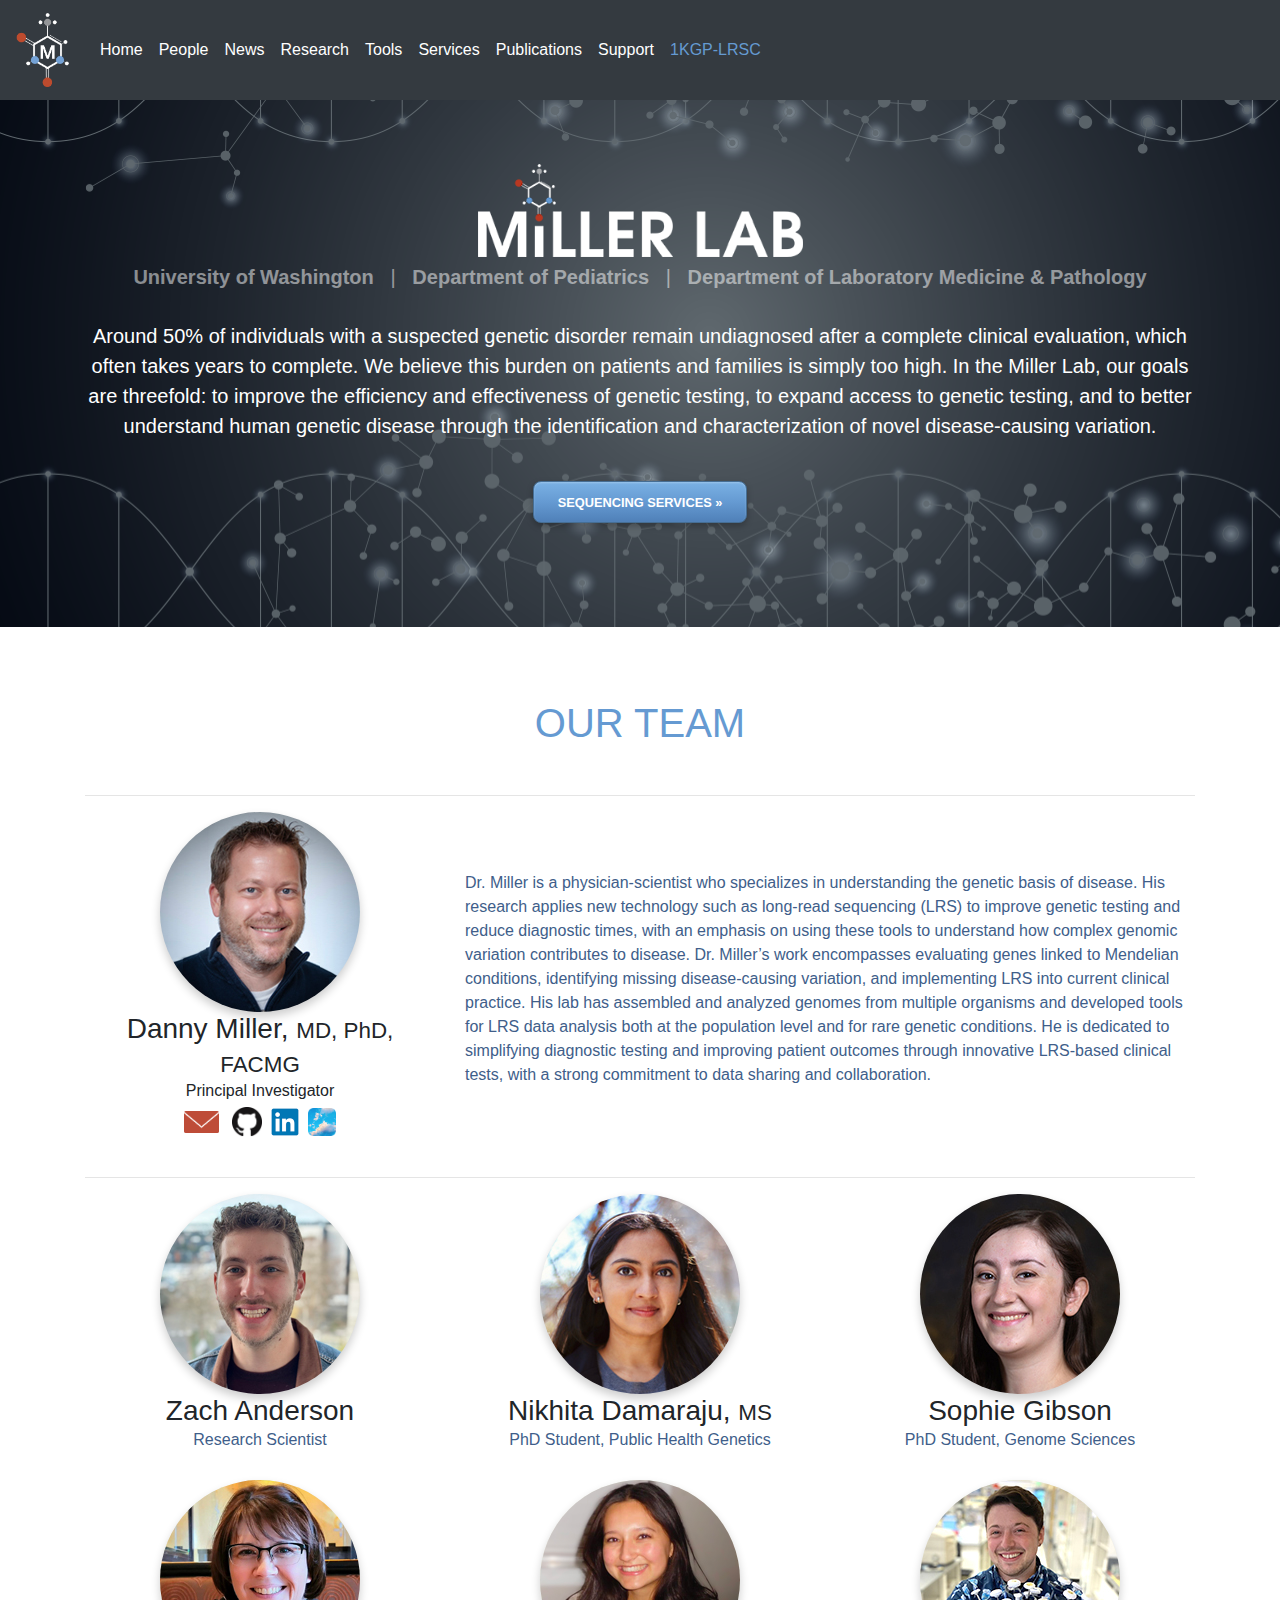
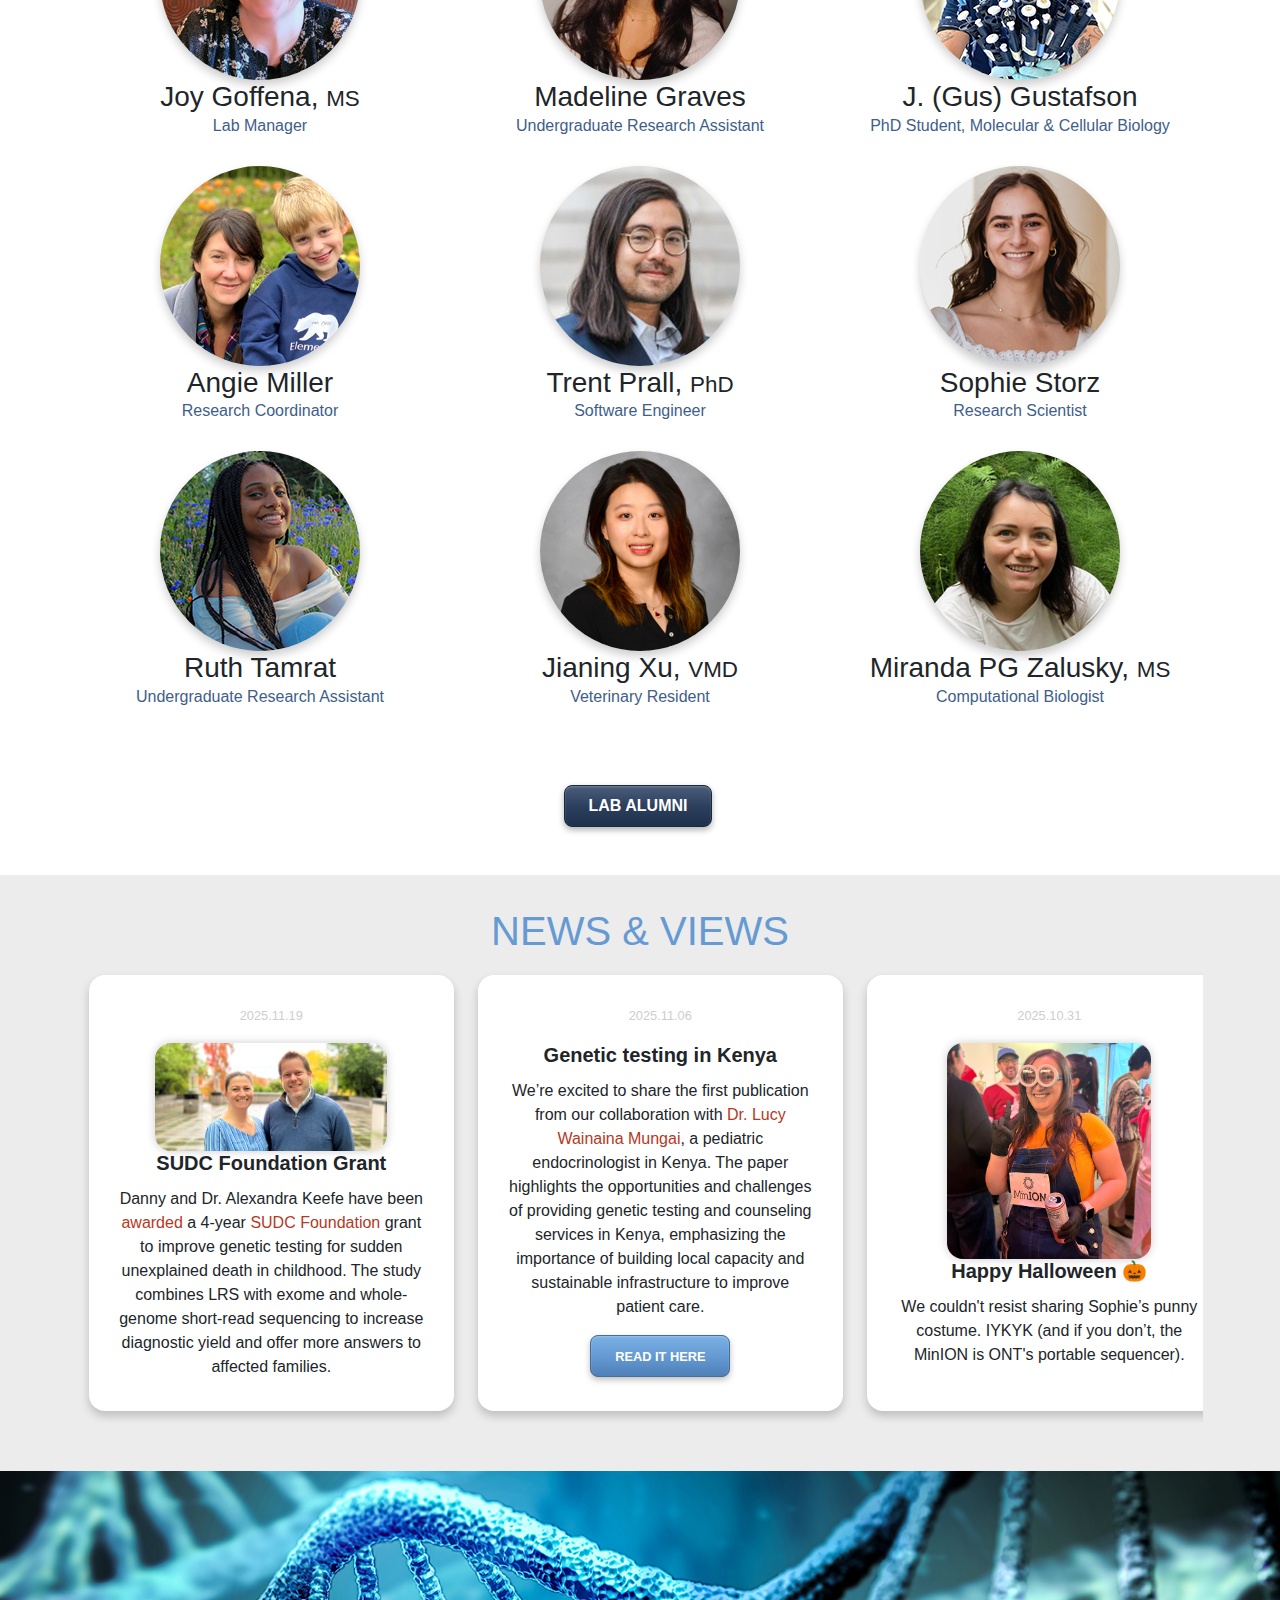
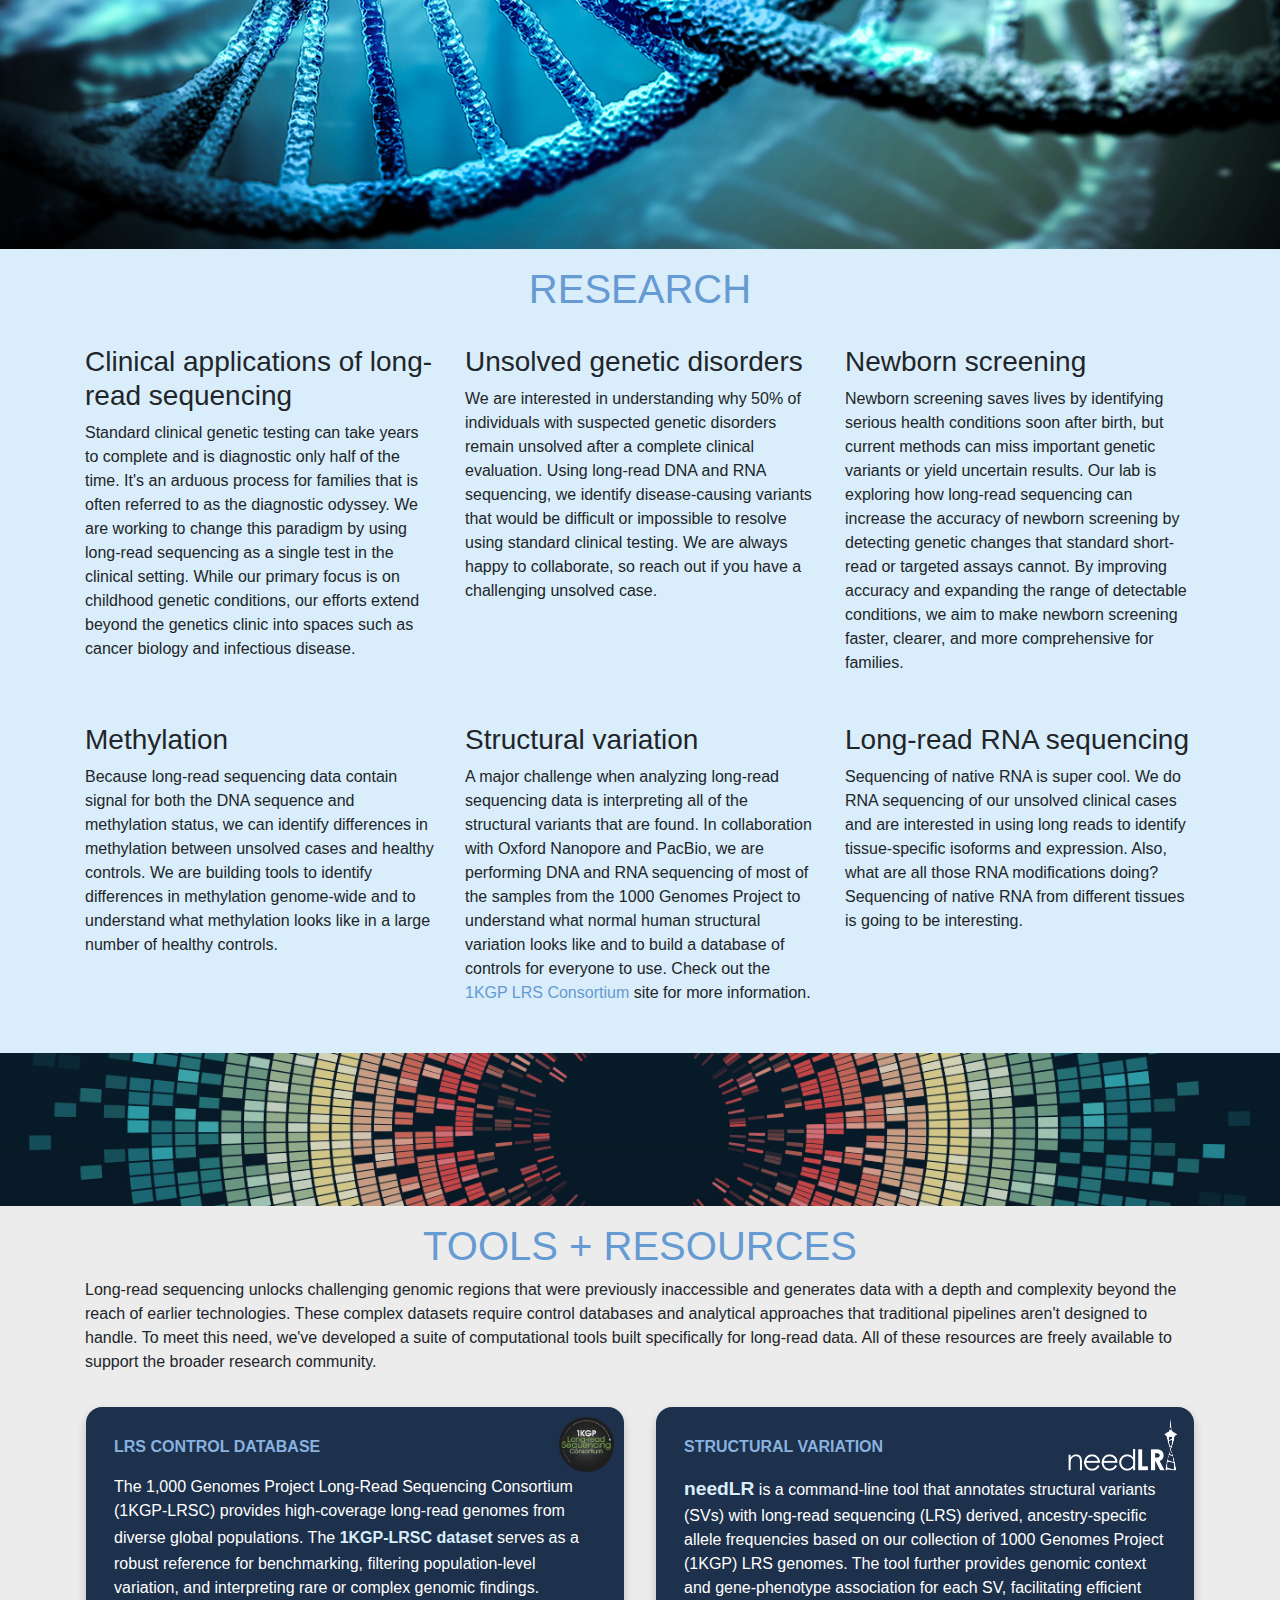
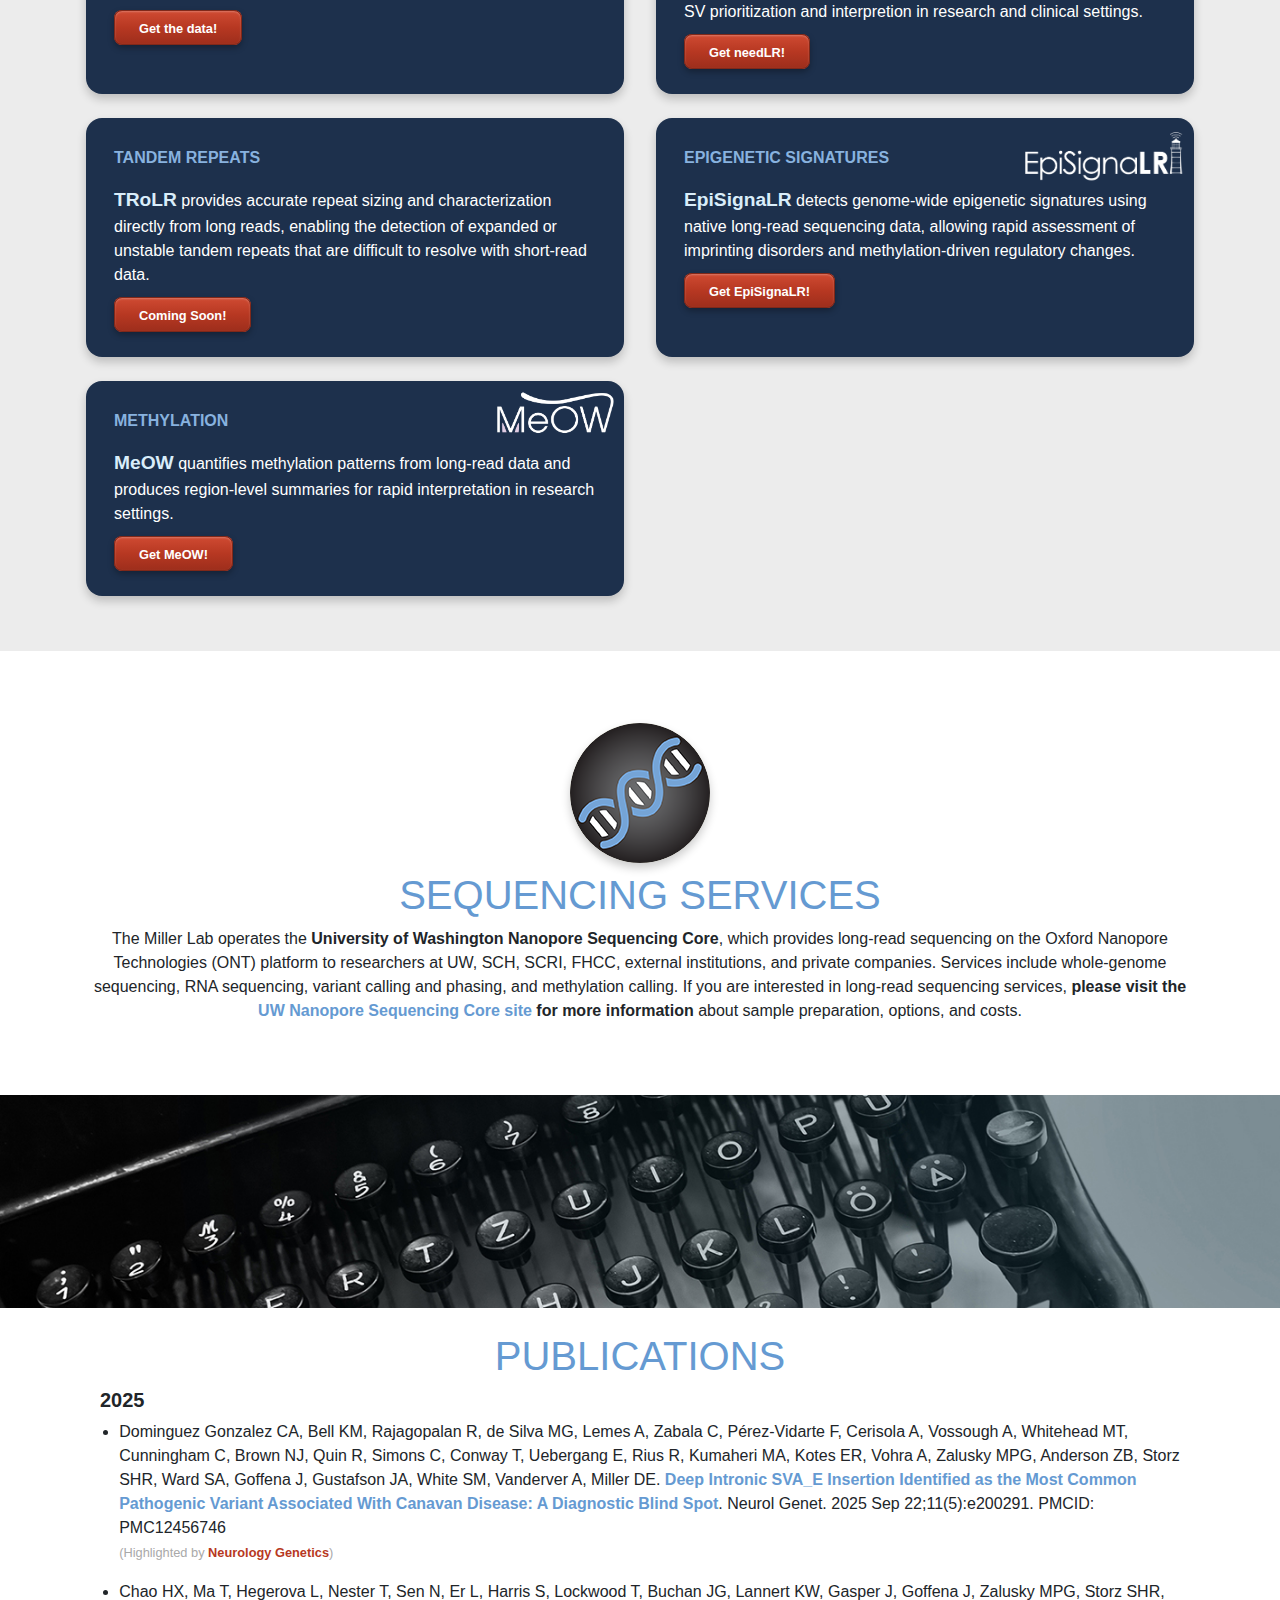
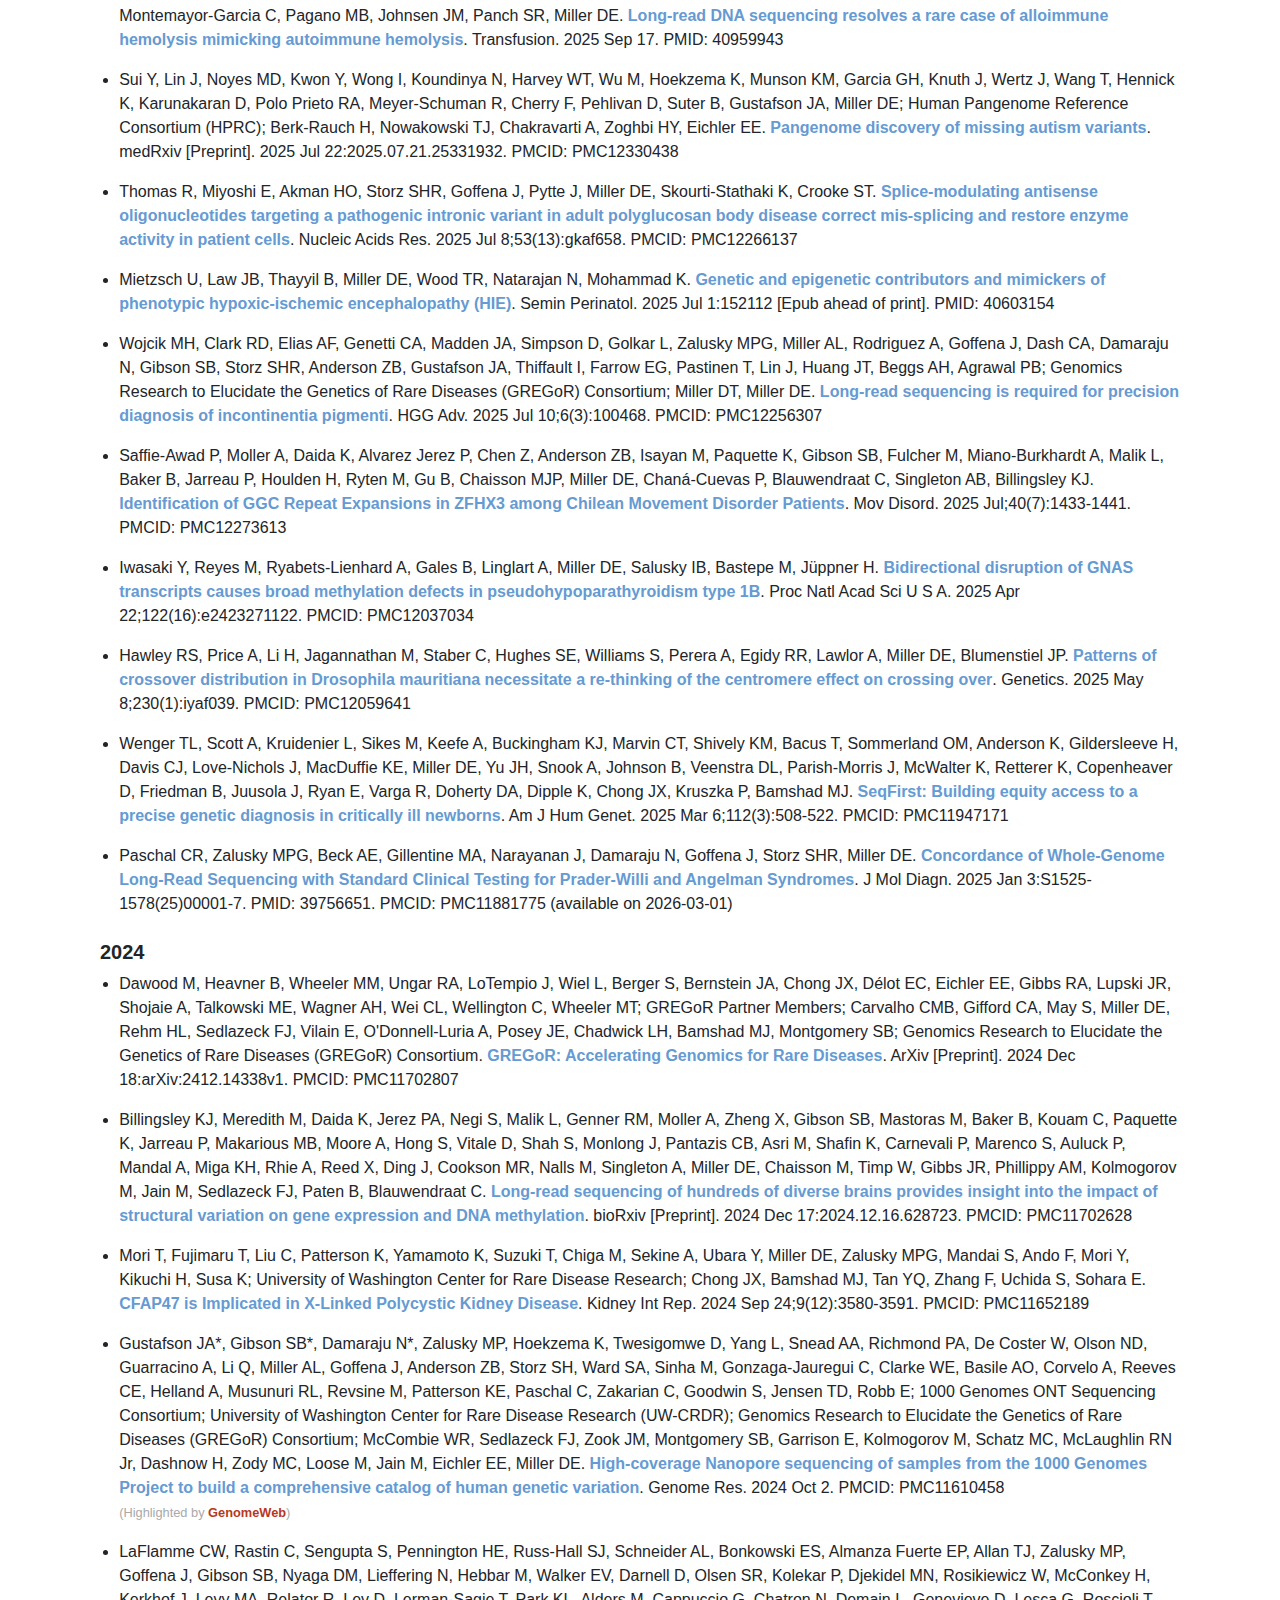
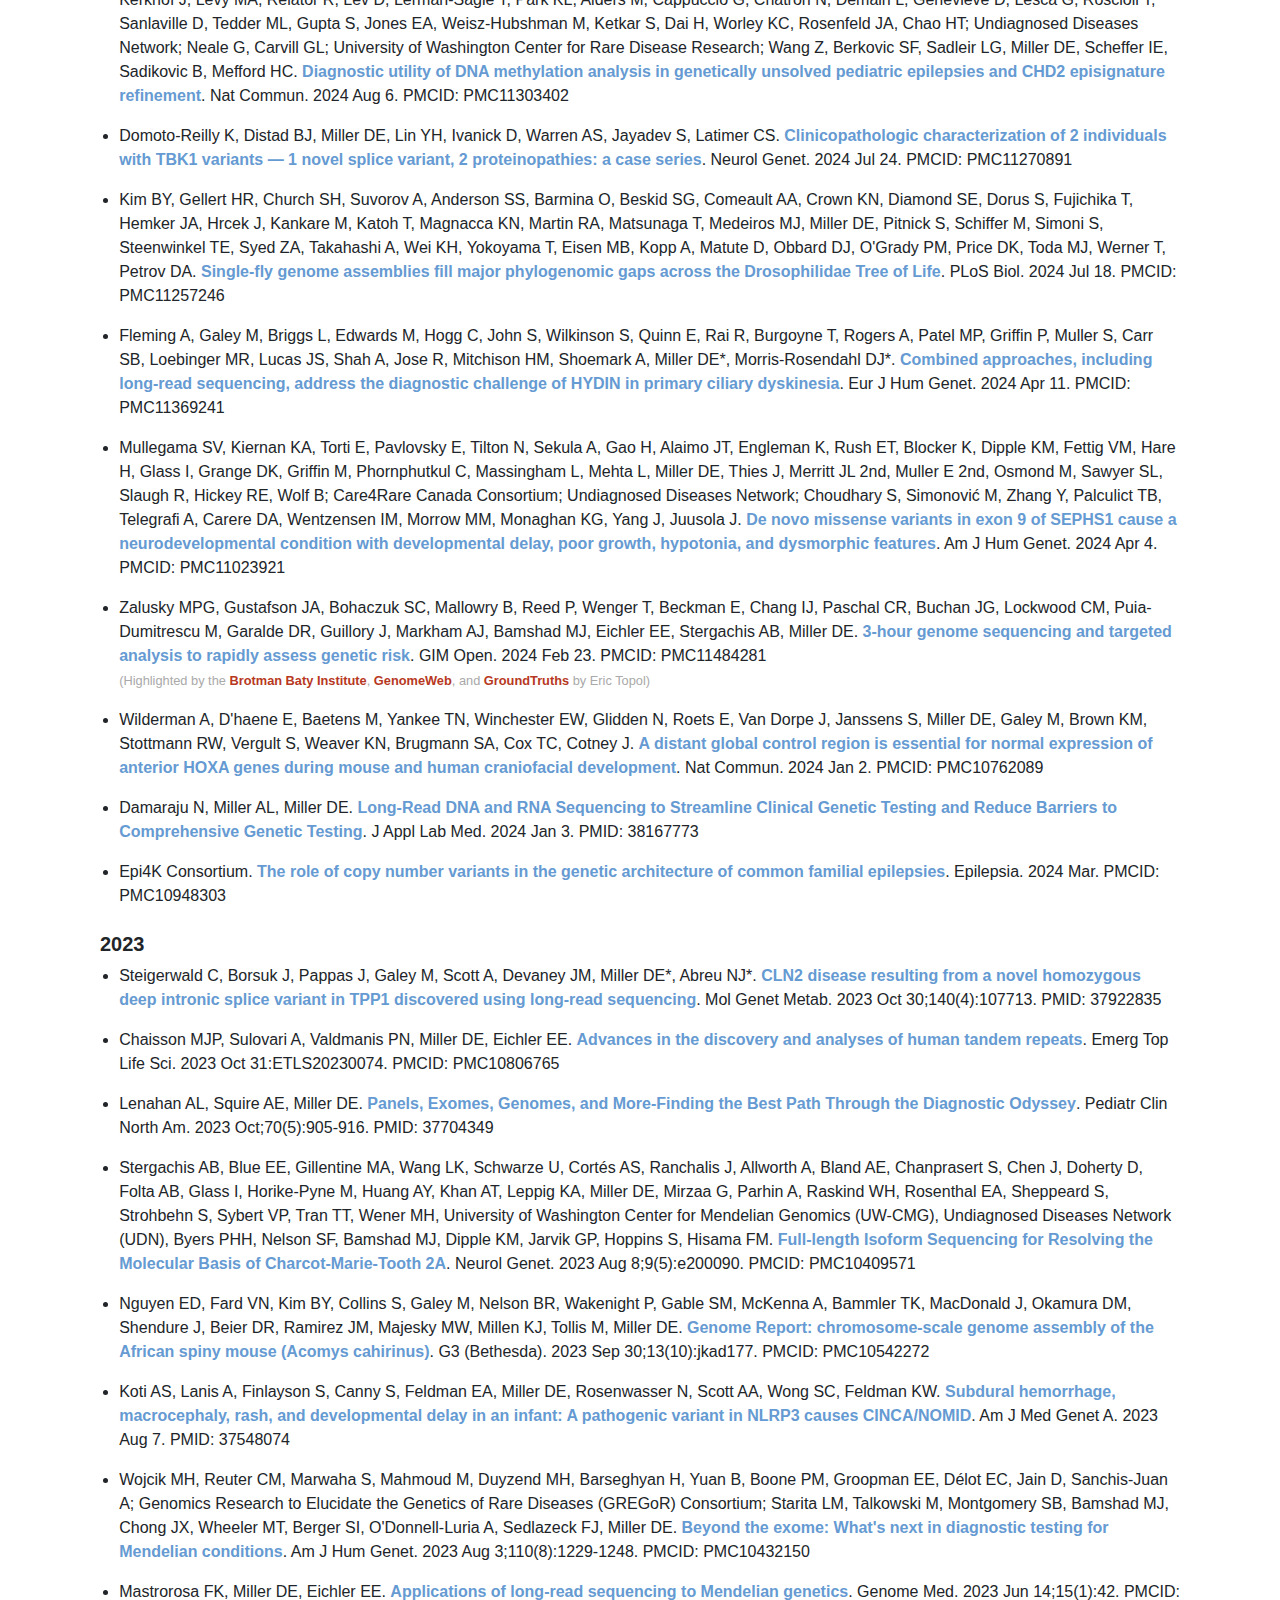
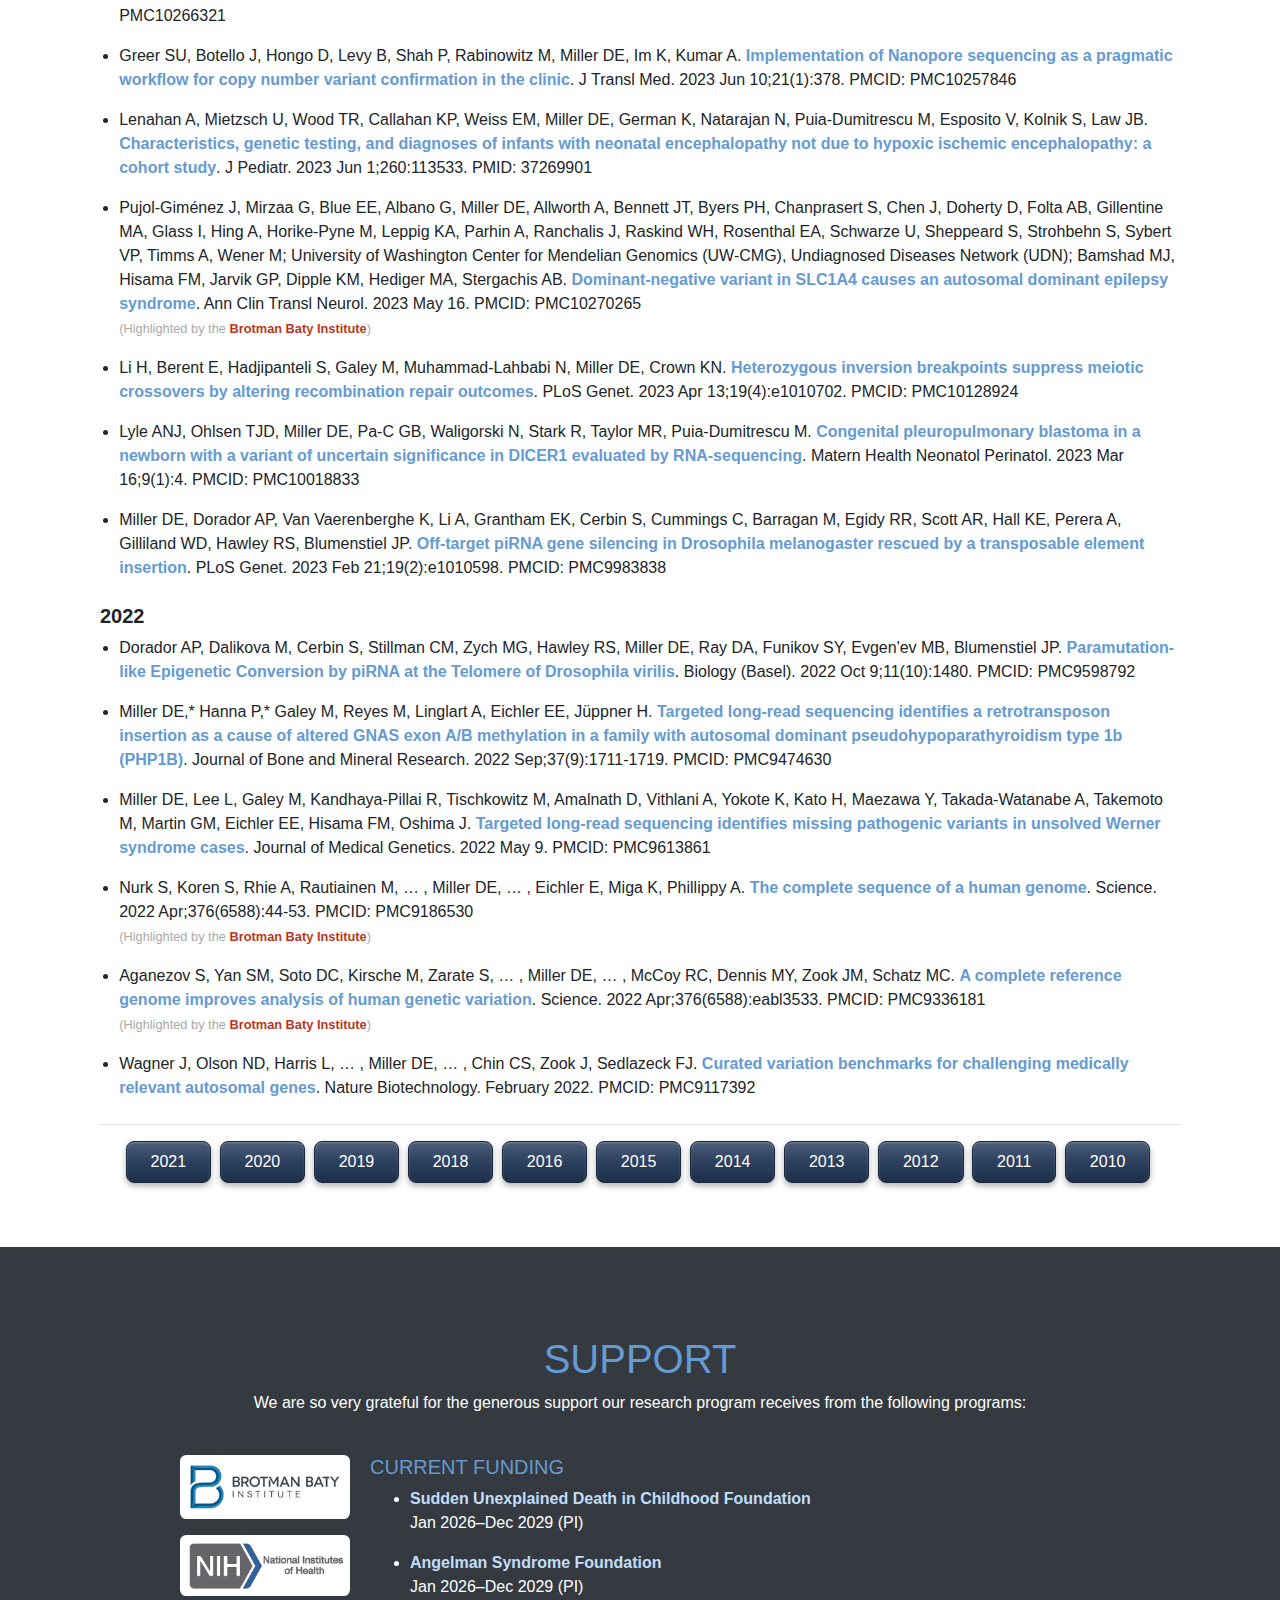
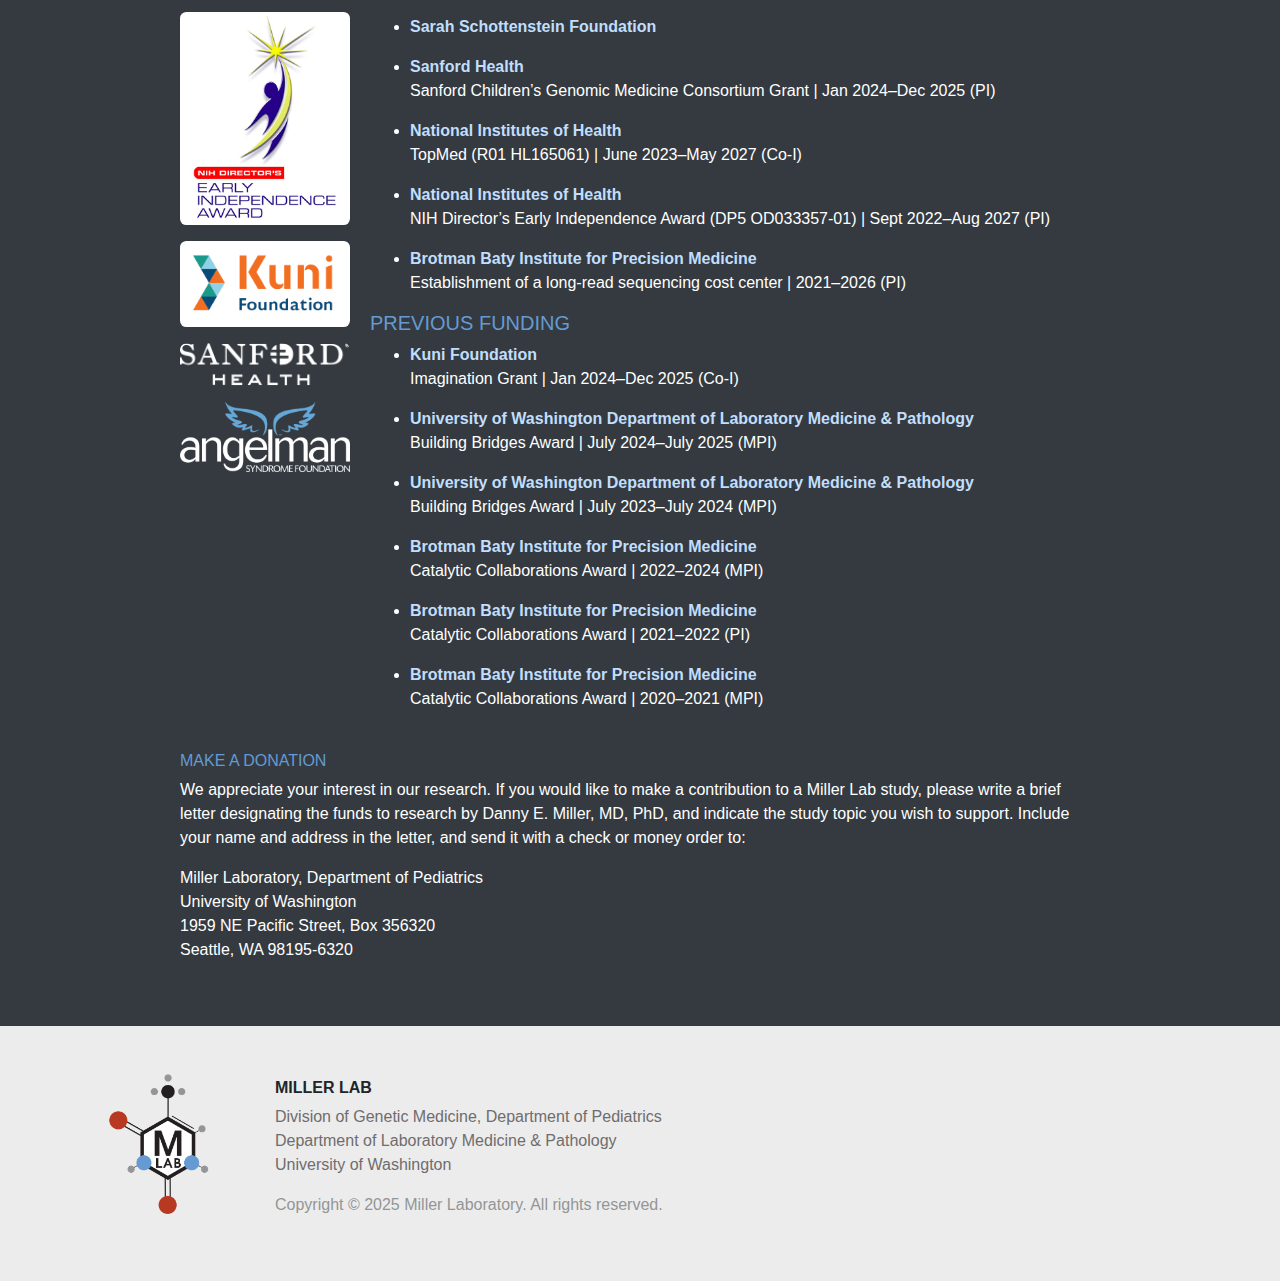
<file: index.html>
<!DOCTYPE html>
<html lang="en">
<head>
   <meta charset="UTF-8">
   <meta http-equiv="X-UA-Compatible" content="IE=edge">
   <meta name="viewport" content="width=device-width, initial-scale=1">
	<meta name="description" content="Led by Danny E. Miller, MD, PhD, the Miller Lab uses long-read Nanopore sequencing to investigate the significance of structural genomic variation,  methylation, and RNA in human disease, and to improve the efficiency and effectiveness of genetic testing and diagnosis."/>
	<meta name="keywords" content="Danny Miller, Danny E. Miller, long-read sequencing, structural variant, structural variation, unsolved genetic disorder, genetic diagnosis, methylation, Oxford Nanopore Technologies, ONT, Nanopore, LRS, whole-genome sequencing, genetic testing, genomics, genome assembly, diagnostic odyssey, UW-NSC, Nanopore Sequencing Core, Univeristy of Washington"/>
   <title>Miller Lab | University of Washington</title>
	<link rel="shortcut icon" type="image/png" href="images/favicon.png">
   <!-- Bootstrap -->
   <link href="css/bootstrap-4.4.1.css" rel="stylesheet">
   <link href="css/styles.css" rel="stylesheet" type="text/css">
</head>

<body>

	<!---Navbar--->

	<nav class="navbar navbar-expand-lg navbar-dark bg-dark sticky-top">
      <a class="navbar-brand" href="#"><img src="images/MillerLabLogo-Mark-Reverse.png" alt="Miller Lab" width="60" id="Home"></a>
		<button class="navbar-toggler"
			type="button"
			data-toggle="collapse"
			data-target="#navbarSupportedContent"
			aria-controls="navbarSupportedContent"
			aria-expanded="false"
			aria-label="Toggle navigation">
			<span class="navbar-toggler-icon"></span>
		</button>
      <div class="collapse navbar-collapse" id="navbarSupportedContent" data-toggle="collapse" data-target=".navbar-collapse">
      	<ul class="navbar-nav mr-auto">
         	<li class="nav-item active">
			  		<a class="nav-link text-white" href="#top">Home
				  	<span class="sr-only">(current)</span></a> </li>
          	<li class="nav-item">
			  		<a class="nav-link text-white" href="#People">People</a> </li>
          	<li class="nav-item">
			  		<a class="nav-link text-white" href="#News">News</a> </li>
          	<li class="nav-item">
			  		<a class="nav-link text-white" href="#Research">Research</a> </li>
				<li class="nav-item">
			  		<a class="nav-link text-white" href="#Tools">Tools</a> </li>
          	<li class="nav-item">
			  		<a class="nav-link text-white" href="#Services">Services</a> </li>
          	<li class="nav-item">
			  		<a class="nav-link text-white" href="#Publications">Publications</a> </li>
		<!--- <li class="nav-item">
			  		<a class="nav-link text-white" href="#Join">Join us!</a> </li>  --->
          	<li class="nav-item">
			  		<a class="nav-link text-white" href="#Support">Support</a> </li>
          	<li class="nav-item">
					<a class="nav-link" style="color:#659AD2" href="/1KGP-LRS.html" target="_blank" rel="noopener noreferrer">1KGP-LRSC</a> </li>
        	</ul>
      </div>
   </nav>


	<!---Mission--->

   <header>
      <div class="jumbotron rounded-0 bg-black" style="background-image: url(images/AdobeStock_177736569v4.png)">
     		<div class="container">
          	<div class="row">
            	<div class="col-12">
            		<p class="img-fluid mb-2 mt-0" style="text-align:center">
							<img src="images/MillerLabLogo-Reverse.png" alt="Miller Lab logo" width="325" class="align-content-lg-center" data-holder-rendered="true">
						</p>
						<h5 class="text-center text-white-50"><strong>University of Washington&nbsp;&nbsp; </strong>|<strong> &nbsp; Department of Pediatrics&nbsp;&nbsp; </strong>|<strong> &nbsp; Department of Laboratory Medicine &amp; Pathology</strong></h5>
							<br><p class="text-center text-white lead"> Around 50% of individuals with a suspected genetic disorder remain undiagnosed after a complete clinical evaluation, which often takes years to complete. We believe this burden on patients and families is simply too high. In the Miller Lab, our goals are threefold: to improve the efficiency and effectiveness of genetic testing, to expand access to genetic testing, and to better understand human genetic disease through the identification and characterization of novel disease-causing variation. </p>
							<br>
    	          		<p class="text-center"><a class="btn text-white" href="/uw-nsc.html" target="_blank" rel="noopener noreferrer" role="button"><small><strong>SEQUENCING SERVICES »</strong></small></a></p>
							<br>
            	</div>
          	</div>
        	</div>
	  	</div>
   </header>


	<!---People--->

	<!---
	 		<div class="col-lg-4 col-md-6 col-sm-12 text-center mb-4">
				<img class="rounded-circle" alt="_____" src="images/_____" style="width: 200px; height: 200px" data-holder-rendered="true">
         	<h3 class="mb-0">_____, <small>_____</small></h3>
            <p class="mb-1" style="color: #405E8A">_____</p>
				<a href="mailto: _____"><img style="width: 35px" src="images/Icon_envelope-red.png" alt="email"></a>
         </div>
	--->

	<section id="People">
      <div class="container">
			<br>
        	<div class="row">
          	<div class="col-lg-12 mb-4 mt-3 text-center">
            	<h1 style="color: #659AD2" class="text-center">OUR TEAM</h1>
          	</div>
        	</div>
      </div>
		<div class="container">
	   <hr>
        <div class="row align-items-center">
          	<div class="col-lg-4 col-md-6 col-sm-12 text-center mb-4">
            	<img class="rounded-circle" alt="Danny" src="images/People_200x200-Danny2023.jpg" style="width: 200px; height: 200px" data-holder-rendered="true">
            	<h3 class="mb-0">Danny Miller, <small>MD, PhD, FACMG</small></h3>
					<p class="mb-1">Principal Investigator</p>
					<a href="mailto: dm1@uw.edu"><img style="width: 35px" src="images/Icon_envelope-red.png" alt="email"></a>&nbsp;&nbsp;
			  		<a href="https://github.com/danrdanny" target="_blank" rel="noopener noreferrer"><img style="width: 30px" src="images/Icon_GitHub-Mark-32px.png" alt="github"></a>&nbsp;
			  		<a href="https://www.linkedin.com/in/danny-e-miller-md-phd/" target="_blank" rel="noopener noreferrer"><img style="width: 28px" src="images/Icon_LinkedIN.png" alt="linkedin"></a>&nbsp;
			  		<a href="https://bsky.app/profile/danrdanny.bsky.social" target="_blank" rel="noopener noreferrer"><img style="width: 28px" src="images/Icon_Bluesky.png" alt="bluesky"></a>
		  		</div>
		  		<div class="col-lg-8 col-md-12 col-sm-12">
        			<p style="color: #405E8A">Dr. Miller is a physician-scientist who specializes in understanding the genetic basis of disease. His research applies new technology such as long-read sequencing (LRS) to improve genetic testing and reduce diagnostic times, with an emphasis on using these tools to understand how complex genomic variation contributes to disease. Dr. Miller’s work encompasses evaluating genes linked to Mendelian conditions, identifying missing disease-causing variation, and implementing LRS into current clinical practice. His lab has assembled and analyzed genomes from multiple organisms and developed tools for LRS data analysis both at the population level and for rare genetic conditions. He is dedicated to simplifying diagnostic testing and improving patient outcomes through innovative LRS-based clinical tests, with a strong commitment to data sharing and collaboration.</p>
     	   	</div>
			</div>
	   <hr>
		<div class="row">
	 	  	<div class="col-lg-4 col-md-6 col-sm-12 text-center mb-4">
				<img class="rounded-circle" alt="Zach" src="images/People_200x200-Zach2026.jpg" style="width: 200px; height: 200px" data-holder-rendered="true">
            <h3 class="mb-0">Zach Anderson</h3>
            <p class="mb-1" style="color: #405E8A">Research Scientist</p>
         </div>
		  	<div class="col-lg-4 col-md-6 col-sm-12 text-center mb-4">
				<img class="rounded-circle" alt="Nikhita" src="images/People_200x200-Nikhita.jpg" style="width: 200px; height: 200px" data-holder-rendered="true">
            <h3 class="mb-0">Nikhita Damaraju, <small>MS</small></h3>
            <p class="mb-1" style="color: #405E8A">PhD Student, Public Health Genetics</p>
         </div>
	 	  	<div class="col-lg-4 col-md-6 col-sm-12 text-center mb-4">
				<img class="rounded-circle" alt="Sophie" src="images/People_200x200-Sophie.jpg" style="width: 200px; height: 200px" data-holder-rendered="true">
            <h3 class="mb-0">Sophie Gibson <small></small></h3>
            <p class="mb-1" style="color: #405E8A">PhD Student, Genome Sciences</p>
         </div>
         <div class="col-lg-4 col-md-6 col-sm-12 text-center mb-4">
      		<img class="rounded-circle" alt="Joy" src="images/People_200x200-Joy.jpg" style="width: 200px; height: 200px" data-holder-rendered="true">
         	<h3 class="mb-0">Joy Goffena, <small>MS</small></h3>
         	<p class="mb-1" style="color: #405E8A">Lab Manager</p>
         </div>
	 	  	<div class="col-lg-4 col-md-6 col-sm-12 text-center mb-4">
				<img class="rounded-circle" alt="Madeline" src="images/People_200x200-Madeline.jpg" style="width: 200px; height: 200px" data-holder-rendered="true">
            <h3 class="mb-0">Madeline Graves</h3>
            <p class="mb-1" style="color: #405E8A">Undergraduate Research Assistant</p>
         </div>
	 	  	<div class="col-lg-4 col-md-6 col-sm-12 text-center mb-4">
				<img class="rounded-circle" alt="Gus" src="images/People_200x200-Gus.jpg" style="width: 200px; height: 200px" data-holder-rendered="true">
            <h3 class="mb-0">J. (Gus) Gustafson <small></small></h3>
            <p class="mb-1" style="color: #405E8A">PhD Student, Molecular &amp; Cellular Biology</p>
         </div>
	  	  	<div class="col-lg-4 col-md-6 col-sm-12 text-center mb-4">
				<img class="rounded-circle" alt="Angie" src="images/People_200x200-Angie.jpg" style="width: 200px; height: 200px" data-holder-rendered="true">
            <h3 class="mb-0">Angie Miller</h3>
            <p class="mb-1" style="color: #405E8A">Research Coordinator</p>
		  	</div>
<!---	 		<div class="col-lg-4 col-md-6 col-sm-12 text-center mb-4">
				<img class="rounded-circle" alt="Min Seon Park" src="images/People_200x200-MinSeon.jpg" style="width: 200px; height: 200px" data-holder-rendered="true">
         	<h3 class="mb-0">Min Seon Park, <small>MS</small></h3>
            <p class="mb-1" style="color: #405E8A">PhD Student, Public Health Genetics</p>
            <p class="mb-0"></p>
         </div> --->
	 	  	<div class="col-lg-4 col-md-6 col-sm-12 text-center mb-4">
				<img class="rounded-circle" alt="Trent" src="images/People_200x200-Trent.jpg" style="width: 200px; height: 200px" data-holder-rendered="true">
            <h3 class="mb-0">Trent Prall, <small>PhD</small></h3>
            <p class="mb-1" style="color: #405E8A">Software Engineer</p>
         </div>
	 	  	<div class="col-lg-4 col-md-6 col-sm-12 text-center mb-4">
				<img class="rounded-circle" alt="Sophie S" src="images/People_200x200-SophieS.jpg" style="width: 200px; height: 200px" data-holder-rendered="true">
            <h3 class="mb-0">Sophie Storz</h3>
            <p class="mb-1" style="color: #405E8A">Research Scientist</p>
         </div>
	 		<div class="col-lg-4 col-md-6 col-sm-12 text-center mb-4">
				<img class="rounded-circle" alt="Ruth" src="images/People_200x200-Ruth.jpg" style="width: 200px; height: 200px" data-holder-rendered="true">
         	<h3 class="mb-0">Ruth Tamrat</h3>
            <p class="mb-1" style="color: #405E8A">Undergraduate Research Assistant</p>
         </div>
	 	  	<div class="col-lg-4 col-md-6 col-sm-12 text-center mb-4">
				<img class="rounded-circle" alt="Jianing" src="images/People_200x200-Jianing.jpg" style="width: 200px; height: 200px" data-holder-rendered="true">
            <h3 class="mb-0">Jianing Xu, <small>VMD</small></h3>
            <p class="mb-1" style="color: #405E8A">Veterinary Resident</p>
         </div>
         <div class="col-lg-4 col-md-6 col-sm-12 text-center mb-4">
            <img class="rounded-circle" alt="Miranda" src="images/People_200x200-Miranda.jpg" style="width: 200px; height: 200px" data-holder-rendered="true">
            <h3 class="mb-0">Miranda PG Zalusky, <small>MS</small></h3>
            <p class="mb-1" style="color: #405E8A">Computational Biologist</p>
         </div>
		</div>
			<br><br>
		<div class="text-center">
		  <button type="button" class="btn-pubs mr-1 mb-5" data-toggle="collapse" data-target="#labalumni" aria-expanded="false" aria-controls="labalumni"><strong>LAB ALUMNI</strong></button>
		</div>
			<ul class="collapse mt-4 mb-4" id="labalumni">
				<h5><strong>Lab Alumni</strong></h5>
				<li><strong>Bernhard Kayser, PhD</strong> | Visiting Scientist | 2024</li>
				<li><strong>Kelsey Kanavel</strong> | Master's Student, Genetic Epidemiology | 2024–2025</li>
				<li><strong>Maisha Sinha</strong> | Undergraduate Research Assistant | 2023–2024</li>
				<li><strong>Pankhuri Gupta</strong> | Research Genetic Counselor | 2023–2025</li>
				<li><strong>Pax Reed</strong> | Research Scientist | 2022</li>
				<li><strong>Shreya Chacko</strong> | Undergraduate Research Assistant | 2025</li>
				<li><strong>Sunny Ye</strong> | Master's Student, Laboratory Medicine | 2024–2025</li>
				<li><strong>Sydney Ward</strong> | Research Scientist | 2023–2025</li>
			</ul>
	  	</div>
  	</section>


	<!---News--->

	<!---
			<div class="card" style="width: 24rem;">
  				<div class="card-body">
					<p style="color:#CECECE"><small>2024.</small></p>
  					<img src="___" class="card-img-top" alt="">
    				<h5 class="card-title">Title</h5>
    				<p class="card-text">Text <a href="___" target="_blank" rel="noopener noreferrer" style="color:#B73822">LINK</a></p>
    				<a href="___" target="_blank" rel="noopener noreferrer" class="btn"><small><strong>LEARN MORE</strong></small></a>
  				</div>
			</div>

			<div class="card" style="width: 24rem; background-color: #D9EDFA">
  				<div class="card-body">
  					<img src="images/News_Presentation.png" class="card-img-top shadow-none mb-1" alt="Presentations" style="width: 39%; border-radius:0">
    				<h5 class="card-title" style="color: #405E8A">Upcoming Presentations</h5>
						<ul class="text-left" style="padding-left: 1.2em">
							<li><strong><font color="#659AD2">Nov 5–9:</font> Sophie G., Nikhita and Gus</strong> are presenting posters at <a href="https://www.ashg.org/meetings/2024meeting/schedule/" target="_blank" rel="noopener noreferrer" style="color:#B73822">ASHG</a> in Denver.</li>
						<li><strong><font color="#659AD2">Nov 7:</font> Danny</strong> is speaking in the <i>AJHG at 75: Looking to the Future of Human Genetics Research</i> session at <a href="https://www.ashg.org/meetings/2024meeting/program/ashg-2024-featured-symposium-schedule/" target="_blank" rel="noopener noreferrer" style="color:#B73822">ASHG</a> in Denver.</li>
						</ul>
  				</div>
			</div>
	--->

  	<section id="News">
 		<div style="background-color:#ECECEC">
      	<div class="container">
				<br>
        		<div class="row">
          		<div class="col-sm-12 mt-2">
			  		<h1 style="color: #659AD2" class="text-center">NEWS &amp; VIEWS</h1>
          		</div>
        		</div>
	  		</div>
	  	</div>
	</section>

	<div style="background-color:#ECECEC">
	  	<div id="carousel">

			<div class="card2" style="width: 24rem;">
  				<div class="card-body">
					<p style="color:#CECECE"><small>2025.11.19</small></p>
  					<img src="images/News_Keefe-Miller-SUDC.jpg" class="card-img-top" style="width: 75%;" alt="Drs. Miller & Keefe">
    				<h5 class="card-title">SUDC Foundation Grant</h5>
    				<p class="card-text">Danny and Dr. Alexandra Keefe have been <a href="https://sudc.org/wp-content/uploads/2025/11/FINAL-Miller-Press-Release2.pdf" target="_blank" rel="noopener noreferrer" style="color:#B73822">awarded</a> a 4-year <a href="https://sudc.org/" target="_blank" rel="noopener noreferrer" style="color:#B73822">SUDC Foundation</a> grant to improve genetic testing for sudden unexplained death in childhood. The study combines LRS with exome and whole-genome short-read sequencing to increase diagnostic yield and offer more answers to affected families.</p>
  				</div>
			</div>

			<div class="card2" style="width: 24rem;">
  				<div class="card-body">
					<p style="color:#CECECE"><small>2025.11.06</small></p>
    				<h5 class="card-title">Genetic testing in Kenya</h5>
    				<p class="card-text">We’re excited to share the first publication from our collaboration with <a href="https://scholar.google.com/citations?hl=en&user=0dRp5KQAAAAJ&view_op=list_works&sortby=pubdate" target="_blank" rel="noopener noreferrer" style="color:#B73822">Dr. Lucy Wainaina Mungai</a>, a pediatric endocrinologist in Kenya. The paper highlights the opportunities and challenges of providing genetic testing and counseling services in Kenya, emphasizing the importance of building local capacity and sustainable infrastructure to improve patient care.</p>
    				<a href="https://ojrd.biomedcentral.com/articles/10.1186/s13023-025-03881-3" target="_blank" rel="noopener noreferrer" class="btn"><small><strong>READ IT HERE</strong></small></a>
  				</div>
			</div>

			<div class="card2" style="width: 24rem;">
  				<div class="card-body">
					<p style="color:#CECECE"><small>2025.10.31</small></p>
  					<img src="/images/News_MinION-Sophie.jpg" style="width: 66%;" class="card-img-top" alt="Halloween">
    				<br>
					<h5 class="card-title">Happy Halloween &#x1f383;</h5>
					<p>We couldn't resist sharing Sophie’s punny costume. IYKYK (and if you don’t, the MinION is ONT's portable sequencer).</p>
  				</div>
			</div>

			<div class="card3" style="width: 24rem;">
  				<div class="card-body">
					<p style="color:#CECECE"><small>2025.10.13</small></p>
  					<img src="/images/News_ASHG2025.png" class="card-img-top mb-4" style="border-radius:0; width:80%;" alt="ASHG2025">
    				<h5 class="card-title">Catch us at ASHG!</h5>
    				<p class="card-text"><a href="https://meetings.ashg.org/event/ASHG25/speakers/SPEJUTGAOZD" target="_blank" rel="noopener noreferrer" style="color:#B73822">Danny</a>, <a href="https://meetings.ashg.org/event/ASHG25/speakers/SPEMSOSDPTG" target="_blank" rel="noopener noreferrer" style="color:#B73822">Sophie G</a>, and <a href="https://meetings.ashg.org/event/ASHG25/speakers/SPEXNYTKGHM" target="_blank" rel="noopener noreferrer" style="color:#B73822">Gus</a> will be giving talks, and <a href="https://meetings.ashg.org/event/ASHG25/speakers/SPEDRXMPIUP" target="_blank" rel="noopener noreferrer" style="color:#B73822">Nikhita</a> is presenting a poster and moderating a session. Come find us to chat about our work, ask questions, or just say hello — we’d love to connect!</p>
  				</div>
			</div>

			<div class="card2" style="width: 24rem;">
  				<div class="card-body">
					<p style="color:#CECECE"><small>2025.08.07</small></p>
  					<img src="/images/News_BeachDay2025.jpg" class="card-img-top mb-4" alt="Beach day">
    				<br>
					<h5 class="card-title">Summer fun in the Miller Lab!</h5>
  				</div>
			</div>

			<div class="card" style="width: 24rem;">
  				<div class="card-body">
					<p style="color:#CECECE"><small>2025.01.10</small></p>
    				<h5 class="card-title">Jianing Earns 2025 mim_c Trainee Award!</h5>
    				<p class="card-text">Big congratulations to Jianing, recipient of a 2025 Trainee Program Award from UW's <a href="https://mimcuw.org/traineeprogram" target="_blank" rel="noopener noreferrer" style="color:#B73822">Microbial Interactions and Microbiome Center</a>! Her project investigates the impact of microbiome composition on graft-vs-host disease severity.<br><span style="font-size: 3em;">&#128079;</span></p>
  				</div>
			</div>

			<div class="card" style="width: 24rem;">
  				<div class="card-body">
					<p style="color:#CECECE"><small>2024.10.01</small></p>
    				<h5 class="card-title">BBI Long-read Sequencing Symposium</h5>
    				<p class="card-text">Register by 10/16 for the 2nd Annual Seattle-area <a href="https://brotmanbaty.org/events/2024-long-read-sequencing-symposium" target="_blank" rel="noopener noreferrer" style="color:#B73822">Long-Read Sequencing Symposium</a>. This year's speakers include: Jay Sarthy, Chia Lin Wei, Mitchell Vollger, Jesse Bengtsson, Scott Furlan, and Evan Eichler.</p>
					<a href="https://redcap.iths.org/surveys/?s=NM7XRTTWFF7AHM77" target="_blank" rel="noopener noreferrer" class="btn-expired"><small><strong>REGISTER</strong></small></a>
		  		</div>
			</div>

			<div class="card2" style="width: 24rem;">
  				<div class="card-body">
					<p style="color:#CECECE"><small>2024.04.01</small></p>
    				<h5 class="card-title">1KGP Long-read Sequencing Consortium update</h5>
    				<p class="card-text">The lab has been hard at work analyzing data from the 1000 Genomes Project Long-read Sequencing Consortium. See the <a href="https://www.medrxiv.org/content/10.1101/2024.03.05.24303792v1" target="_blank" rel="noopener noreferrer" style="color:#B73822">preprint on medRxiv</a> from our analysis of the first 100 samples sequenced as part of this project, and check out <a href="https://brotmanbaty.org/news/long-read-sequencing-consortium-offers-phd-students-a-role-in-addressing" target="_blank" rel="noopener noreferrer" style="color:#B73822">this nice summary</a> from the BBI featuring grad students Sophie, Nihkita, and Gus!</p>
    				<a href="https://millerlaboratory.com/1KGP-LRS.html" target="_blank" rel="noopener noreferrer" class="btn"><small><strong>1KGP-LRS CONSORTIUM</strong></small></a>
  				</div>
			</div>

			<div class="card2" style="width: 24rem;">
  				<div class="card-body">
					<p style="color:#CECECE"><small>2023.10.16</small></p>
    				<h5 class="card-title">Are you a genetics provider?<br>&#129516;&#129516;&nbsp;&nbsp;&nbsp;<a href="https://redcap.link/LRS" target="_blank" rel="noopener noreferrer" style="color:#659AD2">Take this survey!</a>&nbsp;&nbsp;&nbsp;&#129516;&#129516;</h5>
    				<p class="card-text">Miller Lab member KC Kent is surveying providers who order genetic testing about their experience with long-read sequencing and their opinions about LRS as a clinical diagnostic test. No experience with LRS? That's OK – we still want to learn what factors you use to choose a genetic test. All participation is valuable.</p>
    				<a href="https://redcap.link/LRS" target="_blank" rel="noopener noreferrer" class="btn-expired"><small><strong>COMPLETE THE SURVEY</strong></small></a>
  				</div>
			</div>

			<div class="card" style="width: 24rem;">
  				<div class="card-body">
					<p style="color:#CECECE"><small>2023.09.19</small></p>
    				<h5 class="card-title">Long-read Sequencing Symposium</h5>
    				<p class="card-text">Danny recently sat down for <a href="https://brotmanbaty.org/news/upcoming-long-read-sequencing-symposium-q-and-a-with-bbis-dr-danny-miller" target="_blank" rel="noopener noreferrer" style="color:#B73822">a Q&amp;A</a> about the upcoming Long-Read Sequencing Symposium at Fred Hutch Cancer Center on November 15. Click below to register, or email <a href="mailto: BBI-events@uw.edu?Subject=Long-read Sequencing Symposium" style="color:#B73822">BBI-events@uw.edu</a> for more information.</p>
					<a href="https://redcap.iths.org/surveys/?s=4A79DCW9WP8AD8X3" target="_blank" rel="noopener noreferrer" class="btn-expired"><small><strong>REGISTER</strong></small></a>
		  		</div>
			</div>

			<div class="card3" style="width: 24rem;">
  				<div class="card-body">
					<p style="color:#CECECE"><small>2023.09.06</small></p>
  					<img src="images/Logo_NIH_NHGRI.jpg" class="card-img-top shadow-none mb-4" style="border-radius:0" alt="NHGRI logo">
    				<h5 class="card-title">Congratulations to Sophie G!</h5>
    				<p class="card-text">Very excited for Miller Lab member Sophie Gibson, who has been awarded an NIH/NHGRI Genome Training Grant through the UW Department of Genome Sciences.</p>
  				</div>
			</div>

			<div class="card2" style="width: 24rem;">
  				<div class="card-body">
					<p style="color:#CECECE"><small>2023.08.29</small></p>
  					<img src="images/News_img_GTA_book.webp" class="card-img-top mb-1" alt="Genetic Theory and Analysis" style="width: 39%; border-radius:0">
    				<h5 class="card-title">On shelves now!</h5>
    				<p class="card-text">Our book <em>Genetic Theory and Analysis: Finding Meaning in a Genome</em> is finally <a href="https://www.amazon.com/Advanced-Genetic-Analysis-Scott-Hawley/dp/1118086929" target="_blank" rel="noopener noreferrer" style="color:#B73822">available to order</a>! Feeling so lucky for the privilege of working on this with our friend and mentor <a href="https://en.wikipedia.org/wiki/R._Scott_Hawley" target="_blank" rel="noopener noreferrer" style="color:#B73822">Scott Hawley</a> &#x2764;&#xfe0f;</p>
  				</div>
			</div>

			<div class="card2" style="width: 24rem;">
  				<div class="card-body">
					<p style="color:#CECECE"><small>2023.07.29</small></p>
  					<img src="images/Logo_CSHL.png" class="mt-0 mb-3 shadow-none" style="border-radius: 0%; width: 20%" alt="CSHL logo">
    				<h5 class="card-title">Computational Genomics course Nov. 29–Dec. 6</h5>
    				<p class="card-text">Applications are due August 15 for the 2023 Computational Genomics course at Cold Spring Harbor Laboratories. Danny will be co-teaching the course this year with <a href="https://www.hawkinslab.org/index.html" target="_blank" rel="noopener noreferrer" style="color:#B73822">David Hawkins</a> and <a href="https://www.msi.umn.edu/users/ljmills" target="_blank" rel="noopener noreferrer" style="color:#B73822">Lauren Mills</a>. <br><big>&#8681;</big><br>
    				<a href="https://meetings.cshl.edu/courses.aspx?course=c-ecg&year=23" target="_blank" rel="noopener noreferrer" class="btn"><small><strong>LEARN MORE</strong></small></a></p>
  				</div>
			</div>

			<div class="card3" style="width: 24rem;">
  				<div class="card-body">
					<p style="color:#CECECE"><small>2023.06</small></p>
    				<h5 class="card-title">Building Bridges</h5>
    				<p class="card-text">Excited to receive the UW Department of Laboratory Medicine &amp; Pathology's Building Bridges Award with co-PI Dr. Brian Shirts. This will help fund work by grad student Nikhita Damaraju, who is pursuing a PhD in Public Health Genetics.</p>
					<img src="images/Logo_UW-DLMP.png" style="border-radius: 0%; width:50%" class="card-img-top shadow-none" alt="Sophie">
				</div>
			</div>

			<div class="card2" style="width: 24rem;">
  				<div class="card-body">
					<p style="color:#CECECE"><small>2023.05.29</small></p>
    				<h5 class="card-title">Our lab is growing!</h5>
    				<p class="card-text">Very happy to welcome two talented graduate students to our team, Sophie Gibson (Genome Sciences) and J. (Gus) Gustafson (Molecular &amp; Cellular Biology).</p>
					<img src="images/People_200x200-Sophie.jpg" style="border-radius: 0%; width:50%" class="card-img-top" alt="Sophie"><img src="images/People_200x200-Gus.jpg" style="border-radius: 0%; width:50%" class="card-img-top" alt="Gus">
  				</div>
			</div>

			<div class="card2" style="width: 24rem;">
  				<div class="card-body">
					<p style="color:#CECECE" class="mb-0"><small>2023.03.01</small></p>
  					<img src="images/News_ASCI.jpg" alt="ASCI" class="mt-0 mb-1 shadow-none" style="border-radius: 0%; width: 100%">
   	 			<h5 class="card-title">2023 ASCI Young Physician-Scientist Award</h5>
   	 			<p class="card-text">Congratulations to Danny on being selected as one of this year's recipients of the American Society for Clinical Investigation's <a href="https://the-asci.org/controllers/asci/DirectoryController.php?action=byRecognition&year=2023&recognition=EarlyCareerYpsa" target="_blank" rel="noopener noreferrer" style="color:#B73822">Young Physician-Scientist Award</a>, which recognizes early-career physician-scientists who have made notable achievements in their research.</p>
  				</div>
			</div>

			<div class="card3" style="width: 24rem;">
	  			<div class="card-body">
					<p style="color:#CECECE"><small>2023.02.13</small></p>
    				<h5 class="card-title">UW Nanopore Sequencing Core</h5>
    				<p class="card-text">Thanks to the Brotman Baty Institute for <a href="https://brotmanbaty.org/news/miller-lab-offering-targeted-whole-genome-and-single-cell-long-read" target="_blank" rel="noopener noreferrer" style="color:#B73822">this nice writeup</a> about some of the work we do in the Miller Lab. We're starting to test out single-cell Nanoopore sequencing, so let us know if you are interested in trying it out.</p>
					<a href="/uw-nsc.html" target="_blank" rel="noopener noreferrer" class="btn"><small><strong>LEARN MORE</strong></small></a>
				</div>
			</div>

			<div class="card" style="width: 24rem;">
	  			<div class="card-body">
					<p style="color:#CECECE"><img src="images/News_StarConfetti_AdobeStock_187025009.png" class="mt-1 shadow-none" style="border-radius: 0%; width: 100%" alt="Stars"><br><small>2023.01.08</small></p>
 	   			<h5 class="card-title">Happy New Year!</h5>
 		  			<p class="card-text">Check out these recent talks at the <a href="https://www.youtube.com/watch?v=lOh1_jdx91s" target="_blank" rel="noopener noreferrer" style="color:#B73822">2022 Nanopore Community Meeting</a> and a <a href="https://www.youtube.com/watch?v=ta12DHlNMyM" target="_blank" rel="noopener noreferrer" style="color:#B73822">UW Laboratory Medicine &amp; Pathology Grand Rounds</a> to hear about how the Miller Lab is using long-read sequencing in unsolved genetic disorders.</p>
  				</div>
			</div>

			<div class="card2" style="width: 24rem;">
	  			<div class="card-body">
					<p style="color:#CECECE"><small>2022.10.04</small></p>
	    			<h5 class="card-title">NIH Early Independence Award</h5>
	   			<p class="card-text">Danny here... Incredibly honored to be selected for an <a href="https://commonfund.nih.gov/earlyindependence/fundedresearch" target="_blank" rel="noopener noreferrer" style="color:#B73822">NIH Director’s Early Independence Award</a> (DP5), and incredibly grateful to the mentors who helped me get here.<br>
					<a href="https://commonfund.nih.gov/earlyindependence/AwardRecipients" target="_blank" rel="noopener noreferrer"><img src="images/Logo_NIH-EIA.jpg" style="width: 43%; border-radius: 7%; border: 1px solid #AAAAAA" class="mt-2 mr-2" alt="Early-Independence-Award_logo"></a>
					<a href="https://newsroom.uw.edu/news/pediatric-geneticist-earns-nih-early-independence-award" target="_blank" rel="noopener noreferrer"><img src="images/News_UW.png" style="width: 43%; border-radius: 7%; border: 1px solid #AAAAAA" class="mt-2" alt="UW-News-Release"></a>
				  </p>
	  			</div>
			</div>

			<div class="card" style="width: 24rem;">
  				<div class="card-body">
					<p style="color:#CECECE"><small>2022.09.29</small></p>
   	 			<h5 class="card-title mb-4">Miller Lab affiliated with UW MCB program</h5>
					<p class="card-text"><a href="https://twitter.com/MCBSeattle/status/1575576182304952322" target="_blank" rel="noopener noreferrer"><img src="images/News_img_MCB-tweet.png" class="card-img-top" style="border-radius: 5%" alt="MCB tweet"></a></p>
					<p>We're excited that we can now welcome students to our lab from the MCB program at UW!</p>
  				</div>
			</div>

			<div class="card" style="width: 24rem;">
			  	<div class="card-body">
					<p style="color:#CECECE"><small>2022.09.13</small><br><img src="images/News_img_3-hr-LRS.jpg" class="mt-1 shadow-none" style="border-radius: 0%; width: 55%" alt="3-hour WGS figure"></p>
	    			<h5 class="card-title">3-hr ultra-rapid long-read WGS of a newborn</h5>
	    			<p class="card-text">We did a thing! Using ONT long-read sequencing, we determined a newborn's genetic risk within three hours of the infant's birth. Check out the article.<br><big>&#8681;</big><br>
	    			<a href="https://pubmed.ncbi.nlm.nih.gov/39421454/" target="_blank" rel="noopener noreferrer" class="btn"><small><strong>READ IT! »</strong></small></a></p>
  				</div>
			</div>

			<div class="card3" style="width: 24rem;">
			  	<div class="card-body">
					<p style="color:#CECECE"><small>2022.09.09</small></p>
   	 			<h5 class="card-title">Open postdoc position in the Miller Lab</h5>
   	 			<p class="card-text">We're currently recruiting for a postdoc position. Ideal candidates should have programming knowledge as well as wet lab experience and an interest in long-read sequencing. </p>
   	 			<a href="https://apply.interfolio.com/112805" target="_blank" rel="noopener noreferrer" class="btn-expired"><small><strong>APPLY HERE »</strong></small></a>
  				</div>
			</div>

			<div class="card" style="width: 24rem;">
  				<div class="card-body">
					<p style="color:#CECECE"><small>2022.07.15</small><br><a href="https:/1KGP-LRS.html" target="_blank" rel="noopener noreferrer"><img src="images/1000G-ONT-logo.png" class="mt-1" style="border-radius: 50%; width: 50%" alt="1KGP-LRS Consortium logo"></a></p>
   	 			<h5 class="card-title">1KGP ONT in the news</h5>
   	 			<p class="card-text">Nice <a href="https://www.genomeweb.com/sequencing/nanopore-sequencing-project-aims-augment-existing-1000-genomes-dataset#.Yx6zbC-B1pQ" target="_blank" rel="noopener noreferrer" style="color:#B73822">writeup on GenomeWeb</a> about our project to sequence 500 of the 1000 Genomes Project samples using Nanopore. Excited to work on this with Evan Eichler and about a hundred other folks!</p>
  				</div>
			</div>

			<div class="card2" style="width: 24rem;">
  				<div class="card-body">
					<p style="color:#CECECE"><small>2022.07.08</small></p>
   	 			<h5 class="card-title">First ONT sequencing run in the Miller Lab...</h5>
					<p class="card-text">Lots of green!<br><big>&#128077;</big></p>
					<img src="images/News_MillerLab_1st-ONT-sequencing-run_2022-07-08.jpg" style="border-radius: 5%" class="card-img" alt="1st ONT sequencing run in the Miller Lab">
  				</div>
			</div>

			<div class="card" style="width: 24rem;">
  				<div class="card-body">
					<p style="color:#CECECE"><small>2022.05.13</small></p>
   	 			<h5 class="card-title">LRS of 1000 Genomes Project samples</h5>
   	 			<p class="card-text">We're excited to collaborate with ONT to sequence 500 of the 1000 Genomes samples. If you're interested in working on this project or joining the 1KGP LRS Consortium, please <a href="mailto: dm1@uw.edu?Subject=Joining the 1KGP-LRSC" style="color:#B73822">reach out.</a></p>
   	 			<a href="/1KGP-LRS.html" target="_blank" rel="noopener noreferrer" class="btn"><small><strong>LEARN MORE »</strong></small></a>
  				</div>
			</div>

			<div class="card" style="width: 24rem;">
  				<div class="card-body">
					<p style="color:#CECECE"><small>2022.05.12</small></p>
   	 			<h5 class="card-title">Hello, world</h5>
   	 			<p class="card-text">Hi folks, we're opening our lab in July 2022 in the Departments of Pediatrics and Laboratory Medicine &amp; Pathology at the University of Washington. We use long-read sequencing on the Oxford Nanopore platform to find the genetic basis for rare  genetic disorders. If you have interesting unsolved cases, <a href="mailto: dm1@uw.edu?Subject=Unsolved genetics case" style="color:#B73822">drop us a note</a>. We love collaborating on tricky problems!</p>
  				</div>
			</div>

			<div class="card3" style="width: 24rem;">
  				<div class="card-body">
					<p style="color:#CECECE"><small>2022.04.29</small></p>
   	 			<h5 class="card-title">Backstory about the T2T project</h5>
   	 			<p class="card-text">Danny's contribution to the <a href="https://sites.google.com/ucsc.edu/t2tworkinggroup" target="_blank" rel="noopener noreferrer" style="color:#B73822">Telomere-to-Telomere</a> project was highlighted by the Brotman Baty Institute. </p>
   	 			<a href="https://brotmanbaty.org/news/the-backstory-of-the-first-complete-sequence-of-the-human-genome" target="_blank" rel="noopener noreferrer" class="btn"><small><strong>LEARN MORE »</strong></small></a>
  				</div>
			</div>

			<div class="card3" style="width: 24rem;">
  				<div class="card-body">
					<p style="color:#CECECE"><small>2022.04.25</small></p>
   	 			<h5 class="card-title">Smith Workshop</h5>
   	 			<p class="card-text">We're sequencing cases that will be presented during the Unsolved session at the 2022 <a href="https://www.dwsmith.org" target="_blank" rel="noopener noreferrer" style="color:#B73822">David W. Smith Workshop</a> this August. If you're attending the meeting and have an unsolved genetics case, <a href="mailto: dm1@uw.edu?Subject=Smith meeting Unsolved session" style="color:#B73822">let us know!</a> </p>
  				</div>
			</div>

			<div class="card3" style="width: 24rem;">
	  			<div class="card-body">
					<p style="color:#CECECE"><small>2022.11.21</small></p>
	    			<h5 class="card-title">Woot!</h5>
	    			<p class="card-text">Danny's targeted long-read sequencing paper was highlighted in <a href="https://onlinelibrary.wiley.com/doi/10.1002/ajmg.a.61711" target="_blank" rel="noopener noreferrer" style="color:#B73822">AJMG</a>, <a href="https://bit.ly/30a8iyy" target="_blank" rel="noopener noreferrer" style="color:#B73822">GenomeWeb</a>, and <a href="https://bit.ly/3DwnaVn" target="_blank" rel="noopener noreferrer" style="color:#B73822">ClinicalOMICS</a>! </p>
	    			<a href="https://www.cell.com/ajhg/fulltext/S0002-9297(21)00230-5" target="_blank" rel="noopener noreferrer" class="btn"><small><strong>READ THE PAPER »</strong></small></a>
	  			</div>
			</div>
		</div><br><br>
	</div>


	<!---Research--->

	<section id="Research" style="background-color:#D9EDFA">
	  	<img class="embed-responsive" src="images/Research_Banner-AdobeStock_278200401.jpg" alt="DNA image">
	  	<div>
			<div class="container">
	        	<div class="row">
	          	<div class="col-12 mt-3 mb-4">
	            	<h1 style="color: #659AD2" class="text-center">RESEARCH</h1>
	          	</div>
	        	</div>
	        	<div class="row">
			  		<div class="col-sm-6 col-lg-4">
      	      	<h3>Clinical applications of long-read sequencing</h3>
      	      	<p class="mb-5">Standard clinical genetic testing can take years to complete and is diagnostic only half of the time. It's an arduous process for families that is often referred to as the diagnostic odyssey. We are working to change this paradigm by using long-read sequencing as a single test in the clinical setting. While our primary focus is on childhood genetic conditions, our efforts extend beyond the genetics clinic into spaces such as cancer biology and infectious disease.</p>
        	  		</div>
	          	<div class="col-sm-6 col-lg-4">
	            	<h3>Unsolved genetic disorders</h3>
						<p class="mb-5">We are interested in understanding why 50% of individuals with suspected genetic disorders remain unsolved after a complete clinical evaluation. Using long-read DNA and RNA sequencing, we identify disease-causing variants that would be difficult or impossible to resolve using standard clinical testing. We are always happy to collaborate, so reach out if you have a challenging unsolved case.</p>
       	  	  	</div>
      	      <div class="col-sm-6 col-lg-4">
      	      	<h3>Newborn screening</h3>
      	      		<p class="mb-5">Newborn screening saves lives by identifying serious health conditions soon after birth, but current methods can miss important genetic variants or yield uncertain results. Our lab is exploring how long-read sequencing can increase the accuracy of newborn screening by detecting genetic changes that standard short-read or targeted assays cannot. By improving accuracy and expanding the range of detectable conditions, we aim to make newborn screening faster, clearer, and more comprehensive for families.</p>
        	  		</div>
       	   	<div class="col-sm-6 col-lg-4">
       	     		<h3>Methylation</h3>
       	     		<p class="mb-5">Because long-read sequencing data contain signal for both the DNA sequence and methylation status, we can identify differences in methylation between unsolved cases and healthy controls. We are building tools to identify differences in methylation genome-wide and to understand what methylation looks like in a large number of healthy controls.</p>
      	      </div>
       	   	<div class="col-sm-6 col-lg-4">
       	     		<h3>Structural variation</h3>
       	     		<p class="mb-5">A major challenge when analyzing long-read sequencing data is interpreting all of the structural variants that are found. In collaboration with Oxford Nanopore and PacBio, we are performing DNA and RNA sequencing of most of the samples from the 1000 Genomes Project to understand what normal human structural variation looks like and to build a database of controls for everyone to use. Check out the <a href="/1KGP-LRS.html" target="_blank" rel="noopener noreferrer">1KGP LRS Consortium</a> site for more information.</p>
       	   	</div>
        	  		<div class="col-sm-6 col-lg-4">
        	    		<h3>Long-read RNA sequencing</h3>
        	    		<p class="mb-5">Sequencing of native RNA is super cool. We do RNA sequencing of our unsolved clinical cases and are interested in using long reads to identify tissue-specific isoforms and expression. Also, what are all those RNA modifications doing? Sequencing of native RNA from different tissues is going to be interesting.</p>
      	      </div>
        		</div>
      	</div>
	  	</div>
   </section>


	<!---Tools--->

	<section id="Tools" style="background-color:#ECECEC">
		<img class="embed-responsive" src="images/Tools_Banner.jpg" alt="Tools">
		<div style="background-color:#ECECEC">
			<div class="container">
				<div class="row">
					<div class="col-12 mt-3">
						<h1 style="color: #659AD2" class="text-center">TOOLS + RESOURCES</h1>
							<p>Long-read sequencing unlocks challenging genomic regions that were previously inaccessible and generates data with a depth and complexity beyond the reach of earlier technologies. These complex datasets require control databases and analytical approaches that traditional pipelines aren't designed to handle. To meet this need, we've developed a suite of computational tools built specifically for long-read data. All of these resources are freely available to support the broader research community.<a href="" target="_blank" rel="noopener noreferrer"></a></p>
					</div>
				</div>
				<div class="row">
					<!-- 1KGP -->
					<div class="col-sm-6 col-lg-6 mt-3 mb-2">
						<div class="card-tool h-100 position-relative">
							<img src="images/1KGP-LRSC-logo.png" alt="logo" class="card-logo">
							<div class="card-body">
								<p style="color:#88b2df"><strong>LRS CONTROL DATABASE</strong></p>
									<p class="card-text">The 1,000 Genomes Project Long-Read Sequencing Consortium (1KGP-LRSC) provides high-coverage long-read genomes from diverse global populations. The <a style="color:#D9EDFA"><strong><big></big>1KGP-LRSC dataset</big></strong></a> serves as a robust reference for benchmarking, filtering population-level variation, and interpreting rare or complex genomic findings.</p>
									<a href="https://s3.amazonaws.com/1000g-ont/index.html" target="_blank" rel="noopener noreferrer" class="btn-tool"><small><strong>Get the data!</strong></small></a>
							</div>
						</div>
					</div>

					<!-- needLR -->
					<div class="col-sm-6 col-lg-6 mt-3 mb-2">
						<div class="card-tool h-100 position-relative">
							<img src="images/Tools-needLR_logo.png" alt="logo" class="card-logo">
							<div class="card-body">
								<p style="color:#88b2df"><strong>STRUCTURAL VARIATION</strong></p>
									<p class="card-text"><a style="color:#D9EDFA"><strong><big>needLR</big></strong></a> is a command-line tool that annotates structural variants (SVs) with long-read sequencing (LRS) derived, ancestry-specific allele frequencies based on our collection of 1000 Genomes Project (1KGP) LRS genomes. The tool further provides genomic context and gene-phenotype association for each SV, facilitating efficient SV prioritization and interpretion in research and clinical settings.</p>
									<a href="https://github.com/jgust1/needLR" target="_blank" rel="noopener noreferrer" class="btn-tool"><small><strong>Get needLR!</strong></small></a>
							</div>
						</div>
					</div>

					<!-- TRoLR -->
					<div class="col-sm-6 col-lg-6 mt-3 mb-2">
						<div class="card-tool h-100">
							<div class="card-body">
								<p style="color:#88b2df"><strong>TANDEM REPEATS</strong></p>
									<p class="card-text"><a style="color:#D9EDFA"><strong><big>TRoLR</big></strong></a> provides accurate repeat sizing and characterization directly from long reads, enabling the detection of expanded or unstable tandem repeats that are difficult to resolve with short-read data.</p>
									<a href="" target="_blank" rel="noopener noreferrer" class="btn-tool"><small><strong>Coming Soon!</strong></small></a>
							</div>
						</div>
					</div>

					<!-- EpiSignaLR -->
					<div class="col-sm-6 col-lg-6 mt-3 mb-2">
						<div class="card-tool h-100">
						<img src="images/Tools-EpiSignaLR_logo.png" alt="logo" class="card-logo">
							<div class="card-body">
								<p style="color:#88b2df"><strong>EPIGENETIC SIGNATURES</strong></p>
									<p class="card-text"><a style="color:#D9EDFA"><strong><big>EpiSignaLR</big></strong></a> detects genome-wide epigenetic signatures using native long-read sequencing data, allowing rapid assessment of imprinting disorders and methylation-driven regulatory changes.</p>
									<a href="https://github.com/millerlaboratory/EpiSignaLR" target="_blank" rel="noopener noreferrer" class="btn-tool"><small><strong>Get EpiSignaLR!</strong></small></a>
							</div>
						</div>
					</div>

					<!-- MeOW -->
					<div class="col-sm-6 col-lg-6 mt-3 mb-2">
						<div class="card-tool h-100">
						<img src="images/Tools_MeOW_logo.png" alt="logo" class="card-logo">
							<div class="card-body">
								<p style="color:#88b2df"><strong>METHYLATION</strong></p>
									<p class="card-text"><a style="color:#D9EDFA"><strong><big>MeOW</big></strong></a> quantifies methylation patterns from long-read data and produces region-level summaries for rapid interpretation in research settings.</p>
									<a href="https://github.com/mgaleyuw/MeOW" target="_blank" rel="noopener noreferrer" class="btn-tool"><small><strong>Get MeOW!</strong></small></a>
							</div>
						</div>
					</div>

				</div>
			</div><br><br>
		</div>
	</section>



	<!---Services--->

	<section id="Services">
	  	<div><br><br>
			<div class="container">
	        	<div class="row">
	          	<div class="col-12 mb-2 text-center">
					<br>
           			<img class="rounded-circle mb-2" alt="Sequencing Services" style="width: 140px; height: 140px;" src="images/Services_SequencingServices2-AdobeStock_162464926.png" data-holder-rendered="true">
						<h1 style="color: #659AD2" class="text-center">SEQUENCING SERVICES</h1>
						<p>The Miller Lab operates the <strong>University of Washington Nanopore Sequencing Core</strong>, which provides long-read sequencing on the Oxford Nanopore Technologies (ONT) platform to researchers at UW, SCH, SCRI, FHCC, external institutions, and private companies. Services include whole-genome sequencing, RNA sequencing, variant calling and phasing, and methylation calling. If you are interested in long-read sequencing services, <strong>please visit the <a href="/uw-nsc.html" target="_blank" rel="noopener noreferrer">UW Nanopore Sequencing Core site</a> for more information</strong> about sample preparation, options, and costs.</p>
				 	<br><br>
	          	</div>
	        	</div>
		 	</div>
	  	</div>
	</section>


	<!---Publications--->
		<!---
			//DATE//
	   		<h5><strong>__YEAR__</strong></h5>
			      <ul style="padding-left:1.2em" class="mb-4">

			//PMID PAPER//
						<li class="mb-3">__AUTHORS__. <strong><a href="https://pubmed.ncbi.nlm.nih.gov/__PMID__/" target="_blank" rel="noopener noreferrer">__TITLE__</a></strong>. __JOURNAL_DATE__. PMID: __PMID__</li>

			//PMCID PAPER//
						<li class="mb-3">__AUTHORS__. <strong><a href="https://pmc.ncbi.nlm.nih.gov/articles//__PMCID__/" target="_blank" rel="noopener noreferrer">__TITLE__</a></strong>. __JOURNAL_DATE__. PMCID: __PMCID__</li>

			//HIGHLIGHT//
					<br><small style="color:darkgray">(Highlighted by <a href="__LINK__" target="_blank" rel="noopener noreferrer" style="color:#B73822"><strong>__LINK__</strong></a>)</small></li>
		--->

	<section id="Publications">
	  	<img class="embed-responsive" src="images/Publications_Banner-AdobeStock_187091297v2.jpg" alt="Typewriter">
		<br>
		<div class="container">
			<h1 style="color: #659AD2" class="text-center">PUBLICATIONS</h1>
			<div class="col-12">

	   		<h5><strong>2025</strong></h5>
			      <ul style="padding-left:1.2em" class="mb-4">

						<li class="mb-3">Dominguez Gonzalez CA, Bell KM, Rajagopalan R, de Silva MG, Lemes A, Zabala C, Pérez-Vidarte F, Cerisola A, Vossough A, Whitehead MT, Cunningham C, Brown NJ, Quin R, Simons C, Conway T, Uebergang E, Rius R, Kumaheri MA, Kotes ER, Vohra A, Zalusky MPG, Anderson ZB, Storz SHR, Ward SA, Goffena J, Gustafson JA, White SM, Vanderver A, Miller DE.<strong><a href="https://pmc.ncbi.nlm.nih.gov/articles//PMC12456746/" target="_blank" rel="noopener noreferrer"> Deep Intronic SVA_E Insertion Identified as the Most Common Pathogenic Variant Associated With Canavan Disease: A Diagnostic Blind Spot</a></strong>. Neurol Genet. 2025 Sep 22;11(5):e200291. PMCID: PMC12456746
					<br><small style="color:darkgray">(Highlighted by <a href="https://www.neurology.org/doi/full/10.1212/NXG.0000000000200300" target="_blank" rel="noopener noreferrer" style="color:#B73822"><strong>Neurology Genetics</strong></a>)</small></li>

						<li class="mb-3">Chao HX, Ma T, Hegerova L, Nester T, Sen N, Er L, Harris S, Lockwood T, Buchan JG, Lannert KW, Gasper J, Goffena J, Zalusky MPG, Storz SHR, Montemayor-Garcia C, Pagano MB, Johnsen JM, Panch SR, Miller DE. <strong><a href="https://pubmed.ncbi.nlm.nih.gov/40959943/" target="_blank" rel="noopener noreferrer">Long-read DNA sequencing resolves a rare case of alloimmune hemolysis mimicking autoimmune hemolysis</a></strong>. Transfusion. 2025 Sep 17. PMID: 40959943</li>
					<!---Preprint--->
						<li class="mb-3">Sui Y, Lin J, Noyes MD, Kwon Y, Wong I, Koundinya N, Harvey WT, Wu M, Hoekzema K, Munson KM, Garcia GH, Knuth J, Wertz J, Wang T, Hennick K, Karunakaran D, Polo Prieto RA, Meyer-Schuman R, Cherry F, Pehlivan D, Suter B, Gustafson JA, Miller DE; Human Pangenome Reference Consortium (HPRC); Berk-Rauch H, Nowakowski TJ, Chakravarti A, Zoghbi HY, Eichler EE. <strong><a href="https://pmc.ncbi.nlm.nih.gov/articles//PMC12330438/" target="_blank" rel="noopener noreferrer">Pangenome discovery of missing autism variants</a></strong>. medRxiv [Preprint]. 2025 Jul 22:2025.07.21.25331932. PMCID: PMC12330438</li>

						<li class="mb-3">Thomas R, Miyoshi E, Akman HO, Storz SHR, Goffena J, Pytte J, Miller DE, Skourti-Stathaki K, Crooke ST. <strong><a href="https://pmc.ncbi.nlm.nih.gov/articles//PMC12266137/" target="_blank" rel="noopener noreferrer">Splice-modulating antisense oligonucleotides targeting a pathogenic intronic variant in adult polyglucosan body disease correct mis-splicing and restore enzyme activity in patient cells</a></strong>. Nucleic Acids Res. 2025 Jul 8;53(13):gkaf658. PMCID: PMC12266137</li>

						<li class="mb-3">Mietzsch U, Law JB, Thayyil B, Miller DE, Wood TR, Natarajan N, Mohammad K. <strong><a href="https://pubmed.ncbi.nlm.nih.gov/40603154/" target="_blank" rel="noopener noreferrer">Genetic and epigenetic contributors and mimickers of phenotypic hypoxic-ischemic encephalopathy (HIE)</a></strong>. Semin Perinatol. 2025 Jul 1:152112 [Epub ahead of print]. PMID: 40603154</li>

						<li class="mb-3">Wojcik MH, Clark RD, Elias AF, Genetti CA, Madden JA, Simpson D, Golkar L, Zalusky MPG, Miller AL, Rodriguez A, Goffena J, Dash CA, Damaraju N, Gibson SB, Storz SHR, Anderson ZB, Gustafson JA, Thiffault I, Farrow EG, Pastinen T, Lin J, Huang JT, Beggs AH, Agrawal PB; Genomics Research to Elucidate the Genetics of Rare Diseases (GREGoR) Consortium; Miller DT, Miller DE. <strong><a href="https://pmc.ncbi.nlm.nih.gov/articles//PMC12256307/" target="_blank" rel="noopener noreferrer">Long-read sequencing is required for precision diagnosis of incontinentia pigmenti</a></strong>. HGG Adv. 2025 Jul 10;6(3):100468. PMCID: PMC12256307</li>

						<li class="mb-3">Saffie-Awad P, Moller A, Daida K, Alvarez Jerez P, Chen Z, Anderson ZB, Isayan M, Paquette K, Gibson SB, Fulcher M, Miano-Burkhardt A, Malik L, Baker B, Jarreau P, Houlden H, Ryten M, Gu B, Chaisson MJP, Miller DE, Chaná-Cuevas P, Blauwendraat C, Singleton AB, Billingsley KJ. <strong><a href="https://pmc.ncbi.nlm.nih.gov/articles//PMC12273613/" target="_blank" rel="noopener noreferrer">Identification of GGC Repeat Expansions in ZFHX3 among Chilean Movement Disorder Patients</a></strong>. Mov Disord. 2025 Jul;40(7):1433-1441. PMCID: PMC12273613</li>

						<li class="mb-3">Iwasaki Y, Reyes M, Ryabets-Lienhard A, Gales B, Linglart A, Miller DE, Salusky IB, Bastepe M, Jüppner H. <strong><a href="https://pmc.ncbi.nlm.nih.gov/articles//PMC12037034/" target="_blank" rel="noopener noreferrer">Bidirectional disruption of GNAS transcripts causes broad methylation defects in pseudohypoparathyroidism type 1B</a></strong>. Proc Natl Acad Sci U S A. 2025 Apr 22;122(16):e2423271122. PMCID: PMC12037034</li>

						<li class="mb-3">Hawley RS, Price A, Li H, Jagannathan M, Staber C, Hughes SE, Williams S, Perera A, Egidy RR, Lawlor A, Miller DE, Blumenstiel JP. <strong><a href="https://pmc.ncbi.nlm.nih.gov/articles//PMC12059641/" target="_blank" rel="noopener noreferrer">Patterns of crossover distribution in Drosophila mauritiana necessitate a re-thinking of the centromere effect on crossing over</a></strong>. Genetics. 2025 May 8;230(1):iyaf039. PMCID: PMC12059641</li>

						<li class="mb-3">Wenger TL, Scott A, Kruidenier L, Sikes M, Keefe A, Buckingham KJ, Marvin CT, Shively KM, Bacus T, Sommerland OM, Anderson K, Gildersleeve H, Davis CJ, Love-Nichols J, MacDuffie KE, Miller DE, Yu JH, Snook A, Johnson B, Veenstra DL, Parish-Morris J, McWalter K, Retterer K, Copenheaver D, Friedman B, Juusola J, Ryan E, Varga R, Doherty DA, Dipple K, Chong JX, Kruszka P, Bamshad MJ. <strong><a href="https://pmc.ncbi.nlm.nih.gov/articles//PMC11947171/" target="_blank" rel="noopener noreferrer">SeqFirst: Building equity access to a precise genetic diagnosis in critically ill newborns</a></strong>. Am J Hum Genet. 2025 Mar 6;112(3):508-522. PMCID: PMC11947171</li>

						<li class="mb-3">Paschal CR, Zalusky MPG, Beck AE, Gillentine MA, Narayanan J, Damaraju N, Goffena J, Storz SHR, Miller DE. <strong><a href="https://pubmed.ncbi.nlm.nih.gov/39756651/" target="_blank" rel="noopener noreferrer">Concordance of Whole-Genome Long-Read Sequencing with Standard Clinical Testing for Prader-Willi and Angelman Syndromes</a></strong>. J Mol Diagn. 2025 Jan 3:S1525-1578(25)00001-7. PMID: 39756651. PMCID: PMC11881775 (available on 2026-03-01)</li>

					</ul>

	   		<h5><strong>2024</strong></h5>
			      <ul style="padding-left:1.2em" class="mb-4">
				<!---Preprint--->
						<li class="mb-3">Dawood M, Heavner B, Wheeler MM, Ungar RA, LoTempio J, Wiel L, Berger S, Bernstein JA, Chong JX, Délot EC, Eichler EE, Gibbs RA, Lupski JR, Shojaie A, Talkowski ME, Wagner AH, Wei CL, Wellington C, Wheeler MT; GREGoR Partner Members; Carvalho CMB, Gifford CA, May S, Miller DE, Rehm HL, Sedlazeck FJ, Vilain E, O'Donnell-Luria A, Posey JE, Chadwick LH, Bamshad MJ, Montgomery SB; Genomics Research to Elucidate the Genetics of Rare Diseases (GREGoR) Consortium. <strong><a href="https://pmc.ncbi.nlm.nih.gov/articles/PMC11702807/" target="_blank" rel="noopener noreferrer">GREGoR: Accelerating Genomics for Rare Diseases</a></strong>. ArXiv [Preprint]. 2024 Dec 18:arXiv:2412.14338v1. PMCID: PMC11702807</li>
				<!---Preprint--->
						<li class="mb-3">Billingsley KJ, Meredith M, Daida K, Jerez PA, Negi S, Malik L, Genner RM, Moller A, Zheng X, Gibson SB, Mastoras M, Baker B, Kouam C, Paquette K, Jarreau P, Makarious MB, Moore A, Hong S, Vitale D, Shah S, Monlong J, Pantazis CB, Asri M, Shafin K, Carnevali P, Marenco S, Auluck P, Mandal A, Miga KH, Rhie A, Reed X, Ding J, Cookson MR, Nalls M, Singleton A, Miller DE, Chaisson M, Timp W, Gibbs JR, Phillippy AM, Kolmogorov M, Jain M, Sedlazeck FJ, Paten B, Blauwendraat C. <strong><a href="https://pmc.ncbi.nlm.nih.gov/articles/PMC11702628/" target="_blank" rel="noopener noreferrer">Long-read sequencing of hundreds of diverse brains provides insight into the impact of structural variation on gene expression and DNA methylation</a></strong>. bioRxiv [Preprint]. 2024 Dec 17:2024.12.16.628723. PMCID: PMC11702628</li>

						<li class="mb-3">Mori T, Fujimaru T, Liu C, Patterson K, Yamamoto K, Suzuki T, Chiga M, Sekine A, Ubara Y, Miller DE, Zalusky MPG, Mandai S, Ando F, Mori Y, Kikuchi H, Susa K; University of Washington Center for Rare Disease Research; Chong JX, Bamshad MJ, Tan YQ, Zhang F, Uchida S, Sohara E. <strong><a href="https://pmc.ncbi.nlm.nih.gov/articles/PMC11652189/" target="_blank" rel="noopener noreferrer">CFAP47 is Implicated in X-Linked Polycystic Kidney Disease</a></strong>. Kidney Int Rep. 2024 Sep 24;9(12):3580-3591. PMCID: PMC11652189</li>

						<li class="mb-3">Gustafson JA*, Gibson SB*, Damaraju N*, Zalusky MP, Hoekzema K, Twesigomwe D, Yang L, Snead AA, Richmond PA, De Coster W, Olson ND, Guarracino A, Li Q, Miller AL, Goffena J, Anderson ZB, Storz SH, Ward SA, Sinha M, Gonzaga-Jauregui C, Clarke WE, Basile AO, Corvelo A, Reeves CE, Helland A, Musunuri RL, Revsine M, Patterson KE, Paschal C, Zakarian C, Goodwin S, Jensen TD, Robb E; 1000 Genomes ONT Sequencing Consortium; University of Washington Center for Rare Disease Research (UW-CRDR); Genomics Research to Elucidate the Genetics of Rare Diseases (GREGoR) Consortium; McCombie WR, Sedlazeck FJ, Zook JM, Montgomery SB, Garrison E, Kolmogorov M, Schatz MC, McLaughlin RN Jr, Dashnow H, Zody MC, Loose M, Jain M, Eichler EE, Miller DE. <strong><a href="https://pmc.ncbi.nlm.nih.gov/articles/PMC11610458/" target="_blank" rel="noopener noreferrer">High-coverage Nanopore sequencing of samples from the 1000 Genomes Project to build a comprehensive catalog of human genetic variation</a></strong>. Genome Res. 2024 Oct 2. PMCID: PMC11610458
					<br><small style="color:darkgray">(Highlighted by <a href="https://www.genomeweb.com/sequencing/long-read-nanopore-sequencing-boosts-structural-variant-analysis-1000-genomes-project" target="_blank" rel="noopener noreferrer" style="color:#B73822"><strong>GenomeWeb</strong></a>)</small></li>

						<li class="mb-3">LaFlamme CW, Rastin C, Sengupta S, Pennington HE, Russ-Hall SJ, Schneider AL, Bonkowski ES, Almanza Fuerte EP, Allan TJ, Zalusky MP, Goffena J, Gibson SB, Nyaga DM, Lieffering N, Hebbar M, Walker EV, Darnell D, Olsen SR, Kolekar P, Djekidel MN, Rosikiewicz W, McConkey H, Kerkhof J, Levy MA, Relator R, Lev D, Lerman-Sagie T, Park KL, Alders M, Cappuccio G, Chatron N, Demain L, Genevieve D, Lesca G, Roscioli T, Sanlaville D, Tedder ML, Gupta S, Jones EA, Weisz-Hubshman M, Ketkar S, Dai H, Worley KC, Rosenfeld JA, Chao HT; Undiagnosed Diseases Network; Neale G, Carvill GL; University of Washington Center for Rare Disease Research; Wang Z, Berkovic SF, Sadleir LG, Miller DE, Scheffer IE, Sadikovic B, Mefford HC. <strong><a href="https://pmc.ncbi.nlm.nih.gov/articles/PMC11303402/" target="_blank" rel="noopener noreferrer">Diagnostic utility of DNA methylation analysis in genetically unsolved pediatric epilepsies and CHD2 episignature refinement</a></strong>. Nat Commun. 2024 Aug 6. PMCID: PMC11303402</li>

						<li class="mb-3">Domoto-Reilly K, Distad BJ, Miller DE, Lin YH, Ivanick D, Warren AS, Jayadev S, Latimer CS. <strong><a href="https://pmc.ncbi.nlm.nih.gov/articles/PMC11270891/" target="_blank" rel="noopener noreferrer">Clinicopathologic characterization of 2 individuals with TBK1 variants — 1 novel splice variant, 2 proteinopathies: a case series</a></strong>. Neurol Genet. 2024 Jul 24. PMCID: PMC11270891</li>

						<li class="mb-3">Kim BY, Gellert HR, Church SH, Suvorov A, Anderson SS, Barmina O, Beskid SG, Comeault AA, Crown KN, Diamond SE, Dorus S, Fujichika T, Hemker JA, Hrcek J, Kankare M, Katoh T, Magnacca KN, Martin RA, Matsunaga T, Medeiros MJ, Miller DE, Pitnick S, Schiffer M, Simoni S, Steenwinkel TE, Syed ZA, Takahashi A, Wei KH, Yokoyama T, Eisen MB, Kopp A, Matute D, Obbard DJ, O'Grady PM, Price DK, Toda MJ, Werner T, Petrov DA. <strong><a href="https://pmc.ncbi.nlm.nih.gov/articles/PMC11257246/" target="_blank" rel="noopener noreferrer">Single-fly genome assemblies fill major phylogenomic gaps across the Drosophilidae Tree of Life</a></strong>. PLoS Biol. 2024 Jul 18. PMCID: PMC11257246</li>

						<li class="mb-3">Fleming A, Galey M, Briggs L, Edwards M, Hogg C, John S, Wilkinson S, Quinn E, Rai R, Burgoyne T, Rogers A, Patel MP, Griffin P, Muller S, Carr SB, Loebinger MR, Lucas JS, Shah A, Jose R, Mitchison HM, Shoemark A, Miller DE*, Morris-Rosendahl DJ*. <strong><a href="https://pmc.ncbi.nlm.nih.gov/articles/PMC11369241/" target="_blank" rel="noopener noreferrer">Combined approaches, including long-read sequencing, address the diagnostic challenge of HYDIN in primary ciliary dyskinesia</a></strong>. Eur J Hum Genet. 2024 Apr 11. PMCID: PMC11369241</li>

						<li class="mb-3">Mullegama SV, Kiernan KA, Torti E, Pavlovsky E, Tilton N, Sekula A, Gao H, Alaimo JT, Engleman K, Rush ET, Blocker K, Dipple KM, Fettig VM, Hare H, Glass I, Grange DK, Griffin M, Phornphutkul C, Massingham L, Mehta L, Miller DE, Thies J, Merritt JL 2nd, Muller E 2nd, Osmond M, Sawyer SL, Slaugh R, Hickey RE, Wolf B; Care4Rare Canada Consortium; Undiagnosed Diseases Network; Choudhary S, Simonović M, Zhang Y, Palculict TB, Telegrafi A, Carere DA, Wentzensen IM, Morrow MM, Monaghan KG, Yang J, Juusola J. <strong><a href="https://pmc.ncbi.nlm.nih.gov/articles/PMC11023921/" target="_blank" rel="noopener noreferrer">De novo missense variants in exon 9 of SEPHS1 cause a neurodevelopmental condition with developmental delay, poor growth, hypotonia, and dysmorphic features</a></strong>. Am J Hum Genet. 2024 Apr 4. PMCID: PMC11023921</li>

						<li class="mb-3">Zalusky MPG, Gustafson JA, Bohaczuk SC, Mallowry B, Reed P, Wenger T, Beckman E, Chang IJ, Paschal CR, Buchan JG, Lockwood CM, Puia-Dumitrescu M, Garalde DR, Guillory J, Markham AJ, Bamshad MJ, Eichler EE, Stergachis AB, Miller DE. <strong><a href="https://pmc.ncbi.nlm.nih.gov/articles/PMC11484281/" target="_blank" rel="noopener noreferrer">3-hour genome sequencing and targeted analysis to rapidly assess genetic risk</a></strong>. GIM Open. 2024 Feb 23. PMCID: PMC11484281
					<br><small style="color:darkgray">(Highlighted by the <a href="https://brotmanbaty.org/news/dr-danny-miller-leads-bbi-project-sequencing-a-child-within-3-hours-of-birth" target="_blank" rel="noopener noreferrer" style="color:#B73822"><strong>Brotman Baty Institute</strong></a>, <a href="https://www.genomeweb.com/sequencing/nanopore-sequencing-rapidly-advances-enabling-genetic-assessment-newborn-three-hours" target="_blank" rel="noopener noreferrer" style="color:#B73822"><strong>GenomeWeb</strong></a>, and <a href="https://erictopol.substack.com/p/clinical-whole-genome-sequencing" target="_blank" rel="noopener noreferrer" style="color:#B73822"><strong>GroundTruths</strong></a> by Eric Topol)</small></li>

						<li class="mb-3">Wilderman A, D'haene E, Baetens M, Yankee TN, Winchester EW, Glidden N, Roets E, Van Dorpe J, Janssens S, Miller DE, Galey M, Brown KM, Stottmann RW, Vergult S, Weaver KN, Brugmann SA, Cox TC, Cotney J. <strong><a href="https://pmc.ncbi.nlm.nih.gov/articles/PMC10762089/" target="_blank" rel="noopener noreferrer">A distant global control region is essential for normal expression of anterior HOXA genes during mouse and human craniofacial development</a></strong>. Nat Commun. 2024 Jan 2. PMCID: PMC10762089</li>

						<li class="mb-3">Damaraju N, Miller AL, Miller DE. <strong><a href="https://pubmed.ncbi.nlm.nih.gov/38167773/" target="_blank" rel="noopener noreferrer">Long-Read DNA and RNA Sequencing to Streamline Clinical Genetic Testing and Reduce Barriers to Comprehensive Genetic Testing</a></strong>. J Appl Lab Med. 2024 Jan 3. PMID: 38167773</li>

						<li class="mb-3">Epi4K Consortium. <strong><a href="https://pmc.ncbi.nlm.nih.gov/articles/PMC10948303/" target="_blank" rel="noopener noreferrer">The role of copy number variants in the genetic architecture of common familial epilepsies</a></strong>. Epilepsia. 2024 Mar. PMCID: PMC10948303</li>

					</ul>


				<h5><strong>2023</strong></h5>
			      <ul style="padding-left:1.2em" class="mb-4">

						<li class="mb-3">Steigerwald C, Borsuk J, Pappas J, Galey M, Scott A, Devaney JM, Miller DE*, Abreu NJ*. <strong><a href="https://pubmed.ncbi.nlm.nih.gov/37922835/" target="_blank" rel="noopener noreferrer">CLN2 disease resulting from a novel homozygous deep intronic splice variant in TPP1 discovered using long-read sequencing</a></strong>. Mol Genet Metab. 2023 Oct 30;140(4):107713. PMID: 37922835</li>

						<li class="mb-3">Chaisson MJP, Sulovari A, Valdmanis PN, Miller DE, Eichler EE. <strong><a href="https://pmc.ncbi.nlm.nih.gov/articles/PMC10806765/" target="_blank" rel="noopener noreferrer">Advances in the discovery and analyses of human tandem repeats</a></strong>. Emerg Top Life Sci. 2023 Oct 31:ETLS20230074. PMCID: PMC10806765</li>

						<li class="mb-3">Lenahan AL, Squire AE, Miller DE. <strong><a href="https://pubmed.ncbi.nlm.nih.gov/37704349/" target="_blank" rel="noopener noreferrer">Panels, Exomes, Genomes, and More-Finding the Best Path Through the Diagnostic Odyssey</a></strong>. Pediatr Clin North Am. 2023 Oct;70(5):905-916. PMID: 37704349</li>

						<li class="mb-3">Stergachis AB, Blue EE, Gillentine MA, Wang LK, Schwarze U, Cortés AS, Ranchalis J, Allworth A, Bland AE, Chanprasert S, Chen J, Doherty D, Folta AB, Glass I, Horike-Pyne M, Huang AY, Khan AT, Leppig KA, Miller DE, Mirzaa G, Parhin A, Raskind WH, Rosenthal EA, Sheppeard S, Strohbehn S, Sybert VP, Tran TT, Wener MH, University of Washington Center for Mendelian Genomics (UW-CMG), Undiagnosed Diseases Network (UDN), Byers PHH, Nelson SF, Bamshad MJ, Dipple KM, Jarvik GP, Hoppins S, Hisama FM. <strong><a href="https://pmc.ncbi.nlm.nih.gov/articles/PMC10409571/" target="_blank" rel="noopener noreferrer">Full-length Isoform Sequencing for Resolving the Molecular Basis of Charcot-Marie-Tooth 2A</a></strong>. Neurol Genet. 2023 Aug 8;9(5):e200090. PMCID: PMC10409571</li>

						<li class="mb-3">Nguyen ED, Fard VN, Kim BY, Collins S, Galey M, Nelson BR, Wakenight P, Gable SM, McKenna A, Bammler TK, MacDonald J, Okamura DM, Shendure J, Beier DR, Ramirez JM, Majesky MW, Millen KJ, Tollis M, Miller DE. <strong><a href="https://pmc.ncbi.nlm.nih.gov/articles/PMC10542272/" target="_blank" rel="noopener noreferrer">Genome Report: chromosome-scale genome assembly of the African spiny mouse (Acomys cahirinus)</a></strong>. G3 (Bethesda). 2023 Sep 30;13(10):jkad177. PMCID: PMC10542272</li>

						<li class="mb-3">Koti AS, Lanis A, Finlayson S, Canny S, Feldman EA, Miller DE, Rosenwasser N, Scott AA, Wong SC, Feldman KW. <strong><a href="https://pubmed.ncbi.nlm.nih.gov/37548074/" target="_blank" rel="noopener noreferrer">Subdural hemorrhage, macrocephaly, rash, and developmental delay in an infant: A pathogenic variant in NLRP3 causes CINCA/NOMID</a></strong>. Am J Med Genet A. 2023 Aug 7. PMID: 37548074</li>

						<li class="mb-3">Wojcik MH, Reuter CM, Marwaha S, Mahmoud M, Duyzend MH, Barseghyan H, Yuan B, Boone PM, Groopman EE, Délot EC, Jain D, Sanchis-Juan A; Genomics Research to Elucidate the Genetics of Rare Diseases (GREGoR) Consortium; Starita LM, Talkowski M, Montgomery SB, Bamshad MJ, Chong JX, Wheeler MT, Berger SI, O'Donnell-Luria A, Sedlazeck FJ, Miller DE. <strong><a href="https://pmc.ncbi.nlm.nih.gov/articles/PMC10432150/" target="_blank" rel="noopener noreferrer">Beyond the exome: What's next in diagnostic testing for Mendelian conditions</a></strong>. Am J Hum Genet. 2023 Aug 3;110(8):1229-1248. PMCID: PMC10432150</li>

						<li class="mb-3">Mastrorosa FK, Miller DE, Eichler EE. <strong><a href="https://pmc.ncbi.nlm.nih.gov/articles/PMC10266321/" target="_blank" rel="noopener noreferrer">Applications of long-read sequencing to Mendelian genetics</a></strong>. Genome Med. 2023 Jun 14;15(1):42. PMCID: PMC10266321</li>

						<li class="mb-3">Greer SU, Botello J, Hongo D, Levy B, Shah P, Rabinowitz M, Miller DE, Im K, Kumar A. <strong><a href="https://pmc.ncbi.nlm.nih.gov/articles/PMC10257846/" target="_blank" rel="noopener noreferrer">Implementation of Nanopore sequencing as a pragmatic workflow for copy number variant confirmation in the clinic</a></strong>. J Transl Med. 2023 Jun 10;21(1):378. PMCID: PMC10257846</li>

						<li class="mb-3">Lenahan A, Mietzsch U, Wood TR, Callahan KP, Weiss EM, Miller DE, German K, Natarajan N, Puia-Dumitrescu M, Esposito V, Kolnik S, Law JB. <strong><a href="https://pubmed.ncbi.nlm.nih.gov/37269901/" target="_blank" rel="noopener noreferrer">Characteristics, genetic testing, and diagnoses of infants with neonatal encephalopathy not due to hypoxic ischemic encephalopathy: a cohort study</a></strong>. J Pediatr. 2023 Jun 1;260:113533. PMID: 37269901</li>

						<li class="mb-3">Pujol-Giménez J, Mirzaa G, Blue EE, Albano G, Miller DE, Allworth A, Bennett JT, Byers PH, Chanprasert S, Chen J, Doherty D, Folta AB, Gillentine MA, Glass I, Hing A, Horike-Pyne M, Leppig KA, Parhin A, Ranchalis J, Raskind WH, Rosenthal EA, Schwarze U, Sheppeard S, Strohbehn S, Sybert VP, Timms A, Wener M; University of Washington Center for Mendelian Genomics (UW-CMG), Undiagnosed Diseases Network (UDN); Bamshad MJ, Hisama FM, Jarvik GP, Dipple KM, Hediger MA, Stergachis AB. <strong><a href="https://pmc.ncbi.nlm.nih.gov/articles/PMC10270265/" target="_blank" rel="noopener noreferrer"> Dominant-negative variant in SLC1A4 causes an autosomal dominant epilepsy syndrome</a></strong>. Ann Clin Transl Neurol. 2023 May 16. PMCID: PMC10270265
					<br><small style="color:darkgray">(Highlighted by the <a href="https://brotmanbaty.org/news/rodent-regeneration-unique-spiny-mouse-genome-offers-potential-scientific" target="_blank" rel="noopener noreferrer" style="color:#B73822"><strong>Brotman Baty Institute</strong></a>)</small></li>

						<li class="mb-3">Li H, Berent E, Hadjipanteli S, Galey M, Muhammad-Lahbabi N, Miller DE, Crown KN. <strong><a href="https://pmc.ncbi.nlm.nih.gov/articles/PMC10128924/" target="_blank" rel="noopener noreferrer">Heterozygous inversion breakpoints suppress meiotic crossovers by altering recombination repair outcomes</a></strong>. PLoS Genet. 2023 Apr 13;19(4):e1010702. PMCID: PMC10128924</li>

						<li class="mb-3">Lyle ANJ, Ohlsen TJD, Miller DE, Pa-C GB, Waligorski N, Stark R, Taylor MR, Puia-Dumitrescu M. <strong><a href="https://pmc.ncbi.nlm.nih.gov/articles/PMC10018833/" target="_blank" rel="noopener noreferrer">Congenital pleuropulmonary blastoma in a newborn with a variant of uncertain significance in DICER1 evaluated by RNA-sequencing</a></strong>. Matern Health Neonatol Perinatol. 2023 Mar 16;9(1):4. PMCID: PMC10018833</li>

						<li class="mb-3">Miller DE, Dorador AP, Van Vaerenberghe K, Li A, Grantham EK, Cerbin S, Cummings C, Barragan M, Egidy RR, Scott AR, Hall KE, Perera A, Gilliland WD, Hawley RS, Blumenstiel JP.<strong> <a href="https://pmc.ncbi.nlm.nih.gov/articles/PMC9983838/" target="_blank" rel="noopener noreferrer">Off-target piRNA gene silencing in Drosophila melanogaster rescued by a transposable element insertion</a></strong>. PLoS Genet. 2023 Feb 21;19(2):e1010598. PMCID: PMC9983838</li>
					  </ul>

				<h5><strong>2022</strong></h5>
			   	<ul style="padding-left:1.2em" class="mb-4">

						<li class="mb-3">Dorador AP, Dalikova M, Cerbin S, Stillman CM, Zych MG, Hawley RS, Miller DE, Ray DA, Funikov SY, Evgen'ev MB, Blumenstiel JP. <strong><a href="https://pmc.ncbi.nlm.nih.gov/articles/PMC9598792/" target="_blank" rel="noopener noreferrer">Paramutation-like Epigenetic Conversion by piRNA at the Telomere of Drosophila virilis</a></strong>. Biology (Basel). 2022 Oct 9;11(10):1480. PMCID: PMC9598792</li>

						<li class="mb-3">Miller DE,* Hanna P,* Galey M, Reyes M, Linglart A, Eichler EE, Jüppner H. <strong><a href="https://pmc.ncbi.nlm.nih.gov/articles/PMC9474630/" target="_blank" rel="noopener noreferrer">Targeted long-read sequencing identifies a retrotransposon insertion as a cause of altered GNAS exon A/B methylation in a family with autosomal dominant pseudohypoparathyroidism type 1b (PHP1B)</a></strong>. Journal of Bone and Mineral Research. 2022 Sep;37(9):1711-1719. PMCID: PMC9474630</li>

						<li class="mb-3">Miller DE, Lee L, Galey M, Kandhaya-Pillai R, Tischkowitz M, Amalnath D, Vithlani A, Yokote K, Kato H, Maezawa Y, Takada-Watanabe A, Takemoto M, Martin GM, Eichler EE, Hisama FM, Oshima J. <strong><a href="https://pmc.ncbi.nlm.nih.gov/articles/PMC9613861/" target="_blank" rel="noopener noreferrer">Targeted long-read sequencing identifies missing pathogenic variants in unsolved Werner syndrome cases</a></strong>. Journal of Medical Genetics. 2022 May 9. PMCID: PMC9613861</li>

				 		<li class="mb-3">Nurk S, Koren S, Rhie A, Rautiainen M, … , Miller DE, … , Eichler E, Miga K, Phillippy A. <strong><a href="https://pmc.ncbi.nlm.nih.gov/articles/PMC9186530/" target="_blank" rel="noopener noreferrer">The complete sequence of a human genome</a></strong>. Science. 2022 Apr;376(6588):44-53. PMCID: PMC9186530
					<br><small style="color:darkgray">(Highlighted by the <a href="https://brotmanbaty.org/news/the-backstory-of-the-first-complete-sequence-of-the-human-genome" target="_blank" rel="noopener noreferrer" style="color:#B73822"><strong>Brotman Baty Institute</strong></a>)</small></li>

				 		<li class="mb-3">Aganezov S, Yan SM, Soto DC, Kirsche M, Zarate S, … , Miller DE, … , McCoy RC, Dennis MY, Zook JM, Schatz MC. <strong><a href="https://pmc.ncbi.nlm.nih.gov/articles/PMC9336181/" target="_blank" rel="noopener noreferrer">A complete reference genome improves analysis of human genetic variation</a></strong>. Science. 2022 Apr;376(6588):eabl3533. PMCID: PMC9336181
					<br><small style="color:darkgray">(Highlighted by the <a href="https://brotmanbaty.org/news/the-backstory-of-the-first-complete-sequence-of-the-human-genome" target="_blank" rel="noopener noreferrer" style="color:#B73822"><strong>Brotman Baty Institute</strong></a>)</small></li>

		 		 		<li class="mb-3">Wagner J, Olson ND, Harris L, … , Miller DE, … , Chin CS, Zook J, Sedlazeck FJ. <strong><a href="https://pmc.ncbi.nlm.nih.gov/articles/PMC9117392/" target="_blank" rel="noopener noreferrer">Curated variation benchmarks for challenging medically relevant autosomal genes</a></strong>. Nature Biotechnology. February 2022. PMCID: PMC9117392</li>
		    	  	</ul>
					<hr>

				<div id="pubAccordion">
					<div class="text-center mb-3">
						<button type="button" class="btn-pubs mr-1" data-toggle="collapse" data-target="#pubs2021" aria-expanded="false" aria-controls="pubs2021">2021</button>
						<button type="button" class="btn-pubs mr-1" data-toggle="collapse" data-target="#pubs2020" aria-expanded="false" aria-controls="pubs2020">2020</button>
						<button type="button" class="btn-pubs mr-1" data-toggle="collapse" data-target="#pubs2019" aria-expanded="false" aria-controls="pubs2019">2019</button>
						<button type="button" class="btn-pubs mr-1" data-toggle="collapse" data-target="#pubs2018" aria-expanded="false" aria-controls="pubs2018">2018</button>
						<button type="button" class="btn-pubs mr-1" data-toggle="collapse" data-target="#pubs2016" aria-expanded="false" aria-controls="pubs2016">2016</button>
						<button type="button" class="btn-pubs mr-1" data-toggle="collapse" data-target="#pubs2015" aria-expanded="false" aria-controls="pubs2015">2015</button>
						<button type="button" class="btn-pubs mr-1" data-toggle="collapse" data-target="#pubs2014" aria-expanded="false" aria-controls="pubs2014">2014</button>
						<button type="button" class="btn-pubs mr-1" data-toggle="collapse" data-target="#pubs2013" aria-expanded="false" aria-controls="pubs2013">2013</button>
						<button type="button" class="btn-pubs mr-1" data-toggle="collapse" data-target="#pubs2012" aria-expanded="false" aria-controls="pubs2012">2012</button>
						<button type="button" class="btn-pubs mr-1" data-toggle="collapse" data-target="#pubs2011" aria-expanded="false" aria-controls="pubs2011">2011</button>
						<button type="button" class="btn-pubs mr-1" data-toggle="collapse" data-target="#pubs2010" aria-expanded="false" aria-controls="pubs2010">2010</button>
					</div>

					<ul class="collapse mt-4" id="pubs2021" data-parent="#pubAccordion">
					 	<h5><strong>2021</strong></h5>

				 		<li class="mb-3">Giannuzzi G, Logsdon GA, Chatron N, Miller DE, Reversat J, Munson KM, Hoekzema K, Bonnet-Dupeyron MN, Rollat-Farnier PA, Baker CA, Sanlaville D, Eichler EE, Schluth-Bolard C, Reymond A. <strong><a href="https://pubmed.ncbi.nlm.nih.gov/34464971/" target="_blank" rel="noopener noreferrer">Alpha satellite insertion close to an ancestral centromeric region</a></strong>. Molecular Biology and Evolution. August 2021. PMID: 34464971</li>

		 		 		<li class="mb-3">Johnson JO*, Chia R*, Miller DE*, Li R*, Abramzon Y*, Kumaran R*, Alahmady N*, … , Chiò A†, Crawford TO†, Smith BN†, Traynor BJ†. <strong><a href="https://pubmed.ncbi.nlm.nih.gov/34459874/" target="_blank" rel="noopener noreferrer">Association of variants in the SPTLC1 gene with juvenile amyotrophic lateral sclerosis</a></strong>. JAMA Neurology. August 2021. PMID: 34459874</li>

			 	 		<li class="mb-3">Kim BY*, Wang J*, Miller DE, Barmina O, Delaney EK, Thompson A, Comeault AA, Peede D, D'Agostino EED, Pelaez J, Aguilar JM, Haji D, Matsunaga T, Armstrong EE, Zych M, Ogawa Y, Stamenković-Radak M, Jelić M, Veselinović MS, Tanasković M, Erić P, Gao J, Katoh TK, Toda MJ, Watabe H, Watada M, Davis JS, Moyle LC, Manoli G, Bertolini E, Košťál V, Hawley RS, Takahashi A, Jones CD, Price DK, Whiteman NK, Kopp A,  Matute DR*, Petrov DA*. <strong><a href="https://pubmed.ncbi.nlm.nih.gov/34279216/" target="_blank" rel="noopener noreferrer">Highly contiguous assemblies of 101 drosophilid genomes</a></strong>. ELife. July 2021. PMID: 34279216</li>

						<li class="mb-3">Miller DE, Sulovari A, Wang T, Loucks L, Hoekzema K, Munson KM, Lewis AP, Almanza Fuerte EP, Paschal CR, Thies J, Bennett JT, Glass I, Dipple KM, Patterson K, Bonkowski ES, Nelson Z, Squire A, Sikes M, Beckman E, Bennett RL, Earl D, Lee W, Allikmets R, Perlman SJ, Chow P, Hing AV, Adam MP, Sun A, Lam C, Chang I, University of Washington Center for Mendelian Genomics, Cherry T, Chong JX, Bamshad MJ, Nickerson DA, Mefford HC, Doherty D, Eichler EE. <strong><a href="https://pubmed.ncbi.nlm.nih.gov/34216551/" target="_blank" rel="noopener noreferrer">Targeted long-read sequencing identifies missing disease-causing variation</a></strong>. American Journal of Human Genetics. July 2021. PMID: 34216551
					<br><small style="color:darkgray">(Highlighted in <a href="https://onlinelibrary.wiley.com/doi/10.1002/ajmg.a.61711" target="_blank" rel="noopener noreferrer" style="color:#B73822"><strong>AJMG</strong></a>, <a href="https://bit.ly/30a8iyy" target="_blank" rel="noopener noreferrer" style="color:#B73822"><strong>GenomeWeb</strong></a>, and <a href="https://bit.ly/3DwnaVn" target="_blank" rel="noopener noreferrer" style="color:#B73822"><strong>ClinicalOMICS</strong></a>)</small></li>

				 		<li class="mb-3">Hildebrant CC, Patel N, Graham JM, Bamshad M, Nickerson DA, White JJ, Marvin CT, Miller DE, University of Washington Center for Mendelian Genomics, Grand KL, Sanchez-Lara PA, Schweitzer D, Alzaidan HI, Al Masseri Z, Alkurya FS, Lin AE<strong><a href="https://pubmed.ncbi.nlm.nih.gov/33783941/" target="_blank" rel="noopener noreferrer">. Further delineation of van den Ende-Gupta syndrome: Genetic heterogeneity and overlap with congenital heart defects and skeletal malformations syndrome (CHDSKM)</a></strong>. American Journal of Medical Genetics Part A. March 2021. PMID: 33783941</li>

				 		<li class="mb-3">Hatkevich T, Miller DE, Miller MC, Sekelsky J. <strong><a href="https://pubmed.ncbi.nlm.nih.gov/33406239/" target="_blank" rel="noopener noreferrer">A pathway for error-free non-homologous end joining of resected meiotic double-strand breaks</a></strong>. Nucleic Acids Research. January 2021. PMID: 33406239</li>
					</ul>

					<ul class="collapse mt-4" id="pubs2020" data-parent="#pubAccordion">
					 	<h5><strong>2020</strong></h5>

							<li class="mb-3">Chen J, Xiong Z, Miller DE, Yu Z, McCroskey S, Bradford WD. Cavanaugh AM, Jasperson SL. <strong><a href="https://pubmed.ncbi.nlm.nih.gov/33332348/" target="_blank" rel="noopener noreferrer">The role of gene dosage in budding yeast centrosome scaling and spontaneous diploidization</a></strong>. PLoS Genetics. December 2020. PMID: 33332348</li>

							<li class="mb-3">Miller DE, Kahsai L, Dixon MJ, Buddika K, Sokol NS, Kim BY, Calvi BR, Hawley RS, Cook KR. <strong><a href="https://pubmed.ncbi.nlm.nih.gov/32972999/" target="_blank" rel="noopener noreferrer">Identification and characterization of breakpoints and mutations on Drosophila melanogaster balancer chromosomes</a></strong>. G3: Genes, Genomes, Genetics. November 2020. PMID: 32972999
						<br><small style="color:darkgray">(Selected for inclusion in the <a href="https://academic.oup.com/g3journal/pages/spotlight" target="_blank" rel="noopener noreferrer" style="color:#B73822"><strong>2020 G3 Spotlight</strong></a> booklet)</small></li>

							<li class="mb-3">Miller DE. <strong><a href="https://pubmed.ncbi.nlm.nih.gov/33158985/" target="_blank" rel="noopener noreferrer">The interchromosomal effect: different meanings for different organisms</a></strong> [Perspective]. Genetics. November 2020. PMID: 33158985</li>

							<li class="mb-3">Wenger TL, Bly RA, Wu N, … Miller DE …, Perkins J, Dahl JP, Dobyns WB. <strong><a href="https://pubmed.ncbi.nlm.nih.gov/32500973/" target="_blank" rel="noopener noreferrer">Activating variants in PDGFRB result in a spectrum of disorders responsive to imatinib monotherapy</a></strong>. American Journal of Medical Genetics Part A. June 2020. PMID: 32500973</li>

							<li class="mb-3">Miller DE, Ferreira CR, Scott AI, Chang IJ. <strong><a href="https://pubmed.ncbi.nlm.nih.gov/32489882/" target="_blank" rel="noopener noreferrer">Pharmacokinetics of oral L-serine supplementation in a single patient</a></strong>. Molecular Genetics and Metabolism Reports. May 2020. PMID: 32489882</li>

							<li class="mb-3">Armstrong EE, Taylor RW, Miller DE, Kaelin C, Barsh G, Hadly EA, Petrov D. <strong><a href="https://pubmed.ncbi.nlm.nih.gov/31915011/" target="_blank" rel="noopener noreferrer">Long live the king: chromosome-level assembly of the lion (Panthera leo) using linked-read, Hi-C, and long-read data</a></strong>. BMC Biology. January 2020. PMID: 31915011</li>
					</ul>

					<ul id="pubs2019" class="collapse mt-4" data-parent="#pubAccordion">
					  	<h5><strong>2019</strong></h5>

							<li class="mb-3">Miller DE. <strong><a href="https://pubmed.ncbi.nlm.nih.gov/31882405/" target="_blank" rel="noopener noreferrer">Synaptonemal complex-deficient Drosophila melanogaster females exhibit rare DSB repair events, recurrent copy number variation, and an increased rate of de novo transposable element movement</a></strong>. G3: Genes, Genomes, Genetics. December 2019. PMID: 31882405</li>

							<li class="mb-3">Miller DE, Chow P, Gallagher E, Perkins JA, Wenger TL. <strong><a href="https://pubmed.ncbi.nlm.nih.gov/31833187/" target="_blank" rel="noopener noreferrer">Catel-Manzke syndrome without Manzke dysostosis</a></strong>. American Journal of Medical Genetics Part A. December 2019. PMID: 31833187</li>

							<li class="mb-3">Miller DE, Squire A, Bennett JT. <strong><a href="https://pubmed.ncbi.nlm.nih.gov/31814264/" target="_blank" rel="noopener noreferrer">A child with autism, behavioral issues, and dysmorphic features found to have a tandem duplication within CTNND2 by mate-pair sequencing</a></strong>. American Journal of Medical Genetics Part A. December 2019. PMID: 31814264</li>

							<li class="mb-3">Miller DE, Cook KR, Hawley RS. <strong><a href="https://pubmed.ncbi.nlm.nih.gov/31697682/" target="_blank" rel="noopener noreferrer">The joy of balancers</a></strong> [Review]. PLoS Genetics. November 2019. PMID: 31697682</li>
			     	</ul>

				 	<ul id="pubs2018" class="collapse mt-4" data-parent="#pubAccordion">
					  	<h5><strong>2018</strong></h5>

		 		 			<li class="mb-3">Hanlon SL, Miller DE, Eche S, Hawley RS. <strong><a href="https://pubmed.ncbi.nlm.nih.gov/30249684/" target="_blank" rel="noopener noreferrer">Origin, composition, and structure of the supernumerary B chromosome of Drosophila melanogaster</a></strong>. Genetics. September 2018. PMID: 30249684
						<br><small style="color:darkgray">(Selected as a highlighted article in this issue of Genetics)</small></li>

							<li class="mb-3">Crown CN*, Miller DE*, Sekelsky J, Hawley RS. <strong><a href="https://pubmed.ncbi.nlm.nih.gov/30174188/" target="_blank" rel="noopener noreferrer">Local inversion heterozygosity alters recombination throughout the genome</a></strong>. Current Biology. September 2018. PMID: 30174188</li>

							<li class="mb-3">Miller DE, Staber C, Zeitlinger J, Hawley RS. <strong><a href="https://pubmed.ncbi.nlm.nih.gov/30087105/" target="_blank" rel="noopener noreferrer">Highly contiguous genome assemblies of 15 Drosophila species generated using Nanopore sequencing</a></strong>. G3: Genes, Genomes, Genetics. August 2018. PMID: 30087105
						<br><small style="color:darkgray">(Selected for inclusion in the <a href="https://genestogenomes.org/2018-g3-genesgenomesgenetics-spotlight/" target="_blank" rel="noopener noreferrer" style="color:#B73822"><strong>2018 G3 Spotlight</strong></a> booklet)</small></li>

							<li class="mb-3">Jones KL, McNamara EA, Longoni M, Miller DE, Rohanizadegan M, Newman LA, Hayes F, Levitsky LL, Herrington BL, Lin AE. <strong><a href="https://pubmed.ncbi.nlm.nih.gov/30079495/" target="_blank" rel="noopener noreferrer">Dual diagnoses in 152 patients with Turner syndrome: Knowledge of the second condition may lead to modification of treatment and/or surveillance</a></strong>. American Journal of Medical Genetics Part A. August 2018. PMID: 30079495</li>

							<li class="mb-3">Solares EA, Chakraborty M, Miller DE, Klasow S, Hall KE, Perera AG, Emerson JJ, Hawley RS. <strong><a href="https://pubmed.ncbi.nlm.nih.gov/30018084/" target="_blank" rel="noopener noreferrer">Rapid low-cost assembly of the Drosophila melanogaster reference genome using low-coverage, long-read sequencing</a></strong>. G3: Genes, Genomes, Genetics. July 2018. PMID: 30018084</li>

							<li class="mb-3">Hughes SE, Miller DE, Miller AL, Hawley RS. <strong><a href="https://pubmed.ncbi.nlm.nih.gov/29487146/" target="_blank" rel="noopener noreferrer">Female meiosis: synapsis, recombination, and segregation in Drosophila melanogaster</a></strong> [Review]. Genetics. March 2018. PMID: 29487146</li>

							<li class="mb-3">Miller DE, Cook KR, Hemenway E, Fang V, Miller AL, Hales KG, Hawley RS. <strong><a href="https://pubmed.ncbi.nlm.nih.gov/29420191/" target="_blank" rel="noopener noreferrer">The molecular and genetic characterization of second chromosome balancers in Drosophila melanogaster</a></strong>. G3: Genes, Genomes, Genetics. February 2018. PMID: 29420191
						<br><small style="color:darkgray">(The featured Investigation in the April 2018 issue of G3)</small></li>

					</ul>

				 	<ul id="pubs2016" class="collapse mt-4" data-parent="#pubAccordion">
					  	<h5><strong>2016</strong></h5>

							<li class="mb-3">Miller DE, Hawley RS. <strong><a href="https://pubmed.ncbi.nlm.nih.gov/28073018/" target="_blank" rel="noopener noreferrer">Meiotic recombination: Taking the path less traveled</a></strong> [Commentary]. Current Biology. December 2016. PMID: 28073018</li>

							<li class="mb-3">Wolfner MF, Miller DE. <strong><a href="https://pubmed.ncbi.nlm.nih.gov/28114096/" target="_blank" rel="noopener noreferrer">Alfred Sturtevant walks into a Bar: gene dosage, gene position, and unequal crossing over in Drosophila</a></strong> [Commentary]. Genetics. November 2016. PMID: 28114096</li>

							<li class="mb-3">Miller DE, Cook KE, Arvanitakis A, Hawley RS. <strong><a href="https://pubmed.ncbi.nlm.nih.gov/27172211/" target="_blank" rel="noopener noreferrer">Third chromosome balancer inversions disrupt protein-coding genes and influence distal recombination events in Drosophila melanogaster</a></strong>. G3: Genes, Genomes, Genetics. July 2016. PMID: 27172211</li>

							<li class="mb-3">Miller DE, Smith CB, Yeganeh Kazemi N, Cockrell AJ, Arvanitakis AV, Blumenstiel JP, Jaspersen SL, Hawley RS. <strong><a href="https://pubmed.ncbi.nlm.nih.gov/26944917/" target="_blank" rel="noopener noreferrer">Whole-genome analysis of individual meiotic events in Drosophila melanogaster reveals that noncrossover gene conversions are insensitive to interference and the centromere effect</a></strong>. Genetics. 2016 March. PMID: 26944917
						<br><small style="color:darkgray">(Highlighted in the <a href="https://www.stowers.org/news/stowers-report/stowers-report-fall-2016/" target="_blank" rel="noopener noreferrer" style="color:#B73822"><strong>Fall 2016 Stowers Report</strong></a>)</small></li>

							<li class="mb-3">Miller DE, Cook KE, Yeganeh Kazemi N, Smith CB, Cockrell AJ, Hawley RS, Bergman CM. <strong><a href="https://pubmed.ncbi.nlm.nih.gov/26903656/" target="_blank" rel="noopener noreferrer">Rare recombination events generate sequence diversity among balancer chromosomes in Drosophila melanogaster</a></strong>. Proceedings of the National Academy of Sciences. 2016 February. PMID: 26903656</li>

					</ul>

					<ul id="pubs2015" class="collapse mt-4" data-parent="#pubAccordion">
					  <h5><strong>2015</strong></h5>

							<li class="mb-3">Chen X, Suhandynata RT, Sandhu R, Rockmill B, Mohibullah N, Niu H, Liang J, Lo HC, Miller DE, Zhou H, Börner GV, Hollingsworth NM. <strong><a href="https://pubmed.ncbi.nlm.nih.gov/26682552/" target="_blank" rel="noopener noreferrer">Phosphorylation of the synaptonemal complex protein Zip1 regulates the crossover/noncrossover decision during yeast meiosis</a></strong>. PLoS Biology. 2015 December. PMID: 26682552</li>

							<li class="mb-3">Gutzwiller F, Carmo CR, Miller DE, Rice DW, Newton IL, Hawley RS, Teixeira L, Bergman CM. <strong><a href="https://pubmed.ncbi.nlm.nih.gov/26497146/" target="_blank" rel="noopener noreferrer">Dynamics of Wolbachia pipientis gene expression across the Drosophila melanogaster life cycle</a></strong>. G3: Genes, Genomes, Genetics. 2015 October. PMID: 26497146</li>

					</ul>

					<ul id="pubs2014" class="collapse mt-4" data-parent="#pubAccordion">
					  	<h5><strong>2014</strong></h5>

					 	 	<li class="mb-3">Xiang Y, Miller DE, Ross E, Sánchez Alvarado A, Hawley RS. <strong><a href="https://pubmed.ncbi.nlm.nih.gov/25404302/" target="_blank" rel="noopener noreferrer">Synaptonemal complex extension from clustered telomeres mediates full-length chromosome pairing in Schmidtea mediterranea</a></strong>. Proceedings of the National Academy of Sciences. 2014 November. PMID: 25404302</li>

						 	<li class="mb-3">Collins KA, Unruh JR, Slaughter BD, Yu Z, Box KS, Lake CM, Nielsen RJ, Blumenstiel JP, Miller DE, Vallandingham J, Perera AG, Malanowski KE, Hawley RS. <strong><a href="https://pubmed.ncbi.nlm.nih.gov/24913682/" target="_blank" rel="noopener noreferrer">Corolla is a novel protein that contributes to the architecture of the synaptonemal complex of Drosophila</a></strong>. Genetics. 2014 June. PMID: 24913682
						<br><small style="color:darkgray">(An accompanying <a href="https://academic.oup.com/genetics/article/199/1/17/5935743?login=false" target="_blank" rel="noopener noreferrer" style="color:#B73822"><strong>Genetics Primer</strong></a> was published for this paper: Genetics, Jan 2015;199(1):17-23)</small></li>

							<li class="mb-3">Miller DE, Hawley RS. <strong><a href="https://pubmed.ncbi.nlm.nih.gov/25257082/" target="_blank" rel="noopener noreferrer">Tetrad analysis in the mouse</a></strong> [Commentary]. Nature Genetics. September 2014. PMID: 25257082</li>

							<li class="mb-3">Bauerly E, Hughes SE, Vietti DR, Miller DE, McDowell W, Hawley RS. <strong><a href="https://pubmed.ncbi.nlm.nih.gov/24478336/" target="_blank" rel="noopener noreferrer">Discovery of supernumerary B chromosomes in Drosophila melanogaster</a></strong>. Genetics. 2014 January. PMID: 24478336
						<br><small style="color:darkgray">(Selected for inclusion in the <a href="https://genestogenomes.org/2014-genetics-spotlight/" target="_blank" rel="noopener noreferrer" style="color:#B73822"><strong>2014 Genetics Spotlight</strong></a> booklet)</small></li>

					</ul>

					<ul id="pubs2013" class="collapse mt-4" data-parent="#pubAccordion">
					  	<h5><strong>2013</strong></h5>
							<li class="mb-3">Bonner AM, Hughes SE, Chisholm JA, Slaughter BD, Unruh JR, Smith SK, Collins KA, Florens L, Swanson SK, Pelot MC, Miller DE, Washburn MP, Jaspersen SL, and Hawley RS. <strong><a href="https://pubmed.ncbi.nlm.nih.gov/23479640/" target="_blank" rel="noopener noreferrer">Binding of Drosophila polo kinase to its regulator Matrimony is noncanonical and involves two separate functional domains</a></strong>. Proceedings of the National Academy of Sciences. 2013 March. PMID: 23479640</li>
			     	</ul>

					<ul id="pubs2012" class="collapse mt-4" data-parent="#pubAccordion">
					  	<h5><strong>2012</strong></h5>
				 			<li class="mb-3">Miller DE, Hawley RS. <strong><a href="https://pubmed.ncbi.nlm.nih.gov/23047691/" target="_blank" rel="noopener noreferrer">Bisphenol A and the primate ovary</a></strong> [Commentary]. Proceedings of the National Academy of Sciences. October 2012. PMID: 23047691</li>

							<li class="mb-3">Miller DE, Takeo S, Nandanan K, Noll AC, Perera AG, Walton KN, Gogol MM, Paulson A, Gilliland WD, Li H, Staehling K, Blumenstiel JP, Hawley RS. <strong><a href="https://pubmed.ncbi.nlm.nih.gov/22384403/" target="_blank" rel="noopener noreferrer">A whole-chromosome analysis of meiotic recombination in Drosophila melanogaster</a></strong>. G3: Genes, Genomes, Genetics. 2012 February. PMID: 22384403</li>
			     	</ul>

					<ul id="pubs2011" class="collapse mt-4" data-parent="#pubAccordion">
					  	<h5><strong>2011</strong></h5>
				 			<li class="mb-3">Miller DE, Prasannan CB, Villar MT, Fenton AW, Artigues A. <strong><a href="https://pubmed.ncbi.nlm.nih.gov/22083588/" target="_blank" rel="noopener noreferrer">HDXFinder: Automated analysis and data reporting of deuterium/hydrogen exchange mass spectrometry</a></strong>. Journal of the American Society for Mass Spectrometry. 2011 November. PMID: 22083588</li>
			   	</ul>

					<ul id="pubs2010" class="collapse mt-4" data-parent="#pubAccordion">
					  	<h5><strong>2010</strong></h5>
				 			<li class="mb-3">Villar VT, Miller DE, Fenton AW, Artigues A. <strong><a href="https://pubmed.ncbi.nlm.nih.gov/25309638/" target="_blank" rel="noopener noreferrer">SAIDE: A semi-automated interface for hydrogen/deuterium exchange mass spectrometry</a></strong>. Proteomica. 2010 June. PMID: 25309638</li>
			     	</ul>
				</div>
			</div>
		</div>
		<br><br>
	</section>


	<!---Join--->

	<!--- 	<section id="Join">
	  <div style="background-color:#ECECEC">
		<br><br><br><br>
		<div class="container">
	        <div class="row">
	          <div class="col-12 mt-3 mb-4">
	            <h1 style="color: #659AD2" class="text-center">JOIN US!</h1>
				<p>Research in the Miller Lab is a healthy mix of computational and bench science. We believe that training the next generation of scientists – at all levels – is one of our most important responsibilities. While we value hard work,  we also know work–life balance matters, so if you'd like to be part of a respectful, collaborative, and productive team, we'd love to hear from you! Feel free to email with any inquiries. <a href="mailto: dm1@uw.edu?Subject=Miller Lab position inquiry"><img style="width: 25px" src="images/Icon_envelope-red.png" alt="email"></a></p>
              </div>
	        </div>

	        <div class="row">
	          <div class="col-sm-6 col-lg-12 mt-3">
	            <h4>Postdoctoral Researcher</h4>
				<p class="mb-3">We're currently recruiting for a postdoc position. To apply, please provide a current CV, a summary of your research accomplishments/goals/interests, and contact info for at least three references. Ideal candidates will have programming knowledge as well as wet lab experience and an interest in long-read sequencing. Click here for more information.</p>
      		    <p><a class="btn btn-link text-white" href="https://apply.interfolio.com/112805" target="_blank" rel="noopener noreferrer"><small><strong>LEARN MORE »</strong></small></a></p>
       	  	  </div>
				<br>
        <div class="col-sm-6 col-lg-3 mt-3">
	            <h4>Research Scientist/Technician</h4>
				<p class="mb-3">This position primarily involves preparing samples for DNA and RNA sequencing on the Oxford Nanopore platform. This is a great opportunity for an organized individual with basic laboratory skills.</p>
       	  	  </div>
				<br>
       	   	  <div class="col-sm-6 col-lg-3 mt-3">
       	     	<h4>Graduate students</h4>
       	     	<p> Grad students who want to learn more about long-read DNA or RNA sequencing, structural variation, genome assembly, or developing long-read-sequencing-based clinical tests are encouraged to rotate in our lab. We are currently able to accept MCB and M3D grad students, and we're hoping to include other UW programs soon. Stay tuned!</p>
       	   	  </div>
       	   	  <div class="col-sm-6 col-lg-3 mt-3">
       	     	<h4>Undergraduates</h4>
       	     	<p>We are now accepting applications for summer undergrads. To apply for an undergraduate position, please submit your current CV, including any relevant experience or courses you've taken, as well as a couple paragraphs about why you want to do research and why in our lab specifically. Because it takes time to learn the skills necessary to make meaningful contributions in the lab, we are particularly interested in students who would like to commit to at least two years.</p>
	          </div>
			</div>
		  <br><br><br>
		</div>
	  </div>
	</section>
	--->


	<!---Support--->

	<section id="Support">
		<div class="bg-dark"><br><br><br>
			<div class="container">
	    		<div class="row">
	        		<div class="col-12 mt-3 mb-4">
            		<h1 style="color: #659AD2" class="text-center">SUPPORT</h1>
						<p class="text-center text-white" style="padding-left: 6%; padding-right: 6%">We are so very grateful for the generous support our research program receives from the following programs:</p>
	          	</div>
	        	</div>
	        	<div class="row">
	          	<div class="col-sm-6 col-lg-4 col-xl-2 offset-xl-1">
	            	<p class="mb-10 text-center"><a href="https://brotmanbaty.org" target="_blank" rel="noopener noreferrer"><img class="card-img" src="images/Logo_BBI_wrk_500x190.png" style="width: 170px; background-color: white; border-radius: 0.4em" alt="BBI logo"></a></p>
						<p class="mb-10 text-center"><a href="https://www.nih.gov" target="_blank" rel="noopener noreferrer"><img class="card-img" src="images/Logo_NIH.jpg" style="width: 170px; border-radius: 0.4em" alt="NIH logo"></a></p>
						<p class="mb-10 text-center"><a href="https://commonfund.nih.gov/earlyindependence" target="blank" rel="noopener noreferrer"><img class="card-img" src="images/Logo_NIH-EIA.jpg" style="width: 170px; border-radius: 0.4em" alt="NIH EIA logo"></a></p>
						<p class="mb-10 text-center"><a href="https://www.kunifoundation.org" target="blank" rel="noopener noreferrer"><img class="card-img" src="images/Logo_Kuni.png" style="width: 170px; border-radius: 0.4em" alt="Kuni Foundation logo"></a></p>
						<p class="mb-10 text-center"><a href="https://www.sanfordhealth.org/initiatives/childrens-genomic-medicine" target="blank" rel="noopener noreferrer"><img class="card-img" src="images/Logo_Sanford.png" style="width: 170px; border-radius: 0.4em" alt="Sanford Health logo"></a></p>
						<p class="mb-10 text-center"><a href="___" target="blank" rel="noopener noreferrer"><img class="card-img" src="images/Logo_Angelman.png" style="width: 170px; border-radius: 0em" alt="Angelman Syndrome Foundation logo"></a></p>
       	  	  	</div>

	<!---
								<li class="mb-3"><span style="color: #C1DEFD"><strong>Funder</strong></span>
									<br>Award
									<br>Dates (PI)</li>
	--->

   	   	  	<div class="col-sm-6 col-lg-4 offset-xl-0 text-white col-xl-8">
			 			<h5 style="color: #659AD2">CURRENT FUNDING</h5>
							<ul>
								<li class="mb-3"><span style="color: #C1DEFD"><strong>Sudden Unexplained Death in Childhood Foundation</strong></span>
									<br>Jan 2026–Dec 2029 (PI)</li>
								<li class="mb-3"><span style="color: #C1DEFD"><strong>Angelman Syndrome Foundation</strong></span>
									<br>Jan 2026–Dec 2029 (PI)</li>
								<li class="mb-3"><span style="color: #C1DEFD"><strong>Sarah Schottenstein Foundation</strong></span></li>
								<li class="mb-3"><span style="color: #C1DEFD"><strong>Sanford Health</strong></span>
									<br>Sanford Children’s Genomic Medicine Consortium Grant | Jan 2024–Dec 2025 (PI)</li>
								<li class="mb-3"><span style="color: #C1DEFD"><strong>National Institutes of Health</strong></span>
									<br>TopMed (R01 HL165061) | June 2023–May 2027 (Co-I)</li>
								<li class="mb-3"><span style="color: #C1DEFD"><strong>National Institutes of Health</strong></span>
									<br>NIH Director’s Early Independence Award (DP5 OD033357-01) | Sept 2022–Aug 2027 (PI)</li>
								<li class="mb-3"><span style="color: #C1DEFD"><strong>Brotman Baty Institute for Precision Medicine</strong></span>
									<br>Establishment of a long-read sequencing cost center | 2021–2026 (PI)</li>
							</ul>
						<h5 style="color: #659AD2">PREVIOUS FUNDING</h5>
							<ul>
								<li class="mb-3"><span style="color: #C1DEFD"><strong>Kuni Foundation</strong></span>
									<br>Imagination Grant | Jan 2024–Dec 2025 (Co-I)</li>
								<li class="mb-3"><span style="color: #C1DEFD"><strong>University of Washington Department of Laboratory Medicine &amp; Pathology</strong></span>
									<br>Building Bridges Award | July 2024–July 2025 (MPI)</li>
								<li class="mb-3"><span style="color: #C1DEFD"><strong>University of Washington Department of Laboratory Medicine &amp; Pathology</strong></span>
									<br>Building Bridges Award | July 2023–July 2024 (MPI)</li>
								<li class="mb-3"><span style="color: #C1DEFD"><strong>Brotman Baty Institute for Precision Medicine</strong></span>
									<br>Catalytic Collaborations Award | 2022–2024 (MPI)</li>
								<li class="mb-3"><span style="color: #C1DEFD"><strong>Brotman Baty Institute for Precision Medicine</strong></span>
									<br>Catalytic Collaborations Award | 2021–2022 (PI)</li>
								<li class="mb-3"><span style="color: #C1DEFD"><strong>Brotman Baty Institute for Precision Medicine</strong></span>
									<br>Catalytic Collaborations Award | 2020–2021 (MPI)</li>
							</ul>
					</div>
				</div>
				<div class="row">
	        		<div class="col-sm-6 col-lg-4 col-xl-1 offset-xl-0">
					</div>
					<div class="col-sm-6 col-lg-4 offset-xl-0 text-white col-xl-10">
			 	 		<div class="text-white mt-4">
							<h6 style="color: #659AD2">MAKE A DONATION</h6>
								<p class="text-white">We appreciate your interest in our research. If you would like to make a contribution to a Miller Lab study, please write a brief letter designating the funds to research by Danny E. Miller, MD, PhD, and indicate the study topic you wish to support. Include your name and address in the letter, and send it with a check or money order to:</p>
							<p class="text-white">Miller Laboratory, Department of Pediatrics<br>University of Washington<br>1959 NE Pacific Street, Box 356320<br>Seattle, WA 98195-6320</p>
			  			</div>
					</div>
				</div><br><br>
			</div>
		</div>
	</section>


	<!---Footer--->

  	<footer class="text-left" style="background-color:#ECECEC">
      <div class="container">
        	<div class="row">
          	<div class="text-center col-sm-12 col-lg-2 mt-5 mb-5">
			  		<img  alt="Miller Lab logo" style="height: 140px;" src="images/MillerLabLogo-Mark1.png" data-holder-rendered="true">
		  		</div>
          	<div class="col-sm-12 col-lg-10 mt-1 mb-5"><br><br>
              	<h6><strong>MILLER LAB</strong></h6>
						<p style="color:#6F6D6D">Division of Genetic Medicine, Department of Pediatrics
							<br>Department of Laboratory Medicine &amp; Pathology
							<br>University of Washington</p>
		 				<p><font color="#929697">Copyright © 2025 Miller Laboratory. All rights reserved.</font></p>
          	</div>
        	</div>
      </div>
   </footer>


	<!-- jQuery (necessary for Bootstrap's JavaScript plugins) -->
   <script src="js/jquery-3.4.1.min.js"></script>
    <!-- Include all compiled plugins (below), or include individual files as needed -->
    <script src="js/popper.min.js"></script>
    <script src="js/bootstrap-4.4.1.js"></script>
	</body>
</html>
</file>
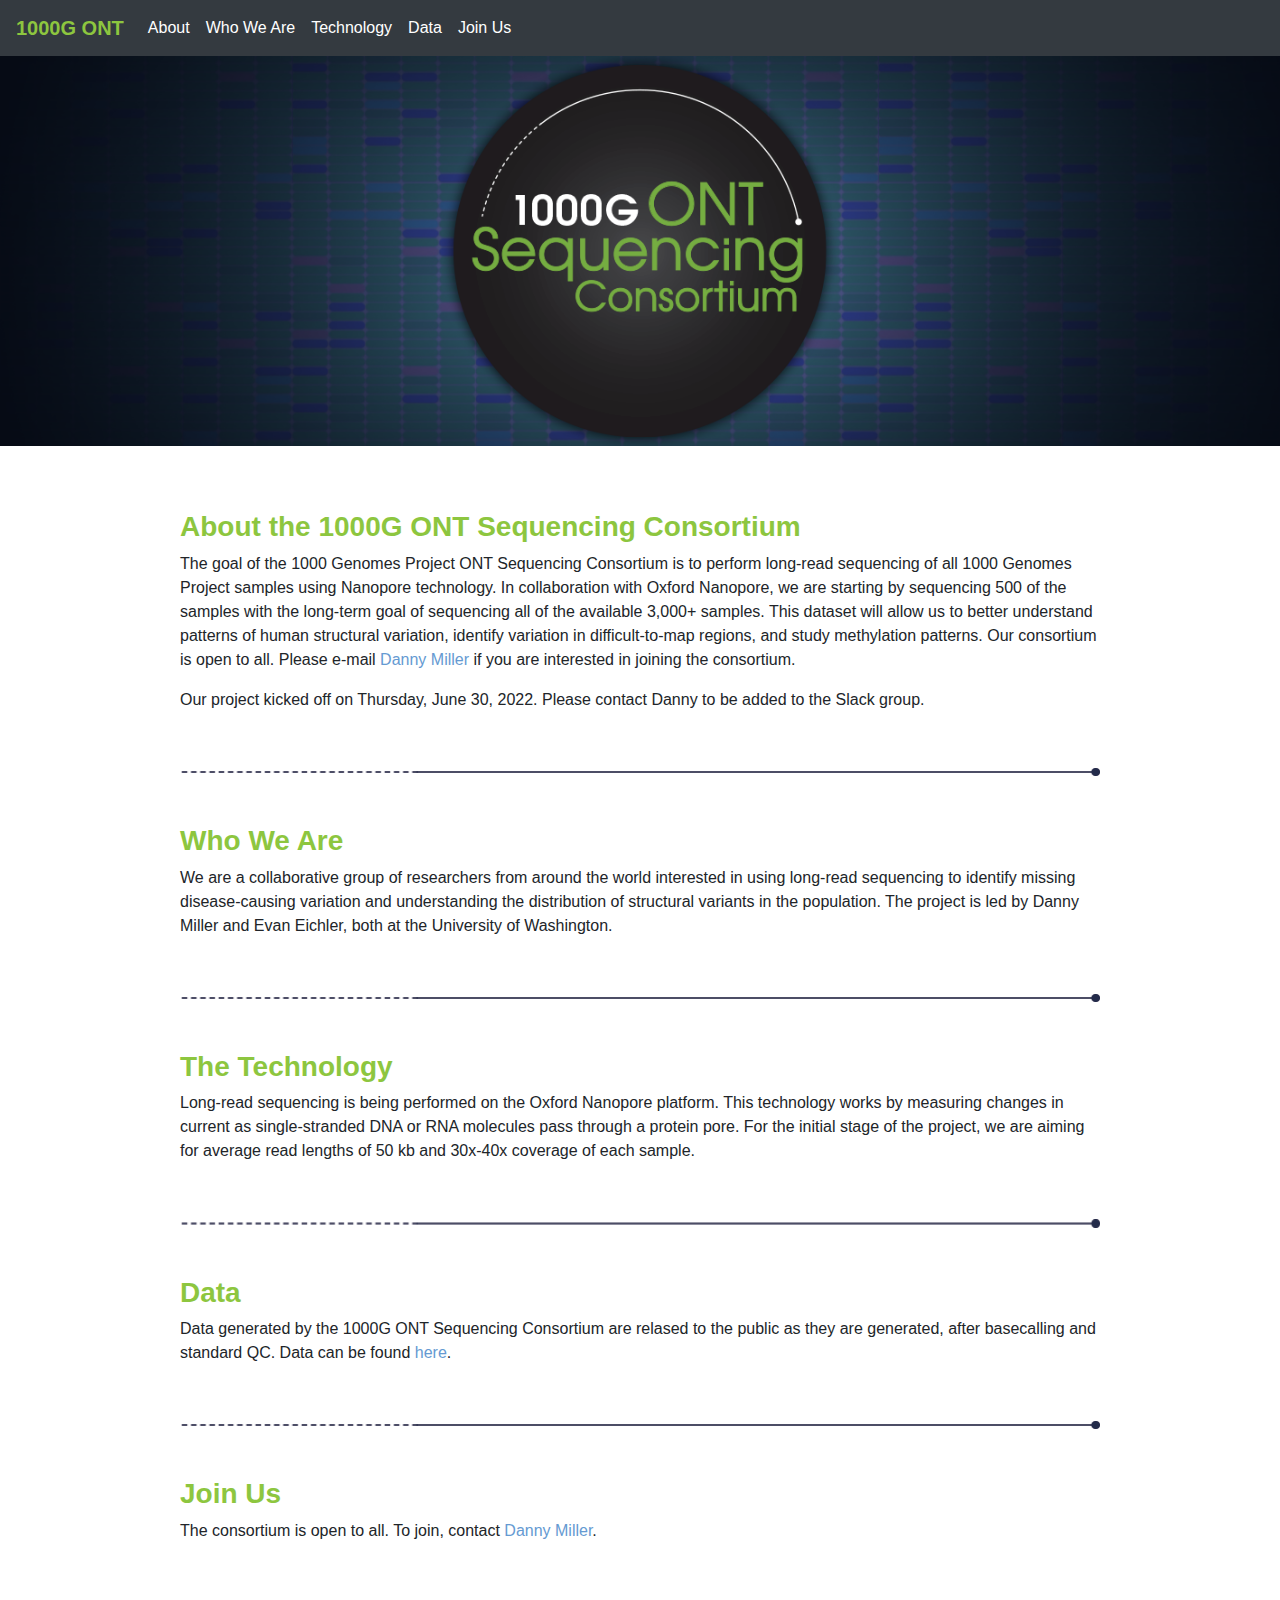
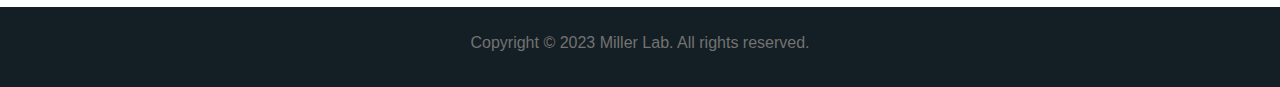
<file: 1000G-ONT.html>
<!DOCTYPE html>
<html lang="en">
  <head>
    <meta charset="UTF-8">
    <meta http-equiv="X-UA-Compatible" content="IE=edge">
    <meta name="viewport" content="width=device-width, initial-scale=1">
	<meta name="description" content="The 1000 Genomes ONT Sequencing Consortium is working to perform long-read Oxford Nanopore sequencing of all 1000 Genomes Project samples."/>
	<meta name="keywords" content="1000G ONT Sequencing Consortium, long-read sequencing, LRS, structural variant, structural variation, Oxford Nanopore Technologies, ONT, Nanopore, Danny Miller, Danny E Miller"/>
    <title>1000G ONT Sequencing Consortium</title>
	<link rel="shortcut icon" type="image/png" href="images/favicon.png">
    <!-- Bootstrap -->
    <link href="css/bootstrap-4.4.1.css" rel="stylesheet">
    <style type="text/css">
    .bg-black {}
    </style>
    <link href="css/styles.css" rel="stylesheet" type="text/css">
  </head>

<body>
	
	<nav class="navbar navbar-expand-lg navbar-dark bg-dark sticky-top">
      <a class="navbar-brand" href="#" id="Home" style="color:#8dc63f"><strong>1000G ONT</strong></a>
		<button class="navbar-toggler" 
				type="button" 
				data-toggle="collapse" 
				data-target="#navbarSupportedContent" 
				aria-controls="navbarSupportedContent" 
				aria-expanded="false" 
				aria-label="Toggle navigation"> 
			<span class="navbar-toggler-icon"></span> 
		</button>
      <div class="collapse navbar-collapse" id="navbarSupportedContent">
        <ul class="navbar-nav mr-auto">
          <li class="nav-item active"> 
			  <a class="nav-link text-white" href="#top">About 
				  <span class="sr-only">(current)</span></a> </li>
          <li class="nav-item"> 
			  <a class="nav-link text-white" href="#Who We Are">Who We Are</a> </li>
          <li class="nav-item"> 
			  <a class="nav-link text-white" href="#Technology">Technology</a> </li>
          <li class="nav-item"> 
			  <a class="nav-link text-white" href="#Data">Data</a> </li>
          <li class="nav-item"> 
			  <a class="nav-link text-white" href="#Join Us">Join Us</a> </li>
        </ul>
      </div>
    </nav>

	
    <header>
	  <img class="embed-responsive" src="images/1000G-ONT.png" alt="1000G-ONT image">
	</header>
	
	
	<section>		
      <div class="container" id="top">
	  <br>
	  <br>		  
        <div class="row">
          	<div class="col-lg-8 mb-4 mt-3 offset-xl-1 col-xl-10">
            <h3 style="color:#8dc63f" class="text-left"><strong>About the 1000G ONT Sequencing Consortium</strong></h3>
			  <p class="text-left">The goal of the 1000 Genomes Project ONT Sequencing Consortium is to perform long-read sequencing of all 1000 Genomes Project samples using Nanopore technology. In collaboration with Oxford Nanopore, we are starting by sequencing 500 of the samples with the long-term goal of sequencing all of the available 3,000+ samples. This dataset will allow us to better understand patterns of human structural variation, identify variation in difficult-to-map regions, and study methylation patterns. Our consortium is open to all. Please e-mail <a href="mailto:dm1@uw.edu?Subject=Joining the 1000G ONT Sequencing Consortium">Danny Miller</a> if you are interested in joining the consortium.</p>
			  <p>Our project kicked off on Thursday, June 30, 2022. Please contact Danny to be added to the Slack group. </p>
          </div>
        </div>
      </div>
  	</section>	

	
	<section>
		<div class="container">
       	  <div class="row">
          	<div class="col-lg-8 mb-4 mt-3 offset-xl-1 col-xl-10">
				<img class="embed-responsive" src="images/1000G-ONT-hr.png" alt="1000G-ONT" id="Who We Are">
          		<h3 style="color:#8dc63f" class="text-left mt-5"><strong>Who We Are</strong></h3>
			  	<p class="text-left">We are a collaborative group of researchers from around the world interested in using long-read sequencing to identify missing disease-causing variation and understanding the distribution of structural variants in the population. The project is led by Danny Miller and Evan Eichler, both at the University of Washington.</p>
          	</div>
		  </div>
        </div>
    </section>	

			
	
	<section>
		<div class="container" id="Technology">
       	  <div class="row">
          	<div class="col-lg-8 mb-4 mt-3 offset-xl-1 col-xl-10">
				<img class="embed-responsive" src="images/1000G-ONT-hr.png" alt="1000G-ONT">
              	<h3 style="color:#8dc63f" class="text-left mt-5"><strong>The Technology</strong></h3>
			  	<p class="text-left">Long-read sequencing is being performed on the Oxford Nanopore platform. This technology works by measuring changes in current as single-stranded DNA or RNA molecules pass through a protein pore. For the initial stage of the project, we are aiming for average read lengths of 50 kb and 30x-40x coverage of each sample.</p>
			</div>
          </div>
        </div>
    </section>
			
	
	<section>
		<div class="container">
       	  <div class="row">
          	<div class="col-lg-8 mb-4 mt-3 offset-xl-1 col-xl-10">
				<img class="embed-responsive" src="images/1000G-ONT-hr.png" alt="1000G-ONT" id="Data">
            <h3 style="color:#8dc63f" class="text-left mt-5"><strong>Data</strong></h3>
			  <p class="text-left">Data generated by the 1000G ONT Sequencing Consortium are relased to the public as they are generated, after basecalling and standard QC. Data can be found <a href="https://s3.amazonaws.com/1000g-ont/index.html" target="_blank" rel="noopener noreferrer">here</a>.</p>  
          	</div>
		  </div>
        </div>
    </section>
			
	
	<section>
		<div class="container">
       	  <div class="row">
          	<div class="col-lg-8 mb-4 mt-3 offset-xl-1 col-xl-10">
				<img class="embed-responsive" src="images/1000G-ONT-hr.png" alt="1000G-ONT" id="Join Us">
            <h3 style="color:#8dc63f" class="text-left mt-5"><strong>Join Us</strong></h3>
			  <p class="text-left">The consortium is open to all. To join, contact <a href="mailto:dm1@uw.edu?Subject=Joining the 1000G ONT Sequencing Consortium">Danny Miller</a>. </p>
          	</div>
		  </div>
        </div>
    </section>
	
	<br>
	
  	<footer class="text-center text-white" style="background-color:#131f24">
      <div class="container">
        <div class="row">
          <div class="col-12 mt-4 mb-3">
            <p style="color:#747272">Copyright © 2023 Miller Lab. All rights reserved.</p>
          </div>
        </div>
      </div>
    </footer>
	
	
    <!-- jQuery (necessary for Bootstrap's JavaScript plugins) --> 
    <script src="js/jquery-3.4.1.min.js"></script> 
    <!-- Include all compiled plugins (below), or include individual files as needed --> 
    <script src="js/popper.min.js"></script> 
    <script src="js/bootstrap-4.4.1.js"></script>
</body>
</html>
</file>
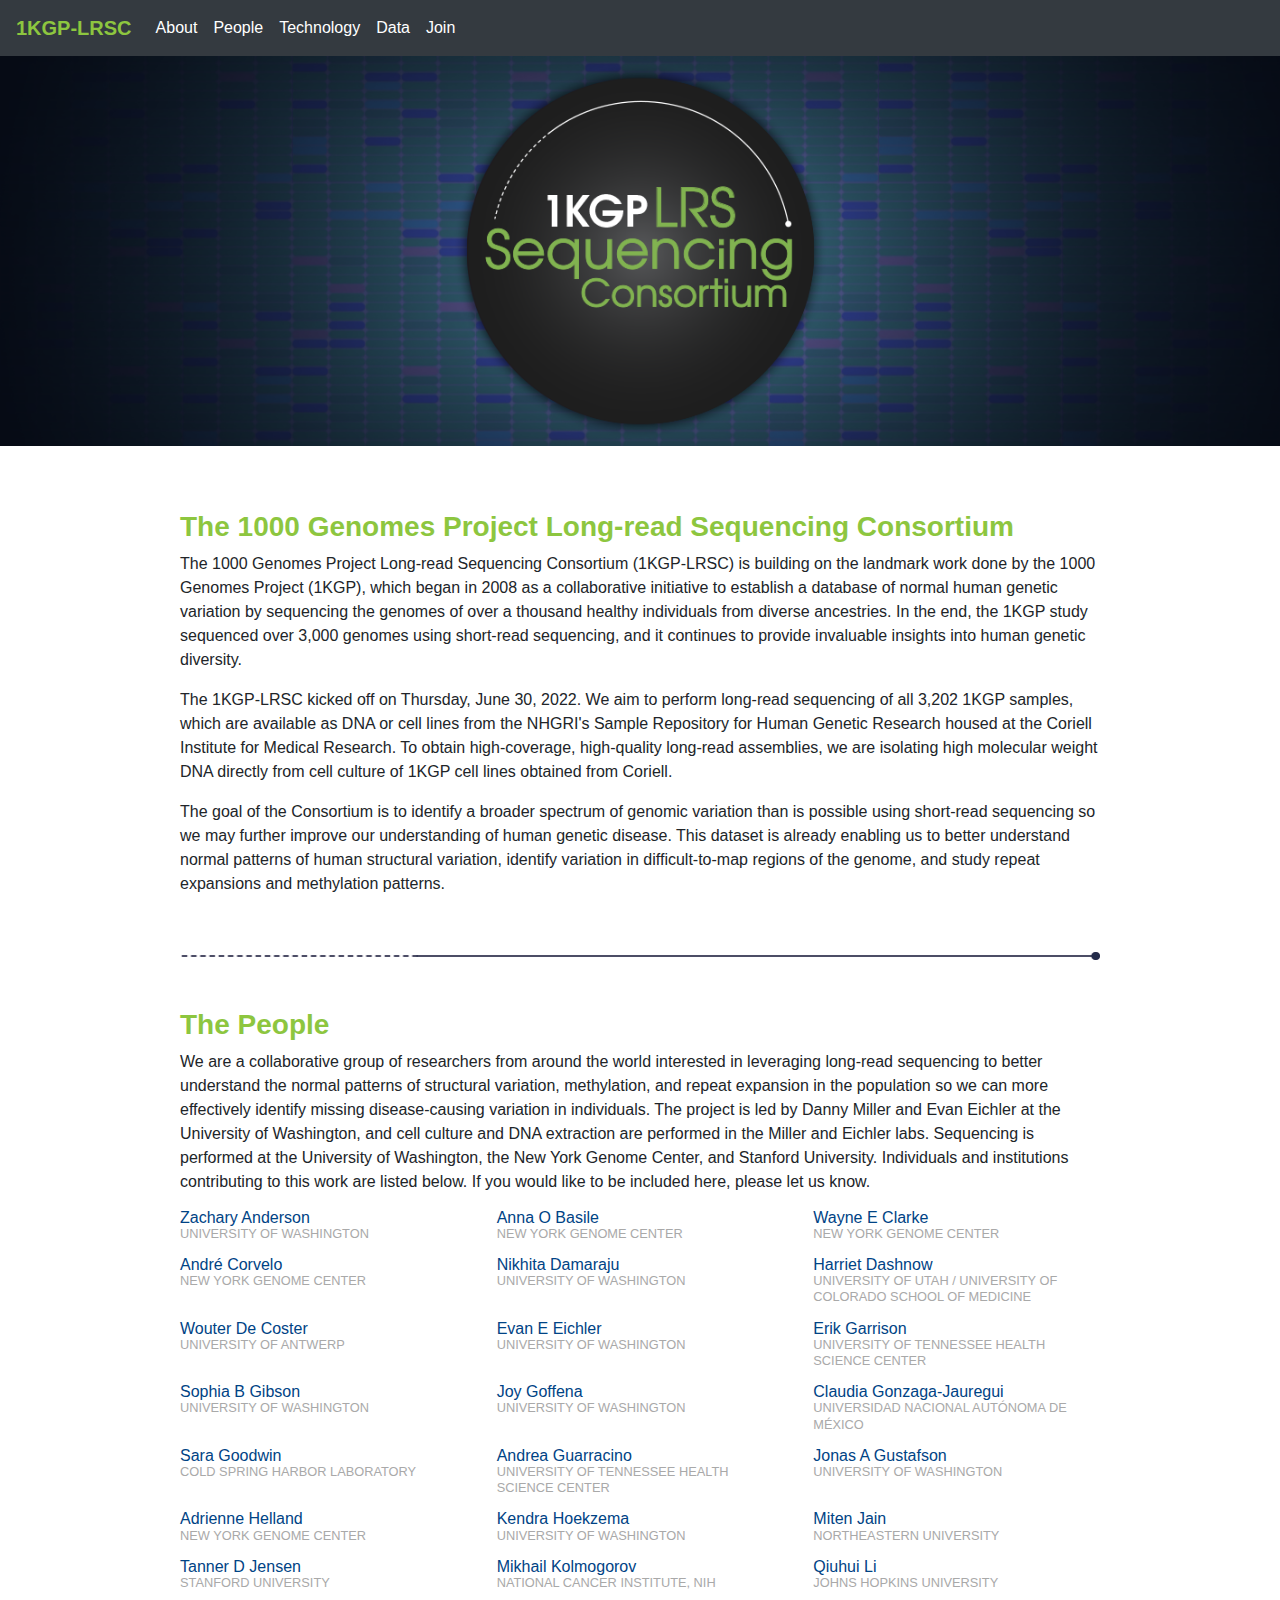
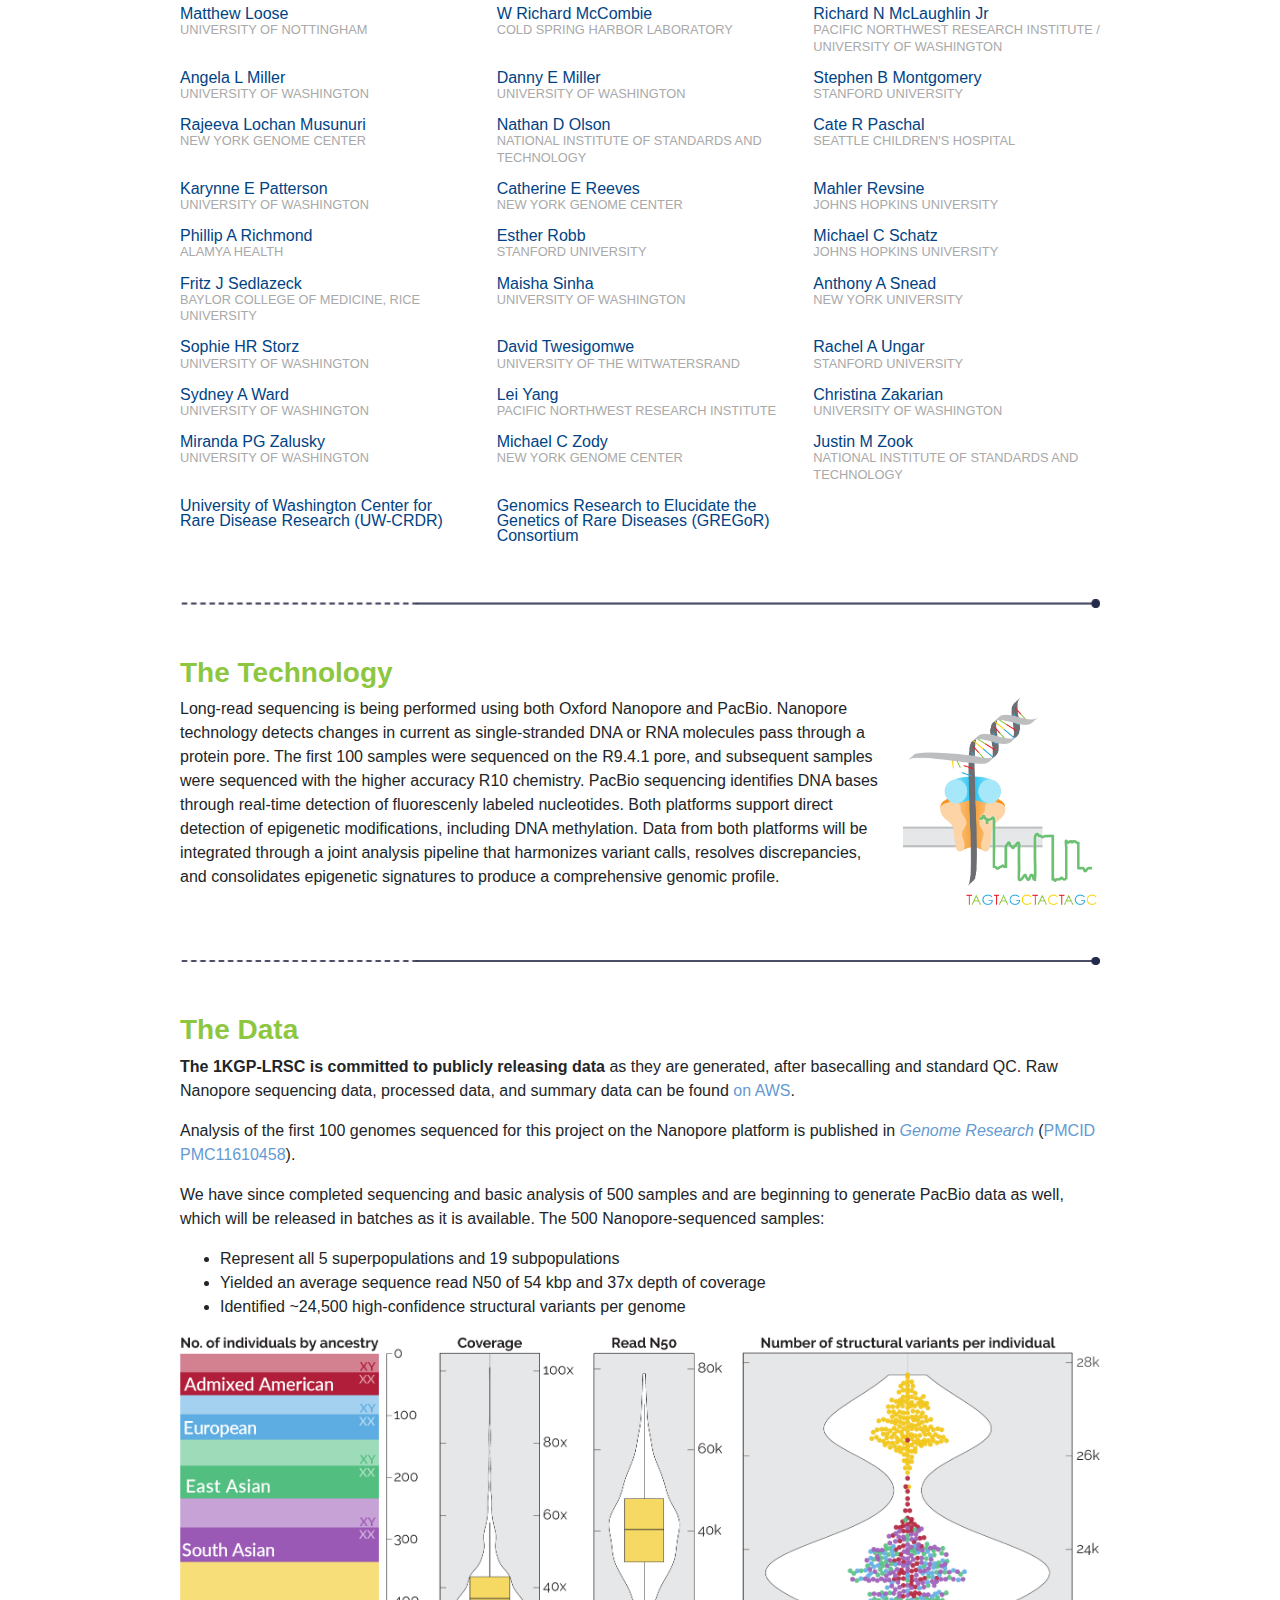
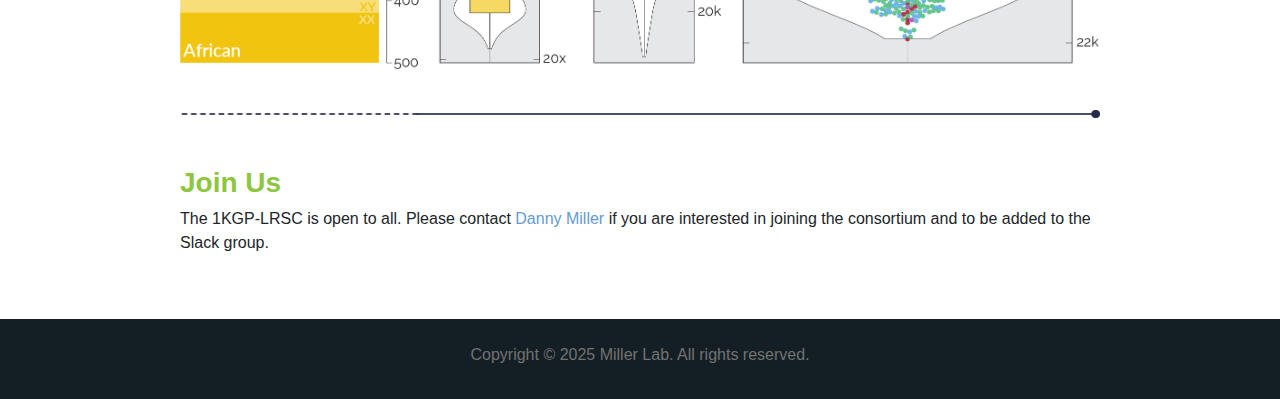
<file: 1KGP-LRS.html>
<!DOCTYPE html>
<html lang="en">
<head>
   <meta charset="UTF-8">
   <meta http-equiv="X-UA-Compatible" content="IE=edge">
   <meta name="viewport" content="width=device-width, initial-scale=1">

   <title>1000 Genomes Project Long-read Sequencing Consortium (1KGP-LRSC)</title>

	<meta name="description" content="The 1000 Genomes Project LRS Consortium (1KGP-LRSC) is working to perform long-read Oxford Nanopore and PacBio sequencing of all samples from the 1000 Genomes Project."/>
	<meta name="keywords" content="1KGP LRS Consortium, 1KGP-ONT, 1000G-ONT, 1KGP-LRSC, 1KG, long-read sequencing, LRS, structural variant, structural variation, repeat expansion, Oxford Nanopore Technologies, ONT, Nanopore, Pacific Biosciences, PacBio, Danny Miller, Danny E Miller, Evan Eichler"/>
	<link rel="shortcut icon" type="image/png" href="images/favicon.png">
    <!-- Bootstrap -->
    <link href="css/bootstrap-4.4.1.css" rel="stylesheet">
    <style type="text/css"></style>
    <link href="css/styles.css" rel="stylesheet" type="text/css">
</head>

<body>

   <nav class="navbar navbar-expand-lg navbar-dark bg-dark sticky-top">
      <a class="navbar-brand" href="#" id="Home" style="color:#8dc63f"><strong>1KGP-LRSC</strong></a>
		<button class="navbar-toggler"
			type="button"
			data-toggle="collapse"
			data-target="#navbarSupportedContent"
			aria-controls="navbarSupportedContent"
			aria-expanded="false"
			aria-label="Toggle navigation">
			<span class="navbar-toggler-icon"></span>
		</button>
      <div class="collapse navbar-collapse" id="navbarSupportedContent">
         <ul class="navbar-nav mr-auto">
            <li class="nav-item active">
			      <a class="nav-link text-white" href="#top">About
				   <span class="sr-only">(current)</span></a> </li>
            <li class="nav-item">
			      <a class="nav-link text-white" href="#People">People</a> </li>
            <li class="nav-item">
			      <a class="nav-link text-white" href="#Technology">Technology</a> </li>
            <li class="nav-item">
			      <a class="nav-link text-white" href="#Data">Data</a> </li>
            <li class="nav-item">
			      <a class="nav-link text-white" href="#Join Us">Join</a> </li>
        </ul>
      </div>
    </nav>


   <header>
	  <img class="embed-responsive" src="images/1KGP-LRS-banner.png" alt="1KGP-LRS image">
	</header>


	<section>
      <div class="container" id="top">
	   <br><br>
         <div class="row">
          	<div class="col-lg-8 mb-4 mt-3 offset-xl-1 col-xl-10">
               <h3 style="color:#8dc63f" class="text-left"><strong>The 1000 Genomes Project Long-read Sequencing Consortium</strong></h3>
			  	   <p class="text-left">The 1000 Genomes Project Long-read Sequencing Consortium (1KGP-LRSC) is building on the landmark work done by the 1000 Genomes Project (1KGP), which began in 2008 as a collaborative initiative to establish a database of normal human genetic variation by sequencing the genomes of over a thousand healthy individuals from diverse ancestries. In the end, the 1KGP study sequenced over 3,000 genomes using short-read sequencing, and it continues to provide invaluable insights into human genetic diversity.</p>
			  	   <p>The 1KGP-LRSC kicked off on Thursday, June 30, 2022. We aim to perform long-read sequencing of all 3,202 1KGP samples, which are available as DNA or cell lines from the NHGRI's Sample Repository for Human Genetic Research housed at the Coriell Institute for Medical Research. To obtain high-coverage, high-quality long-read assemblies, we are isolating high molecular weight DNA directly from cell culture of 1KGP cell lines obtained from Coriell.</p>
			    	<p>The goal of the Consortium is to identify a broader spectrum of genomic variation than is possible using short-read sequencing so we may further improve our understanding of human genetic disease. This dataset is already enabling us to better understand normal patterns of human structural variation, identify variation in difficult-to-map regions of the genome, and study repeat expansions and methylation patterns.</p>
            </div>
         </div>
      </div>
  	</section>


	<section>
		<div class="container">
       	<div class="row">
            <div class="col-lg-8 mb-4 mt-3 offset-xl-1 col-xl-10">
				   <img class="embed-responsive" src="images/1KGP-LRS-hr.png" alt="1KGP-LRS" id="People">
          		<h3 style="color:#8dc63f" class="text-left mt-5"><strong>The People</strong></h3>
			  	   <p class="text-left">We are a collaborative group of researchers from around the world interested in leveraging long-read sequencing to better understand the normal patterns of structural variation, methylation, and repeat expansion in the population so we can more effectively identify missing disease-causing variation in individuals. The project is led by Danny Miller and Evan Eichler at the University of Washington, and cell culture and DNA extraction are performed in the Miller and Eichler labs. Sequencing is performed at the University of Washington, the New York Genome Center, and Stanford University. Individuals and institutions contributing to this work are listed below. If you would like to be included here, please let us know.</p>

               <div class="row">
                  <div class="col-md-4 col-sm-6 col-12 mb-3" style="line-height:95%">
                     <a style="color:#004385">Zachary Anderson</a><br><small style="color:darkgrey">UNIVERSITY OF WASHINGTON</small>
					   </div>
                  <div class="col-md-4 col-sm-6 col-12 mb-3" style="line-height:95%">
                     <a style="color:#004385">Anna O Basile</a><br><small style="color:darkgrey">NEW YORK GENOME CENTER</small>
					   </div>
                  <div class="col-md-4 col-sm-6 col-12 mb-3" style="line-height:95%">
                     <a style="color:#004385">Wayne E Clarke</a><br><small style="color:darkgrey">NEW YORK GENOME CENTER</small>
					   </div>
                  <div class="col-md-4 col-sm-6 col-12 mb-3" style="line-height:95%">
                     <a style="color:#004385">André Corvelo</a><br><small style="color:darkgrey">NEW YORK GENOME CENTER</small>
					   </div>
                  <div class="col-md-4 col-sm-6 col-12 mb-3" style="line-height:95%">
                     <a style="color:#004385">Nikhita Damaraju</a><br><small style="color:darkgrey">UNIVERSITY OF WASHINGTON</small>
					   </div>
                  <div class="col-md-4 col-sm-6 col-12 mb-3" style="line-height:95%">
                     <a style="color:#004385">Harriet Dashnow</a><br><small style="color:darkgrey">UNIVERSITY OF UTAH / UNIVERSITY OF COLORADO SCHOOL OF MEDICINE</small>
					   </div>
                  <div class="col-md-4 col-sm-6 col-12 mb-3" style="line-height:95%">
                     <a style="color:#004385">Wouter De Coster</a><br><small style="color:darkgrey">UNIVERSITY OF ANTWERP</small>
	   				</div>
                  <div class="col-md-4 col-sm-6 col-12 mb-3" style="line-height:95%">
                     <a style="color:#004385">Evan E Eichler</a><br><small style="color:darkgrey">UNIVERSITY OF WASHINGTON</small>
	   				</div>
                  <div class="col-md-4 col-sm-6 col-12 mb-3" style="line-height:95%">
                     <a style="color:#004385">Erik Garrison</a><br><small style="color:darkgrey">UNIVERSITY OF TENNESSEE HEALTH SCIENCE CENTER</small>
	   				</div>
                  <div class="col-md-4 col-sm-6 col-12 mb-3" style="line-height:95%">
                     <a style="color:#004385">Sophia B Gibson</a><br><small style="color:darkgrey">UNIVERSITY OF WASHINGTON</small>
	   				</div>
                  <div class="col-md-4 col-sm-6 col-12 mb-3" style="line-height:95%">
                     <a style="color:#004385">Joy Goffena</a><br><small style="color:darkgrey">UNIVERSITY OF WASHINGTON</small>
	   				</div>
                  <div class="col-md-4 col-sm-6 col-12 mb-3" style="line-height:95%">
                     <a style="color:#004385">Claudia Gonzaga-Jauregui</a><br><small style="color:darkgrey">UNIVERSIDAD NACIONAL AUTÓNOMA DE MÉXICO</small>
	   				</div>
                  <div class="col-md-4 col-sm-6 col-12 mb-3" style="line-height:95%">
                     <a style="color:#004385">Sara Goodwin</a><br><small style="color:darkgrey">COLD SPRING HARBOR LABORATORY</small>
	   				</div>
                  <div class="col-md-4 col-sm-6 col-12 mb-3" style="line-height:95%">
                     <a style="color:#004385">Andrea Guarracino</a><br><small style="color:darkgrey">UNIVERSITY OF TENNESSEE HEALTH SCIENCE CENTER</small>
	   				</div>
                  <div class="col-md-4 col-sm-6 col-12 mb-3" style="line-height:95%">
                     <a style="color:#004385">Jonas A Gustafson</a><br><small style="color:darkgrey">UNIVERSITY OF WASHINGTON</small>
					   </div>
                  <div class="col-md-4 col-sm-6 col-12 mb-3" style="line-height:95%">
                     <a style="color:#004385">Adrienne Helland</a><br><small style="color:darkgrey">NEW YORK GENOME CENTER</small>
					   </div>
                  <div class="col-md-4 col-sm-6 col-12 mb-3" style="line-height:95%">
                     <a style="color:#004385">Kendra Hoekzema</a><br><small style="color:darkgrey">UNIVERSITY OF WASHINGTON</small>
					   </div>
                  <div class="col-md-4 col-sm-6 col-12 mb-3" style="line-height:95%">
                     <a style="color:#004385">Miten Jain</a><br><small style="color:darkgrey">NORTHEASTERN UNIVERSITY</small>
		   			</div>
                  <div class="col-md-4 col-sm-6 col-12 mb-3" style="line-height:95%">
                     <a style="color:#004385">Tanner D Jensen</a><br><small style="color:darkgrey">STANFORD UNIVERSITY</small>
			   		</div>
                  <div class="col-md-4 col-sm-6 col-12 mb-3" style="line-height:95%">
                     <a style="color:#004385">Mikhail Kolmogorov</a><br><small style="color:darkgrey">NATIONAL CANCER INSTITUTE, NIH</small>
				   	</div>
                  <div class="col-md-4 col-sm-6 col-12 mb-3" style="line-height:95%">
                     <a style="color:#004385">Qiuhui Li</a><br><small style="color:darkgrey">JOHNS HOPKINS UNIVERSITY</small>
					   </div>
                  <div class="col-md-4 col-sm-6 col-12 mb-3" style="line-height:95%">
                     <a style="color:#004385">Matthew Loose</a><br><small style="color:darkgrey">UNIVERSITY OF NOTTINGHAM</small>
	   				</div>
                  <div class="col-md-4 col-sm-6 col-12 mb-3" style="line-height:95%">
                     <a style="color:#004385">W Richard McCombie</a><br><small style="color:darkgrey">COLD SPRING HARBOR LABORATORY</small>
		   			</div>
                   <div class="col-md-4 col-sm-6 col-12 mb-3" style="line-height:95%">
                     <a style="color:#004385">Richard N McLaughlin Jr</a><br><small style="color:darkgrey">PACIFIC NORTHWEST RESEARCH INSTITUTE / UNIVERSITY OF WASHINGTON</small>
			   		</div>
                  <div class="col-md-4 col-sm-6 col-12 mb-3" style="line-height:95%">
                     <a style="color:#004385">Angela L Miller</a><br><small style="color:darkgrey">UNIVERSITY OF WASHINGTON</small>
				   	</div>
                  <div class="col-md-4 col-sm-6 col-12 mb-3" style="line-height:95%">
                     <a style="color:#004385">Danny E Miller</a><br><small style="color:darkgrey">UNIVERSITY OF WASHINGTON</small>
					   </div>
                    <div class="col-md-4 col-sm-6 col-12 mb-3" style="line-height:95%">
                     <a style="color:#004385">Stephen B Montgomery</a><br><small style="color:darkgrey">STANFORD UNIVERSITY</small>
	   				</div>
                  <div class="col-md-4 col-sm-6 col-12 mb-3" style="line-height:95%">
                     <a style="color:#004385">Rajeeva Lochan Musunuri</a><br><small style="color:darkgrey">NEW YORK GENOME CENTER</small>
	   				</div>
                  <div class="col-md-4 col-sm-6 col-12 mb-3" style="line-height:95%">
                     <a style="color:#004385">Nathan D Olson</a><br><small style="color:darkgrey">NATIONAL INSTITUTE OF STANDARDS AND TECHNOLOGY</small>
		   			</div>
                  <div class="col-md-4 col-sm-6 col-12 mb-3" style="line-height:95%">
                     <a style="color:#004385">Cate R Paschal</a><br><small style="color:darkgrey">SEATTLE CHILDREN'S HOSPITAL</small>
		   			</div>
                  <div class="col-md-4 col-sm-6 col-12 mb-3" style="line-height:95%">
                     <a style="color:#004385">Karynne E Patterson</a><br><small style="color:darkgrey">UNIVERSITY OF WASHINGTON</small>
		   			</div>
                  <div class="col-md-4 col-sm-6 col-12 mb-3" style="line-height:95%">
                     <a style="color:#004385">Catherine E Reeves</a><br><small style="color:darkgrey">NEW YORK GENOME CENTER</small>
	   				</div>
                  <div class="col-md-4 col-sm-6 col-12 mb-3" style="line-height:95%">
                     <a style="color:#004385">Mahler Revsine</a><br><small style="color:darkgrey">JOHNS HOPKINS UNIVERSITY</small>
					   </div>
                  <div class="col-md-4 col-sm-6 col-12 mb-3" style="line-height:95%">
                     <a style="color:#004385">Phillip A Richmond</a><br><small style="color:darkgrey">ALAMYA HEALTH</small>
					   </div>
                  <div class="col-md-4 col-sm-6 col-12 mb-3" style="line-height:95%">
                     <a style="color:#004385">Esther Robb</a><br><small style="color:darkgrey">STANFORD UNIVERSITY</small>
					   </div>
                  <div class="col-md-4 col-sm-6 col-12 mb-3" style="line-height:95%">
                     <a style="color:#004385">Michael C Schatz</a><br><small style="color:darkgrey">JOHNS HOPKINS UNIVERSITY</small>
					   </div>
                  <div class="col-md-4 col-sm-6 col-12 mb-3" style="line-height:95%">
                     <a style="color:#004385">Fritz J Sedlazeck</a><br><small style="color:darkgrey">BAYLOR COLLEGE OF MEDICINE, RICE UNIVERSITY</small>
				   	</div>
                  <div class="col-md-4 col-sm-6 col-12 mb-3" style="line-height:95%">
                     <a style="color:#004385">Maisha Sinha</a><br><small style="color:darkgrey">UNIVERSITY OF WASHINGTON</small>
				   	</div>
                  <div class="col-md-4 col-sm-6 col-12 mb-3" style="line-height:95%">
                     <a style="color:#004385">Anthony A Snead</a><br><small style="color:darkgrey">NEW YORK UNIVERSITY</small>
				   	</div>
                  <div class="col-md-4 col-sm-6 col-12 mb-3" style="line-height:95%">
                     <a style="color:#004385">Sophie HR Storz</a><br><small style="color:darkgrey">UNIVERSITY OF WASHINGTON</small>
				   	</div>
                  <div class="col-md-4 col-sm-6 col-12 mb-3" style="line-height:95%">
                     <a style="color:#004385">David Twesigomwe</a><br><small style="color:darkgrey">UNIVERSITY OF THE WITWATERSRAND</small>
				   	</div>
                  <div class="col-md-4 col-sm-6 col-12 mb-3" style="line-height:95%">
                     <a style="color:#004385">Rachel A Ungar</a><br><small style="color:darkgrey">STANFORD UNIVERSITY</small>
				   	</div>
                  <div class="col-md-4 col-sm-6 col-12 mb-3" style="line-height:95%">
                     <a style="color:#004385">Sydney A Ward</a><br><small style="color:darkgrey">UNIVERSITY OF WASHINGTON</small>
				   	</div>
                  <div class="col-md-4 col-sm-6 col-12 mb-3" style="line-height:95%">
                     <a style="color:#004385">Lei Yang</a><br><small style="color:darkgrey">PACIFIC NORTHWEST RESEARCH INSTITUTE</small>
					   </div>
                  <div class="col-md-4 col-sm-6 col-12 mb-3" style="line-height:95%">
                     <a style="color:#004385">Christina Zakarian</a><br><small style="color:darkgrey">UNIVERSITY OF WASHINGTON</small>
				   	</div>
                  <div class="col-md-4 col-sm-6 col-12 mb-3" style="line-height:95%">
                     <a style="color:#004385">Miranda PG Zalusky</a><br><small style="color:darkgrey">UNIVERSITY OF WASHINGTON</small>
				   	</div>
                  <div class="col-md-4 col-sm-6 col-12 mb-3" style="line-height:95%">
                     <a style="color:#004385">Michael C Zody</a><br><small style="color:darkgrey">NEW YORK GENOME CENTER</small>
				   	</div>
                  <div class="col-md-4 col-sm-6 col-12 mb-3" style="line-height:95%">
                     <a style="color:#004385">Justin M Zook</a><br><small style="color:darkgrey">NATIONAL INSTITUTE OF STANDARDS AND TECHNOLOGY</small>
				   	</div>
                  <div class="col-md-4 col-sm-6 col-12 mb-3" style="line-height:95%">
                     <a style="color:#004385" href="https://uwmendelian.org/#/" target="_blank" rel="noopener noreferrer">University of Washington Center for Rare Disease Research (UW-CRDR)</a>
				   	</div>
                  <div class="col-md-4 col-sm-6 col-12 mb-3" style="line-height:95%">
                     <a style="color:#004385" href="https://gregorconsortium.org/" target="_blank" rel="noopener noreferrer">Genomics Research to Elucidate the Genetics of Rare Diseases (GREGoR) Consortium </a>
				   	</div>
				   </div>
          	</div>
		   </div>
      </div>
   </section>



	<section>
		<div class="container" id="Technology">
       	<div class="row">
          	<div class="col-lg-8 mb-4 mt-3 offset-xl-1 col-xl-10">
				   <img class="embed-responsive" src="images/1KGP-LRS-hr.png" alt="1KGP-LRS">
              	   <h3 style="color:#8dc63f" class="text-left mt-5"><strong>The Technology</strong></h3>
				      <img src="images/1KGP-LRS_pore.png" alt="ONT pore" width="200" style="float: right; margin: 0 0 10px 10px;">
	   		   	<p class="text-left">Long-read sequencing is being performed using both Oxford Nanopore and PacBio. Nanopore technology detects changes in current as single-stranded DNA or RNA molecules pass through a protein pore. The first 100 samples were sequenced on the R9.4.1 pore, and subsequent samples were sequenced with the higher accuracy R10 chemistry. PacBio sequencing identifies DNA bases through real-time detection of fluorescenly labeled nucleotides. Both platforms support direct detection of epigenetic modifications, including DNA methylation. Data from both platforms will be integrated through a joint analysis pipeline that harmonizes variant calls, resolves discrepancies, and consolidates epigenetic signatures to produce a comprehensive genomic profile.</p>
			   </div>
         </div>
      </div>
   </section>


	<section>
		<div class="container">
       	<div class="row">
          	<div class="col-lg-8 mb-4 mt-3 offset-xl-1 col-xl-10">
			      <img class="embed-responsive" src="images/1KGP-LRS-hr.png" alt="1KGP-LRS" id="Data">
                  <h3 style="color:#8dc63f" class="text-left mt-5"><strong>The Data</strong></h3>
			   	   <p class="text-left"><strong>The 1KGP-LRSC is committed to publicly releasing data</strong> as they are generated, after basecalling and standard QC. Raw Nanopore sequencing data, processed data, and summary data can be found <a href="https://s3.amazonaws.com/1000g-ont/index.html" target="_blank" rel="noopener noreferrer">on AWS</a>.</p>
				      <p>Analysis of the first 100 genomes sequenced for this project on the Nanopore platform is published in <a href="https://genome.cshlp.org/content/34/11/2061" target="_blank" rel="noopener noreferrer"><i>Genome Research</i></a> (<a href="https://pmc.ncbi.nlm.nih.gov/articles/PMC11610458/" target="_blank" rel="noopener noreferrer">PMCID PMC11610458</a>).
                  <p>We have since completed sequencing and basic analysis of 500 samples and are beginning to generate PacBio data as well, which will be released in batches as it is available. The 500 Nanopore-sequenced samples:</p>

				      <ul>
					      <li>Represent all 5 superpopulations and 19 subpopulations</li>
					      <li>Yielded an average sequence read N50 of 54 kbp and 37x depth of coverage</li>
					      <li>Identified ~24,500 high-confidence structural variants per genome</li>
				      </ul>
				      <img class="embed-responsive" src="images/1KGP-LRSC-500.png" alt="1KGP-LRSC-500">
          	</div>
		   </div>
      </div>
   </section>


	<section>
		<div class="container">
       	<div class="row">
          	<div class="col-lg-8 mb-4 mt-3 offset-xl-1 col-xl-10">
				   <img class="embed-responsive" src="images/1KGP-LRS-hr.png" alt="1KGP-LRS" id="Join Us">
                  <h3 style="color:#8dc63f" class="text-left mt-5"><strong>Join Us</strong></h3>
			         <p class="text-left">The 1KGP-LRSC is open to all. Please contact <a href="mailto:dm1@uw.edu?Subject=Joining the 1KGP LRS Consortium">Danny Miller</a> if you are interested in joining the consortium and to be added to the Slack group.</p>
          	</div>
		   </div>
      </div>
   </section>

	<br>

  	<footer class="text-center text-white" style="background-color:#131f24">
      <div class="container">
         <div class="row">
            <div class="col-12 mt-4 mb-3">
               <p style="color:#747272">Copyright © 2025 Miller Lab. All rights reserved.</p>
            </div>
         </div>
      </div>
   </footer>


    <!-- jQuery (necessary for Bootstrap's JavaScript plugins) -->
    <script src="js/jquery-3.4.1.min.js"></script>
    <!-- Include all compiled plugins (below), or include individual files as needed -->
    <script src="js/popper.min.js"></script>
    <script src="js/bootstrap-4.4.1.js"></script>
</body>
</html>
</file>
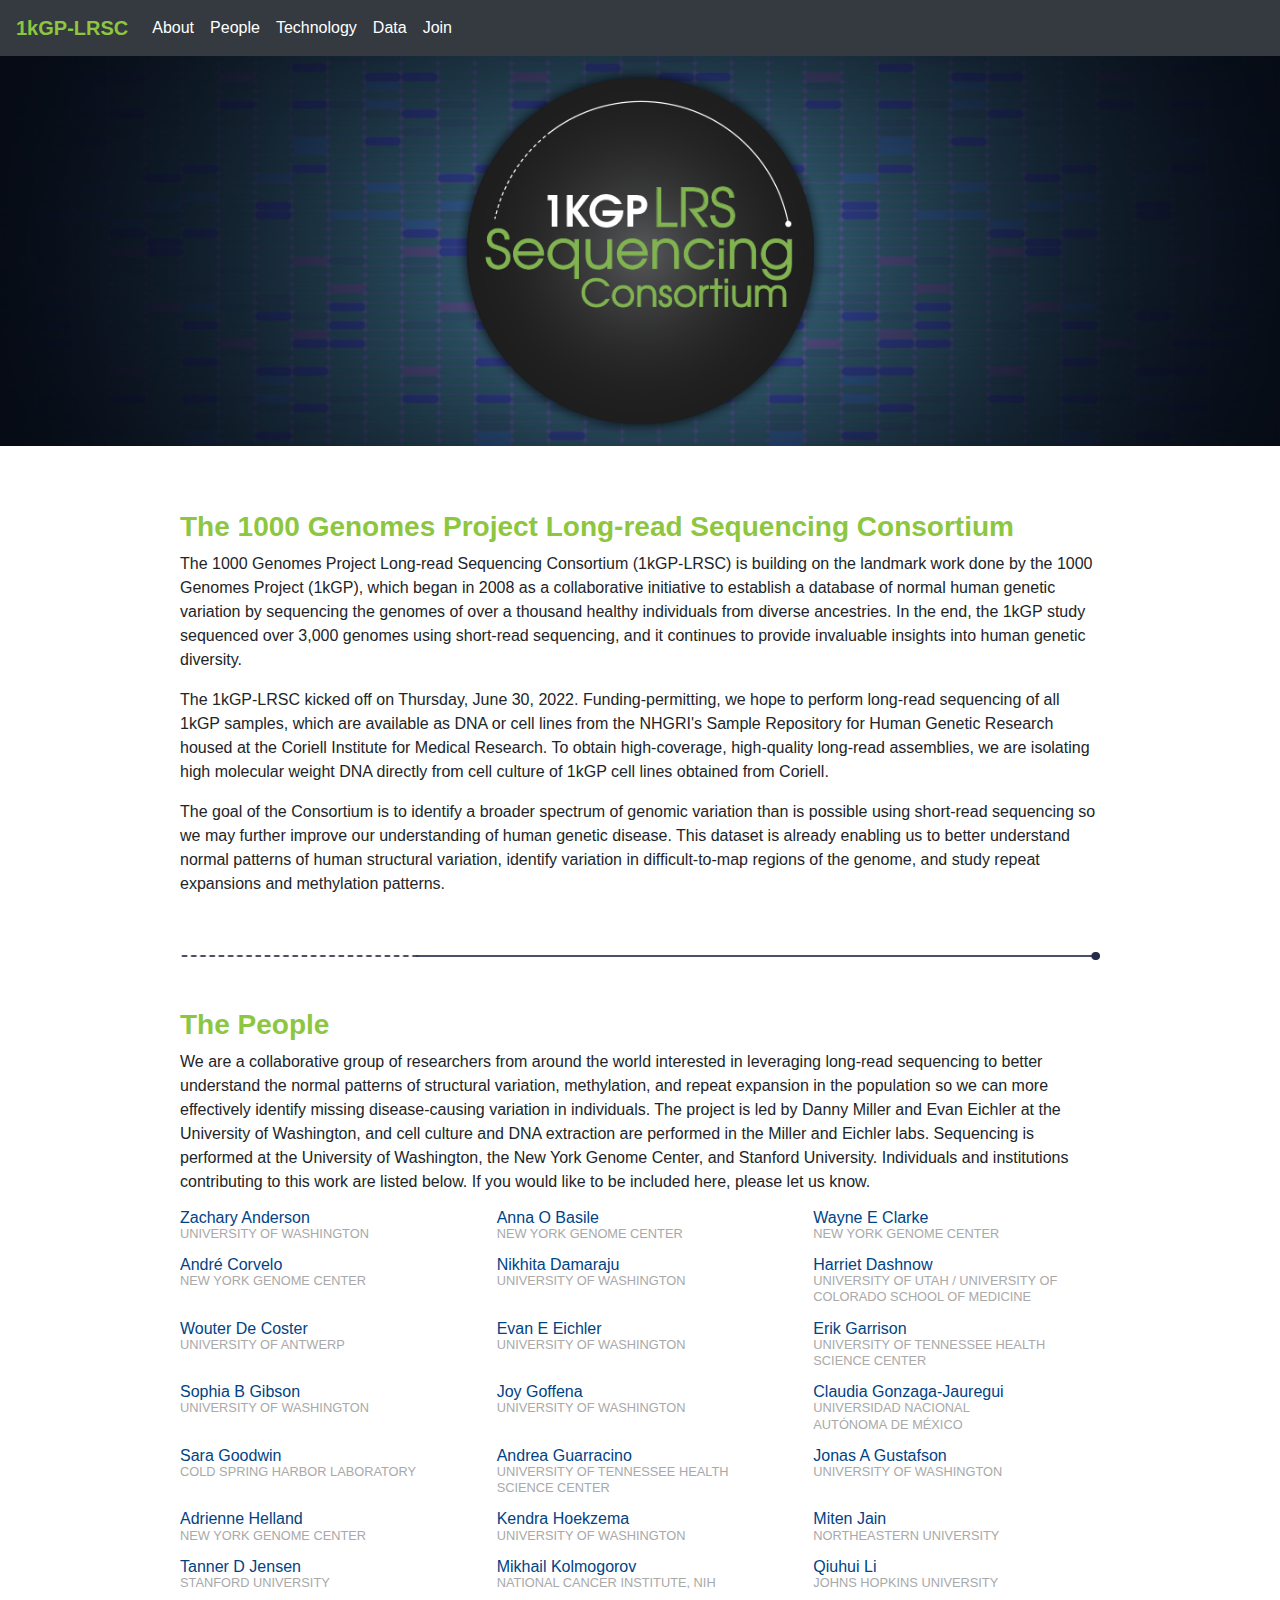
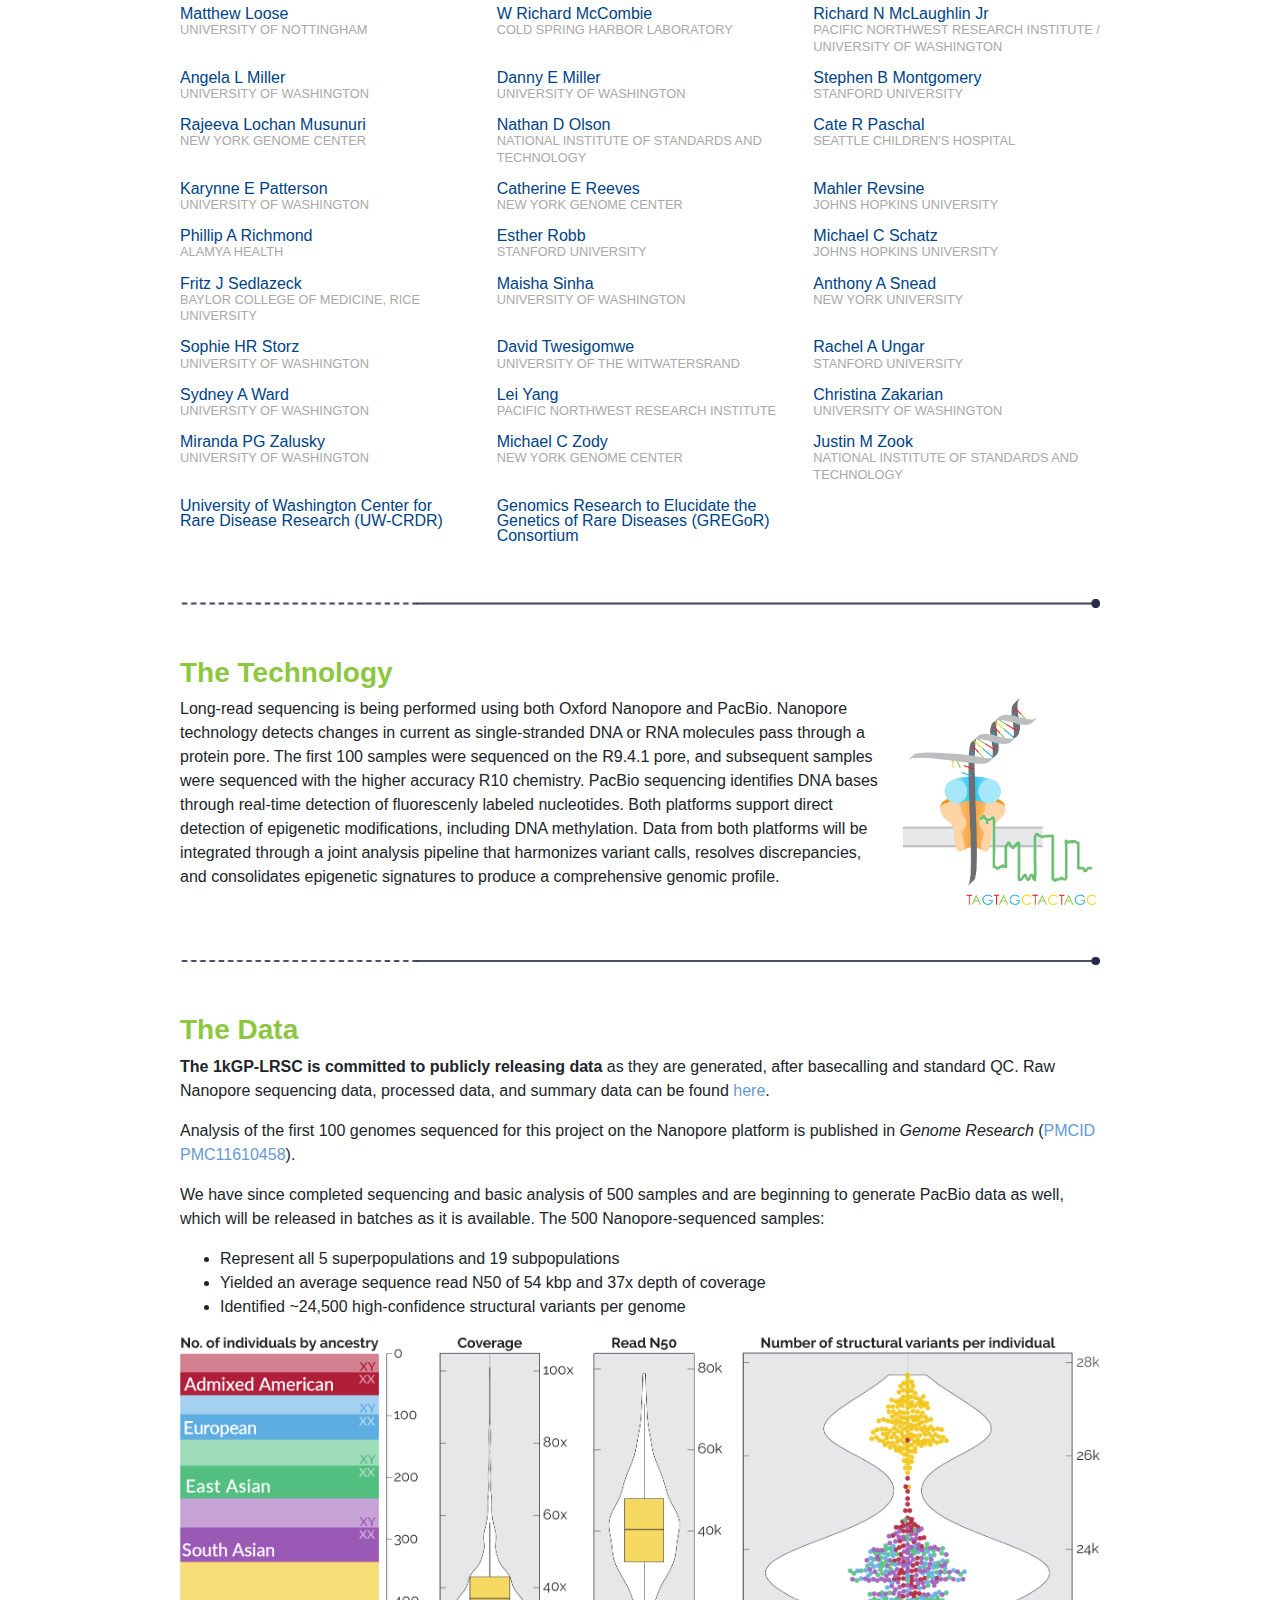
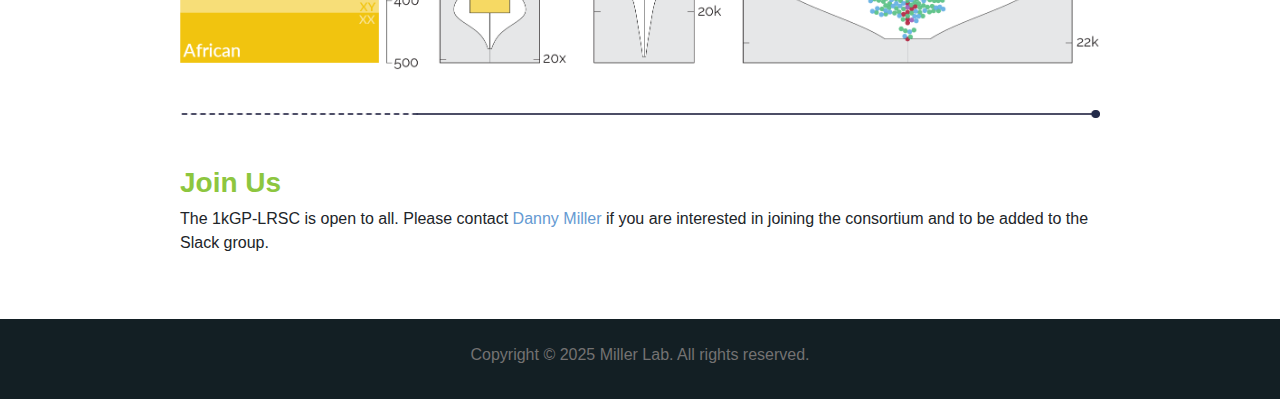
<file: 1KGP-LRSC.html>
<!DOCTYPE html>
<html lang="en">
<head>
    <meta charset="UTF-8">
    <meta http-equiv="X-UA-Compatible" content="IE=edge">
    <meta name="viewport" content="width=device-width, initial-scale=1">
	<meta name="description" content="The 1000 Genomes Project LRS Consortium is working to perform long-read Oxford Nanopore and PacBio sequencing of all samples from the 1000 Genomes Project."/>
	<meta name="keywords" content="1KGP LRS Consortium, 1KGP-ONT, 1000G-ONT, 1KGP-LRSC, 1KG, long-read sequencing, LRS, structural variant, structural variation, repeat expansion, Oxford Nanopore Technologies, ONT, Nanopore, Pacific Biosciences, PacBio, Danny Miller, Danny E Miller, Evan Eichler"/>
    <title>1kGP LRS Consortium</title>
	<link rel="shortcut icon" type="image/png" href="images/favicon.png">
    <!-- Bootstrap -->
    <link href="css/bootstrap-4.4.1.css" rel="stylesheet">
    <style type="text/css"></style>
    <link href="css/styles.css" rel="stylesheet" type="text/css">
</head>

<body>

   <nav class="navbar navbar-expand-lg navbar-dark bg-dark sticky-top">
      <a class="navbar-brand" href="#" id="Home" style="color:#8dc63f"><strong>1kGP-LRSC</strong></a>
		<button class="navbar-toggler"
			type="button"
			data-toggle="collapse"
			data-target="#navbarSupportedContent"
			aria-controls="navbarSupportedContent"
			aria-expanded="false"
			aria-label="Toggle navigation">
			<span class="navbar-toggler-icon"></span>
		</button>
      <div class="collapse navbar-collapse" id="navbarSupportedContent">
         <ul class="navbar-nav mr-auto">
            <li class="nav-item active">
			      <a class="nav-link text-white" href="#top">About
				   <span class="sr-only">(current)</span></a> </li>
            <li class="nav-item">
			      <a class="nav-link text-white" href="#People">People</a> </li>
            <li class="nav-item">
			      <a class="nav-link text-white" href="#Technology">Technology</a> </li>
            <li class="nav-item">
			      <a class="nav-link text-white" href="#Data">Data</a> </li>
            <li class="nav-item">
			      <a class="nav-link text-white" href="#Join Us">Join</a> </li>
        </ul>
      </div>
    </nav>


   <header>
	  <img class="embed-responsive" src="images/1KGP-LRS-banner.png" alt="1KGP-LRS image">
	</header>


	<section>
      <div class="container" id="top">
	   <br><br>
         <div class="row">
          	<div class="col-lg-8 mb-4 mt-3 offset-xl-1 col-xl-10">
               <h3 style="color:#8dc63f" class="text-left"><strong>The 1000 Genomes Project Long-read Sequencing Consortium</strong></h3>
			  	   <p class="text-left">The 1000 Genomes Project Long-read Sequencing Consortium (1kGP-LRSC) is building on the landmark work done by the 1000 Genomes Project (1kGP), which began in 2008 as a collaborative initiative to establish a database of normal human genetic variation by sequencing the genomes of over a thousand healthy individuals from diverse ancestries. In the end, the 1kGP study sequenced over 3,000 genomes using short-read sequencing, and it continues to provide invaluable insights into human genetic diversity.</p>
			  	   <p>The 1kGP-LRSC kicked off on Thursday, June 30, 2022. Funding-permitting, we hope to perform long-read sequencing of all 1kGP samples, which are available as DNA or cell lines from the NHGRI's Sample Repository for Human Genetic Research housed at the Coriell Institute for Medical Research. To obtain high-coverage, high-quality long-read assemblies, we are isolating high molecular weight DNA directly from cell culture of 1kGP cell lines obtained from Coriell.</p>
			    	<p>The goal of the Consortium is to identify a broader spectrum of genomic variation than is possible using short-read sequencing so we may further improve our understanding of human genetic disease. This dataset is already enabling us to better understand normal patterns of human structural variation, identify variation in difficult-to-map regions of the genome, and study repeat expansions and methylation patterns.</p>
            </div>
         </div>
      </div>
  	</section>


	<section>
		<div class="container">
       	<div class="row">
            <div class="col-lg-8 mb-4 mt-3 offset-xl-1 col-xl-10">
				   <img class="embed-responsive" src="images/1KGP-LRS-hr.png" alt="1KGP-LRS" id="People">
          		<h3 style="color:#8dc63f" class="text-left mt-5"><strong>The People</strong></h3>
			  	   <p class="text-left">We are a collaborative group of researchers from around the world interested in leveraging long-read sequencing to better understand the normal patterns of structural variation, methylation, and repeat expansion in the population so we can more effectively identify missing disease-causing variation in individuals. The project is led by Danny Miller and Evan Eichler at the University of Washington, and cell culture and DNA extraction are performed in the Miller and Eichler labs. Sequencing is performed at the University of Washington, the New York Genome Center, and Stanford University. Individuals and institutions contributing to this work are listed below. If you would like to be included here, please let us know.</p>

               <div class="row">
                  <div class="col-md-4 col-sm-6 col-12 mb-3" style="line-height:95%">
                     <a style="color:#004385">Zachary Anderson</a><br><small style="color:darkgrey">UNIVERSITY OF WASHINGTON</small>
					   </div>
                  <div class="col-md-4 col-sm-6 col-12 mb-3" style="line-height:95%">
                     <a style="color:#004385">Anna O Basile</a><br><small style="color:darkgrey">NEW YORK GENOME CENTER</small>
					   </div>
                  <div class="col-md-4 col-sm-6 col-12 mb-3" style="line-height:95%">
                     <a style="color:#004385">Wayne E Clarke</a><br><small style="color:darkgrey">NEW YORK GENOME CENTER</small>
					   </div>
                  <div class="col-md-4 col-sm-6 col-12 mb-3" style="line-height:95%">
                     <a style="color:#004385">André Corvelo</a><br><small style="color:darkgrey">NEW YORK GENOME CENTER</small>
					   </div>
                  <div class="col-md-4 col-sm-6 col-12 mb-3" style="line-height:95%">
                     <a style="color:#004385">Nikhita Damaraju</a><br><small style="color:darkgrey">UNIVERSITY OF WASHINGTON</small>
					   </div>
                  <div class="col-md-4 col-sm-6 col-12 mb-3" style="line-height:95%">
                     <a style="color:#004385">Harriet Dashnow</a><br><small style="color:darkgrey">UNIVERSITY OF UTAH / UNIVERSITY OF COLORADO SCHOOL OF MEDICINE</small>
					   </div>
                  <div class="col-md-4 col-sm-6 col-12 mb-3" style="line-height:95%">
                     <a style="color:#004385">Wouter De Coster</a><br><small style="color:darkgrey">UNIVERSITY OF ANTWERP</small>
	   				</div>
                  <div class="col-md-4 col-sm-6 col-12 mb-3" style="line-height:95%">
                     <a style="color:#004385">Evan E Eichler</a><br><small style="color:darkgrey">UNIVERSITY OF WASHINGTON</small>
	   				</div>
                  <div class="col-md-4 col-sm-6 col-12 mb-3" style="line-height:95%">
                     <a style="color:#004385">Erik Garrison</a><br><small style="color:darkgrey">UNIVERSITY OF TENNESSEE HEALTH SCIENCE CENTER</small>
	   				</div>
                  <div class="col-md-4 col-sm-6 col-12 mb-3" style="line-height:95%">
                     <a style="color:#004385">Sophia B Gibson</a><br><small style="color:darkgrey">UNIVERSITY OF WASHINGTON</small>
	   				</div>
                  <div class="col-md-4 col-sm-6 col-12 mb-3" style="line-height:95%">
                     <a style="color:#004385">Joy Goffena</a><br><small style="color:darkgrey">UNIVERSITY OF WASHINGTON</small>
	   				</div>
                  <div class="col-md-4 col-sm-6 col-12 mb-3" style="line-height:95%">
                     <a style="color:#004385">Claudia Gonzaga-Jauregui</a><br><small style="color:darkgrey">UNIVERSIDAD NACIONAL AUTÓNOMA DE MÉXICO</small>
	   				</div>
                  <div class="col-md-4 col-sm-6 col-12 mb-3" style="line-height:95%">
                     <a style="color:#004385">Sara Goodwin</a><br><small style="color:darkgrey">COLD SPRING HARBOR LABORATORY</small>
	   				</div>
                  <div class="col-md-4 col-sm-6 col-12 mb-3" style="line-height:95%">
                     <a style="color:#004385">Andrea Guarracino</a><br><small style="color:darkgrey">UNIVERSITY OF TENNESSEE HEALTH SCIENCE CENTER</small>
	   				</div>
                  <div class="col-md-4 col-sm-6 col-12 mb-3" style="line-height:95%">
                     <a style="color:#004385">Jonas A Gustafson</a><br><small style="color:darkgrey">UNIVERSITY OF WASHINGTON</small>
					   </div>
                  <div class="col-md-4 col-sm-6 col-12 mb-3" style="line-height:95%">
                     <a style="color:#004385">Adrienne Helland</a><br><small style="color:darkgrey">NEW YORK GENOME CENTER</small>
					   </div>
                  <div class="col-md-4 col-sm-6 col-12 mb-3" style="line-height:95%">
                     <a style="color:#004385">Kendra Hoekzema</a><br><small style="color:darkgrey">UNIVERSITY OF WASHINGTON</small>
					   </div>
                  <div class="col-md-4 col-sm-6 col-12 mb-3" style="line-height:95%">
                     <a style="color:#004385">Miten Jain</a><br><small style="color:darkgrey">NORTHEASTERN UNIVERSITY</small>
		   			</div>
                  <div class="col-md-4 col-sm-6 col-12 mb-3" style="line-height:95%">
                     <a style="color:#004385">Tanner D Jensen</a><br><small style="color:darkgrey">STANFORD UNIVERSITY</small>
			   		</div>
                  <div class="col-md-4 col-sm-6 col-12 mb-3" style="line-height:95%">
                     <a style="color:#004385">Mikhail Kolmogorov</a><br><small style="color:darkgrey">NATIONAL CANCER INSTITUTE, NIH</small>
				   	</div>
                  <div class="col-md-4 col-sm-6 col-12 mb-3" style="line-height:95%">
                     <a style="color:#004385">Qiuhui Li</a><br><small style="color:darkgrey">JOHNS HOPKINS UNIVERSITY</small>
					   </div>
                  <div class="col-md-4 col-sm-6 col-12 mb-3" style="line-height:95%">
                     <a style="color:#004385">Matthew Loose</a><br><small style="color:darkgrey">UNIVERSITY OF NOTTINGHAM</small>
	   				</div>
                  <div class="col-md-4 col-sm-6 col-12 mb-3" style="line-height:95%">
                     <a style="color:#004385">W Richard McCombie</a><br><small style="color:darkgrey">COLD SPRING HARBOR LABORATORY</small>
		   			</div>
                   <div class="col-md-4 col-sm-6 col-12 mb-3" style="line-height:95%">
                     <a style="color:#004385">Richard N McLaughlin Jr</a><br><small style="color:darkgrey">PACIFIC NORTHWEST RESEARCH INSTITUTE / UNIVERSITY OF WASHINGTON</small>
			   		</div>
                  <div class="col-md-4 col-sm-6 col-12 mb-3" style="line-height:95%">
                     <a style="color:#004385">Angela L Miller</a><br><small style="color:darkgrey">UNIVERSITY OF WASHINGTON</small>
				   	</div>
                  <div class="col-md-4 col-sm-6 col-12 mb-3" style="line-height:95%">
                     <a style="color:#004385">Danny E Miller</a><br><small style="color:darkgrey">UNIVERSITY OF WASHINGTON</small>
					   </div>
                    <div class="col-md-4 col-sm-6 col-12 mb-3" style="line-height:95%">
                     <a style="color:#004385">Stephen B Montgomery</a><br><small style="color:darkgrey">STANFORD UNIVERSITY</small>
	   				</div>
                  <div class="col-md-4 col-sm-6 col-12 mb-3" style="line-height:95%">
                     <a style="color:#004385">Rajeeva Lochan Musunuri</a><br><small style="color:darkgrey">NEW YORK GENOME CENTER</small>
	   				</div>
                  <div class="col-md-4 col-sm-6 col-12 mb-3" style="line-height:95%">
                     <a style="color:#004385">Nathan D Olson</a><br><small style="color:darkgrey">NATIONAL INSTITUTE OF STANDARDS AND TECHNOLOGY</small>
		   			</div>
                  <div class="col-md-4 col-sm-6 col-12 mb-3" style="line-height:95%">
                     <a style="color:#004385">Cate R Paschal</a><br><small style="color:darkgrey">SEATTLE CHILDREN'S HOSPITAL</small>
		   			</div>
                  <div class="col-md-4 col-sm-6 col-12 mb-3" style="line-height:95%">
                     <a style="color:#004385">Karynne E Patterson</a><br><small style="color:darkgrey">UNIVERSITY OF WASHINGTON</small>
		   			</div>
                  <div class="col-md-4 col-sm-6 col-12 mb-3" style="line-height:95%">
                     <a style="color:#004385">Catherine E Reeves</a><br><small style="color:darkgrey">NEW YORK GENOME CENTER</small>
	   				</div>
                  <div class="col-md-4 col-sm-6 col-12 mb-3" style="line-height:95%">
                     <a style="color:#004385">Mahler Revsine</a><br><small style="color:darkgrey">JOHNS HOPKINS UNIVERSITY</small>
					   </div>
                  <div class="col-md-4 col-sm-6 col-12 mb-3" style="line-height:95%">
                     <a style="color:#004385">Phillip A Richmond</a><br><small style="color:darkgrey">ALAMYA HEALTH</small>
					   </div>
                  <div class="col-md-4 col-sm-6 col-12 mb-3" style="line-height:95%">
                     <a style="color:#004385">Esther Robb</a><br><small style="color:darkgrey">STANFORD UNIVERSITY</small>
					   </div>
                  <div class="col-md-4 col-sm-6 col-12 mb-3" style="line-height:95%">
                     <a style="color:#004385">Michael C Schatz</a><br><small style="color:darkgrey">JOHNS HOPKINS UNIVERSITY</small>
					   </div>
                  <div class="col-md-4 col-sm-6 col-12 mb-3" style="line-height:95%">
                     <a style="color:#004385">Fritz J Sedlazeck</a><br><small style="color:darkgrey">BAYLOR COLLEGE OF MEDICINE, RICE UNIVERSITY</small>
				   	</div>
                  <div class="col-md-4 col-sm-6 col-12 mb-3" style="line-height:95%">
                     <a style="color:#004385">Maisha Sinha</a><br><small style="color:darkgrey">UNIVERSITY OF WASHINGTON</small>
				   	</div>
                  <div class="col-md-4 col-sm-6 col-12 mb-3" style="line-height:95%">
                     <a style="color:#004385">Anthony A Snead</a><br><small style="color:darkgrey">NEW YORK UNIVERSITY</small>
				   	</div>
                  <div class="col-md-4 col-sm-6 col-12 mb-3" style="line-height:95%">
                     <a style="color:#004385">Sophie HR Storz</a><br><small style="color:darkgrey">UNIVERSITY OF WASHINGTON</small>
				   	</div>
                  <div class="col-md-4 col-sm-6 col-12 mb-3" style="line-height:95%">
                     <a style="color:#004385">David Twesigomwe</a><br><small style="color:darkgrey">UNIVERSITY OF THE WITWATERSRAND</small>
				   	</div>
                  <div class="col-md-4 col-sm-6 col-12 mb-3" style="line-height:95%">
                     <a style="color:#004385">Rachel A Ungar</a><br><small style="color:darkgrey">STANFORD UNIVERSITY</small>
				   	</div>
                  <div class="col-md-4 col-sm-6 col-12 mb-3" style="line-height:95%">
                     <a style="color:#004385">Sydney A Ward</a><br><small style="color:darkgrey">UNIVERSITY OF WASHINGTON</small>
				   	</div>
                  <div class="col-md-4 col-sm-6 col-12 mb-3" style="line-height:95%">
                     <a style="color:#004385">Lei Yang</a><br><small style="color:darkgrey">PACIFIC NORTHWEST RESEARCH INSTITUTE</small>
					   </div>
                  <div class="col-md-4 col-sm-6 col-12 mb-3" style="line-height:95%">
                     <a style="color:#004385">Christina Zakarian</a><br><small style="color:darkgrey">UNIVERSITY OF WASHINGTON</small>
				   	</div>
                  <div class="col-md-4 col-sm-6 col-12 mb-3" style="line-height:95%">
                     <a style="color:#004385">Miranda PG Zalusky</a><br><small style="color:darkgrey">UNIVERSITY OF WASHINGTON</small>
				   	</div>
                  <div class="col-md-4 col-sm-6 col-12 mb-3" style="line-height:95%">
                     <a style="color:#004385">Michael C Zody</a><br><small style="color:darkgrey">NEW YORK GENOME CENTER</small>
				   	</div>
                  <div class="col-md-4 col-sm-6 col-12 mb-3" style="line-height:95%">
                     <a style="color:#004385">Justin M Zook</a><br><small style="color:darkgrey">NATIONAL INSTITUTE OF STANDARDS AND TECHNOLOGY</small>
				   	</div>
                  <div class="col-md-4 col-sm-6 col-12 mb-3" style="line-height:95%">
                     <a style="color:#004385" href="https://uwmendelian.org/#/" target="_blank" rel="noopener noreferrer">University of Washington Center for Rare Disease Research (UW-CRDR)</a>
				   	</div>
                  <div class="col-md-4 col-sm-6 col-12 mb-3" style="line-height:95%">
                     <a style="color:#004385" href="https://gregorconsortium.org/" target="_blank" rel="noopener noreferrer">Genomics Research to Elucidate the Genetics of Rare Diseases (GREGoR) Consortium </a>
				   	</div>
				   </div>
          	</div>
		   </div>
      </div>
   </section>



	<section>
		<div class="container" id="Technology">
       	<div class="row">
          	<div class="col-lg-8 mb-4 mt-3 offset-xl-1 col-xl-10">
				   <img class="embed-responsive" src="images/1KGP-LRS-hr.png" alt="1KGP-LRS">
              	   <h3 style="color:#8dc63f" class="text-left mt-5"><strong>The Technology</strong></h3>
				      <img src="images/1KGP-LRS_pore.png" alt="ONT pore" width="200" style="float: right; margin: 0 0 10px 10px;">
	   		   	<p class="text-left">Long-read sequencing is being performed using both Oxford Nanopore and PacBio. Nanopore technology detects changes in current as single-stranded DNA or RNA molecules pass through a protein pore. The first 100 samples were sequenced on the R9.4.1 pore, and subsequent samples were sequenced with the higher accuracy R10 chemistry. PacBio sequencing identifies DNA bases through real-time detection of fluorescenly labeled nucleotides. Both platforms support direct detection of epigenetic modifications, including DNA methylation. Data from both platforms will be integrated through a joint analysis pipeline that harmonizes variant calls, resolves discrepancies, and consolidates epigenetic signatures to produce a comprehensive genomic profile.</p>
			   </div>
         </div>
      </div>
   </section>


	<section>
		<div class="container">
       	<div class="row">
          	<div class="col-lg-8 mb-4 mt-3 offset-xl-1 col-xl-10">
			      <img class="embed-responsive" src="images/1KGP-LRS-hr.png" alt="1KGP-LRS" id="Data">
                  <h3 style="color:#8dc63f" class="text-left mt-5"><strong>The Data</strong></h3>
			   	   <p class="text-left"><strong>The 1kGP-LRSC is committed to publicly releasing data</strong> as they are generated, after basecalling and standard QC. Raw Nanopore sequencing data, processed data, and summary data can be found <a href="https://s3.amazonaws.com/1000g-ont/index.html" target="_blank" rel="noopener noreferrer">here</a>.</p>
				      <p>Analysis of the first 100 genomes sequenced for this project on the Nanopore platform is published in <i>Genome Research</i> (<a href="https://pmc.ncbi.nlm.nih.gov/articles/PMC11610458/" target="_blank" rel="noopener noreferrer">PMCID PMC11610458</a>).
                  <p>We have since completed sequencing and basic analysis of 500 samples and are beginning to generate PacBio data as well, which will be released in batches as it is available. The 500 Nanopore-sequenced samples:</p>

				      <ul>
					      <li>Represent all 5 superpopulations and 19 subpopulations</li>
					      <li>Yielded an average sequence read N50 of 54 kbp and 37x depth of coverage</li>
					      <li>Identified ~24,500 high-confidence structural variants per genome</li>
				      </ul>
				      <img class="embed-responsive" src="images/1KGP-LRSC-500.png" alt="1KGP-LRSC-500">
          	</div>
		   </div>
      </div>
   </section>


	<section>
		<div class="container">
       	<div class="row">
          	<div class="col-lg-8 mb-4 mt-3 offset-xl-1 col-xl-10">
				   <img class="embed-responsive" src="images/1KGP-LRS-hr.png" alt="1KGP-LRS" id="Join Us">
                  <h3 style="color:#8dc63f" class="text-left mt-5"><strong>Join Us</strong></h3>
			         <p class="text-left">The 1kGP-LRSC is open to all. Please contact <a href="mailto:dm1@uw.edu?Subject=Joining the 1KGP LRS Consortium">Danny Miller</a> if you are interested in joining the consortium and to be added to the Slack group.</p>
          	</div>
		   </div>
      </div>
   </section>

	<br>

  	<footer class="text-center text-white" style="background-color:#131f24">
      <div class="container">
         <div class="row">
            <div class="col-12 mt-4 mb-3">
               <p style="color:#747272">Copyright © 2025 Miller Lab. All rights reserved.</p>
            </div>
         </div>
      </div>
   </footer>


    <!-- jQuery (necessary for Bootstrap's JavaScript plugins) -->
    <script src="js/jquery-3.4.1.min.js"></script>
    <!-- Include all compiled plugins (below), or include individual files as needed -->
    <script src="js/popper.min.js"></script>
    <script src="js/bootstrap-4.4.1.js"></script>
</body>
</html>
</file>
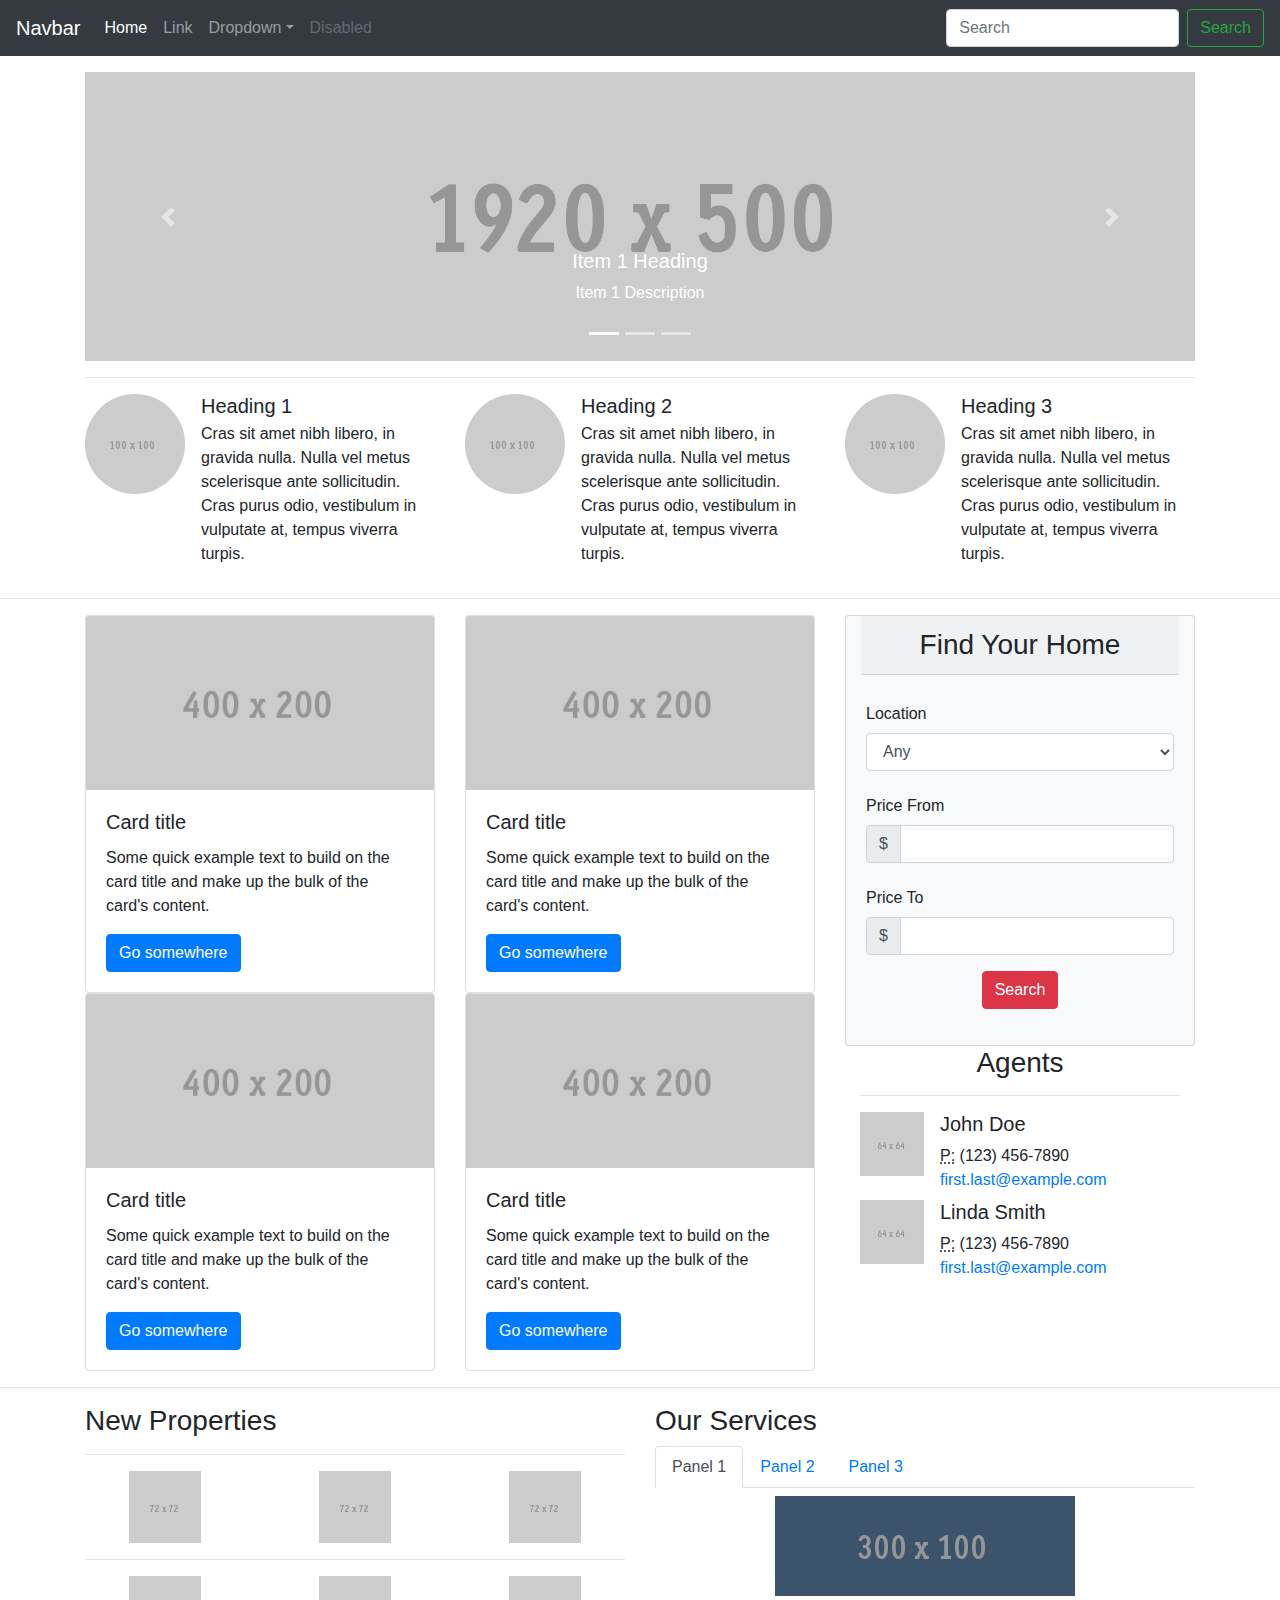
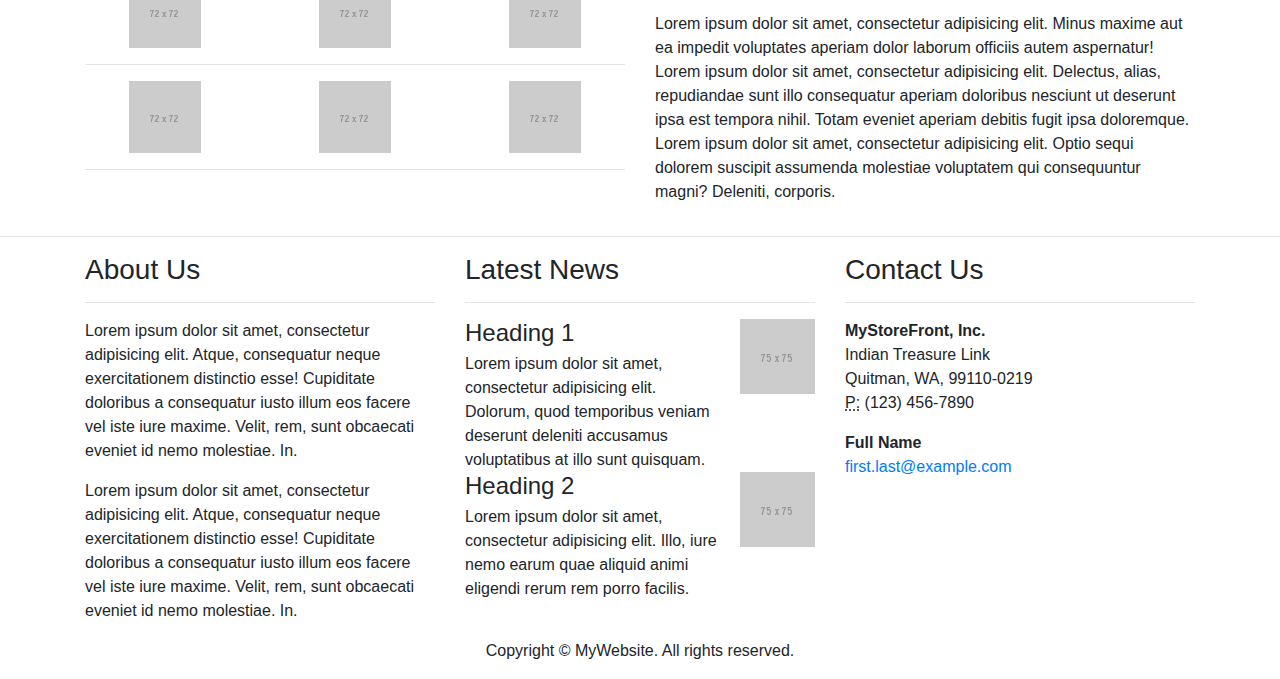
<file: test.html>
<!DOCTYPE html>
<html lang="en">
  <head>
    <meta charset="UTF-8">
    <meta http-equiv="X-UA-Compatible" content="IE=edge">
    <meta name="viewport" content="width=device-width, initial-scale=1">
    <title>Bootstrap Real Estate Page Template</title>
    <!-- Bootstrap -->
    <link href="css/bootstrap-4.4.1.css" rel="stylesheet">
  </head>
  <body>
    <nav class="navbar navbar-expand-lg navbar-dark bg-dark">
      <a class="navbar-brand" href="#">Navbar</a>
      <button class="navbar-toggler" type="button" data-toggle="collapse" data-target="#navbarSupportedContent" aria-controls="navbarSupportedContent" aria-expanded="false" aria-label="Toggle navigation">
      <span class="navbar-toggler-icon"></span>
      </button>
      <div class="collapse navbar-collapse" id="navbarSupportedContent">
        <ul class="navbar-nav mr-auto">
          <li class="nav-item active">
            <a class="nav-link" href="#">Home <span class="sr-only">(current)</span></a>
          </li>
          <li class="nav-item">
            <a class="nav-link" href="#">Link</a>
          </li>
          <li class="nav-item dropdown">
            <a class="nav-link dropdown-toggle" href="#" id="navbarDropdown" role="button" data-toggle="dropdown" aria-haspopup="true" aria-expanded="false">Dropdown</a>
            <div class="dropdown-menu" aria-labelledby="navbarDropdown">
              <a class="dropdown-item" href="#">Action</a>
              <a class="dropdown-item" href="#">Another action</a>
              <div class="dropdown-divider"></div>
              <a class="dropdown-item" href="#">Something else here</a>
            </div>
          </li>
          <li class="nav-item">
            <a class="nav-link disabled" href="#">Disabled</a>
          </li>
        </ul>
        <form class="form-inline my-2 my-lg-0">
          <input class="form-control mr-sm-2" type="search" placeholder="Search" aria-label="Search">
          <button class="btn btn-outline-success my-2 my-sm-0" type="submit">Search</button>
        </form>
      </div>
    </nav>
    <div class="container mt-3">
      <div class="row">
        <div class="col-12">
          <div id="carouselExampleControls" class="carousel slide" data-ride="carousel">
            <ol class="carousel-indicators">
              <li data-target="#carouselExampleControls" data-slide-to="0" class="active"></li>
              <li data-target="#carouselExampleControls" data-slide-to="1"></li>
              <li data-target="#carouselExampleControls" data-slide-to="2"></li>
            </ol>
            <div class="carousel-inner">
              <div class="carousel-item active">
                <img class="d-block w-100" src="images/1920x500.gif" alt="First slide">
                <div class="carousel-caption d-none d-md-block">
                  <h5>Item 1 Heading</h5>
                  <p>Item 1 Description</p>
                </div>
              </div>
              <div class="carousel-item">
                <img class="d-block w-100" src="images/1920x500.gif" alt="Second slide">
                <div class="carousel-caption d-none d-md-block">
                  <h5>Item 2 Heading</h5>
                  <p>Item 2 Description</p>
                </div>
              </div>
              <div class="carousel-item">
                <img class="d-block w-100" src="images/1920x500.gif" alt="Third slide">
                <div class="carousel-caption d-none d-md-block">
                  <h5>Item 3 Heading</h5>
                  <p>Item 3 Description</p>
                </div>
              </div>
            </div>
            <a class="carousel-control-prev" href="#carouselExampleControls" role="button" data-slide="prev">
            <span class="carousel-control-prev-icon" aria-hidden="true"></span>
            <span class="sr-only">Previous</span>
            </a>
            <a class="carousel-control-next" href="#carouselExampleControls" role="button" data-slide="next">
            <span class="carousel-control-next-icon" aria-hidden="true"></span>
            <span class="sr-only">Next</span>
            </a>
          </div>
        </div>
      </div>
      <hr>
    </div>
    <section>
      <div class="container">
        <div class="row">
          <div class="col-lg-4 col-md-6 col-12">
            <ul class="list-unstyled">
              <li class="media">
                <img class="mr-3 rounded-circle" src="images/100X100.gif" alt="Generic placeholder image">
                <div class="media-body">
                  <h5 class="mt-0 mb-1">Heading 1</h5>
                  <p class="mb-0">Cras sit amet nibh libero, in gravida nulla. Nulla vel metus scelerisque ante sollicitudin. Cras purus odio, vestibulum in vulputate at, tempus viverra turpis.</p>
                </div>
              </li>
            </ul>
          </div>
          <div class="col-lg-4 col-md-6 col-12">
            <ul class="list-unstyled">
              <li class="media">
                <img class="mr-3 rounded-circle" src="images/100X100.gif" alt="Generic placeholder image">
                <div class="media-body ">
                  <h5 class="mt-0 mb-1">Heading 2</h5>
                  <p class="mb-0">Cras sit amet nibh libero, in gravida nulla. Nulla vel metus scelerisque ante sollicitudin. Cras purus odio, vestibulum in vulputate at, tempus viverra turpis.</p>
                </div>
              </li>
            </ul>
          </div>
          <div class="col-lg-4 d-md-none d-lg-block">
            <ul class="list-unstyled">
              <li class="media">
                <img class="mr-3 rounded-circle" src="images/100X100.gif" alt="Generic placeholder image">
                <div class="media-body">
                  <h5 class="mt-0 mb-1">Heading 3</h5>
                  <p class="mb-0">Cras sit amet nibh libero, in gravida nulla. Nulla vel metus scelerisque ante sollicitudin. Cras purus odio, vestibulum in vulputate at, tempus viverra turpis.</p>
                </div>
              </li>
            </ul>
          </div>
        </div>
      </div>
    </section>
    <hr>
    <div class="container">
      <div class="row">
        <div class="col-lg-8 col-12">
          <div class="row">
            <div class="col-sm-6 col-12">
              <div class="card">
                <img class="card-img-top" src="images/400X200.gif" alt="Card image cap">
                <div class="card-body">
                  <h5 class="card-title">Card title</h5>
                  <p class="card-text">Some quick example text to build on the card title and make up the bulk of the card's content.</p>
                  <a href="#" class="btn btn-primary">Go somewhere</a>
                </div>
              </div>
            </div>
            <div class="col-sm-6 col-12">
              <div class="card">
                <img class="card-img-top" src="images/400X200.gif" alt="Card image cap">
                <div class="card-body">
                  <h5 class="card-title">Card title</h5>
                  <p class="card-text">Some quick example text to build on the card title and make up the bulk of the card's content.</p>
                  <a href="#" class="btn btn-primary">Go somewhere</a>
                </div>
              </div>
            </div>
          </div>
          <div class="row">
            <div class="col-sm-6 col-12">
              <div class="card">
                <img class="card-img-top" src="images/400X200.gif" alt="Card image cap">
                <div class="card-body">
                  <h5 class="card-title">Card title</h5>
                  <p class="card-text">Some quick example text to build on the card title and make up the bulk of the card's content.</p>
                  <a href="#" class="btn btn-primary">Go somewhere</a>
                </div>
              </div>
            </div>
            <div class="col-sm-6 col-12">
              <div class="card">
                <img class="card-img-top" src="images/400X200.gif" alt="Card image cap">
                <div class="card-body">
                  <h5 class="card-title">Card title</h5>
                  <p class="card-text">Some quick example text to build on the card title and make up the bulk of the card's content.</p>
                  <a href="#" class="btn btn-primary">Go somewhere</a>
                </div>
              </div>
            </div>
          </div>
        </div>
        <hr>
        <div class="col-lg-4 col-12">
          <div class="row mx-0">
            <div class="col-12 card bg-light mx-auto">
              <h3 class="text-center card-header">Find Your Home</h3>
              <form class="card-body">
                <div class="form-group row">
                  <label for="location1" class="col-form-label">Location</label>
                  <select class="form-control" name="location" id="location1">
                    <option value="">Any</option>
                    <option value="">1</option>
                    <option value="">2</option>
                  </select>
                </div>
                <div class="form-group row">
                  <label for="pricefrom" class="col-form-label">Price From</label>
                  <div class="input-group">
                    <div class="input-group-prepend">
                      <div class="input-group-text" id="basic-addon1">$</div>
                    </div>
                    <input type="text" class="form-control" id="pricefrom" aria-describedby="basic-addon1">
                  </div>
                </div>
                <div class="form-group row">
                  <label for="priceto" class="col-form-label">Price To</label>
                  <div class="input-group">
                    <div class="input-group-prepend">
                      <div class="input-group-text" id="basic-addon2">$</div>
                    </div>
                    <input type="text" class="form-control" id="priceto" aria-describedby="basic-addon2">
                  </div>
                </div>
                <p class="text-center"><a href="#" class="btn btn-danger" role="button">Search </a></p>
              </form>
            </div>
            <div class="col-12">
              <h3 class="text-center">Agents</h3>
              <hr>
              <div class="media">
                <img class="mr-3" src="images/64X64.gif" alt="Generic placeholder image">
                <div class="media-body">
                  <h5 class="mt-0">John Doe</h5>
                  <abbr title="Phone">P:</abbr> (123) 456-7890 <a href="mailto:#">first.last@example.com</a>
                </div>
              </div>
              <div class="media mt-2">
                <img class="mr-3" src="images/64X64.gif" alt="Generic placeholder image">
                <div class="media-body">
                  <h5 class="mt-0">Linda Smith</h5>
                  <abbr title="Phone">P:</abbr> (123) 456-7890 <a href="mailto:#">first.last@example.com</a>
                </div>
              </div>
            </div>
          </div>
        </div>
      </div>
    </div>
    <hr>
    <section>
      <div class="container">
        <div class="row">
          <div class="col-md-6 col-12">
            <h3>New Properties</h3>
            <hr>
            <div class="row">
              <div class="col-4">
                <div class="text-center"> <img src="images/72X72.gif" alt="Thumbnail Image 1"> </div>
              </div>
              <div class="col-4">
                <div class="text-center"> <img src="images/72X72.gif" alt="Thumbnail Image 1"></div>
              </div>
              <div class="col-4">
                <div class="text-center"> <img src="images/72X72.gif" alt="Thumbnail Image 1"></div>
              </div>
            </div>
            <hr>
            <div class="row">
              <div class="col-4">
                <div class="text-center"> <img src="images/72X72.gif" alt="Thumbnail Image 1"></div>
              </div>
              <div class="col-4">
                <div class="text-center"> <img src="images/72X72.gif" alt="Thumbnail Image 1"></div>
              </div>
              <div class="col-4">
                <div class="text-center"> <img src="images/72X72.gif" alt="Thumbnail Image 1"></div>
              </div>
            </div>
            <hr>
            <div class="row">
              <div class="col-4">
                <div class="text-center"> <img src="images/72X72.gif" alt="Thumbnail Image 1"></div>
              </div>
              <div class="col-4">
                <div class="text-center"> <img src="images/72X72.gif" alt="Thumbnail Image 1"></div>
              </div>
              <div class="col-4">
                <div class="text-center"> <img src="images/72X72.gif" alt="Thumbnail Image 1"></div>
              </div>
            </div>
            <hr>
          </div>
          <div class="col-md-6 col-12">
            <h3>Our Services</h3>
            <nav>
              <div class="nav nav-tabs" id="nav-tab" role="tablist">
                <a class="nav-item nav-link active" id="nav-home-tab" data-toggle="tab" href="#nav-home" role="tab" aria-controls="nav-home" aria-selected="true">Panel 1</a>
                <a class="nav-item nav-link" id="nav-profile-tab" data-toggle="tab" href="#nav-profile" role="tab" aria-controls="nav-profile" aria-selected="false">Panel 2</a>
                <a class="nav-item nav-link" id="nav-contact-tab" data-toggle="tab" href="#nav-contact" role="tab" aria-controls="nav-contact" aria-selected="false">Panel 3</a>
              </div>
            </nav>
            <div class="tab-content" id="nav-tabContent">
              <div class="tab-pane fade show active" id="nav-home" role="tabpanel" aria-labelledby="nav-home-tab">
                <p class="text-center mt-2"><img src="images/3b536b.gif" alt=""></p>
                <p>Lorem ipsum dolor sit amet, consectetur adipisicing elit. Minus maxime aut ea impedit voluptates aperiam dolor laborum officiis autem aspernatur! Lorem ipsum dolor sit amet, consectetur adipisicing elit. Delectus, alias, repudiandae sunt illo consequatur aperiam doloribus nesciunt ut deserunt ipsa est tempora nihil. Totam eveniet aperiam debitis fugit ipsa doloremque. Lorem ipsum dolor sit amet, consectetur adipisicing elit. Optio sequi dolorem suscipit assumenda molestiae voluptatem qui consequuntur magni? Deleniti, corporis.</p>
              </div>
              <div class="tab-pane fade" id="nav-profile" role="tabpanel" aria-labelledby="nav-profile-tab">
                <p class="text-center mt-2"><img src="images/3b536b.gif" alt=""></p>
                <p>Lorem ipsum dolor sit amet, consectetur adipisicing elit. Minus maxime aut ea impedit voluptates aperiam dolor laborum officiis autem aspernatur! Lorem ipsum dolor sit amet, consectetur adipisicing elit. Delectus, alias, repudiandae sunt illo consequatur aperiam doloribus nesciunt ut deserunt ipsa est tempora nihil. Totam eveniet aperiam debitis fugit ipsa doloremque. Lorem ipsum dolor sit amet, consectetur adipisicing elit. Optio sequi dolorem suscipit assumenda molestiae voluptatem qui consequuntur magni? Deleniti, corporis.</p>
              </div>
              <div class="tab-pane fade" id="nav-contact" role="tabpanel" aria-labelledby="nav-contact-tab">
                <p class="text-center mt-2"><img src="images/3b536b.gif" alt=""></p>
                <p>Lorem ipsum dolor sit amet, consectetur adipisicing elit. Minus maxime aut ea impedit voluptates aperiam dolor laborum officiis autem aspernatur! Lorem ipsum dolor sit amet, consectetur adipisicing elit. Delectus, alias, repudiandae sunt illo consequatur aperiam doloribus nesciunt ut deserunt ipsa est tempora nihil. Totam eveniet aperiam debitis fugit ipsa doloremque. Lorem ipsum dolor sit amet, consectetur adipisicing elit. Optio sequi dolorem suscipit assumenda molestiae voluptatem qui consequuntur magni? Deleniti, corporis.</p>
              </div>
            </div>
          </div>
        </div>
      </div>
    </section>
    <hr>
    <div class="container">
      <div class="row">
        <div class="col-md-8 col-12">
          <div class="row">
            <div class="col-lg-6 col-12">
              <h3>About Us</h3>
              <hr>
              <p>Lorem ipsum dolor sit amet, consectetur adipisicing elit. Atque, consequatur neque exercitationem distinctio esse! Cupiditate doloribus a consequatur iusto illum eos facere vel iste iure maxime. Velit, rem, sunt obcaecati eveniet id nemo molestiae. In.</p>
              <p>Lorem ipsum dolor sit amet, consectetur adipisicing elit. Atque, consequatur neque exercitationem distinctio esse! Cupiditate doloribus a consequatur iusto illum eos facere vel iste iure maxime. Velit, rem, sunt obcaecati eveniet id nemo molestiae. In.</p>
            </div>
            <div class="col-lg-6 col-12">
              <h3>Latest News</h3>
              <hr>
              <div>
            <div class="media">
              <div class="media-body">
                <h4 class="mt-0 mb-1">Heading 1</h4>
                Lorem ipsum dolor sit amet, consectetur adipisicing elit. Dolorum, quod temporibus veniam deserunt deleniti accusamus voluptatibus at illo sunt quisquam. </div>
              <a href="#"><img class="ml-3" src="images/75X.gif" alt="placeholder image"></a> </div>
            <div class="media">
              <div class="media-body">
                <h4 class="mt-0 mb-1">Heading 2</h4>
                Lorem ipsum dolor sit amet, consectetur adipisicing elit. Illo, iure nemo earum quae aliquid animi eligendi rerum rem porro facilis. </div>
              <a href="#"><img class="ml-3" src="images/75X.gif" alt="placeholder image"></a> </div>
          </div>
            </div>
          </div>
        </div>
        <div class="col-md-4 col-12 mt-md-0 mt-2">
          <h3>Contact Us</h3>
          <hr>
          <address>
            <strong>MyStoreFront, Inc.</strong><br>
            Indian Treasure Link<br>
            Quitman, WA, 99110-0219<br>
            <abbr title="Phone">P:</abbr> (123) 456-7890
          </address>
          <address>
            <strong>Full Name</strong><br>
            <a href="mailto:#">first.last@example.com</a>
          </address>
        </div>
      </div>
    </div>
    <footer class="text-center">
      <div class="container">
        <div class="row">
          <div class="col-12">
            <p>Copyright © MyWebsite. All rights reserved.</p>
          </div>
        </div>
      </div>
    </footer>
    <!-- jQuery (necessary for Bootstrap's JavaScript plugins) -->
    <script src="js/jquery-3.4.1.min.js"></script>
    <!-- Include all compiled plugins (below), or include individual files as needed -->
    <script src="js/popper.min.js"></script>
    <script src="js/bootstrap-4.4.1.js"></script>
  </body>
</html>
</file>
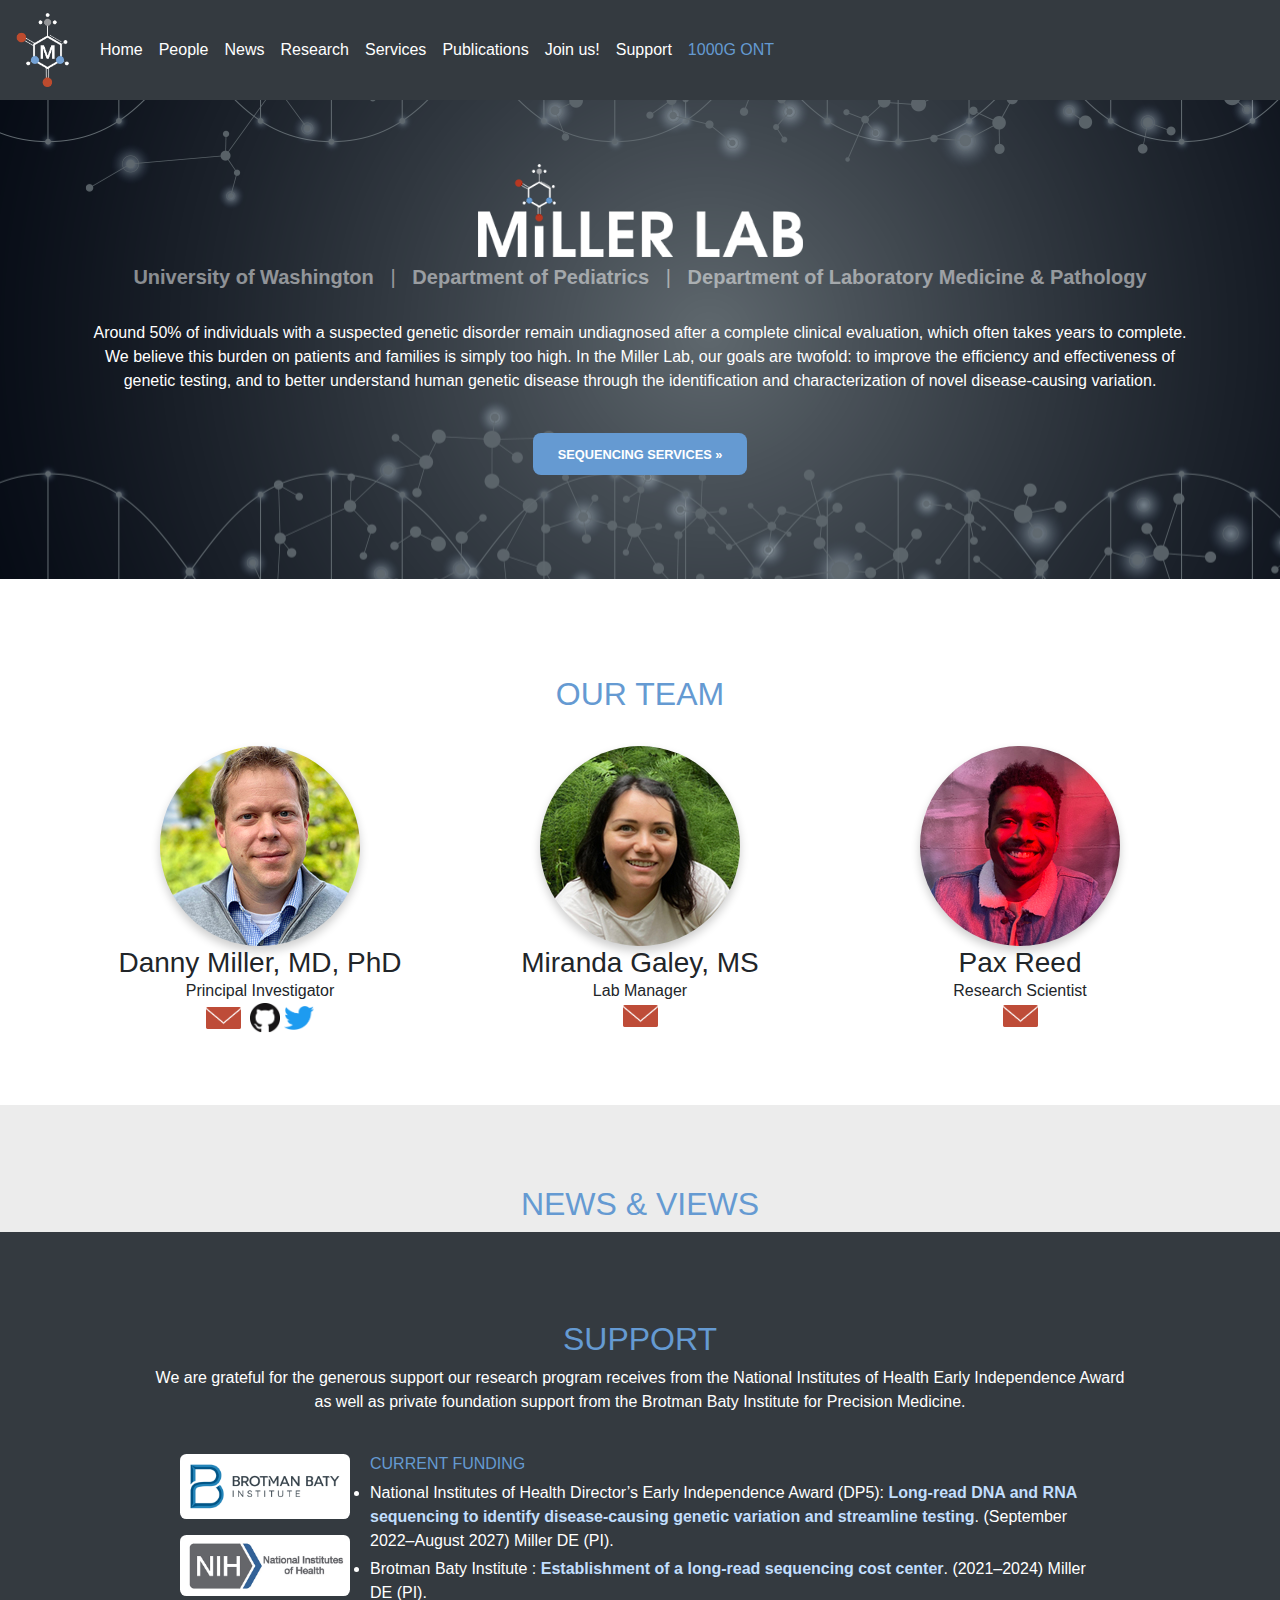
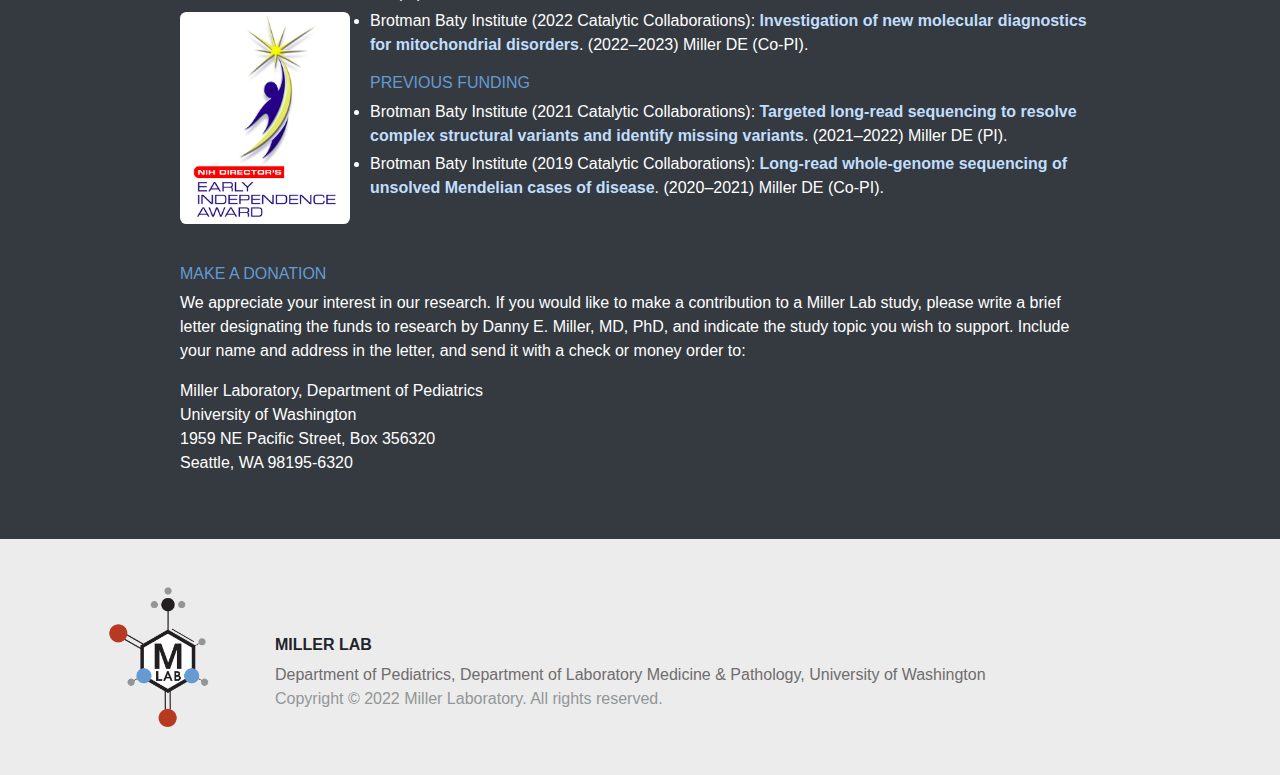
<file: TestPage.html>
<!DOCTYPE html>
<html lang="en">
  <head>
    <meta charset="UTF-8">
	<meta http-equiv="X-UA-Compatible" content="IE=edge">
	<meta name="viewport" content="width=device-width, initial-scale=1">
    <title>Test Page</title>
    <!-- Bootstrap -->
	<link href="css/bootstrap-4.4.1.css" rel="stylesheet">
	<link href="css/test-styles.css" rel="stylesheet" type="text/css">
  </head>
	
  <body>
	  
<!---Navbar--->	
	
	<nav class="navbar navbar-expand-lg navbar-dark bg-dark sticky-top">
      <a class="navbar-brand" href="#"><img src="images/MillerLabLogo-Mark-Reverse.png" alt="Miller Lab" width="60" id="Home"></a>
		<button class="navbar-toggler" 
				type="button" 
				data-toggle="collapse" 
				data-target="#navbarSupportedContent" 
				aria-controls="navbarSupportedContent" 
				aria-expanded="false" 
				aria-label="Toggle navigation"> 
			<span class="navbar-toggler-icon"></span> 
		</button>
      <div class="collapse navbar-collapse" id="navbarSupportedContent" data-toggle="collapse" data-target=".navbar-collapse">
        <ul class="navbar-nav mr-auto">
          <li class="nav-item active"> 
			  <a class="nav-link text-white" href="#top">Home 
				  <span class="sr-only">(current)</span></a> </li>
          <li class="nav-item"> 
			  <a class="nav-link text-white" href="#People">People</a> </li>
          <li class="nav-item"> 
			  <a class="nav-link text-white" href="#News">News</a> </li>
          <li class="nav-item"> 
			  <a class="nav-link text-white" href="#Research">Research</a> </li>
          <li class="nav-item"> 
			  <a class="nav-link text-white" href="#Services">Services</a> </li>
          <li class="nav-item"> 
			  <a class="nav-link text-white" href="#Publications">Publications</a> </li>
          <li class="nav-item"> 
			  <a class="nav-link text-white" href="#Join">Join us!</a> </li>
          <li class="nav-item"> 
			  <a class="nav-link text-white" href="#Support">Support</a> </li>
          <li class="nav-item"> 
			  <a class="nav-link" style="color:#659AD2" href="/1000G-ONT.html" target="_blank" rel="noopener noreferrer">1000G ONT</a> </li>	
        </ul>
      </div>
    </nav>
 
<!---Mission--->	
	
    <header>
      <div class="jumbotron rounded-0 bg-black" style="background-image: url(images/AdobeStock_177736569v4.png)">
     	<div class="container">
          <div class="row">
            <div class="col-12">
            	<p class="img-fluid mb-2 mt-0" style="text-align:center">
					<img src="images/MillerLabLogo-Reverse.png" alt="Miller Lab logo" width="325" class="align-content-lg-center" data-holder-rendered="true">
				</p>
					<h5 class="text-center text-white-50"><strong>University of Washington&nbsp;&nbsp; </strong>|<strong> &nbsp; Department of Pediatrics&nbsp;&nbsp; </strong>|<strong> &nbsp; Department of Laboratory Medicine &amp; Pathology</strong></h5>
						<br><p class="text-center text-white"> Around 50% of individuals with a suspected genetic disorder remain undiagnosed after a complete clinical evaluation, which often takes years to complete. We believe this burden on patients and families is simply too high. In the Miller Lab, our goals are twofold: to improve the efficiency and effectiveness of genetic testing, and to better understand human genetic disease through the identification and characterization of novel disease-causing variation.</p>
				<br>
    	          		<p class="text-center"><a class="btn text-white" href="#Services" role="button"><small><strong>SEQUENCING SERVICES »</strong></small></a></p>
				<br>
            </div>
          </div>
        </div>
	  </div>
    </header>
	
<!---Lab members--->	
	
	<section>
      <div class="container" id="People">
        <div class="row">
          <div class="col-lg-12 mb-4 mt-3 text-center"><br><br>
            <h2 style="color: #659AD2" class="text-center">OUR TEAM</h2>
          </div>
        </div>
      </div>
      <div class="container">
        <div class="row">
          <div class="col-lg-4 col-md-6 col-sm-12 text-center mb-4">
            <img class="rounded-circle" alt="Danny" src="images/People_200x200-Danny.jpg" style="width: 200px; height: 200px" data-holder-rendered="true">
            <h3 class="mb-0">Danny Miller, MD, PhD</h3>
			<p class="mb-0">Principal Investigator</p>
			<a href="mailto: dm1@uw.edu"><img style="width: 35px" src="images/Icon_envelope-red.png" alt="email"></a>&nbsp;&nbsp;<a href="https://github.com/danrdanny" target="_blank" rel="noopener noreferrer"><img style="width: 30px" src="images/Icon_GitHub-Mark-32px.png" alt="github"></a>&nbsp;<a href="https://twitter.com/danrdanny" target="_blank" rel="noopener noreferrer"><img style="width: 30px" src="images/Icon_Twitter icon.png" alt="twitter"></a>
		  </div>
          <div class="col-lg-4 col-md-6 col-sm-12 text-center mb-4">
            <img class="rounded-circle" alt="Miranda" src="images/People_200x200-Miranda.jpg" data-holder-rendered="true">
            <h3 class="mb-0">Miranda Galey, MS</h3>
            <p class="mb-0">Lab Manager</p>
			<a href="mailto: mgaley@uw.edu"><img style="width: 35px" src="images/Icon_envelope-red.png" alt="email"></a>
          </div>
          <div class="col-lg-4 col-md-6 col-sm-12 text-center mb-4">
            <img class="rounded-circle" alt="Pax" src="images/People_200x200-Pax.jpg" data-holder-rendered="true">
            <h3 class="mb-0">Pax Reed</h3>
            <p class="mb-0">Research Scientist</p>
			<a href="mailto: reedp7@uw.edu"><img style="width: 35px" src="images/Icon_envelope-red.png" alt="email"></a>
          </div>
        </div><br><br>
	  </div>
  </section>
	  
<!---News--->
	
  <section>
 	<div style="background-color:#ECECEC">
      <div class="container" id="News" >
        <div class="row">
          <div class="col-sm-12 mt-2">
            <br><br><br>
			  <h2 style="color: #659AD2" class="text-center">NEWS &amp; VIEWS</h2>
          </div>
        </div>
	  </div>  
	</div>
  </section>
 	
		
		

	 
		
		
		
		
		
		
<!---Support--->	
	
	<section id="Support">
		<div class="bg-dark"><br><br><br>
			<div class="container">
	    		<div class="row">
	        		<div class="col-12 mt-3 mb-4">
            			<h2 style="color: #659AD2" class="text-center">SUPPORT</h2>
							<p class="text-center text-white" style="padding-left: 6%; padding-right: 6%">We are grateful for the generous support our research program receives from the National Institutes of Health Early Independence Award as well as private foundation support from the Brotman Baty Institute for Precision Medicine.</p>
	          		</div>
	        	</div>
	        	<div class="row">
	          		<div class="col-sm-6 col-lg-4 col-xl-2 offset-xl-1">
	            		<p class="mb-10 text-center"><a href="https://brotmanbaty.org" target="_blank" rel="noopener noreferrer"><img class="card-img" src="images/Logo_BBI_wrk_500x190.png" style="width: 170px; background-color: white; border-radius: 0.4em" alt="BBI logo"></a></p>
						<p class="mb-10 text-center"><a href="https://www.nih.gov" target="_blank" rel="noopener noreferrer"><img class="card-img" src="images/Logo_NIH.jpg" style="width: 170px; border-radius: 0.4em" alt="NIH logo"></a></p>
						<p class="mb-10 text-center"><a href="https://commonfund.nih.gov/earlyindependence" target="blank" rel="noopener noreferrer"><img class="card-img" src="images/Logo_NIH-EIA.jpg" style="width: 170px; border-radius: 0.4em" alt="NIH EIA logo"></a></p>
       	  	  		</div>
   	   	  			<div class="col-sm-6 col-lg-4 offset-xl-0 text-white col-xl-8">
			 			<h6 style="color: #659AD2">CURRENT FUNDING</h6>
							<ul>
								<li class="mb-1">National Institutes of Health Director’s Early Independence Award (DP5): <span style="color: #C1DEFD"><strong>Long-read DNA and RNA sequencing to identify disease-causing genetic variation and streamline testing</strong></span>. (September 2022–August 2027) Miller DE (PI).</li>
								<li class="mb-1">Brotman Baty Institute : <span style="color: #C1DEFD"><strong>Establishment of a long-read sequencing cost center</strong></span>. (2021–2024) Miller DE (PI).</li>
								<li class="mb-1">Brotman Baty Institute (2022 Catalytic Collaborations): <span style="color: #C1DEFD"><strong>Investigation of new molecular diagnostics for mitochondrial disorders</strong></span>. (2022–2023) Miller DE (Co-PI).</li>	
							</ul>
						<h6 style="color: #659AD2">PREVIOUS FUNDING</h6>
							<ul>
								<li class="mb-1">Brotman Baty Institute (2021 Catalytic Collaborations): <span style="color: #C1DEFD"><strong>Targeted long-read sequencing to resolve complex structural variants and identify missing variants</strong></span>. (2021–2022) Miller DE (PI).</li>
								<li class="mb-1">Brotman Baty Institute (2019 Catalytic Collaborations): <span style="color: #C1DEFD"><strong>Long-read whole-genome sequencing of unsolved Mendelian cases of disease</strong></span>. (2020–2021) Miller DE (Co-PI).</li>
							</ul>					
					</div>  
				</div>
				<div class="row">
	        		<div class="col-sm-6 col-lg-4 col-xl-1 offset-xl-0">
					</div>
					<div class="col-sm-6 col-lg-4 offset-xl-0 text-white col-xl-10">
			 	 		<div class="text-white mt-4">
							<h6 style="color: #659AD2">MAKE A DONATION</h6>
								<p class="text-white">We appreciate your interest in our research. If you would like to make a contribution to a Miller Lab study, please write a brief letter designating the funds to research by Danny E. Miller, MD, PhD, and indicate the study topic you wish to support. Include your name and address in the letter, and send it with a check or money order to:</p>
							<p class="text-white">Miller Laboratory, Department of Pediatrics<br>University of Washington<br>1959 NE Pacific Street, Box 356320<br>Seattle, WA 98195-6320</p>
			  			</div>
					</div>
				</div><br><br>
			</div>
		</div>  
	</section>
<!---Footer--->	
			
  	<footer class="text-left" style="background-color:#ECECEC">
      <div class="container">
        <div class="row">
          <div class="text-center col-sm-12 col-lg-2 mt-5 mb-5">
			  <img  alt="Miller Lab logo" style="height: 140px;" src="images/MillerLabLogo-Mark1.png" data-holder-rendered="true">
		  </div>  
          <div class="col-sm-12 col-lg-10 mt-5 mb-5">
			  <br><br>
              <h6><strong>MILLER LAB</strong></h6>
				<p style="color:#6F6D6D">Department of Pediatrics, Department of Laboratory Medicine &amp; Pathology, University of Washington 
		 		<br>
				<font color="#929697">Copyright © 2022 Miller Laboratory. All rights reserved.</font></p>
          </div>
        </div>
      </div>
    </footer>


	<!-- jQuery (necessary for Bootstrap's JavaScript plugins) --> 
	<script src="js/jquery-3.4.1.min.js"></script>

	<!-- Include all compiled plugins (below), or include individual files as needed -->
	<script src="js/popper.min.js"></script> 
	<script src="js/bootstrap-4.4.1.js"></script>
	  	<script src="js/custom.js"></script>

  </body>
</html>
</file>
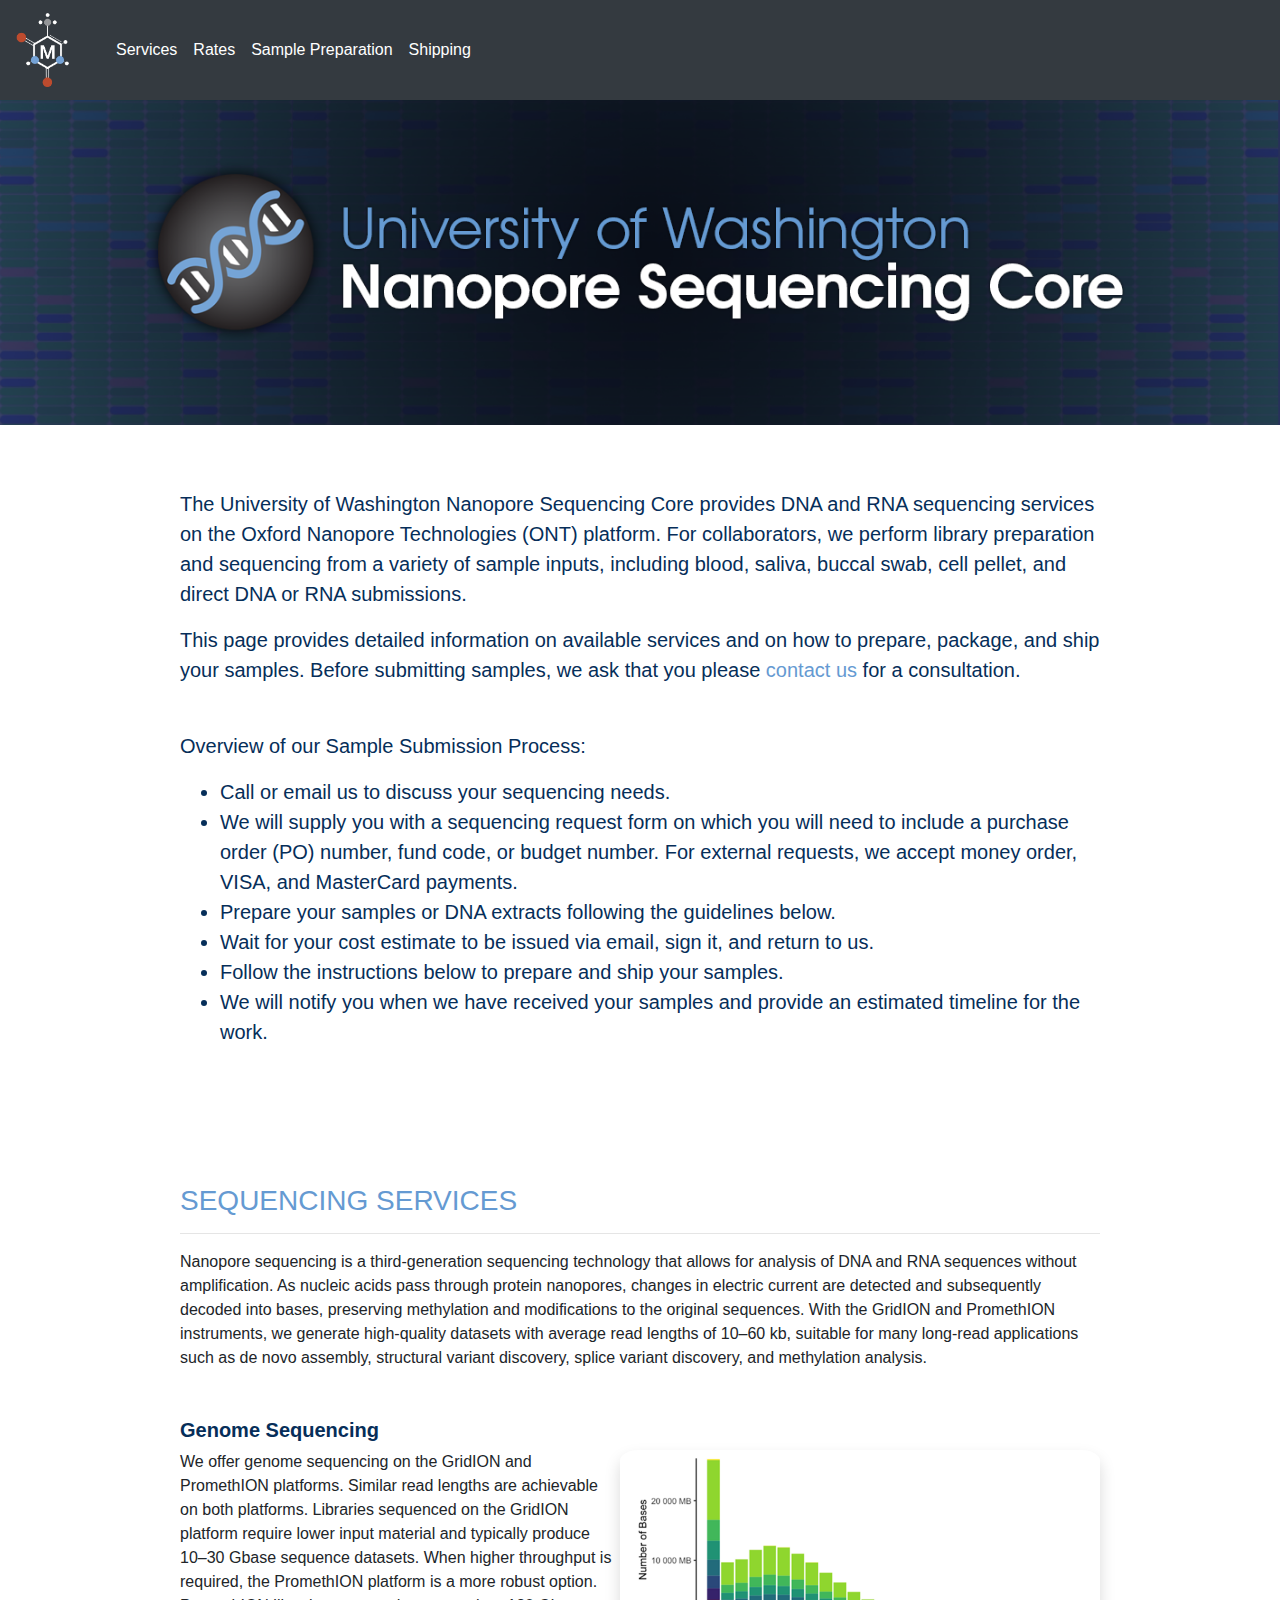
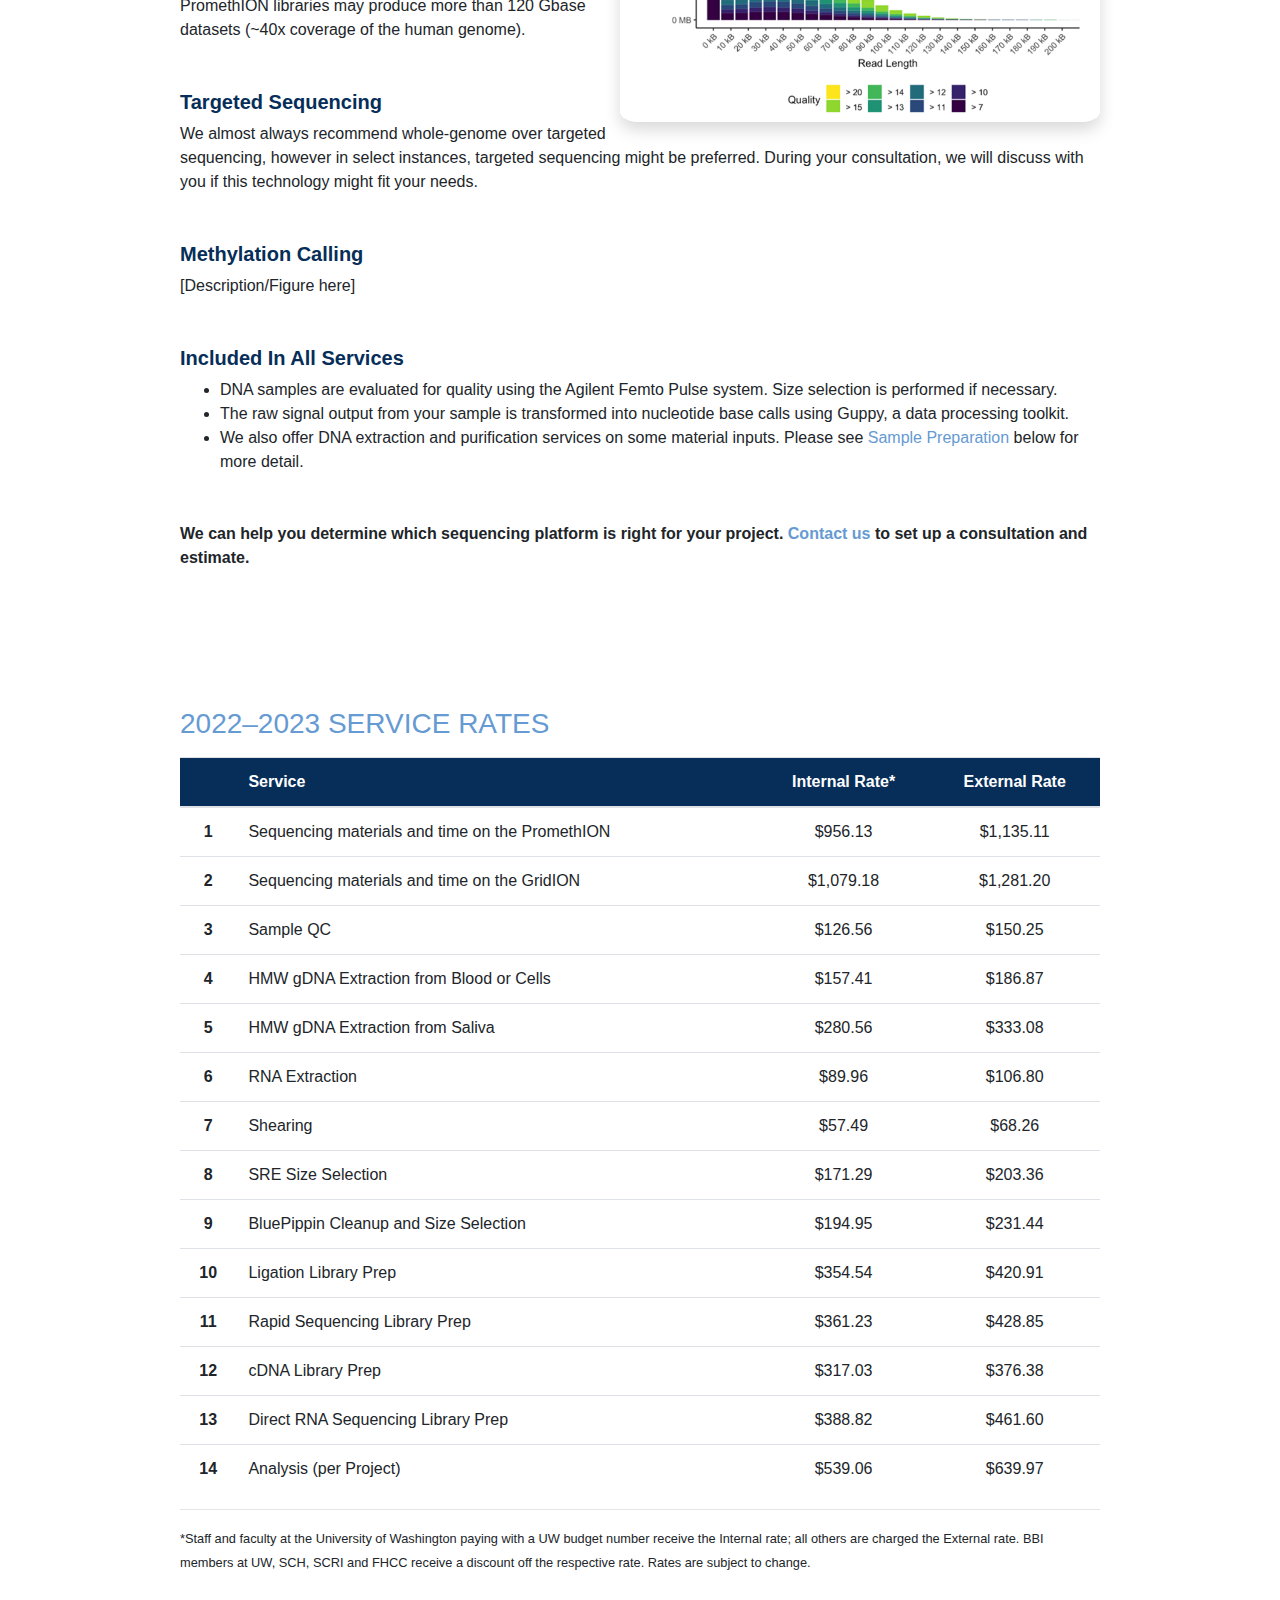
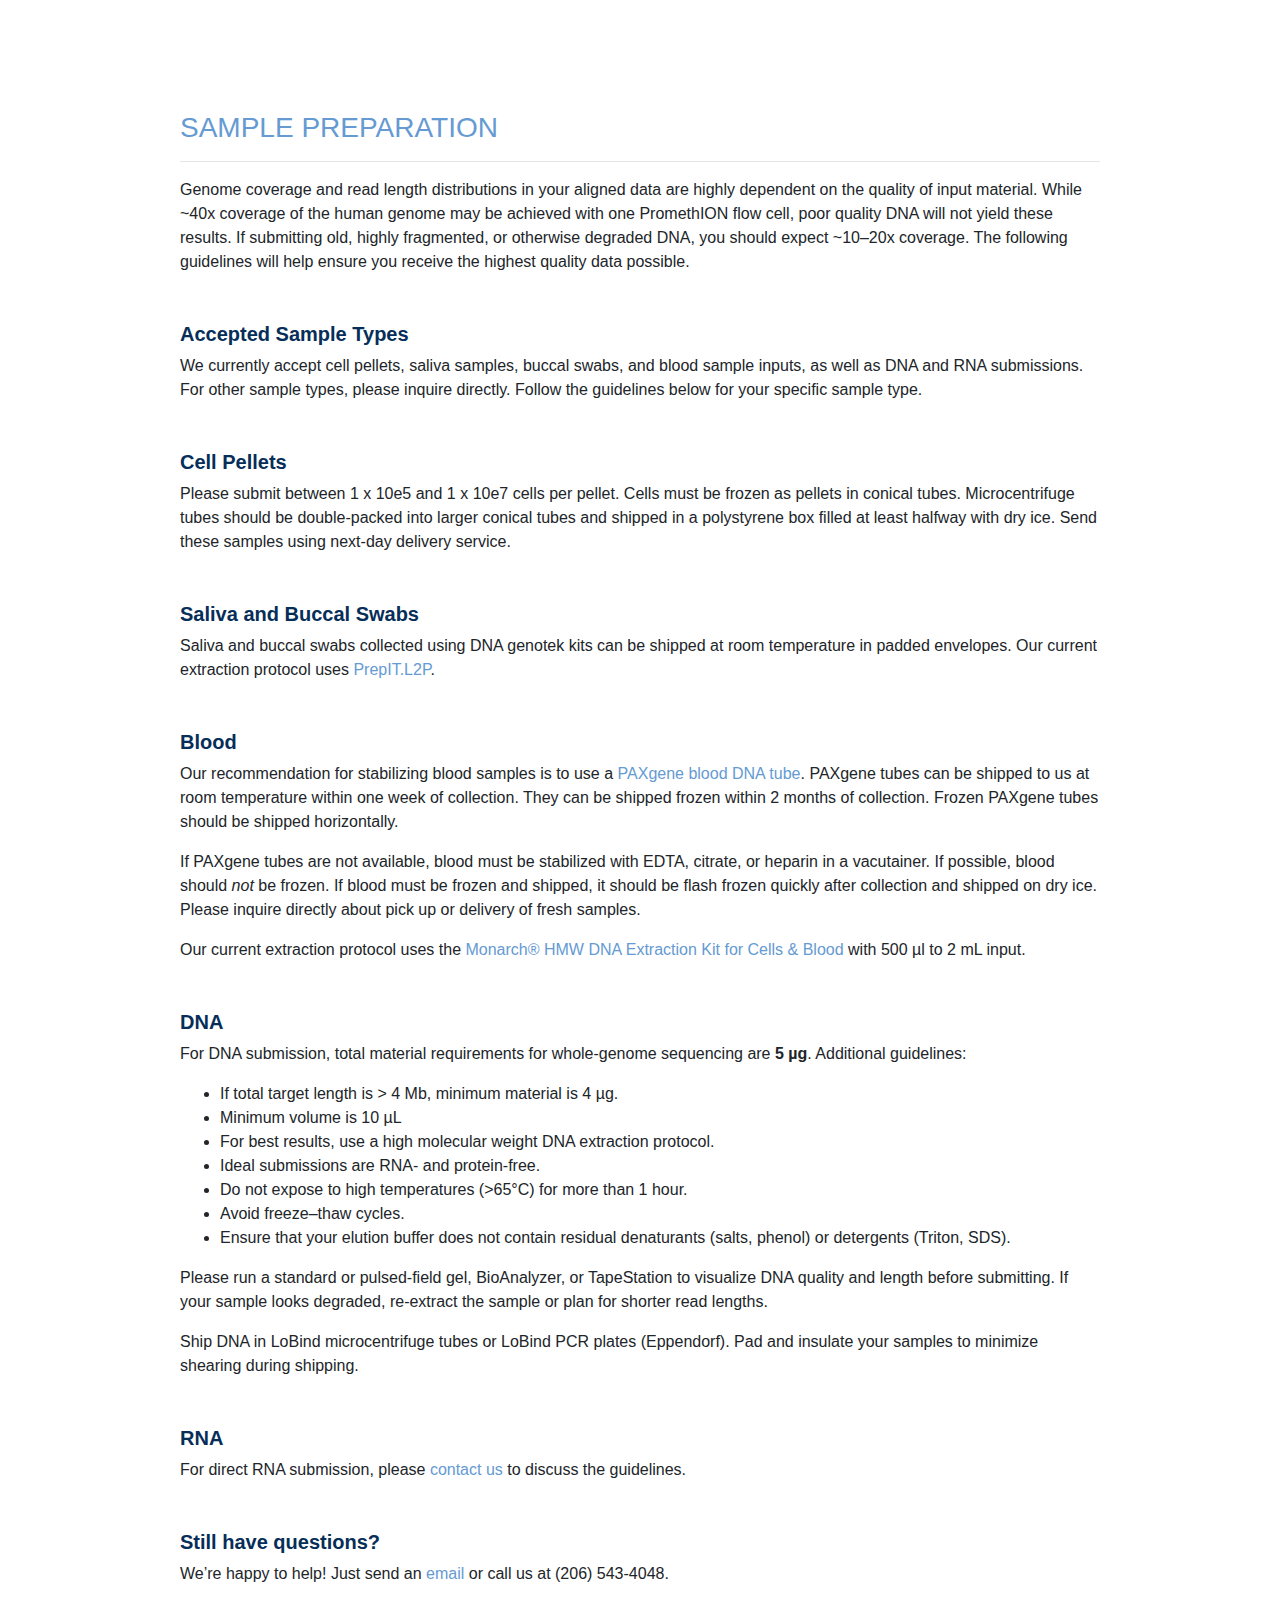
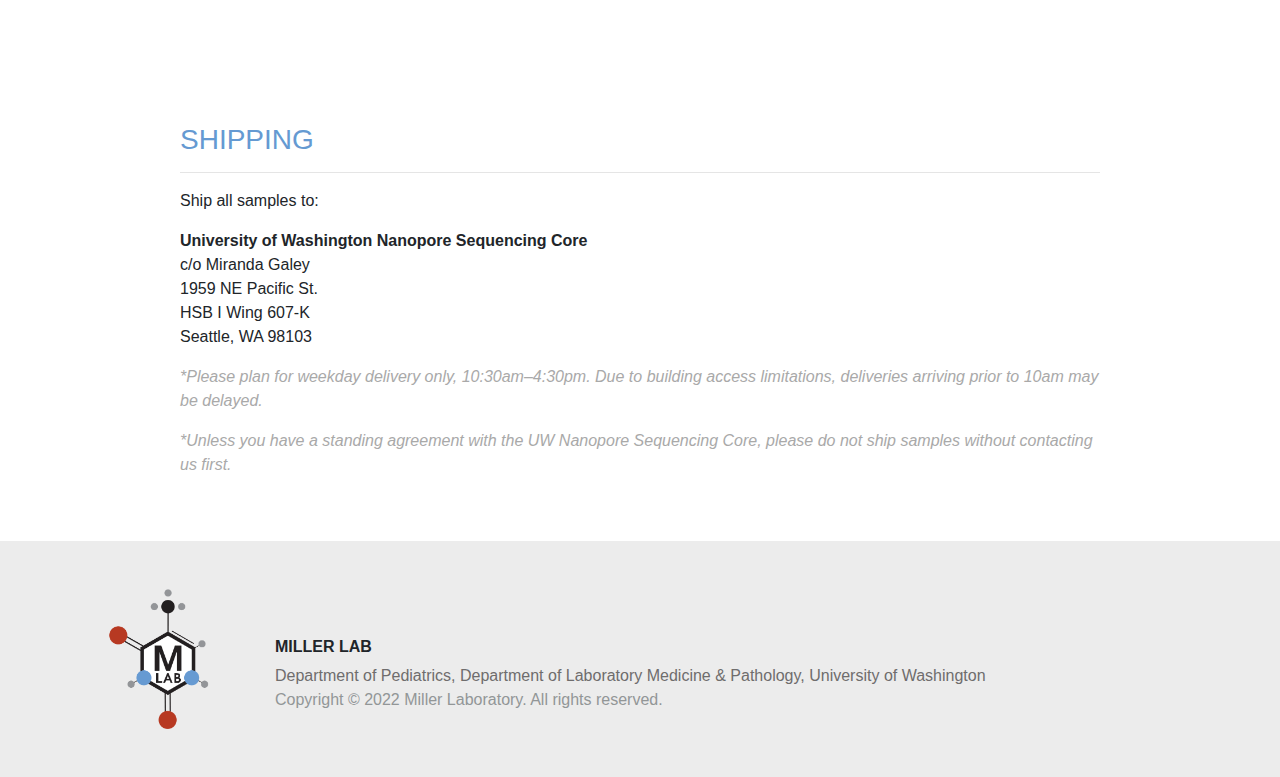
<file: UW-NSC.html>
<!DOCTYPE html>
<html lang="en">
  <head>
    <meta charset="UTF-8">
    <meta http-equiv="X-UA-Compatible" content="IE=edge">
    <meta name="viewport" content="width=device-width, initial-scale=1">
	<meta name="description" content="The University of Washington Nanopore Sequencingn Core is a part of the Miller Lab, led by Danny E. Miller, MD, PhD. Services include DNA extraction, library preparation, genome sequencing, and methylation calling. Samples are sequenced on an Oxford Nanopore PromethION 24 or on an Oxford Nanopore GridION."/>
	<meta name="keywords" content="Danny Miller, Danny E. Miller, long-read sequencing, structural variant, structural variation, unsolved genetic disorder, genetic diagnosis, methylation, Oxford Nanopore Technologies, ONT, Nanopore, LRS, whole-genome sequencing, genetic testing, genomics, genome assembly, diagnostic odyssey"/>
    <title>UW Nanopore Sequencing Core</title>
	<link rel="shortcut icon" type="image/png" href="images/favicon.png">
    <!-- Bootstrap -->
    <link href="css/bootstrap-4.4.1.css" rel="stylesheet">
    <link href="css/styles.css" rel="stylesheet" type="text/css">
  </head>

<body>
	
	
<!---Navbar--->	
	
	<nav class="navbar navbar-expand-lg navbar-dark bg-dark sticky-top">
      <a class="navbar-brand" href="index.html" target="_blank" rel="noopener noreferrer"><img src="images/MillerLabLogo-Mark-Reverse.png" alt="Miller Lab" width="60" id="Home"></a>
		<button class="navbar-toggler" 
				type="button" 
				data-toggle="collapse" 
				data-target="#navbarSupportedContent" 
				aria-controls="navbarSupportedContent" 
				aria-expanded="false" 
				aria-label="Toggle navigation"> 
			<span class="navbar-toggler-icon"></span> 
		</button>
      <div class="collapse navbar-collapse" id="navbarSupportedContent" data-toggle="collapse" data-target=".navbar-collapse">
        <ul class="navbar-nav mr-auto">
          <li class="nav-item active"> 
			  <a class="nav-link text-white" href="#top"><span class="sr-only">(current)</span></a> </li>
          <li class="nav-item"> 
			  <a class="nav-link text-white" href="#CoreServices">Services</a> </li>
          <li class="nav-item"> 
			  <a class="nav-link text-white" href="#Rates">Rates</a> </li>
          <li class="nav-item"> 		  
			  <a class="nav-link text-white" href="#SamplePrep">Sample Preparation</a> </li>
          <li class="nav-item"> 
			  <a class="nav-link text-white" href="#Shipping">Shipping</a> </li>
        </ul>
      </div>
    </nav>
 
	
<!---Banner--->	
	
    <header>
	  <img class="embed-responsive" src="images/UW-NSC_banner.png" alt="NSC banner">
    </header>
	
	
<!---Intro--->	
	
	<section>		
      <div class="container" id="top">
	  <br>
	  <br>		  
        <div class="row">
          	<div class="col-lg-8 mb-4 mt-3 offset-xl-1 col-xl-10 text-left lead" style="color:#062E59">
			  	<p>The University of Washington Nanopore Sequencing Core provides DNA and RNA sequencing services on the Oxford Nanopore Technologies (ONT) platform. For collaborators, we perform library preparation and sequencing from a variety of sample inputs, including blood, saliva, buccal swab, cell pellet, and direct DNA or RNA submissions.</p>
				<p>This page provides detailed information on available services and on how to prepare, package, and ship your samples. Before submitting samples, we ask that you please <a href="mailto:uwont@uw.edu?Subject=UW NSC Consultation Request">contact us</a> for a consultation. </p>
				<br>
				<p><strong>Overview of our Sample Submission Process:</strong></p>
					<ul>
						<li>Call or email us to discuss your sequencing needs.</li>
						<li>We will supply you with a sequencing request form on which you will need to include a purchase order (PO) number, fund code, or budget number. For external requests, we accept money order, VISA, and MasterCard payments.</li>
						<li>Prepare your samples or DNA extracts following the guidelines below.</li>
						<li>Wait for your cost estimate to be issued via email, sign it, and return to us.</li>
						<li>Follow the instructions below to prepare and ship your samples.</li>
						<li>We will notify you when we have received your samples and provide an estimated timeline for the work.</li>
					</ul>				
          </div>
        </div>
      </div>
  	</section>	

	
<!---Services--->	
	
	
	<section>
		<div class="container" id="CoreServices">
			<hr style="border-color:white">
        </div>
    </section>			
	<section>
		<div class="container">
       	  <div class="row">
          	<div class="col-lg-8 mb-4 mt-3 offset-xl-1 col-xl-10">
          		<h3 style="color:#659AD2" class="text-left mt-5">SEQUENCING SERVICES</h3>
					<hr>
			  		<p class="text-left">Nanopore sequencing is a third-generation sequencing technology that allows for analysis of DNA and RNA sequences without amplification. As nucleic acids pass through protein nanopores, changes in electric current are detected and subsequently decoded into bases, preserving methylation and modifications to the original sequences. With the GridION and PromethION instruments, we generate high-quality datasets with average read lengths of 10–60 kb, suitable for many long-read applications such as de novo assembly, structural variant discovery, splice variant discovery, and methylation analysis.</p>
          		<h5 style="color:#062E59" class="text-left mt-5"><strong>Genome Sequencing</strong></h5>
					<p><img src="images/NSC_GenomeSequencing.png" class="float-right mb-3 ml-2 shadow" style="width:30em; border-radius:4%" alt="Nanopore read length">We offer genome sequencing on the GridION and PromethION platforms. Similar read lengths are achievable on both platforms. Libraries sequenced on the GridION platform require lower input material and typically produce 10–30 Gbase sequence datasets. When higher throughput is required, the PromethION platform is a more robust option. PromethION libraries may produce more than 120 Gbase datasets (~40x coverage of the human genome).</p>
          		<h5 style="color:#062E59" class="text-left mt-5"><strong>Targeted Sequencing</strong></h5>
			  		<p class="text-left">We almost always recommend whole-genome over targeted sequencing, however in select instances, targeted sequencing might be preferred. During your consultation, we will discuss with you if this technology might fit your needs.</p>					
          		<h5 style="color:#062E59" class="text-left mt-5"><strong>Methylation Calling</strong></h5>
			  		<p class="text-left">[Description/Figure here]</p>	
          		<h5 style="color:#062E59" class="text-left mt-5"><strong>Included In All Services</strong></h5>
			  		<ul class="text-left">
						<li>DNA samples are evaluated for quality using the Agilent Femto Pulse system. Size selection is performed if necessary.</li>
						<li>The raw signal output from your sample is transformed into nucleotide base calls using Guppy, a data processing toolkit.</li>
						<li>We also offer DNA extraction and purification services on some material inputs. Please see <a href="#SamplePrep">Sample Preparation</a> below for more detail.</li>
					</ul>				
          		<p class="text-left mt-5"><strong>We can help you determine which sequencing platform is right for your project. <a href="mailto:uwont@uw.edu?Subject=UW NSC Consultation Request">Contact us</a> to set up a consultation and estimate. </strong></p>
          	</div>
		  </div>
        </div>
    </section>	

	
	
<!---Rates--->	
	
	<section>
		<div class="container" id="Rates">
			<hr style="border-color:white">
        </div>
    </section>			
	<section>
		<div class="container">
       	  <div class="row">
          	<div class="col-lg-8 mb-4 mt-3 offset-xl-1 col-xl-10">
          		<h3 style="color:#659AD2" class="text-left mt-5">2022–2023 SERVICE RATES</h3>
			  		<p></p>
					<table class="table">
  						<thead>
    					<tr style="background-color:#062E59" class="text-white">
							<th></th>
      						<th class="text-left">Service</th>
    						<th class="text-center">Internal Rate*</th>
     						<th class="text-center">External Rate</th>
    					</tr>
  						</thead>
  						<tbody>
    					<tr>
							<td class="text-center"><strong>1</strong></td>
      						<td>Sequencing materials and time on the PromethION</td>
      						<td class="text-center">$956.13</td>
      						<td class="text-center">$1,135.11</td>
    					</tr>
    					<tr>
							<td class="text-center"><strong>2</strong></td>
      						<td>Sequencing materials and time on the GridION</td>
      						<td class="text-center">$1,079.18</td>
      						<td class="text-center">$1,281.20</td>
    					</tr>
    						<tr>
							<td class="text-center"><strong>3</strong></td>
      						<td>Sample QC</td>
      						<td class="text-center">$126.56</td>
      						<td class="text-center">$150.25</td>
    					</tr>
    					<tr>
							<td class="text-center"><strong>4</strong></td>
      						<td>HMW gDNA Extraction from Blood or Cells</td>
      						<td class="text-center">$157.41</td>
      						<td class="text-center">$186.87</td>
    					</tr>
    					<tr>
							<td class="text-center"><strong>5</strong></td>
      						<td>HMW gDNA Extraction from Saliva</td>
      						<td class="text-center">$280.56</td>
      						<td class="text-center">$333.08</td>
    					</tr>
    					<tr>
							<td class="text-center"><strong>6</strong></td>
      						<td>RNA Extraction</td>
      						<td class="text-center">$89.96</td>
      						<td class="text-center">$106.80</td>
    					</tr>
    					<tr>
							<td class="text-center"><strong>7</strong></td>
      						<td>Shearing</td>
      						<td class="text-center">$57.49</td>
      						<td class="text-center">$68.26</td>
    					</tr>
    					<tr>
							<td class="text-center"><strong>8</strong></td>
      						<td>SRE Size Selection</td>
      						<td class="text-center">$171.29</td>
      						<td class="text-center">$203.36</td>
    					</tr>
    					<tr>
							<td class="text-center"><strong>9</strong></td>
      						<td>BluePippin Cleanup and Size Selection</td>
      						<td class="text-center">$194.95</td>
      						<td class="text-center">$231.44</td>
    					</tr>
    					<tr>
							<td class="text-center"><strong>10</strong></td>
      						<td>Ligation Library Prep</td>
      						<td class="text-center">$354.54</td>
      						<td class="text-center">$420.91</td>
    					</tr>
    					<tr>
							<td class="text-center"><strong>11</strong></td>
      						<td>Rapid Sequencing Library Prep</td>
      						<td class="text-center">$361.23</td>
      						<td class="text-center">$428.85</td>
    					</tr>
    					<tr>
							<td class="text-center"><strong>12</strong></td>
      						<td>cDNA Library Prep</td>
      						<td class="text-center">$317.03</td>
      						<td class="text-center">$376.38</td>
    					</tr>
    					<tr>
							<td class="text-center"><strong>13</strong></td>
      						<td>Direct RNA Sequencing Library Prep</td>
      						<td class="text-center">$388.82</td>
      						<td class="text-center">$461.60</td>
    					</tr>
    					<tr>
							<td class="text-center"><strong>14</strong></td>
      						<td>Analysis (per Project)</td>
      						<td class="text-center">$539.06</td>
      						<td class="text-center">$639.97</td>
    					</tr>
						</tbody>
				</table>
					<hr>
					<p class="text-left"><small>*Staff and faculty at the University of Washington paying with a UW budget number receive the Internal rate; all others are charged the External rate. BBI members at UW, SCH, SCRI and FHCC receive a discount off the respective rate. Rates are subject to change.</small></p>
          	</div>
		  </div>
        </div>
    </section>			
	
	
<!---Sample Prep instruction--->	
	
	<section>
		<div class="container" id="SamplePrep">
			<hr style="border-color:white">
        </div>
    </section>		
	<section>
		<div class="container">
       	  <div class="row">
          	<div class="col-lg-8 mb-4 mt-3 offset-xl-1 col-xl-10">
          		<h3 style="color:#659AD2" class="text-left mt-5">SAMPLE PREPARATION</h3>
					<hr>
					<p>Genome coverage and read length distributions in your aligned data are highly dependent on the quality of input material. While ~40x coverage of the human genome may be achieved with one PromethION flow cell, poor quality DNA will not yield these results. If submitting old, highly fragmented, or otherwise degraded DNA, you should expect ~10–20x coverage. The following guidelines will help ensure you receive the highest quality data possible.</p>
				
				<h5 style="color:#062E59" class="text-left mt-5"><strong>Accepted Sample Types</strong></h5>
					<p>We currently accept cell pellets, saliva samples, buccal swabs, and blood sample inputs, as well as DNA and RNA submissions. For other sample types, please inquire directly. Follow the guidelines below for your specific sample type.</p>
				<h5 style="color:#062E59" class="text-left mt-5"><strong>Cell Pellets</strong></h5>
					<p>Please submit between 1 x 10e5 and 1 x 10e7 cells per pellet. Cells must be frozen as pellets in conical tubes. Microcentrifuge tubes should be double-packed into larger conical tubes and shipped in a polystyrene box filled at least halfway with dry ice. Send these samples using next-day delivery service.</p>
				<h5 style="color:#062E59" class="text-left mt-5"><strong>Saliva and Buccal Swabs</strong></h5>
					<p>Saliva and buccal swabs collected using DNA genotek kits can be shipped at room temperature in padded envelopes. Our current extraction protocol uses <a href="https://www.dnagenotek.com/row/products/reagents-preparation/prepIT/PT-L2P.html" target="_blank" rel="noopener noreferrer">PrepIT.L2P</a>.</p>
				<h5 style="color:#062E59" class="text-left mt-5"><strong>Blood</strong></h5>
					<p>Our recommendation for stabilizing blood samples is to use a <a href="https://www.qiagen.com/us/products/discovery-and-translational-research/sample-collection-stabilization/dna/paxgene-blood-dna-tubes/" target="_blank" rel="noopener noreferrer">PAXgene blood DNA tube</a>. PAXgene tubes can be shipped to us at room temperature within one week of collection. They can be shipped frozen within 2 months of collection. Frozen PAXgene tubes should be shipped horizontally. </p>
					<p>If PAXgene tubes are not available, blood must be stabilized with EDTA, citrate, or heparin in a vacutainer. If possible, blood should <em>not</em> be frozen. If blood must be frozen and shipped, it should be flash frozen quickly after collection and shipped on dry ice. Please inquire directly about pick up or delivery of fresh samples.</p>
					<p>Our current extraction protocol uses the <a href="https://www.neb.com/products/t3050-monarch-hmw-dna-extraction-kit-for-cells-and-blood#Product%20Information" target="_blank" rel="noopener noreferrer">Monarch&reg; HMW DNA Extraction Kit for Cells &amp; Blood</a> with 500 µl to 2 mL input. </p>
				<h5 style="color:#062E59" class="text-left mt-5"><strong>DNA</strong></h5>
					<p>For DNA submission, total material requirements for whole-genome sequencing are <strong>5 µg</strong>. Additional guidelines:</p>
						<ul>
 						<li>If total target length is &#62; 4 Mb, minimum material is 4 µg.</li>
 						<li>Minimum volume is 10 µL</li>
 						<li>For best results, use a high molecular weight DNA extraction protocol.</li>
 						<li>Ideal submissions are RNA- and protein-free.</li>
 						<li>Do not expose to high temperatures (&#62;65&deg;C) for more than 1 hour.</li>
 						<li>Avoid freeze&ndash;thaw cycles.</li>
 						<li>Ensure that your elution buffer does not contain residual denaturants (salts, phenol) or detergents (Triton, SDS).</li>
 					</ul>
					<p>Please run a standard or pulsed-field gel, BioAnalyzer, or TapeStation to visualize DNA quality and length before submitting. If your sample looks degraded, re-extract the sample or plan for shorter read lengths.</p>
					<p>Ship DNA in LoBind microcentrifuge tubes or LoBind PCR plates (Eppendorf). Pad and insulate your samples to minimize shearing during shipping.</p>
				<h5 style="color:#062E59" class="text-left mt-5"><strong>RNA</strong></h5>
					<p>For direct RNA submission, please <a href="mailto:uwont@uw.edu?Subject=UW NSC Consultation Request">contact us</a> to discuss the guidelines.</p>	
				<h5 style="color:#062E59" class="text-left mt-5"><strong>Still have questions?</strong></h5>
					<p>We’re happy to help! Just send an <a href="mailto:uwont@uw.edu?Subject=UW NSC Consultation Request">email</a> or call us at (206) 543-4048.</p>
          	</div>
		  </div>
        </div>
    </section>	
	
	
<!---Shipping--->	
	
	<section>
		<div class="container" id="Shipping">
			<hr style="border-color:white">
        </div>
    </section>				
	<section>
		<div class="container">
       	  <div class="row">
          	<div class="col-lg-8 mb-4 mt-3 offset-xl-1 col-xl-10">
          		<h3 style="color:#659AD2" class="text-left mt-5">SHIPPING</h3>
				<hr>
					<p>Ship all samples to:</p>
			  		<p><strong>University of Washington Nanopore Sequencing Core</strong>
			  		<br>c/o Miranda Galey
			  		<br>1959 NE Pacific St.
			  		<br>HSB I Wing 607-K
			  		<br>Seattle, WA 98103</p>
			  		<p style="color:darkgray"><em>*Please plan for weekday delivery only, 10:30am–4:30pm. Due to building access limitations, deliveries arriving prior to 10am may be delayed.</em></p>
			  		<p style="color:darkgray"><em>*Unless you have a standing agreement with the UW Nanopore Sequencing Core, please do not ship samples without contacting us first.</em></p>
          	</div>
		  </div>
        </div>
    </section>	
			
	

	
	<br>
	
<!---Footer--->	
	
  	<footer class="text-left" style="background-color:#ECECEC">
      <div class="container">
        <div class="row">
          <div class="text-center col-sm-12 col-lg-2 mt-5 mb-5">
			  <img  alt="Miller Lab logo" style="height: 140px;" src="images/MillerLabLogo-Mark1.png" data-holder-rendered="true">
		  </div>  
          <div class="col-sm-12 col-lg-10 mt-5 mb-5">
			  <br><br>
              <h6><strong>MILLER LAB</strong></h6>
				<p style="color:#6F6D6D">Department of Pediatrics, Department of Laboratory Medicine &amp; Pathology, University of Washington 
		 		<br>
				<font color="#929697">Copyright © 2022 Miller Laboratory. All rights reserved.</font></p>
          </div>
        </div>
      </div>
    </footer>
	
	
	
    <!-- jQuery (necessary for Bootstrap's JavaScript plugins) --> 
    <script src="js/jquery-3.4.1.min.js"></script> 
    <!-- Include all compiled plugins (below), or include individual files as needed --> 
    <script src="js/popper.min.js"></script> 
    <script src="js/bootstrap-4.4.1.js"></script>
</body>
</html>
</file>
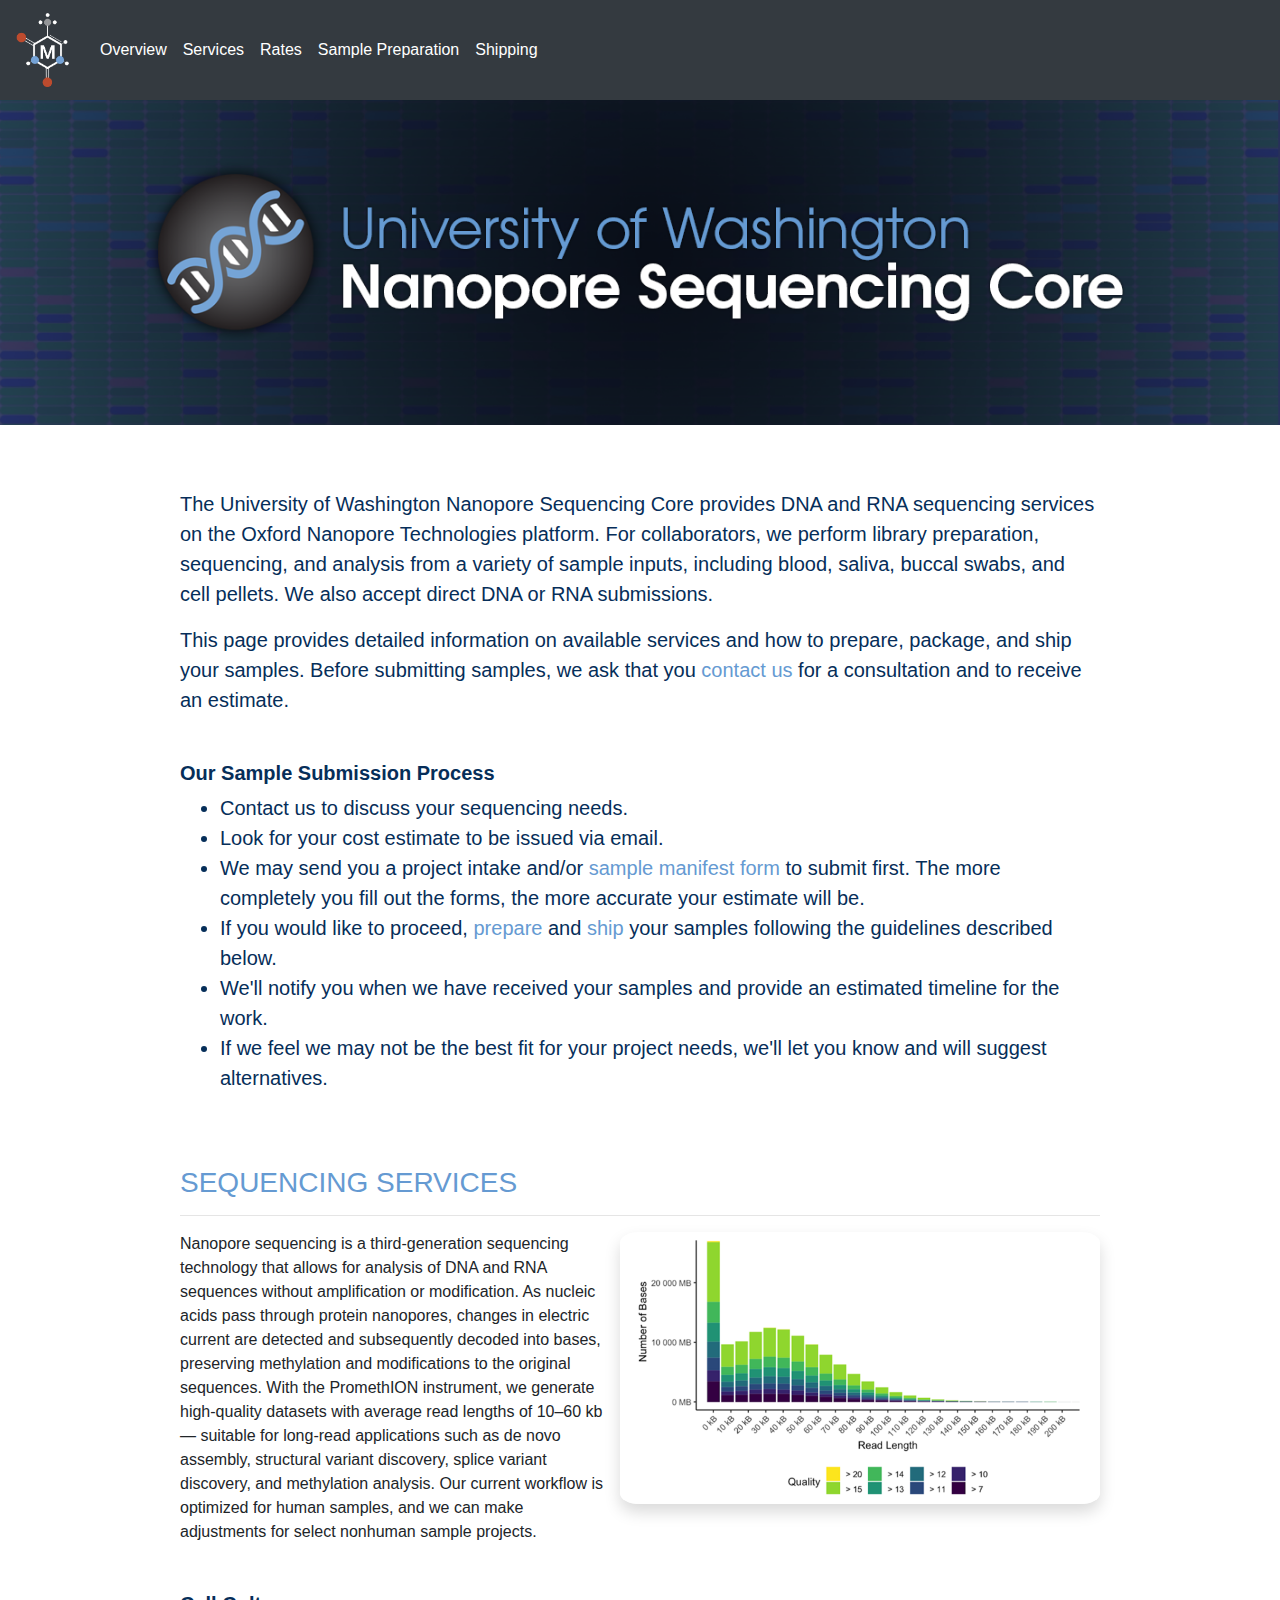
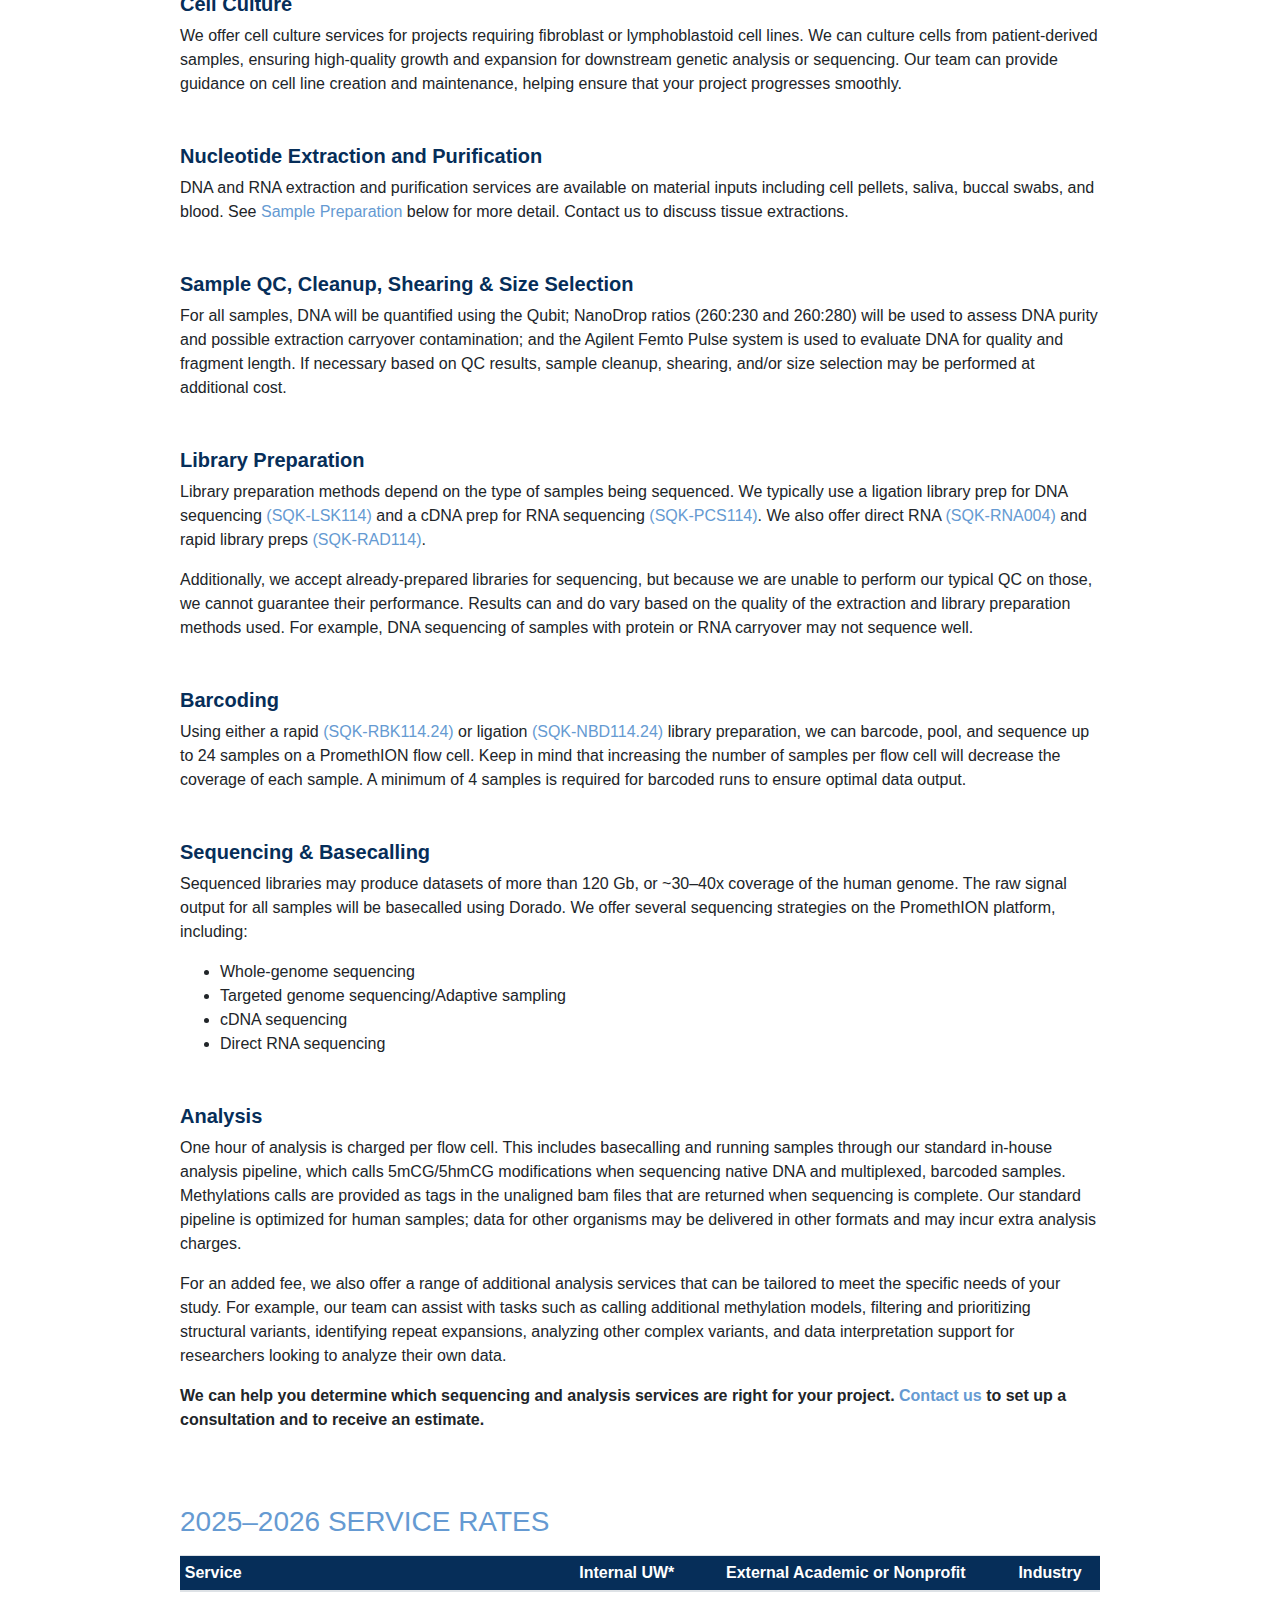
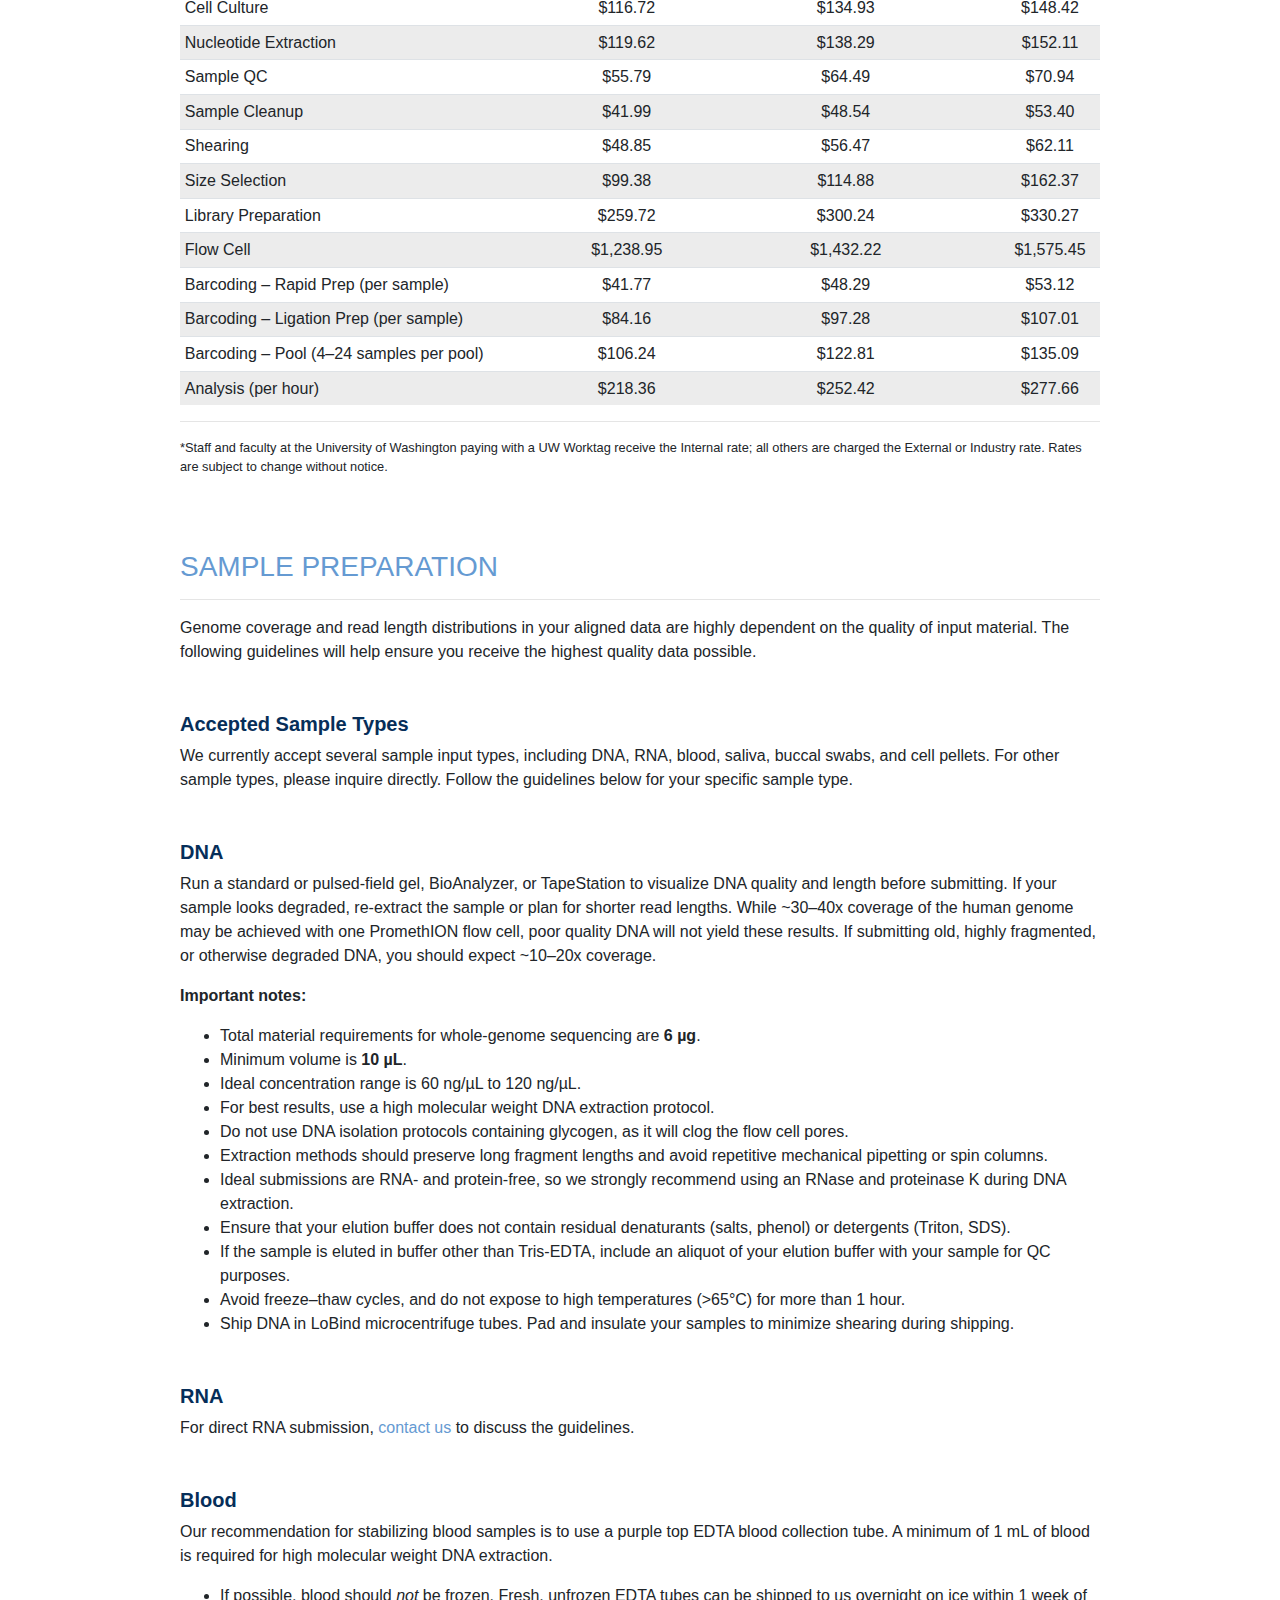
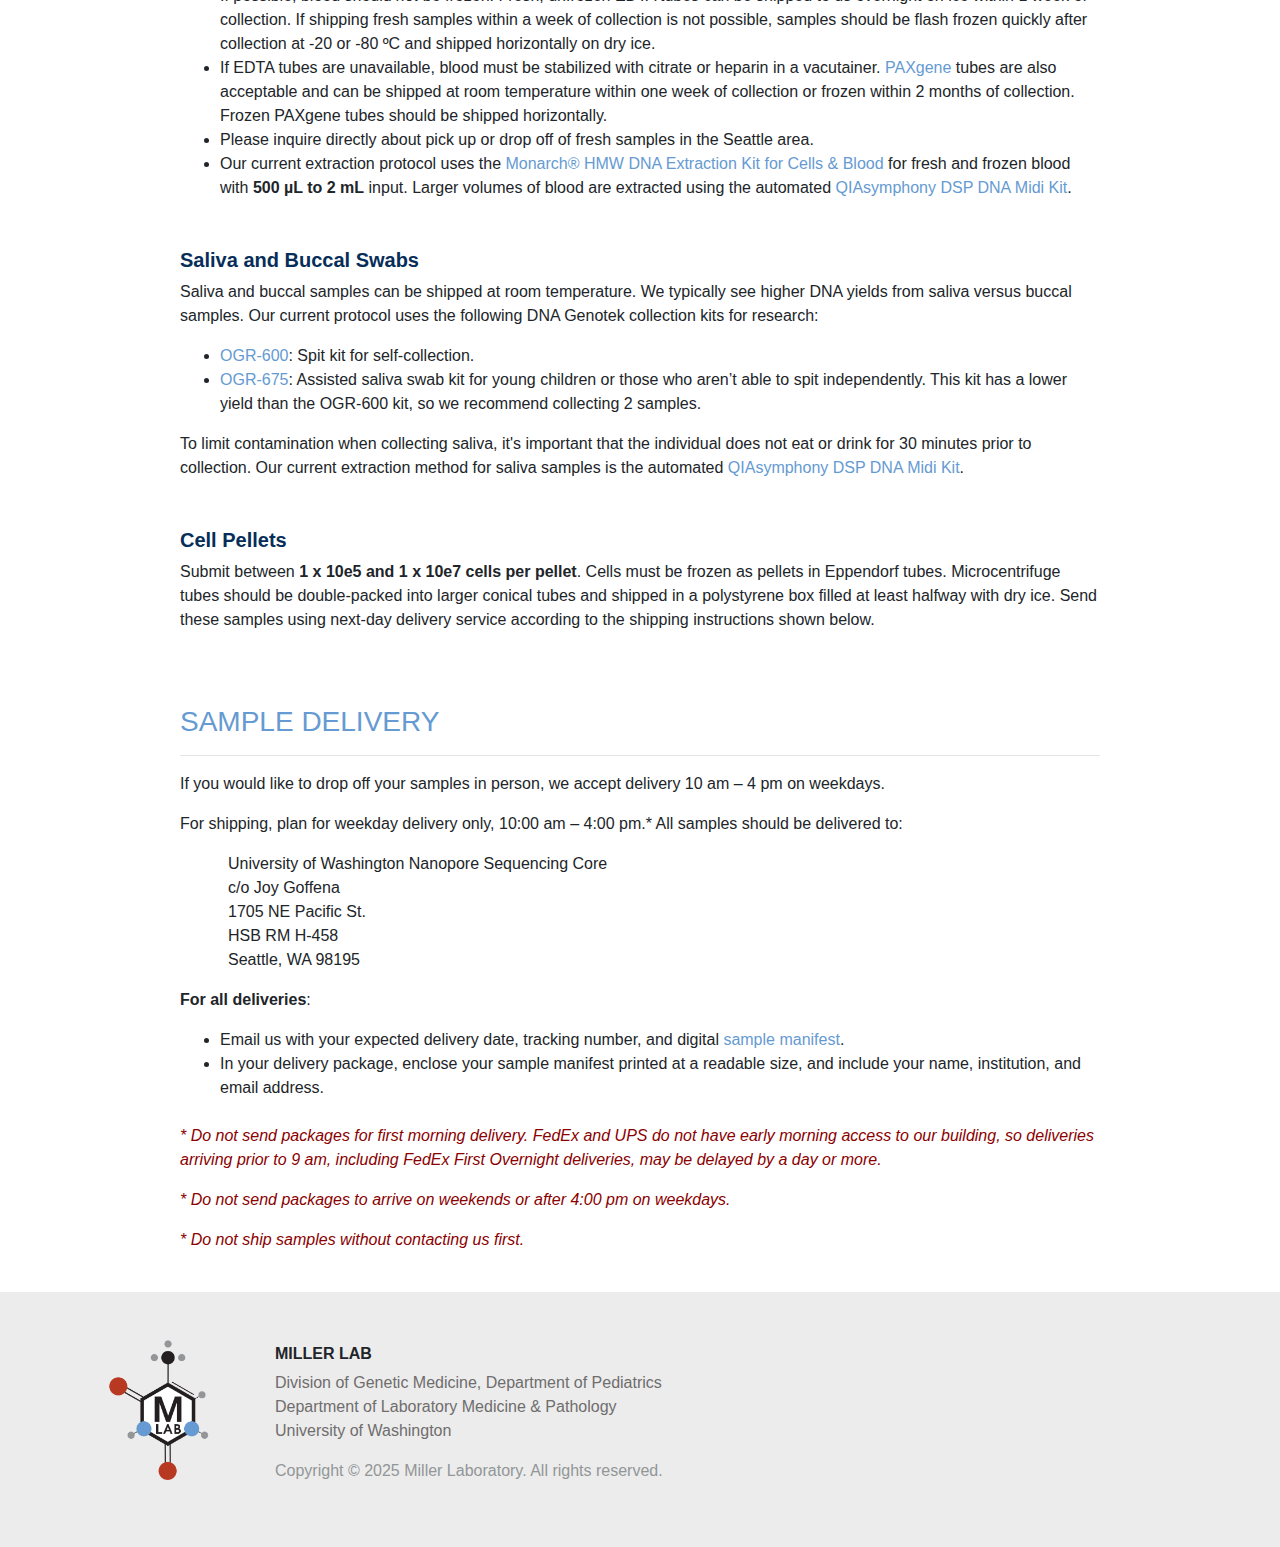
<file: uw-nsc.html>
<!DOCTYPE html>
<html lang="en">
<head>
   <meta charset="UTF-8">
 	<meta http-equiv="X-UA-Compatible" content="IE=edge">
   <meta name="viewport" content="width=device-width, initial-scale=1">
	<meta name="description" content="The University of Washington Nanopore Sequencing Core is run by the Miller Lab, led by Danny E. Miller, MD, PhD, FACMG. Services include DNA/RNA extraction, library preparation, genome sequencing, and data analysis, including methylation calling. Samples are sequenced on an Oxford Nanopore PromethION 24."/>
	<meta name="keywords" content="Danny Miller, Danny E. Miller, long-read sequencing, structural variant, structural variation, unsolved genetic disorder, genetic diagnosis, methylation, Oxford Nanopore Technologies, ONT, Nanopore, LRS, whole-genome sequencing, genetic testing, genomics, genome assembly, diagnostic odyssey, UW-NSC, Nanopore Sequencing Core, Univeristy of Washington"/>
   <title>UW Nanopore Sequencing Core</title>
	<link rel="shortcut icon" type="image/png" href="images/favicon.png">
   <!-- Bootstrap -->
   <link href="css/bootstrap-4.4.1.css" rel="stylesheet">
   <link href="css/styles.css" rel="stylesheet" type="text/css">
</head>

<body>

	<!---Navbar--->

	<nav class="navbar navbar-expand-lg navbar-dark bg-dark sticky-top">
      <a class="navbar-brand" href="index.html" target="_blank" rel="noopener noreferrer"><img src="images/MillerLabLogo-Mark-Reverse.png" alt="Miller Lab" width="60" id="Home"></a>
		<button class="navbar-toggler"
			type="button"
			data-toggle="collapse"
			data-target="#navbarSupportedContent"
			aria-controls="navbarSupportedContent"
			aria-expanded="false"
			aria-label="Toggle navigation">
			<span class="navbar-toggler-icon"></span>
		</button>
      <div class="collapse navbar-collapse" id="navbarSupportedContent" data-toggle="collapse" data-target=".navbar-collapse">
        	<ul class="navbar-nav mr-auto">
          	<li class="nav-item active">
			  		<a class="nav-link text-white" href="#top">Overview
				  	<span class="sr-only">(current)</span></a> </li>
          	<li class="nav-item">
			 		<a class="nav-link text-white" href="#CoreServices">Services</a> </li>
	          <li class="nav-item">
			  		<a class="nav-link text-white" href="#Rates">Rates</a> </li>
   	      <li class="nav-item">
			  		<a class="nav-link text-white" href="#SamplePrep">Sample Preparation</a> </li>
   	      <li class="nav-item">
				  	<a class="nav-link text-white" href="#Shipping">Shipping</a> </li>
        	</ul>
      </div>
   </nav>


	<!---Banner--->

   <header>
		<img class="embed-responsive" src="images/UW-NSC_banner.png" alt="NSC banner" id="top">
   </header>


	<!---Intro--->

	<section>
      <div class="container">
	  	<br><br>
        	<div class="row">
          	<div class="col-lg-8 mb-4 mt-3 offset-xl-1 col-xl-10 text-left lead" style="color:#062E59">
			  		<p>The University of Washington Nanopore Sequencing Core provides DNA and RNA sequencing services on the Oxford Nanopore Technologies platform. For collaborators, we perform library preparation, sequencing, and analysis from a variety of sample inputs, including blood, saliva, buccal swabs, and cell pellets. We also accept direct DNA or RNA submissions.</p>
					<p>This page provides detailed information on available services and how to prepare, package, and ship your samples. Before submitting samples, we ask that you <a href="mailto:MillerLabSeq@uw.edu?Subject=UW NSC Consultation Request">contact us</a> for a consultation and to receive an estimate. </p>
					<br>
					<h5><strong>Our Sample Submission Process</strong></h5>
					<ul>
						<li>Contact us to discuss your sequencing needs.</li>
						<li>Look for your cost estimate to be issued via email.</li>
						<li>We may send you a project intake and/or <a href="https://docs.google.com/spreadsheets/d/e/2PACX-1vQRdopwvstR9OcZdygVceEtkhlLF_UDuHp_uu5RfJ5Ot9gM1u1GNP4MoTi_auR69A/pub?output=xlsx">sample manifest form</a> to submit first. The more completely you fill out the forms, the more accurate your estimate will be.</li>
						<li>If you would like to proceed, <a href="#SamplePrep">prepare</a> and <a href="#Shipping">ship</a> your samples following the guidelines described below.</li>
						<li>We'll notify you when we have received your samples and provide an estimated timeline for the work.</li>
						<li>If we feel we may not be the best fit for your project needs, we'll let you know and will suggest alternatives.</li>
					</ul>
          	</div>
        	</div>
      </div>
  	</section>


	<!---Services--->


	<section id="CoreServices">
		<div class="container">
			<hr style="border-color:white">
      </div>
   </section>
	<section>
		<div class="container">
       	<div class="row">
          	<div class="col-lg-8 mb-4 offset-xl-1 col-xl-10">
          		<h3 style="color:#659AD2" class="text-left">SEQUENCING SERVICES</h3>
					<hr>
			  			<img src="images/NSC_GenomeSequencing.png" class="float-right mb-3 ml-2 shadow" style="width:30em; border-radius:4%" alt="Nanopore read length">
						<p class="text-left">Nanopore sequencing is a third-generation sequencing technology that allows for analysis of DNA and RNA sequences without amplification or modification. As nucleic acids pass through protein nanopores, changes in electric current are detected and subsequently decoded into bases, preserving methylation and modifications to the original sequences. With the PromethION instrument, we generate high-quality datasets with average read lengths of 10–60 kb — suitable for long-read applications such as de novo assembly, structural variant discovery, splice variant discovery, and methylation analysis. Our current workflow is optimized for human samples, and we can make adjustments for select nonhuman sample projects.</p>

							<h5 style="color:#062E59" class="text-left mt-5"><strong>Cell Culture</strong></h5>
								<p>We offer cell culture services for projects requiring fibroblast or lymphoblastoid cell lines. We can culture cells from patient-derived samples, ensuring high-quality growth and expansion for downstream genetic analysis or sequencing. Our team can provide guidance on cell line creation and maintenance, helping ensure that your project progresses smoothly.</p>

							<h5 style="color:#062E59" class="text-left mt-5"><strong>Nucleotide Extraction and Purification</strong></h5>
								<p>DNA and RNA extraction and purification services are available on material inputs including cell pellets, saliva, buccal swabs, and blood. See <a href="#SamplePrep">Sample Preparation</a> below for more detail. Contact us to discuss tissue extractions.</p>

          				<h5 style="color:#062E59" class="text-left mt-5"><strong>Sample QC, Cleanup, Shearing &amp; Size Selection</strong></h5>
			  					<p>For all samples, DNA will be quantified using the Qubit; NanoDrop ratios (260:230 and 260:280) will be used to assess DNA purity and possible extraction carryover contamination; and the Agilent Femto Pulse system is used to evaluate DNA for quality and fragment length. If necessary based on QC results, sample cleanup, shearing, and/or size selection may be performed at additional cost.</p>

							<h5 style="color:#062E59" class="text-left mt-5"><strong>Library Preparation</strong></h5>
								<p>Library preparation methods depend on the type of samples being sequenced. We typically use a ligation library prep for DNA sequencing <a href="https://nanoporetech.com/document/genomic-dna-by-ligation-sqk-lsk114" target="_blank" rel="noopener noreferrer">(SQK-LSK114)</a> and a cDNA prep for RNA sequencing <a href="https://nanoporetech.com/document/pcr-cdna-sequencing-v14-sqk-pcs114" target="_blank" rel="noopener noreferrer">(SQK-PCS114)</a>. We also offer direct RNA <a href="https://nanoporetech.com/document/direct-rna-sequencing-sqk-rna004" target="_blank" rel="noopener noreferrer">(SQK-RNA004)</a> and rapid library preps <a href="https://nanoporetech.com/document/rapid-sequencing-sqk-rad114" target="_blank" rel="noopener noreferrer">(SQK-RAD114)</a>.</p>
								<p>Additionally, we accept already-prepared libraries for sequencing, but because we are unable to perform our typical QC on those, we cannot guarantee their performance. Results can and do vary based on the quality of the extraction and library preparation methods used. For example, DNA sequencing of samples with protein or RNA carryover may not sequence well.</p>

							<h5 style="color:#062E59" class="text-left mt-5"><strong>Barcoding</strong></h5>
								<p>Using either a rapid <a href="https://nanoporetech.com/document/rapid-sequencing-gdna-barcoding-sqk-rbk114" target="_blank" rel="noopener noreferrer">(SQK-RBK114.24)</a> or ligation <a href="https://nanoporetech.com/document/ligation-sequencing-amplicons-native-barcoding-v14-sqk-nbd114-24" target="_blank" rel="noopener noreferrer">(SQK-NBD114.24)</a> library preparation, we can barcode, pool, and sequence up to 24 samples on a PromethION flow cell. Keep in mind that increasing the number of samples per flow cell will decrease the coverage of each sample. A minimum of 4 samples is required for barcoded runs to ensure optimal data output.</p>

          				<h5 style="color:#062E59" class="text-left mt-5"><strong>Sequencing &amp; Basecalling</strong></h5>
								<p>Sequenced libraries may produce datasets of more than 120 Gb, or ~30–40x coverage of the human genome. The raw signal output for all samples will be basecalled using Dorado. We offer several sequencing strategies on the PromethION platform, including:</p>
				  					<ul class="text-left">
										<li>Whole-genome sequencing</li>
				  						<li>Targeted genome sequencing/Adaptive sampling</li>
				  						<li>cDNA sequencing</li>
				  						<li>Direct RNA sequencing</li>
									</ul>

   	       			<h5 style="color:#062E59" class="text-left mt-5"><strong>Analysis</strong></h5>
				  				<p>One hour of analysis is charged per flow cell. This includes basecalling and running samples through our standard in-house analysis pipeline, which calls 5mCG/5hmCG modifications when sequencing native DNA and multiplexed, barcoded samples. Methylations calls are provided as tags in the unaligned bam files that are returned when sequencing is complete. Our standard pipeline is optimized for human samples; data for other organisms may be delivered in other formats and may incur extra analysis charges.</p>
								<p>For an added fee, we also  offer a range of additional analysis services that can be tailored to meet the specific needs of your study. For example, our team can assist with tasks such as calling additional methylation models, filtering and prioritizing structural variants, identifying repeat expansions, analyzing other complex variants, and data interpretation support for researchers looking to analyze their own data.</p>
							<p class="text-left"><strong>We can help you determine which sequencing and analysis services are right for your project. <a href="mailto:MillerLabSeq@uw.edu?Subject=UW NSC Consultation Request">Contact us</a> to set up a consultation and to receive an estimate. </strong></p>
          	</div>
		  	</div>
      </div>
   </section>


	<!---Rates--->

	<section id="Rates">
		<div class="container">
		<hr style="border-color:white">
        	</div>
   </section>
	<section>
		<div class="container">
       	<div class="row">
          	<div class="col-lg-8 mb-4 offset-xl-1 col-xl-10">
          		<h3 style="color:#659AD2" class="text-left">2025–2026 SERVICE RATES</h3>
			  		<p></p>
					<table class="table table-sm">
  						<thead>
    						<tr style="background-color:#062E59" class="text-white">
      						<th class="text-left">Service</th>
    							<th class="text-center">Internal UW*</th>
     							<th class="text-center">External Academic or Nonprofit</th>
     							<th class="text-center">Industry</th>
	    					</tr>
  						</thead>
  						<tbody>
   	 					<tr>
      						<td>Cell Culture</td>
     							<td class="text-center">$116.72</td>
     							<td class="text-center">$134.93</td>
     							<td class="text-center">$148.42</td>
    						</tr>
							<tr>
    						<tr style="background-color:#ECECEC">
								<td>Nucleotide Extraction</td>
     							<td class="text-center">$119.62</td>
     							<td class="text-center">$138.29</td>
     							<td class="text-center">$152.11</td>
    						</tr>
    						<tr>
      						<td>Sample QC</td>
     							<td class="text-center">$55.79</td>
     							<td class="text-center">$64.49</td>
     							<td class="text-center">$70.94</td>
    						</tr>
    						<tr style="background-color:#ECECEC">
      						<td>Sample Cleanup</td>
     							<td class="text-center">$41.99</td>
     							<td class="text-center">$48.54</td>
     							<td class="text-center">$53.40</td>
    						</tr>
    						<tr>
      						<td>Shearing</td>
     							<td class="text-center">$48.85</td>
     							<td class="text-center">$56.47</td>
     							<td class="text-center">$62.11</td>
    						</tr>
    						<tr style="background-color:#ECECEC">
      						<td>Size Selection</td>
     							<td class="text-center">$99.38</td>
     							<td class="text-center">$114.88</td>
     							<td class="text-center">$162.37</td>
    						</tr>
    						<tr>
      						<td>Library Preparation</td>
     							<td class="text-center">$259.72</td>
     							<td class="text-center">$300.24</td>
     							<td class="text-center">$330.27</td>
    						</tr>
							<tr style="background-color:#ECECEC">
      						<td>Flow Cell</td>
     							<td class="text-center">$1,238.95</td>
     							<td class="text-center">$1,432.22</td>
     							<td class="text-center">$1,575.45</td>
    						</tr>
    						<tr>
      						<td>Barcoding – Rapid Prep (per sample)</td>
     							<td class="text-center">$41.77</td>
     							<td class="text-center">$48.29</td>
     							<td class="text-center">$53.12</td>
    						</tr>
    						<tr style="background-color:#ECECEC">
      						<td>Barcoding – Ligation Prep (per sample)</td>
     							<td class="text-center">$84.16</td>
     							<td class="text-center">$97.28</td>
     							<td class="text-center">$107.01</td>
    						</tr>
    						<tr>
      						<td>Barcoding – Pool (4–24 samples per pool)</td>
     							<td class="text-center">$106.24</td>
     							<td class="text-center">$122.81</td>
     							<td class="text-center">$135.09</td>
    						</tr>
    						<tr style="background-color:#ECECEC">
      						<td>Analysis (per hour)</td>
    	 						<td class="text-center">$218.36</td>
    	 						<td class="text-center">$252.42</td>
    	 						<td class="text-center">$277.66</td>
    						</tr>
						</tbody>
					</table>
					<hr>
					<small><p class="text-left">*Staff and faculty at the University of Washington paying with a UW Worktag receive the Internal rate; all others are charged the External or Industry rate. Rates are subject to change without notice.</p></small>
          	</div>
		  	</div>
      </div>
   </section>


	<!---Sample Prep instruction--->

	<section id="SamplePrep">
		<div class="container">
			<hr style="border-color:white">
      </div>
   </section>
	<section>
		<div class="container">
       	<div class="row">
          	<div class="col-lg-8 mb-4 offset-xl-1 col-xl-10">
          		<h3 style="color:#659AD2" class="text-left">SAMPLE PREPARATION</h3>
					<hr>
						<p>Genome coverage and read length distributions in your aligned data are highly dependent on the quality of input material. The following guidelines will help ensure you receive the highest quality data possible.</p>

					<h5 style="color:#062E59" class="text-left mt-5"><strong>Accepted Sample Types</strong></h5>
						<p>We currently accept several sample input types, including DNA, RNA, blood, saliva, buccal swabs, and cell pellets. For other sample types, please inquire directly. Follow the guidelines below for your specific sample type.</p>

					<h5 style="color:#062E59" class="text-left mt-5"><strong>DNA</strong></h5>
						<p>Run a standard or pulsed-field gel, BioAnalyzer, or TapeStation to visualize DNA quality and length before submitting. If your sample looks degraded, re-extract the sample or plan for shorter read lengths. While ~30–40x coverage of the human genome may be achieved with one PromethION flow cell, poor quality DNA will not yield these results. If submitting old, highly fragmented, or otherwise degraded DNA, you should expect ~10–20x coverage.</p>
						<p><strong>Important notes:</strong></p>
						<ul>
							<li>Total material requirements for whole-genome sequencing are <strong>6 µg</strong>.</li>
 							<li>Minimum volume is <strong>10 µL</strong>.</li>
							<li>Ideal concentration range is 60 ng/µL to 120 ng/µL.</li>
 							<li>For best results, use a high molecular weight DNA extraction protocol.</li>
							<li>Do not use DNA isolation protocols containing glycogen, as it will clog the flow cell pores.</li>
							<li>Extraction methods should preserve long fragment lengths and avoid repetitive mechanical pipetting or spin columns.</li>
 							<li>Ideal submissions are RNA- and protein-free, so we <emphasis>strongly recommend</emphasis> using an RNase and proteinase K during DNA extraction.</li>
 							<li>Ensure that your elution buffer does not contain residual denaturants (salts, phenol) or detergents (Triton, SDS).</li>
							<li>If the sample is eluted in buffer other than Tris-EDTA, include an aliquot of your elution buffer with your sample for QC purposes. </li>
 							<li>Avoid freeze&ndash;thaw cycles, and do not expose to high temperatures (&#62;65&deg;C) for more than 1 hour.</li>
							<li>Ship DNA in LoBind microcentrifuge tubes. Pad and insulate your samples to minimize shearing during shipping.</li>
 						</ul>

					<h5 style="color:#062E59" class="text-left mt-5"><strong>RNA</strong></h5>
						<p>For direct RNA submission, <a href="mailto:MillerLabSeq@uw.edu?Subject=UW NSC Consultation Request">contact us</a> to discuss the guidelines.</p>

					<h5 style="color:#062E59" class="text-left mt-5"><strong>Blood</strong></h5>
						<p>Our recommendation for stabilizing blood samples is to use a purple top EDTA blood collection tube. A minimum of 1 mL of blood is required for high molecular weight DNA extraction.</p>
						<ul>
							<li>If possible, blood should <em>not</em> be frozen. Fresh, unfrozen EDTA tubes can be shipped to us overnight on ice within 1 week of collection. If shipping fresh samples within a week of collection is not possible, samples should be flash frozen quickly after collection at -20 or -80 ºC and shipped horizontally on dry ice.</li>
							<li>If EDTA tubes are unavailable, blood must be stabilized with citrate or heparin in a vacutainer. <a href="https://www.qiagen.com/us/products/discovery-and-translational-research/sample-collection-stabilization/dna/paxgene-blood-dna-tubes/PAXgene" target="_blank" rel="noopener noreferrer"> PAXgene</a> tubes are also acceptable and can be shipped at room temperature within one week of collection or frozen within 2 months of collection. Frozen PAXgene tubes should be shipped horizontally.</li>
							<li>Please inquire directly about pick up or drop off of fresh samples in the Seattle area.</li>
							<li>Our current extraction protocol uses the <a href="https://www.neb.com/products/t3050-monarch-hmw-dna-extraction-kit-for-cells-and-blood#Product%20Information" target="_blank" rel="noopener noreferrer">Monarch&reg; HMW DNA Extraction Kit for Cells &amp; Blood</a> for fresh and frozen blood with <strong>500 µL to 2 mL</strong> input. Larger volumes of blood are extracted using the automated <a href="https://www.qiagen.com/us/products/diagnostics-and-clinical-research/sample-processing/qiasymphony-dsp-dna-kits-us?catno=937255" target="_blank" rel="noopener noreferrer">QIAsymphony DSP DNA Midi Kit</a>.</li>
						</ul>

					<h5 style="color:#062E59" class="text-left mt-5"><strong>Saliva and Buccal Swabs</strong></h5>
						<p>Saliva and buccal samples can be shipped at room temperature. We typically see higher DNA yields from saliva versus buccal samples. Our current protocol uses the following DNA Genotek collection kits for research:</p>
							<ul>
								<li><a href="https://www.dnagenotek.com/us/products/collection-human/oragene-discover/600-series/OGR-600" target="_blank" rel="noopener noreferrer">OGR-600</a>: Spit kit for self-collection.</li>
								<li><a href="https://www.dnagenotek.com/us/products/collection-human/oragene-discover/600-series/OGR-675" target="_blank" rel="noopener noreferrer">OGR-675</a>: Assisted saliva swab kit for young children or those who aren’t able to spit independently. This kit has a lower yield than the OGR-600 kit, so we recommend collecting 2 samples.</li>
							</ul>
						<p>To limit contamination when collecting saliva, it's important that the individual does not eat or drink for 30 minutes prior to collection. Our current extraction method for saliva samples is the automated <a href="https://www.qiagen.com/us/products/diagnostics-and-clinical-research/sample-processing/qiasymphony-dsp-dna-kits-us?catno=937255" target="_blank" rel="noopener noreferrer">QIAsymphony DSP DNA Midi Kit</a>.</p>

					<h5 style="color:#062E59" class="text-left mt-5"><strong>Cell Pellets</strong></h5>
						<p>Submit between <strong>1 x 10e5 and 1 x 10e7 cells per pellet</strong>. Cells must be frozen as pellets in Eppendorf tubes. Microcentrifuge tubes should be double-packed into larger conical tubes and shipped in a polystyrene box filled at least halfway with dry ice. Send these samples using next-day delivery service according to the <a id="Shipping">shipping instructions</a> shown below.</p>
          	</div>
		  	</div>
      </div>
   </section>


	<!---Shipping--->

	<section id="Shipping">
		<div class="container">
			<hr style="border-color:white">
      </div>
   </section>
	<section>
		<div class="container">
       	<div class="row">
          	<div class="col-lg-8 mb-4 offset-xl-1 col-xl-10">
          		<h3 style="color:#659AD2" class="text-left">SAMPLE DELIVERY</h3>
					<hr>
					<p>If you would like to drop off your samples in person, we accept delivery 10 am – 4 pm on weekdays.</p>
					<p>For shipping, plan for weekday delivery only, 10:00 am – 4:00 pm.* All samples should be delivered to:</p>
			  		<p class="ml-5">University of Washington Nanopore Sequencing Core
			  			<br>c/o Joy Goffena
			  			<br>1705 NE Pacific St.
			  			<br>HSB RM H-458
			  			<br>Seattle, WA 98195</p>
					<p><strong>For all deliveries</strong>:
						<ul>
							<li>Email us with your expected delivery date, tracking number, and digital <a href="https://docs.google.com/spreadsheets/d/e/2PACX-1vQRdopwvstR9OcZdygVceEtkhlLF_UDuHp_uu5RfJ5Ot9gM1u1GNP4MoTi_auR69A/pub?output=xlsx">sample manifest</a>.</li>
							<li>In your delivery package, enclose your sample manifest printed at a readable size, and include your name, institution, and email address.</li>
						</ul>
					</p>
			  		<p class="mt-4" style="color:darkred"><em>* Do not send packages for first morning delivery. FedEx and UPS do not have early morning access to our building, so deliveries arriving prior to 9 am, including FedEx First Overnight deliveries, may be delayed by a day or more.</em></p>
			  		<p style="color:darkred"><em>* Do not send packages to arrive on weekends or after 4:00 pm on weekdays.</em></p>
			  		<p style="color:darkred"><em>* Do not ship samples without contacting us first.</em></p>
          	</div>
		  	</div>
      </div>
   </section>



<!---Footer--->

  	<footer class="text-left" style="background-color:#ECECEC">
      <div class="container">
        	<div class="row">
          	<div class="text-center col-sm-12 col-lg-2 mt-5 mb-5">
			 		<img alt="Miller Lab logo" style="height: 140px;" src="images/MillerLabLogo-Mark1.png" data-holder-rendered="true">
				</div>
          	<div class="col-sm-12 col-lg-10 mt-1 mb-5">
			  	<br><br>
              	<h6><strong>MILLER LAB</strong></h6>
					<p style="color:#6F6D6D">Division of Genetic Medicine, Department of Pediatrics
					<br>Department of Laboratory Medicine &amp; Pathology
					<br>University of Washington
			  		</p>
		 			<p><font color="#929697">Copyright © 2025 Miller Laboratory. All rights reserved.</font></p>
          	</div>
        	</div>
      </div>
   </footer>



   <!-- jQuery (necessary for Bootstrap's JavaScript plugins) -->
   <script src="js/jquery-3.4.1.min.js"></script>
   <!-- Include all compiled plugins (below), or include individual files as needed -->
   <script src="js/popper.min.js"></script>
   <script src="js/bootstrap-4.4.1.js"></script>
</body>
</html>
</file>
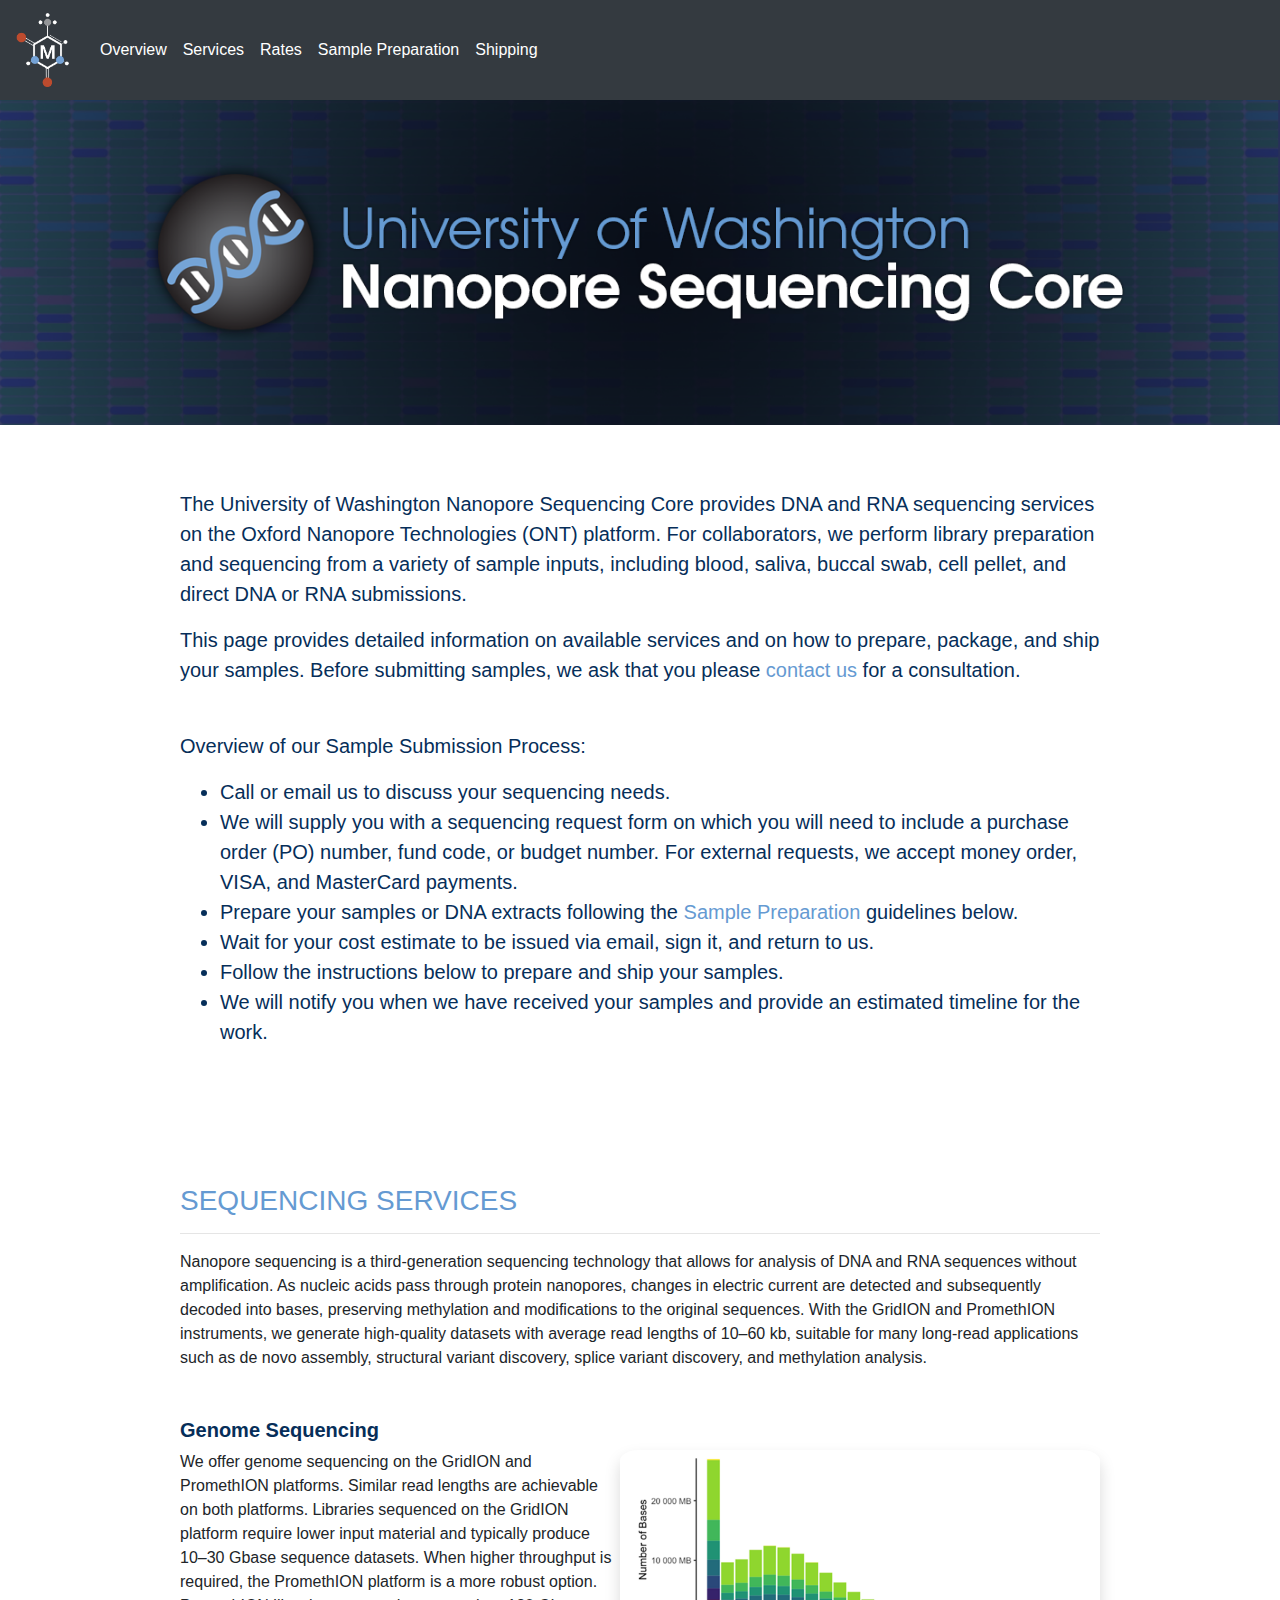
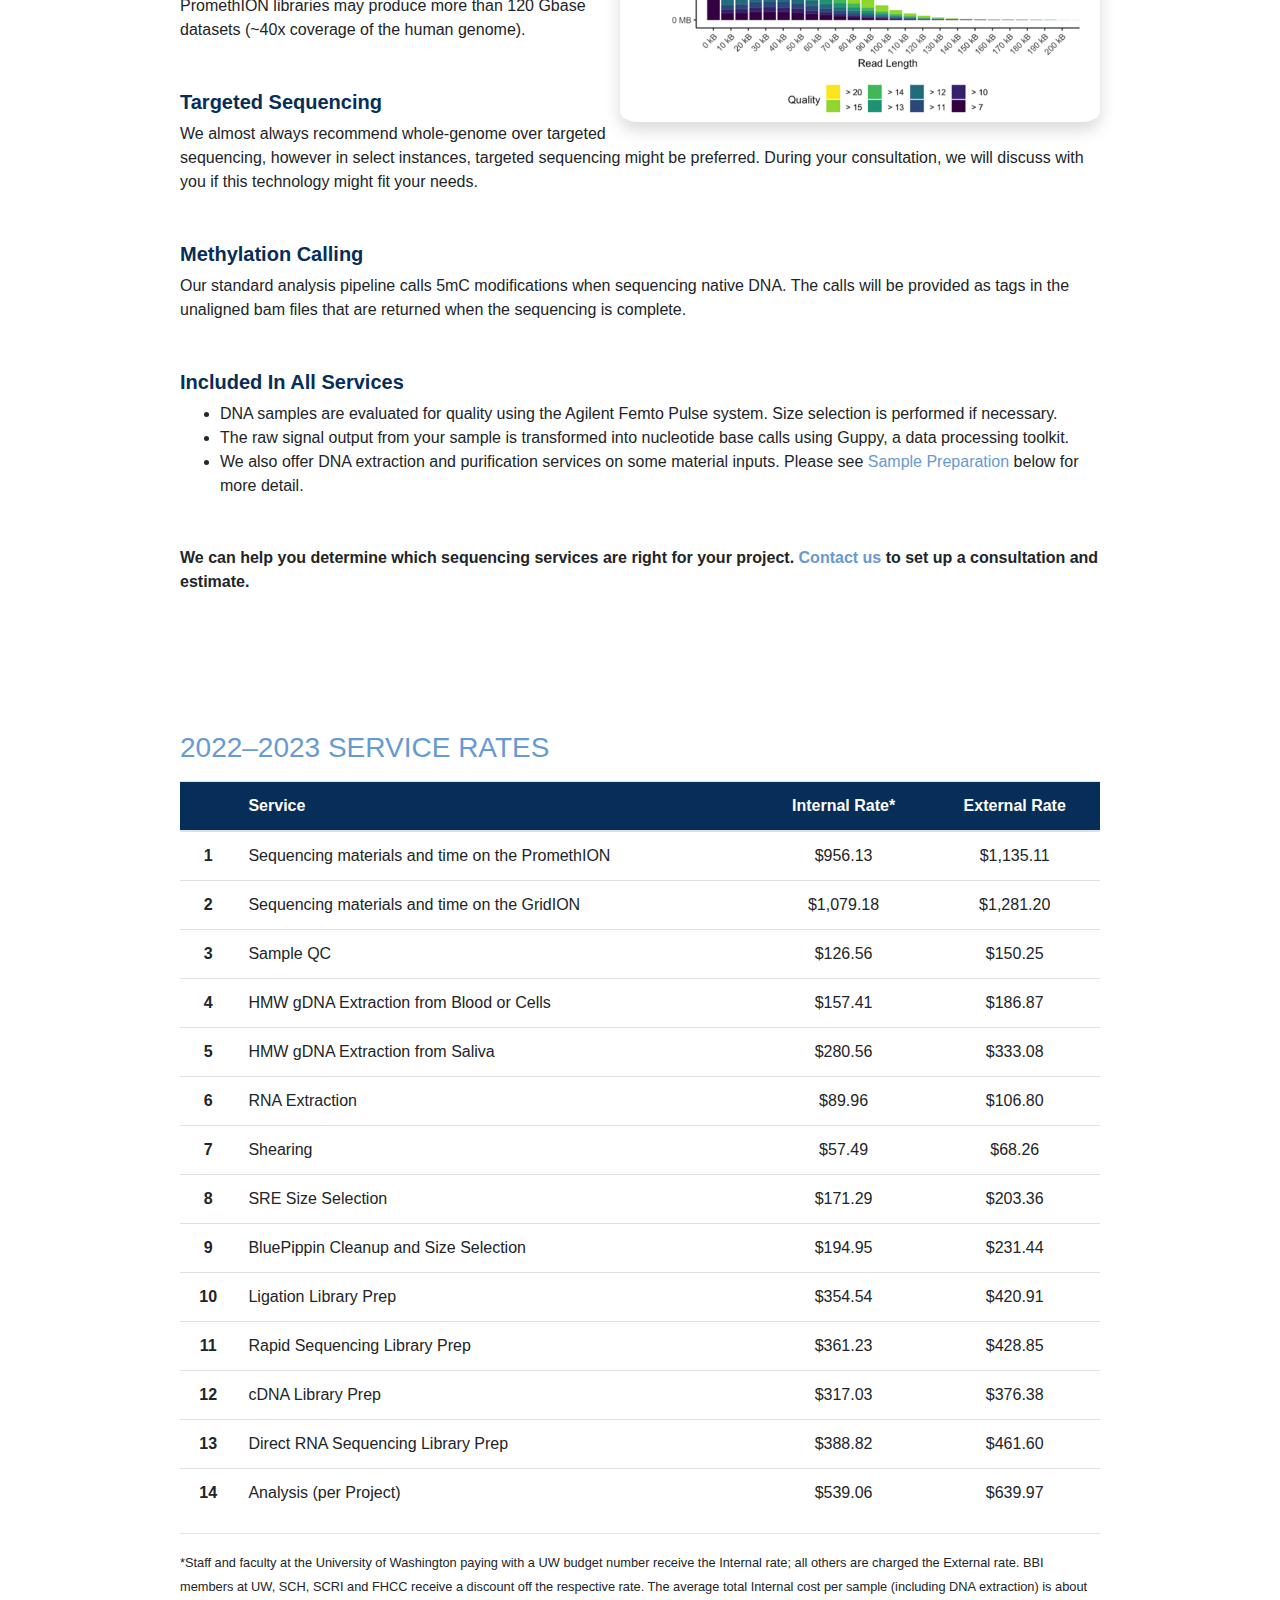
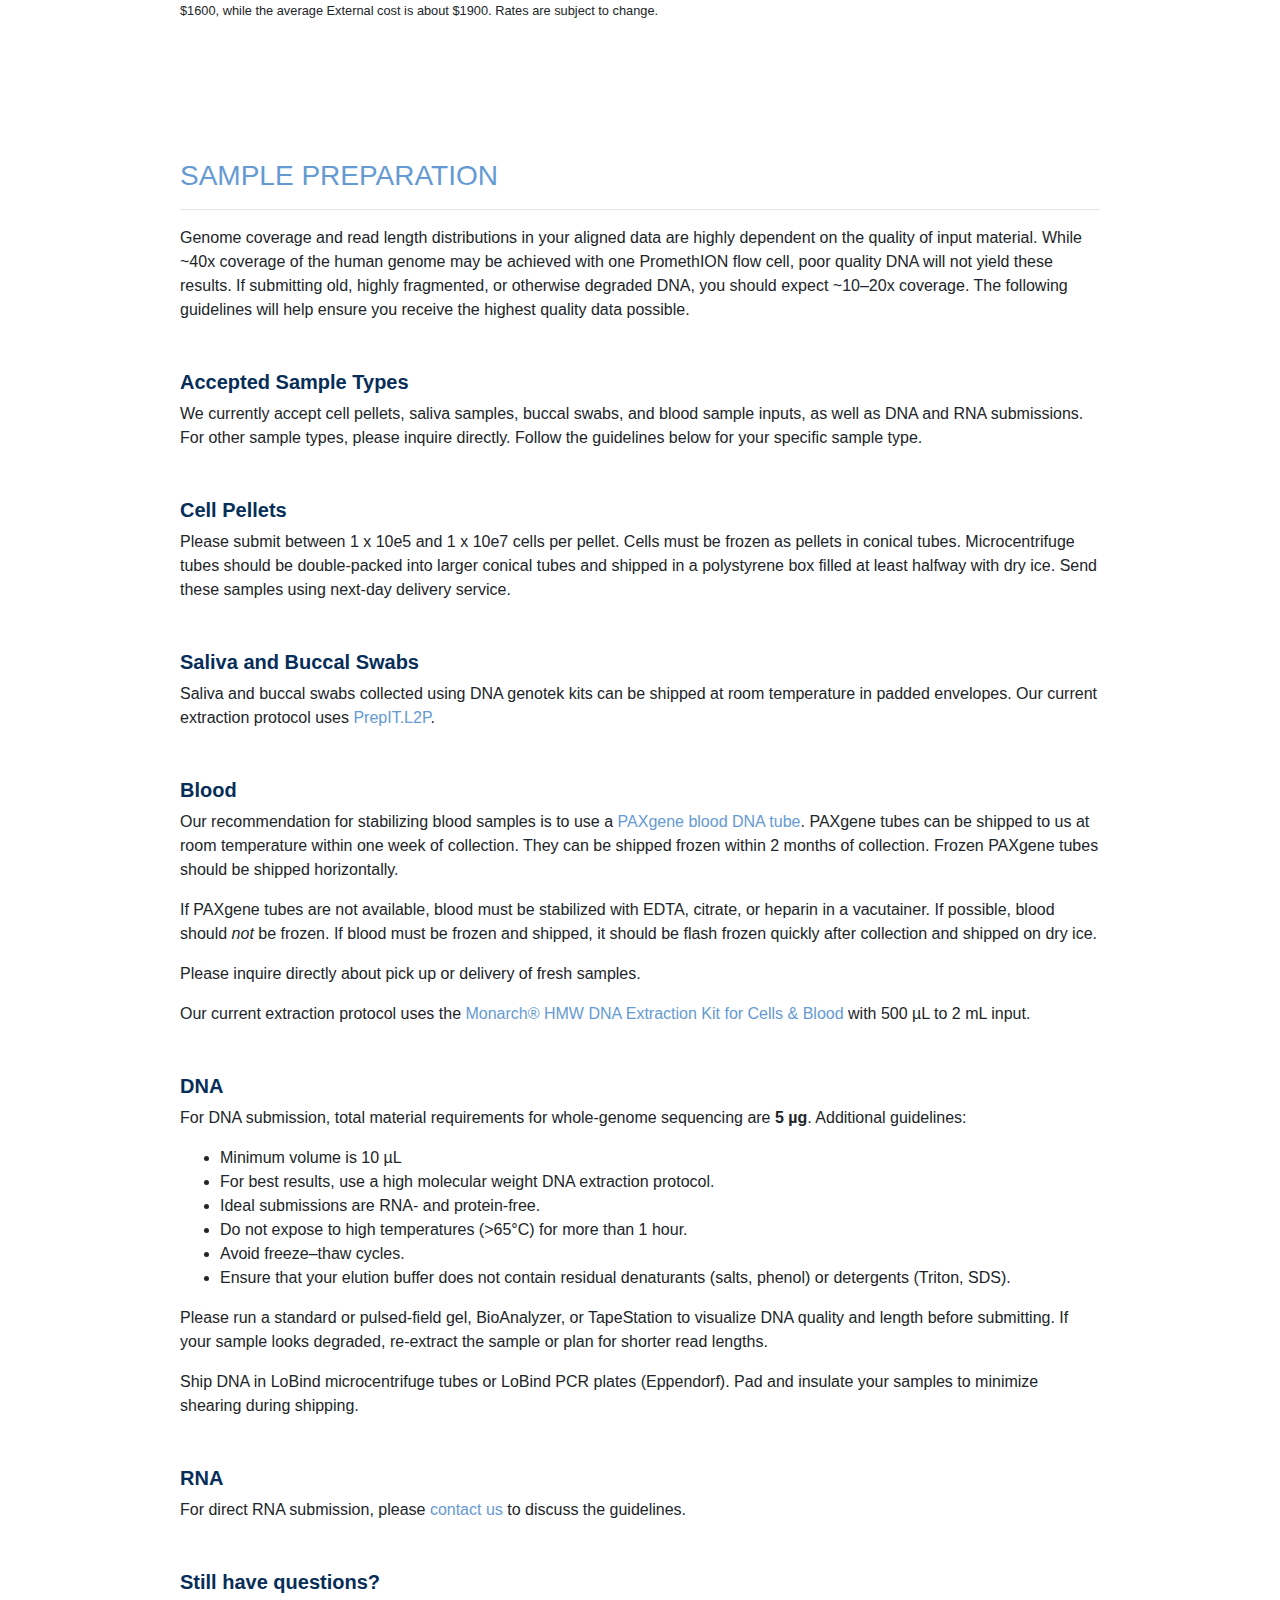
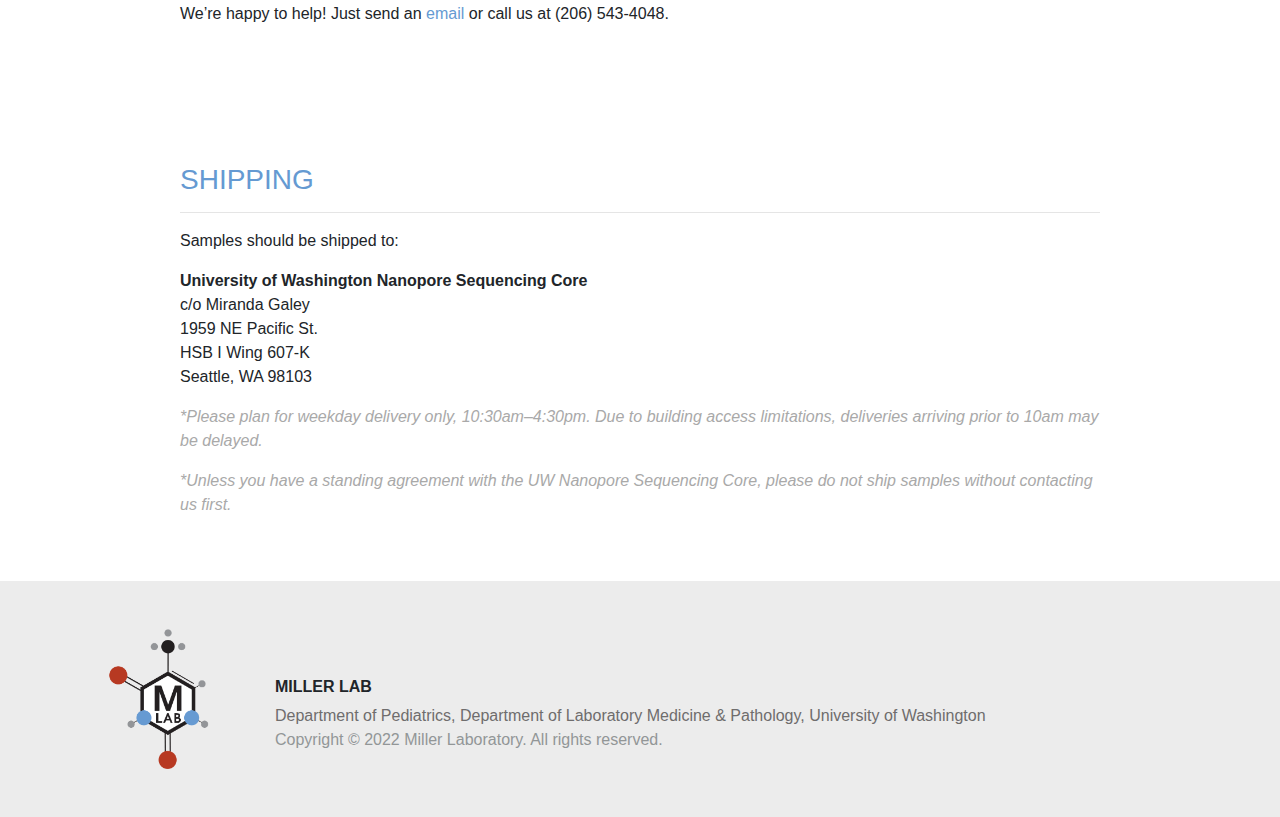
<file: uw-nsc1.html>
<!DOCTYPE html>
<html lang="en">
  <head>
    <meta charset="UTF-8">
    <meta http-equiv="X-UA-Compatible" content="IE=edge">
    <meta name="viewport" content="width=device-width, initial-scale=1">
	<meta name="description" content="The University of Washington Nanopore Sequencing Core is a part of the Miller Lab, led by Danny E. Miller, MD, PhD. Services include DNA extraction, library preparation, genome sequencing, and methylation calling. Samples are sequenced on an Oxford Nanopore PromethION 24 or on an Oxford Nanopore GridION."/>
	<meta name="keywords" content="Danny Miller, Danny E. Miller, long-read sequencing, structural variant, structural variation, unsolved genetic disorder, genetic diagnosis, methylation, Oxford Nanopore Technologies, ONT, Nanopore, LRS, whole-genome sequencing, genetic testing, genomics, genome assembly, diagnostic odyssey"/>
    <title>UW Nanopore Sequencing Core</title>
	<link rel="shortcut icon" type="image/png" href="images/favicon.png">
    <!-- Bootstrap -->
    <link href="css/bootstrap-4.4.1.css" rel="stylesheet">
    <link href="css/styles.css" rel="stylesheet" type="text/css">
  </head>

<body>
	
	
<!---Navbar--->	
	
	<nav class="navbar navbar-expand-lg navbar-dark bg-dark sticky-top">
      <a class="navbar-brand" href="index.html" target="_blank" rel="noopener noreferrer"><img src="images/MillerLabLogo-Mark-Reverse.png" alt="Miller Lab" width="60" id="Home"></a>
		<button class="navbar-toggler" 
				type="button" 
				data-toggle="collapse" 
				data-target="#navbarSupportedContent" 
				aria-controls="navbarSupportedContent" 
				aria-expanded="false" 
				aria-label="Toggle navigation"> 
			<span class="navbar-toggler-icon"></span> 
		</button>
      <div class="collapse navbar-collapse" id="navbarSupportedContent" data-toggle="collapse" data-target=".navbar-collapse">
        <ul class="navbar-nav mr-auto">
          <li class="nav-item active"> 
			  <a class="nav-link text-white" href="#top">Overview 
				  <span class="sr-only">(current)</span></a> </li>			
          <li class="nav-item"> 
			  <a class="nav-link text-white" href="#CoreServices">Services</a> </li>
          <li class="nav-item"> 
			  <a class="nav-link text-white" href="#Rates">Rates</a> </li>
          <li class="nav-item"> 		  
			  <a class="nav-link text-white" href="#SamplePrep">Sample Preparation</a> </li>
          <li class="nav-item"> 
			  <a class="nav-link text-white" href="#Shipping">Shipping</a> </li>
        </ul>
      </div>
    </nav>
 
	
<!---Banner--->	
	
    <header>
	  <img class="embed-responsive" src="images/UW-NSC_banner.png" alt="NSC banner" id="top">
    </header>
	
	
<!---Intro--->	
	
	<section>		
      <div class="container">
	  <br>
	  <br>		  
        <div class="row">
          	<div class="col-lg-8 mb-4 mt-3 offset-xl-1 col-xl-10 text-left lead" style="color:#062E59">
			  	<p>The University of Washington Nanopore Sequencing Core provides DNA and RNA sequencing services on the Oxford Nanopore Technologies (ONT) platform. For collaborators, we perform library preparation and sequencing from a variety of sample inputs, including blood, saliva, buccal swab, cell pellet, and direct DNA or RNA submissions.</p>
				<p>This page provides detailed information on available services and on how to prepare, package, and ship your samples. Before submitting samples, we ask that you please <a href="mailto:uwont@uw.edu?Subject=UW NSC Consultation Request">contact us</a> for a consultation. </p>
				<br>
				<p><strong>Overview of our Sample Submission Process:</strong></p>
					<ul>
						<li>Call or email us to discuss your sequencing needs.</li>
						<li>We will supply you with a sequencing request form on which you will need to include a purchase order (PO) number, fund code, or budget number. For external requests, we accept money order, VISA, and MasterCard payments.</li>
						<li>Prepare your samples or DNA extracts following the <a href="#SamplePrep">Sample Preparation</a> guidelines below.</li>
						<li>Wait for your cost estimate to be issued via email, sign it, and return to us.</li>
						<li>Follow the instructions below to prepare and ship your samples.</li>
						<li>We will notify you when we have received your samples and provide an estimated timeline for the work.</li>
					</ul>				
          </div>
        </div>
      </div>
  	</section>	

	
<!---Services--->	
	
	
	<section>
		<div class="container" id="CoreServices">
			<hr style="border-color:white">
        </div>
    </section>			
	<section>
		<div class="container">
       	  <div class="row">
          	<div class="col-lg-8 mb-4 mt-3 offset-xl-1 col-xl-10">
          		<h3 style="color:#659AD2" class="text-left mt-5">SEQUENCING SERVICES</h3>
					<hr>
			  		<p class="text-left">Nanopore sequencing is a third-generation sequencing technology that allows for analysis of DNA and RNA sequences without amplification. As nucleic acids pass through protein nanopores, changes in electric current are detected and subsequently decoded into bases, preserving methylation and modifications to the original sequences. With the GridION and PromethION instruments, we generate high-quality datasets with average read lengths of 10–60 kb, suitable for many long-read applications such as de novo assembly, structural variant discovery, splice variant discovery, and methylation analysis.</p>
          		<h5 style="color:#062E59" class="text-left mt-5"><strong>Genome Sequencing</strong></h5>
					<p><img src="images/NSC_GenomeSequencing.png" class="float-right mb-3 ml-2 shadow" style="width:30em; border-radius:4%" alt="Nanopore read length">We offer genome sequencing on the GridION and PromethION platforms. Similar read lengths are achievable on both platforms. Libraries sequenced on the GridION platform require lower input material and typically produce 10–30 Gbase sequence datasets. When higher throughput is required, the PromethION platform is a more robust option. PromethION libraries may produce more than 120 Gbase datasets (~40x coverage of the human genome).</p>
          		<h5 style="color:#062E59" class="text-left mt-5"><strong>Targeted Sequencing</strong></h5>
			  		<p class="text-left">We almost always recommend whole-genome over targeted sequencing, however in select instances, targeted sequencing might be preferred. During your consultation, we will discuss with you if this technology might fit your needs.</p>
          		<h5 style="color:#062E59" class="text-left mt-5"><strong>Methylation Calling</strong></h5>
			  		<p class="text-left">Our standard analysis pipeline calls 5mC modifications when sequencing native DNA. The calls will be provided as tags in the unaligned bam files that are returned when the sequencing is complete.</p>	
          		<h5 style="color:#062E59" class="text-left mt-5"><strong>Included In All Services</strong></h5>
			  		<ul class="text-left">
						<li>DNA samples are evaluated for quality using the Agilent Femto Pulse system. Size selection is performed if necessary.</li>
						<li>The raw signal output from your sample is transformed into nucleotide base calls using Guppy, a data processing toolkit.</li>
						<li>We also offer DNA extraction and purification services on some material inputs. Please see <a href="#SamplePrep">Sample Preparation</a> below for more detail.</li>
					</ul>				
          		<p class="text-left mt-5"><strong>We can help you determine which sequencing services are right for your project. <a href="mailto:uwont@uw.edu?Subject=UW NSC Consultation Request">Contact us</a> to set up a consultation and estimate. </strong></p>
          	</div>
		  </div>
        </div>
    </section>	

	
	
<!---Rates--->	
	
	<section>
		<div class="container" id="Rates">
			<hr style="border-color:white">
        </div>
    </section>			
	<section>
		<div class="container">
       	  <div class="row">
          	<div class="col-lg-8 mb-4 mt-3 offset-xl-1 col-xl-10">
          		<h3 style="color:#659AD2" class="text-left mt-5">2022–2023 SERVICE RATES</h3>
			  		<p></p>
					<table class="table">
  						<thead>
    					<tr style="background-color:#062E59" class="text-white">
							<th></th>
      						<th class="text-left">Service</th>
    						<th class="text-center">Internal Rate*</th>
     						<th class="text-center">External Rate</th>
    					</tr>
  						</thead>
  						<tbody>
    					<tr>
							<td class="text-center"><strong>1</strong></td>
      						<td>Sequencing materials and time on the PromethION</td>
      						<td class="text-center">$956.13</td>
      						<td class="text-center">$1,135.11</td>
    					</tr>
    					<tr>
							<td class="text-center"><strong>2</strong></td>
      						<td>Sequencing materials and time on the GridION</td>
      						<td class="text-center">$1,079.18</td>
      						<td class="text-center">$1,281.20</td>
    					</tr>
    						<tr>
							<td class="text-center"><strong>3</strong></td>
      						<td>Sample QC</td>
      						<td class="text-center">$126.56</td>
      						<td class="text-center">$150.25</td>
    					</tr>
    					<tr>
							<td class="text-center"><strong>4</strong></td>
      						<td>HMW gDNA Extraction from Blood or Cells</td>
      						<td class="text-center">$157.41</td>
      						<td class="text-center">$186.87</td>
    					</tr>
    					<tr>
							<td class="text-center"><strong>5</strong></td>
      						<td>HMW gDNA Extraction from Saliva</td>
      						<td class="text-center">$280.56</td>
      						<td class="text-center">$333.08</td>
    					</tr>
    					<tr>
							<td class="text-center"><strong>6</strong></td>
      						<td>RNA Extraction</td>
      						<td class="text-center">$89.96</td>
      						<td class="text-center">$106.80</td>
    					</tr>
    					<tr>
							<td class="text-center"><strong>7</strong></td>
      						<td>Shearing</td>
      						<td class="text-center">$57.49</td>
      						<td class="text-center">$68.26</td>
    					</tr>
    					<tr>
							<td class="text-center"><strong>8</strong></td>
      						<td>SRE Size Selection</td>
      						<td class="text-center">$171.29</td>
      						<td class="text-center">$203.36</td>
    					</tr>
    					<tr>
							<td class="text-center"><strong>9</strong></td>
      						<td>BluePippin Cleanup and Size Selection</td>
      						<td class="text-center">$194.95</td>
      						<td class="text-center">$231.44</td>
    					</tr>
    					<tr>
							<td class="text-center"><strong>10</strong></td>
      						<td>Ligation Library Prep</td>
      						<td class="text-center">$354.54</td>
      						<td class="text-center">$420.91</td>
    					</tr>
    					<tr>
							<td class="text-center"><strong>11</strong></td>
      						<td>Rapid Sequencing Library Prep</td>
      						<td class="text-center">$361.23</td>
      						<td class="text-center">$428.85</td>
    					</tr>
    					<tr>
							<td class="text-center"><strong>12</strong></td>
      						<td>cDNA Library Prep</td>
      						<td class="text-center">$317.03</td>
      						<td class="text-center">$376.38</td>
    					</tr>
    					<tr>
							<td class="text-center"><strong>13</strong></td>
      						<td>Direct RNA Sequencing Library Prep</td>
      						<td class="text-center">$388.82</td>
      						<td class="text-center">$461.60</td>
    					</tr>
    					<tr>
							<td class="text-center"><strong>14</strong></td>
      						<td>Analysis (per Project)</td>
      						<td class="text-center">$539.06</td>
      						<td class="text-center">$639.97</td>
    					</tr>
						</tbody>
				</table>
					<hr>
					<p class="text-left"><small>*Staff and faculty at the University of Washington paying with a UW budget number receive the Internal rate; all others are charged the External rate. BBI members at UW, SCH, SCRI and FHCC receive a discount off the respective rate. The average total Internal cost per sample (including DNA extraction) is about $1600, while the average External cost is about $1900. Rates are subject to change.</small></p>
          	</div>
		  </div>
        </div>
    </section>			
	
	
<!---Sample Prep instruction--->	
	
	<section>
		<div class="container" id="SamplePrep">
			<hr style="border-color:white">
        </div>
    </section>		
	<section>
		<div class="container">
       	  <div class="row">
          	<div class="col-lg-8 mb-4 mt-3 offset-xl-1 col-xl-10">
          		<h3 style="color:#659AD2" class="text-left mt-5">SAMPLE PREPARATION</h3>
					<hr>
					<p>Genome coverage and read length distributions in your aligned data are highly dependent on the quality of input material. While ~40x coverage of the human genome may be achieved with one PromethION flow cell, poor quality DNA will not yield these results. If submitting old, highly fragmented, or otherwise degraded DNA, you should expect ~10–20x coverage. The following guidelines will help ensure you receive the highest quality data possible.</p>
				
				<h5 style="color:#062E59" class="text-left mt-5"><strong>Accepted Sample Types</strong></h5>
					<p>We currently accept cell pellets, saliva samples, buccal swabs, and blood sample inputs, as well as DNA and RNA submissions. For other sample types, please inquire directly. Follow the guidelines below for your specific sample type.</p>
				<h5 style="color:#062E59" class="text-left mt-5"><strong>Cell Pellets</strong></h5>
					<p>Please submit between 1 x 10e5 and 1 x 10e7 cells per pellet. Cells must be frozen as pellets in conical tubes. Microcentrifuge tubes should be double-packed into larger conical tubes and shipped in a polystyrene box filled at least halfway with dry ice. Send these samples using next-day delivery service.</p>
				<h5 style="color:#062E59" class="text-left mt-5"><strong>Saliva and Buccal Swabs</strong></h5>
					<p>Saliva and buccal swabs collected using DNA genotek kits can be shipped at room temperature in padded envelopes. Our current extraction protocol uses <a href="https://www.dnagenotek.com/row/products/reagents-preparation/prepIT/PT-L2P.html" target="_blank" rel="noopener noreferrer">PrepIT.L2P</a>.</p>
				<h5 style="color:#062E59" class="text-left mt-5"><strong>Blood</strong></h5>
					<p>Our recommendation for stabilizing blood samples is to use a <a href="https://www.qiagen.com/us/products/discovery-and-translational-research/sample-collection-stabilization/dna/paxgene-blood-dna-tubes/" target="_blank" rel="noopener noreferrer">PAXgene blood DNA tube</a>. PAXgene tubes can be shipped to us at room temperature within one week of collection. They can be shipped frozen within 2 months of collection. Frozen PAXgene tubes should be shipped horizontally. </p>
					<p>If PAXgene tubes are not available, blood must be stabilized with EDTA, citrate, or heparin in a vacutainer. If possible, blood should <em>not</em> be frozen. If blood must be frozen and shipped, it should be flash frozen quickly after collection and shipped on dry ice.</p>
					<p>Please inquire directly about pick up or delivery of fresh samples.</p>
					<p>Our current extraction protocol uses the <a href="https://www.neb.com/products/t3050-monarch-hmw-dna-extraction-kit-for-cells-and-blood#Product%20Information" target="_blank" rel="noopener noreferrer">Monarch&reg; HMW DNA Extraction Kit for Cells &amp; Blood</a> with 500 µL to 2 mL input. </p>
				<h5 style="color:#062E59" class="text-left mt-5"><strong>DNA</strong></h5>
					<p>For DNA submission, total material requirements for whole-genome sequencing are <strong>5 µg</strong>. Additional guidelines:</p>
						<ul>
 						<li>Minimum volume is 10 µL</li>
 						<li>For best results, use a high molecular weight DNA extraction protocol.</li>
 						<li>Ideal submissions are RNA- and protein-free.</li>
 						<li>Do not expose to high temperatures (&#62;65&deg;C) for more than 1 hour.</li>
 						<li>Avoid freeze&ndash;thaw cycles.</li>
 						<li>Ensure that your elution buffer does not contain residual denaturants (salts, phenol) or detergents (Triton, SDS).</li>
 					</ul>
					<p>Please run a standard or pulsed-field gel, BioAnalyzer, or TapeStation to visualize DNA quality and length before submitting. If your sample looks degraded, re-extract the sample or plan for shorter read lengths.</p>
					<p>Ship DNA in LoBind microcentrifuge tubes or LoBind PCR plates (Eppendorf). Pad and insulate your samples to minimize shearing during shipping.</p>
				<h5 style="color:#062E59" class="text-left mt-5"><strong>RNA</strong></h5>
					<p>For direct RNA submission, please <a href="mailto:uwont@uw.edu?Subject=UW NSC Consultation Request">contact us</a> to discuss the guidelines.</p>	
				<h5 style="color:#062E59" class="text-left mt-5"><strong>Still have questions?</strong></h5>
					<p>We’re happy to help! Just send an <a href="mailto:uwont@uw.edu?Subject=UW NSC Consultation Request">email</a> or call us at (206) 543-4048.</p>
          	</div>
		  </div>
        </div>
    </section>	
	
	
<!---Shipping--->	
	
	<section>
		<div class="container" id="Shipping">
			<hr style="border-color:white">
        </div>
    </section>				
	<section>
		<div class="container">
       	  <div class="row">
          	<div class="col-lg-8 mb-4 mt-3 offset-xl-1 col-xl-10">
          		<h3 style="color:#659AD2" class="text-left mt-5">SHIPPING</h3>
				<hr>
					<p>Samples should be shipped to:</p>
			  		<p><strong>University of Washington Nanopore Sequencing Core</strong>
			  		<br>c/o Miranda Galey
			  		<br>1959 NE Pacific St.
			  		<br>HSB I Wing 607-K
			  		<br>Seattle, WA 98103</p>
			  		<p style="color:darkgray"><em>*Please plan for weekday delivery only, 10:30am–4:30pm. Due to building access limitations, deliveries arriving prior to 10am may be delayed.</em></p>
			  		<p style="color:darkgray"><em>*Unless you have a standing agreement with the UW Nanopore Sequencing Core, please do not ship samples without contacting us first.</em></p>
          	</div>
		  </div>
        </div>
    </section>	
			
	

	
	<br>
	
<!---Footer--->	
	
  	<footer class="text-left" style="background-color:#ECECEC">
      <div class="container">
        <div class="row">
          <div class="text-center col-sm-12 col-lg-2 mt-5 mb-5">
			  <img  alt="Miller Lab logo" style="height: 140px;" src="images/MillerLabLogo-Mark1.png" data-holder-rendered="true">
		  </div>  
          <div class="col-sm-12 col-lg-10 mt-5 mb-5">
			  <br><br>
              <h6><strong>MILLER LAB</strong></h6>
				<p style="color:#6F6D6D">Department of Pediatrics, Department of Laboratory Medicine &amp; Pathology, University of Washington 
		 		<br>
				<font color="#929697">Copyright © 2022 Miller Laboratory. All rights reserved.</font></p>
          </div>
        </div>
      </div>
    </footer>
	
	
	
    <!-- jQuery (necessary for Bootstrap's JavaScript plugins) --> 
    <script src="js/jquery-3.4.1.min.js"></script> 
    <!-- Include all compiled plugins (below), or include individual files as needed --> 
    <script src="js/popper.min.js"></script> 
    <script src="js/bootstrap-4.4.1.js"></script>
</body>
</html>
</file>
<file: css/styles.css>
@charset "UTF-8";


/* unvisited link */
a:link {
  color: #659AD2;
}

/* mouse over link */
a:hover {
  color: #0F385E;
}



/* Section titles */

section {
	scroll-margin-top: 80px;
}

h2 {
  color: #659AD2;
  text-align: center;
  font-weight: normal;
}




/* News */

#carousel {
  display: flex;
  overflow-x: auto;

  margin: 0 auto 0 auto;
  width: 88vw;
  height: fit-content;
}

#carousel::-webkit-scrollbar {
  -webkit-overflow-scrolling: touch; /* On touch screens the content continues to scroll for a while after finishing the scroll gesture */
}



.card {
  min-width: 300px;
  min-height: 20vh;
  margin: 12px;
  padding: 0.5em 0.5em 0.5em;
  border-radius: 1em;
  text-align: center;
  box-shadow: 0 5px 10px rgba(0, 0, 0, 0.2);
}

.card img {
  width: 100%;
  border-radius: 1em;
  margin: 0 auto;
  box-shadow: 0 0 10px rgba(0, 0, 0, 0.2);
}
.card .card-title {
  font-weight: 700;
  font-size: 1.25em;
}
.card .btn {
  border-radius: 0.5em;
  background-color: #659AD2;
  color: #ffffff;
  padding: 0.5em 1.5em;
}
.card .btn:hover {
  background-color: rgba(0, 80, 128, 0.7);
  color: #ffffff;
  box-shadow: 0 0 10px rgba(0, 0, 0, 0.2);
}

.card2 {
  min-width: 365px;
  min-height: 20vh;
  margin: 12px;
  padding: 0.5em 0.5em 0.5em;
  border-radius: 1em;
  background-color: white;
  text-align: center;
  box-shadow: 0 5px 10px rgba(0, 0, 0, 0.2);
}

.card2 img {
  width: 100%;
  border-radius: 1em;
  margin: 0 auto;
  box-shadow: 0 0 10px rgba(0, 0, 0, 0.2);
}
.card2 .card-title {
  font-weight: 700;
  font-size: 1.25em;
}
.card2 .btn {
  border-radius: 0.5em;
  background-color: #659AD2;
  color: #ffffff;
  padding: 0.5em 1.5em;
}
.card2 .btn:hover {
  background-color: rgba(0, 80, 128, 0.7);
  color: #ffffff;
  box-shadow: 0 0 10px rgba(0, 0, 0, 0.2);
}

.card3 {
  min-width: 255px;
  min-height: 20vh;
  margin: 12px;
  padding: 0.5em 0.5em 0.5em;
  border-radius: 1em;
  background-color: white;
  text-align: center;
  box-shadow: 0 5px 10px rgba(0, 0, 0, 0.2);
}

.card3 img {
  width: 100%;
  border-radius: 1em;
  margin: 0 auto;
  box-shadow: 0 0 10px rgba(0, 0, 0, 0.2);
}
.card3 .card-title {
  font-weight: 700;
  font-size: 1.25em;
}
.card3 .btn {
  border-radius: 0.5em;
  background-color: #659AD2;
  color: #ffffff;
  padding: 0.5em 1.5em;
}
.card3 .btn:hover {
  background-color: rgba(0, 80, 128, 0.7);
  color: #ffffff;
  box-shadow: 0 0 10px rgba(0, 0, 0, 0.2);
}

.card4 {
  width: 250px;
  margin: 12px;
  box-shadow: 0 2px 5px rgba(0, 0, 0, 0.2);
}
.card4 img {
  width: 100%;
  margin: 0 auto;
}
.card4 .card-title {
  font-weight: 700;
  font-size: 1.25em;
  color: #1C8E5F;
}


/* Tools */
.card-tool {
  min-width: 365px;
  min-height: 20vh;
  margin: 1px;
  padding: 0.5em 0.5em 0.5em;
  border-radius: 1em;
  background-color: #1d304c;
  text-align: left;
  color:#ffffff;
  box-shadow: 0 5px 10px rgba(0, 0, 0, 0.2);
}
.card-tool {
  position: relative;
}
.card-logo {
  position: absolute;
  top: 10px;
  right: 10px;
  width: auto;
  height: 55px;
  pointer-events: none;
}


/* Buttons */

.btn {
  border-radius: 0.5em;
  background: linear-gradient(
    to bottom,
    #7ab1e4 0%,
    #659ad2 50%,
    #4f80b8 100%
  );
  color: #ffffff;
  padding: 0.5em 1.5em;
  border: 1px solid #466e94;
  box-shadow:
    inset 0 1px 2px rgba(255,255,255,0.25),
    0 3px 6px rgba(0,0,0,0.25);
  transition: all 0.15s ease-in-out;
}
.btn:hover {
  background: linear-gradient(
    to bottom,
    #4f80b8 0%,
    #416c9e 50%,
    #355881 100%
  );
  border-color: #355881;
  box-shadow:
    inset 0 1px 2px rgba(255,255,255,0.15),
    0 4px 8px rgba(0,0,0,0.35);
  color: #ffffff;
}
.btn-expired {
  border-radius: 0.5em;
  background: linear-gradient(
    to bottom,
    #b0b0b0 0%,
    #999999 50%,
    #7f7f7f 100%
  );
  color: #555555 !important;
  padding: 0.5em 1.5em;
  border: 1px solid #666666;
  box-shadow:
    inset 0 1px 2px rgba(255,255,255,0.25),
    0 3px 6px rgba(0,0,0,0.25);
  cursor: not-allowed;
  pointer-events: none;
  position: relative;
  overflow: hidden;
}

.btn-expired::after {
  content: "";
  position: absolute;
  top: 0;
  left: 0;
  width: 100%;
  height: 100%;
  background: repeating-linear-gradient(
    45deg,
    rgba(255,255,255,0.3),
    rgba(255,255,255,0.3) 2px,
    transparent 2px,
    transparent 4px
  );
  border-radius: 0.5em;
}

.btn-tool {
  border-radius: 0.5em;
  background: linear-gradient(
    to bottom,
    #cf4a32 0%,
    #b73822 50%,
    #9e2e1c 100%
  );
  color: #ffffff !important;
  padding: 0.5em 1.5em;
  border: 1px solid #802819;
  box-shadow:
    inset 0 1px 2px rgba(255,255,255,0.25),
    0 3px 6px rgba(0,0,0,0.3);
  transition: all 0.15s ease-in-out;
}
.btn-tool:hover {
  background: linear-gradient(
    to bottom,
    #8a2116 0%,
    #761c13 50%,
    #61170f 100%
  );
  border-color: #61170f;
  box-shadow:
    inset 0 1px 2px rgba(255,255,255,0.15),
    0 4px 8px rgba(0,0,0,0.4);
  color: #ffffff !important;
}

.btn-pubs {
  border-radius: 0.5em;
  background: linear-gradient(
    to bottom,
    #4a5e7a 0%,
    #2c3f5c 50%,
    #1d304c 100%
  );
  color: #ffffff;
  padding: 0.5em 1.5em;
  border: 1px solid #1a283d;
  box-shadow:
    inset 0 1px 2px rgba(255,255,255,0.25),
    0 3px 6px rgba(0,0,0,0.3);
  transition: all 0.15s ease-in-out;
}
.btn-pubs:hover {
  background: linear-gradient(
    to bottom,
    #2a3a52 0%,
    #223045 50%,
    #1b2638 100%
  );
  border-color: #1b2638;
  box-shadow:
    inset 0 1px 2px rgba(255,255,255,0.15),
    0 4px 8px rgba(0,0,0,0.4);
  color: #ffffff;
}
.btn-pubs[aria-expanded="true"] {
    background: linear-gradient(
        to bottom,
        #a6322a 0%,
        #802819 50%,
        #661e16 100%
    );
    color: #ffffff;
    border-color: #661e16;
    box-shadow:
      inset 0 1px 2px rgba(255,255,255,0.25),
      0 3px 6px rgba(0,0,0,0.3);
}


/* Circular images */

.rounded-circle {
  width:200px;height:200px;
  background-color: #eed;
  -moz-box-shadow: 0 5px 10px rgba(0, 0, 0, 0.2);
  -webkit-box-shadow: 0 5px 10px rgba(0, 0, 0, 0.2);
  box-shadow: 0 5px 10px rgba(0, 0, 0, 0.2);
  -o-box-shadow: 0 5px 10px rgba(0, 0, 0, 0.2);
  border-radius: 2em;
}
</file>
<file: css/test-styles.css>
@charset "UTF-8";
/* CSS Document */

/* unvisited link */
a:link {
  color: #659AD2;
}

/* mouse over link */
a:hover {
  color: #0F385E;
}

* {
  margin: 0;
  padding: 0;
  box-sizing: border-box;
}


.carousel {
  position: relative;
}
.carousel-control {
  -offset-x: 0;
  cursor: pointer;
  /* Anchor the controls relative to the outer wrapper */
  position: absolute;
  /* Center the controls vertically */
  top: 50%;
  transform: translateY(-50%);
}
.carousel-control.start {
  /* Same as left in LTR and right in RTL */
  inset-inline-start: var(--offset-x);
}
.carousel-control.end {
  /* Same as right in LTR and left in RTL */
  inset-inline-end: var(--offset-x);
}
.carousel-control[aria-disabled='true'] {
  filter: opacity(0.5);
  cursor: not-allowed;
}

.card {
  min-width: 300px;
  min-height: 20vh;
  margin: 12px;
  padding: 0.5em 0.5em 0.5em;
  border-radius: 2em;
  text-align: center;
  box-shadow: 0 5px 10px rgba(0, 0, 0, 0.2);
}

.card img {
  width: 100%;
  border-radius: 1em;
  margin: 0 auto;
  box-shadow: 0 0 10px rgba(0, 0, 0, 0.2);
}
.card .card-title {
  font-weight: 700;
  font-size: 1.25em;
}
.card .btn {
  border-radius: 0.5em;
  background-color: #659AD2;
  color: #ffffff;
  padding: 0.5em 1.5em;
}
.card .btn:hover {
  background-color: rgba(0, 80, 128, 0.7);
  color: #ffffff;
  box-shadow: 0 0 10px rgba(0, 0, 0, 0.2);
}

.card2 {
  min-width: 365px;
  min-height: 20vh;
  margin: 12px;
  padding: 0.5em 0.5em 0.5em;
  border-radius: 2em;
  background-color: white;
  text-align: center;
  box-shadow: 0 5px 10px rgba(0, 0, 0, 0.2);
}

.card2 img {
  width: 100%;
  border-radius: 1em;
  margin: 0 auto;
  box-shadow: 0 0 10px rgba(0, 0, 0, 0.2);
}
.card2 .card-title {
  font-weight: 700;
  font-size: 1.25em;
}
.card2 .btn {
  border-radius: 0.5em;
  background-color: #659AD2;
  color: #ffffff;
  padding: 0.5em 1.5em;
}
.card2 .btn:hover {
  background-color: rgba(0, 80, 128, 0.7);
  color: #ffffff;
  box-shadow: 0 0 10px rgba(0, 0, 0, 0.2);
}

.card3 {
  min-width: 255px;
  min-height: 20vh;
  margin: 12px;
  padding: 0.5em 0.5em 0.5em;
  border-radius: 2em;
  background-color: white;
  text-align: center;
  box-shadow: 0 5px 10px rgba(0, 0, 0, 0.2);
}

.card3 img {
  width: 100%;
  border-radius: 1em;
  margin: 0 auto;
  box-shadow: 0 0 10px rgba(0, 0, 0, 0.2);
}
.card3 .card-title {
  font-weight: 700;
  font-size: 1.25em;
}
.card3 .btn {
  border-radius: 0.5em;
  background-color: #659AD2;
  color: #ffffff;
  padding: 0.5em 1.5em;
}
.card3 .btn:hover {
  background-color: rgba(0, 80, 128, 0.7);
  color: #ffffff;
  box-shadow: 0 0 10px rgba(0, 0, 0, 0.2);
}

/* Buttons */

.btn {
  border-radius: 0.5em;
  background-color: #659AD2;
  color: #ffffff;
  padding: 0.5em 1.5em;
}
.btn:hover {
  background-color: rgba(0, 80, 128, 0.7);
  color: #ffffff;
  box-shadow: 0 0 10px rgba(0, 0, 0, 0.2);
}


/* Publications year buttons */

.pubs .btn {
  border-radius: 0.5em;
  background-color: white;
  color: #B73822;
  padding: 0.5em 1.5em;
}
.pubs .btn:hover {
  border-radius: 0.5em;
  background-color: white;
  color: #ffffff;
}


/* Circular images */

.rounded-circle {
  width:200px;height:200px;
  background-color: #eed;
  -moz-box-shadow: 0 5px 10px rgba(0, 0, 0, 0.2);
  -webkit-box-shadow: 0 5px 10px rgba(0, 0, 0, 0.2);
  box-shadow: 0 5px 10px rgba(0, 0, 0, 0.2);
  -o-box-shadow: 0 5px 10px rgba(0, 0, 0, 0.2);
  border-radius: 2em;
}
</file>
